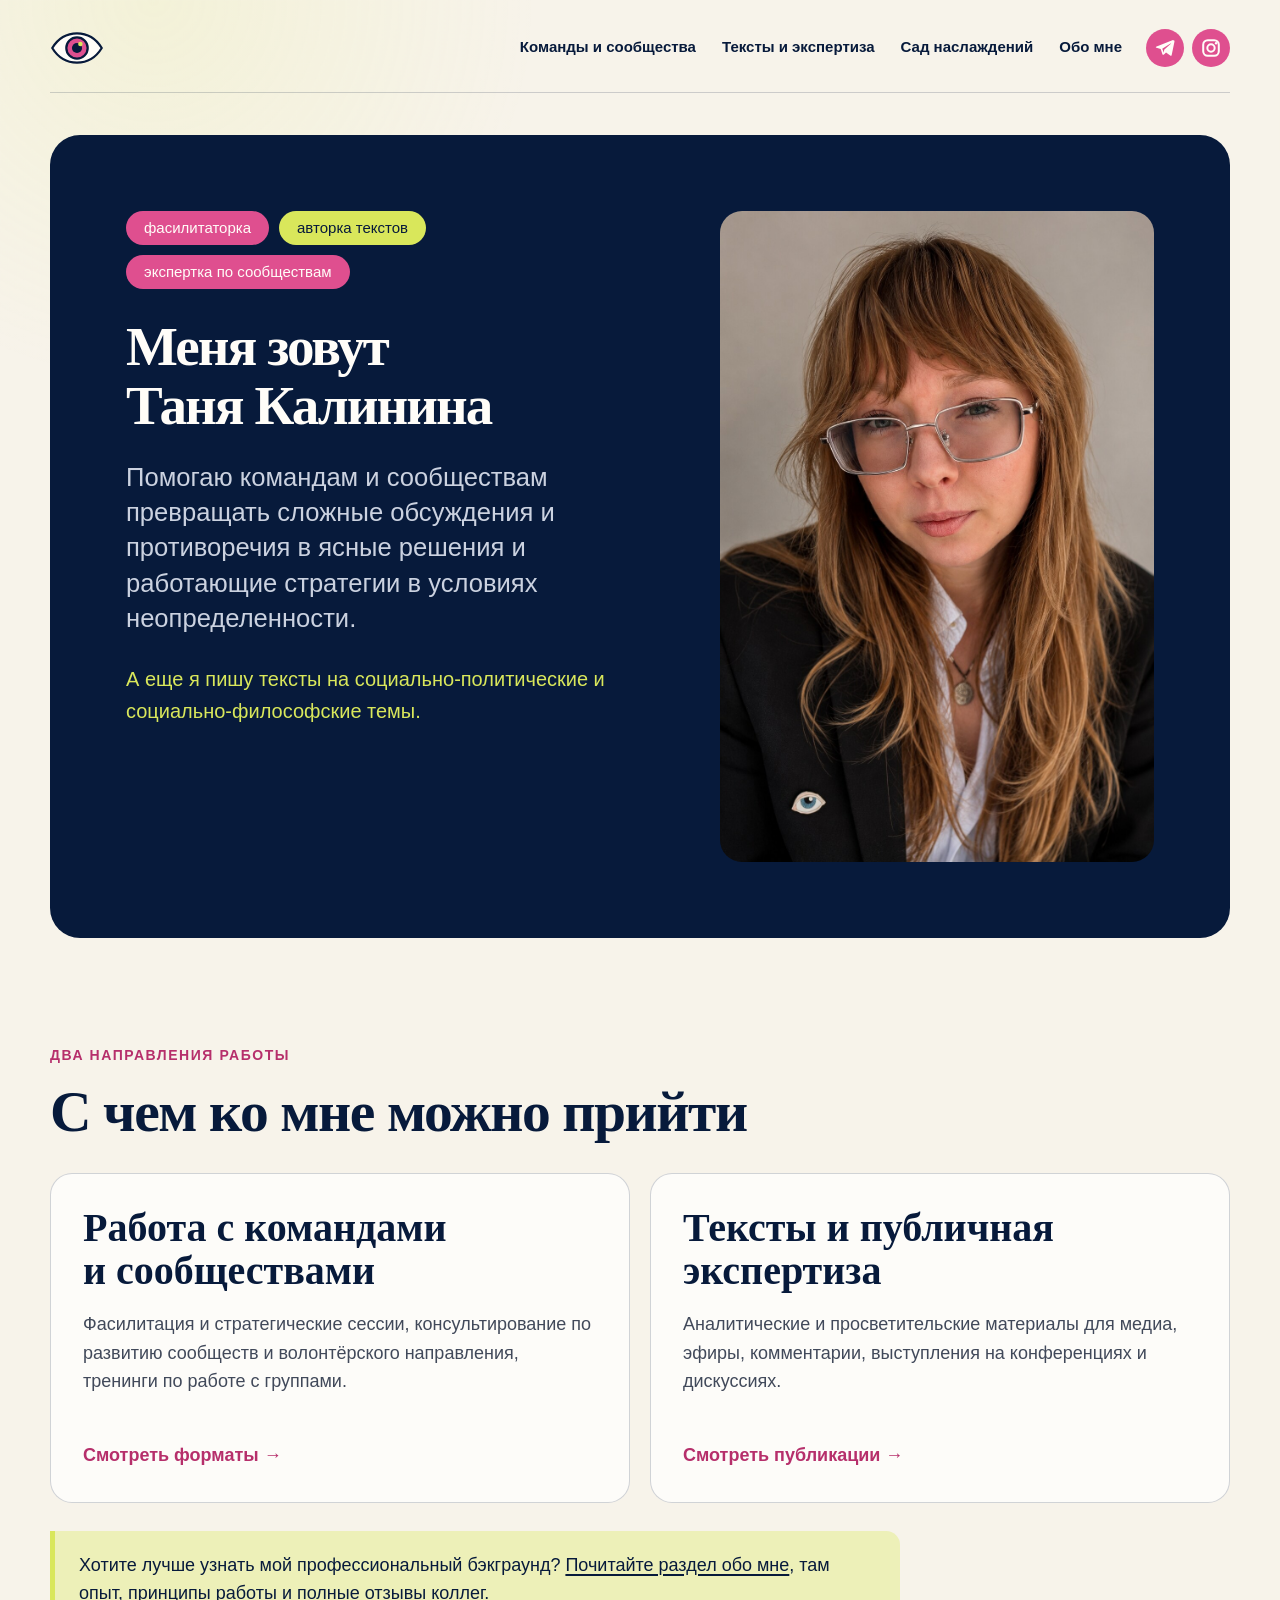
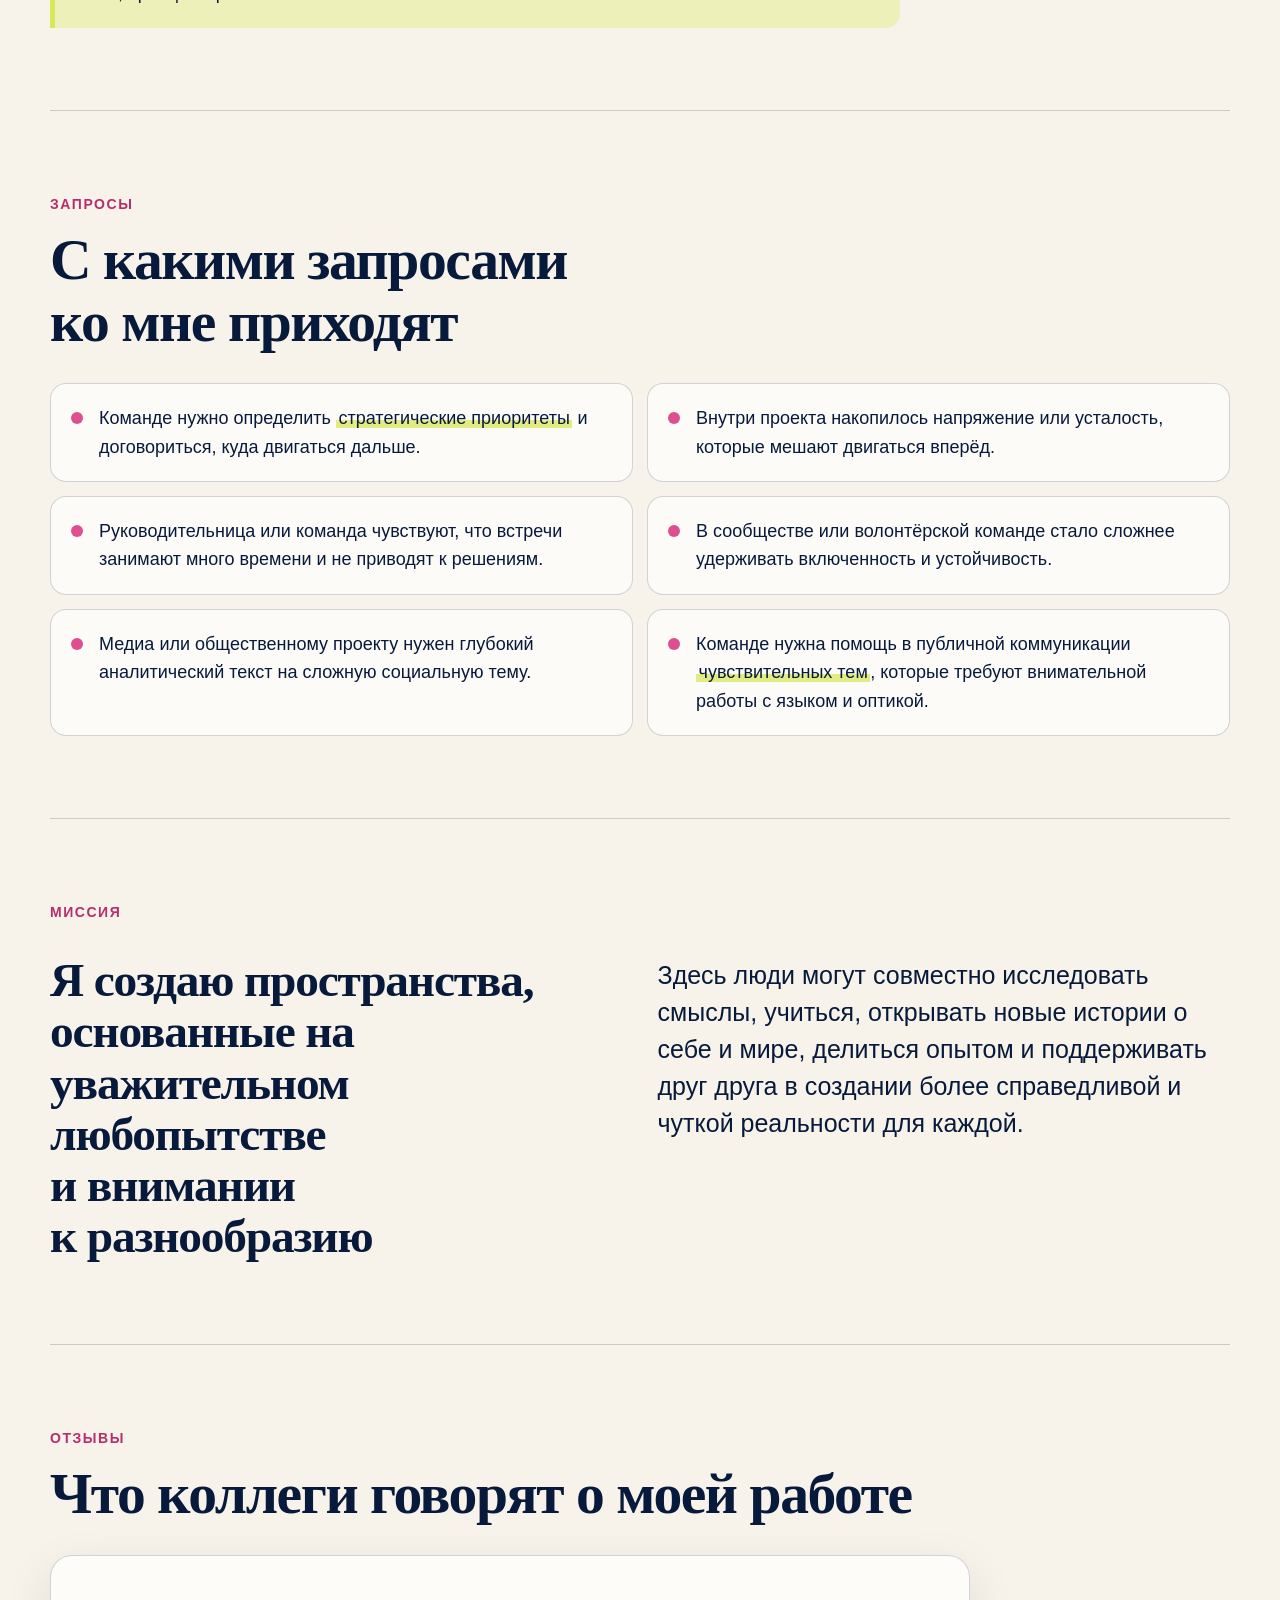
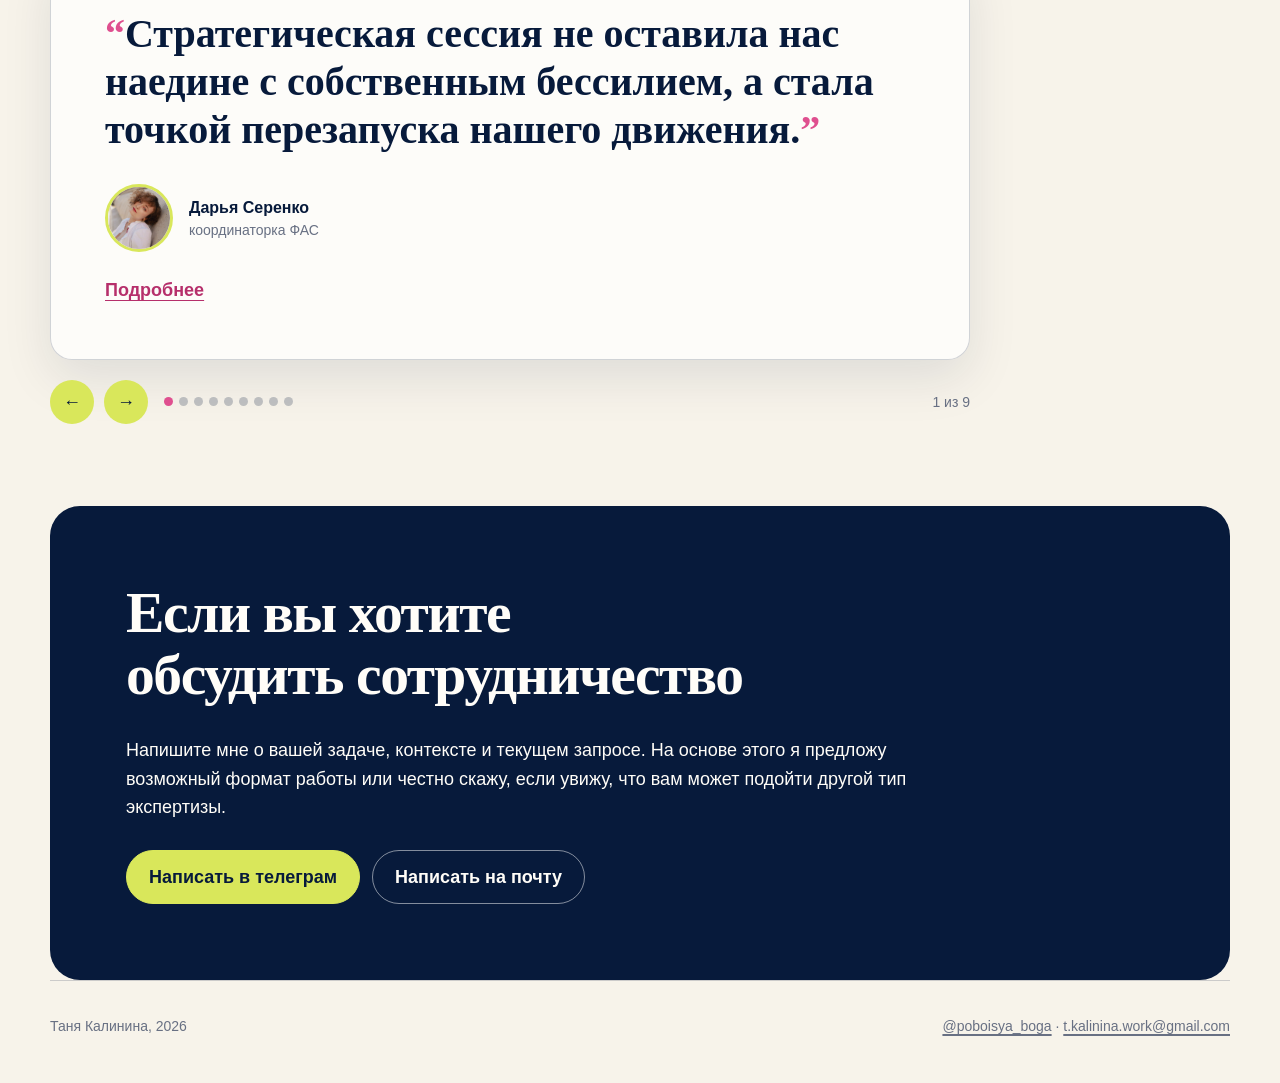
<file: index.html>
<!DOCTYPE html>
<html lang="ru">
<head>
<meta charset="utf-8">
<!-- Google Tag Manager -->
<script>(function(w,d,s,l,i){w[l]=w[l]||[];w[l].push({'gtm.start':
new Date().getTime(),event:'gtm.js'});var f=d.getElementsByTagName(s)[0],
j=d.createElement(s),dl=l!='dataLayer'?'&l='+l:'';j.async=true;j.src=
'https://www.googletagmanager.com/gtm.js?id='+i+dl;f.parentNode.insertBefore(j,f);
})(window,document,'script','dataLayer','GTM-56VS6ZNW');</script>
<!-- End Google Tag Manager -->

<meta name="viewport" content="width=device-width, initial-scale=1, viewport-fit=cover">
<title>Таня Калинина — фасилитаторка, авторка текстов</title>
<meta name="description" content="Помогаю командам и сообществам превращать сложные обсуждения и противоречия в ясные решения и работающие стратегии.">
<link rel="canonical" href="https://poboisyaboga.com/">
<link rel="icon" href="favicon.svg?v=2" type="image/svg+xml">
<link rel="icon" href="favicon-32.png?v=2" sizes="32x32" type="image/png">
<link rel="apple-touch-icon" href="apple-touch-icon.png?v=2">
<meta property="og:type" content="profile">
<meta property="og:locale" content="ru_RU">
<meta property="og:url" content="https://poboisyaboga.com/">
<meta property="og:title" content="Фасилитация, сообщества и тексты">
<meta property="og:description" content="Помогаю командам и сообществам превращать сложные обсуждения и противоречия в ясные решения и работающие стратегии.">
<meta property="og:image" content="https://poboisyaboga.com/og-cover.jpg">
<meta property="og:image:width" content="1200">
<meta property="og:image:height" content="630">
<meta property="og:image:alt" content="Таня Калинина, фасилитаторка и авторка текстов">
<meta name="twitter:card" content="summary_large_image">
<link rel="stylesheet" href="styles.css?v=10">
<script src="site.js?v=10" defer></script>
<script type="application/ld+json">
{
 "@context": "https://schema.org",
 "@type": "Person",
 "name": "Таня Калинина",
 "alternateName": "Татьяна Калинина",
 "url": "https://poboisyaboga.com/",
 "image": "https://poboisyaboga.com/img/portrait.jpg",
 "jobTitle": "Фасилитаторка, исследовательница социальных процессов, авторка текстов",
 "description": "Фасилитаторка и модераторка, экспертка по работе с сообществами и в сфере защиты прав женщин и квир-людей, авторка аналитических текстов для медиа.",
 "email": "mailto:t.kalinina.work@gmail.com",
 "knowsLanguage": [
  "ru",
  "en"
 ],
 "knowsAbout": [
  "фасилитация",
  "стратегические сессии",
  "развитие сообществ",
  "комьюнити-билдинг",
  "права женщин",
  "права квир-людей",
  "феминизм",
  "некоммерческий сектор",
  "работа с конфликтами"
 ],
 "sameAs": [
  "https://t.me/poboisya_boga"
 ],
 "worksFor": [
  {
   "@type": "Organization",
   "name": "Cheers Queers"
  },
  {
   "@type": "Organization",
   "name": "Лес рук"
  }
 ]
}
</script>
</head>
<body class="home-page">
<!-- Google Tag Manager (noscript) -->
<noscript><iframe src="https://www.googletagmanager.com/ns.html?id=GTM-56VS6ZNW"
height="0" width="0" style="display:none;visibility:hidden"></iframe></noscript>
<!-- End Google Tag Manager (noscript) -->

<a class="skip" href="#main">К основному содержанию</a>
<div class="wrap">

<div class="topbar">
  <a class="site-symbol" href="/" aria-label="На главную"><img src="eye-mark.svg" alt="" width="96" height="64"></a>
  <nav class="topnav" id="site-menu" aria-label="Разделы сайта">
    <a href="/teams/">Команды и сообщества</a>
    <a href="/texts/">Тексты и экспертиза</a>
    <a href="/lesbian_paradise/" data-track="garden_menu_click">Сад наслаждений</a>
    <a href="/about/">Обо мне</a>
  </nav>
  <nav class="header-socials" aria-label="Социальные сети">
    <a class="social-link telegram" href="https://t.me/vot_i_dumai" target="_blank" rel="noopener noreferrer" aria-label="Telegram"><img src="telegram-mark.svg" alt="" width="24" height="24"></a>
    <a class="social-link instagram" href="https://www.instagram.com/poboisya_boga/" target="_blank" rel="noopener noreferrer" aria-label="Instagram"><img src="instagram-mark.svg" alt="" width="24" height="24"></a>
  </nav>
  <button class="menu-toggle" type="button" aria-expanded="false" aria-controls="site-menu"><span class="menu-label">Меню</span><span class="menu-lines" aria-hidden="true"><i></i><i></i></span></button>
</div>

<main id="main">

<div class="night hero">
  <div>
    <div class="pills">
      <span class="pill">фасилитаторка</span>
      <span class="pill alt">авторка текстов</span>
      <span class="pill">экспертка по сообществам</span>
    </div>
    <h1>Меня зовут Таня Калинина</h1>
    <p class="lede">Помогаю командам и сообществам превращать сложные обсуждения и противоречия в ясные решения и работающие стратегии в условиях неопределенности.</p>
    <p class="second">А еще я пишу тексты на социально-политические и социально-философские темы.</p>
  </div>
  <div class="duplex"><img src="img/portrait.jpg" alt="Портрет Тани Калининой" width="900" height="1352"></div>
</div>

<section>
  <p class="eyebrow">Два направления работы</p>
  <h2>С чем ко мне можно прийти</h2>
  <div class="doors">
    <a class="door" href="/teams/">
      <div>
        <h3>Работа с командами и сообществами</h3>
        <p>Фасилитация и стратегические сессии, консультирование по развитию сообществ и волонтёрского направления, тренинги по работе с группами.</p>
      </div>
      <span class="go">Смотреть форматы</span>
    </a>
    <a class="door" href="/texts/">
      <div>
        <h3>Тексты и публичная экспертиза</h3>
        <p>Аналитические и просветительские материалы для медиа, эфиры, комментарии, выступления на конференциях и дискуссиях.</p>
      </div>
      <span class="go">Смотреть публикации</span>
    </a>
  </div>
  <p class="inline-cta">Хотите лучше узнать мой профессиональный бэкграунд? <a href="/about/">Почитайте раздел обо мне</a>, там опыт, принципы работы и полные отзывы коллег.</p>
</section>

<section class="grid">
  <p class="eyebrow">Запросы</p>
  <h2>С какими запросами ко мне приходят</h2>
  <ul class="talk">
    <li>Команде нужно определить <span class="mk">стратегические приоритеты</span> и договориться, куда двигаться дальше.</li>
    <li>Внутри проекта накопилось напряжение или усталость, которые мешают двигаться вперёд.</li>
    <li>Руководительница или команда чувствуют, что встречи занимают много времени и не приводят к решениям.</li>
    <li>В сообществе или волонтёрской команде стало сложнее удерживать включенность и устойчивость.</li>
    <li>Медиа или общественному проекту нужен глубокий аналитический текст на сложную социальную тему.</li>
    <li>Команде нужна помощь в публичной коммуникации <span class="mk">чувствительных тем</span>, которые требуют внимательной работы с языком и оптикой.</li>
  </ul>
</section>

<section class="statement">
  <p class="eyebrow">Миссия</p>
  <h2 class="prose">Я создаю пространства, основанные на уважительном любопытстве и внимании к разнообразию</h2>
  <p class="lead">Здесь люди могут совместно исследовать смыслы, учиться, открывать новые истории о себе и мире, делиться опытом и поддерживать друг друга в создании более справедливой и чуткой реальности для каждой.</p>
</section>

<section>
  <p class="eyebrow">Отзывы</p>
  <h2>Что коллеги говорят о моей работе</h2>

  <div class="slider" id="rev">
    <div class="slides">

      <div class="slide on" role="group" aria-label="Отзыв 1 из 9">
        <div class="card">
          <blockquote>Стратегическая сессия не оставила нас наедине с собственным бессилием, а стала точкой перезапуска нашего движения.</blockquote>
          <div class="said"><img src="img/people/serenko.jpg" alt="Дарья Серенко" width="220" height="220" loading="lazy"><p class="who"><b>Дарья Серенко</b>координаторка ФАС</p></div>
          <button class="toggle" type="button">Подробнее</button>
          <div class="more">
            <p>Фасилитационная работа Тани пришлась на очень сложное время в нашей организации, мы были в глубоком кризисе. Перед нами стояла задача не просто пройти через стратсессию, а сделать это реалистично, соотносясь с нашими небольшими силами и мощным выгоранием. Татьяна с вниманием и чуткостью подошла к нашему состоянию.</p>
            <p>Таня для меня образец профессионалки в секторе. На время стратсессии она была для нас фигурой эмоционально-доступного надежного взрослого человека, на которого можно было опереться. Стратсессия оказала не только организационный эффект, но и терапевтический, стало легче взаимодействовать в коллективе и легче планировать будущее.</p>
          </div>
        </div>
      </div>

      <div class="slide" role="group" aria-label="Отзыв 2 из 9">
        <div class="card">
          <blockquote>Нам удалось совершить качественный переход от растерянности к структуре. Теперь у нас есть четкий план работы на год.</blockquote>
          <div class="said"><img src="img/people/library.jpg" alt="Библиотека им. Дж. Оруэлла" width="220" height="220" loading="lazy"><p class="who"><b>Библиотека им. Дж. Оруэлла</b>Иваново, Россия</p></div>
          <button class="toggle" type="button">Подробнее</button>
          <div class="more">
            <p>В начале нашего взаимодействия библиотека находилась в состоянии глубокого кризиса. Оставшись без формального лидера и финансовой поддержки, мы столкнулись с реальной угрозой закрытия.</p>
            <p>В работе Татьяны для нас наиболее ценным стало сочетание мягкой настойчивости и четкой системности. Татьяна как наставница направляла нас так бережно, что мы сами, как будто незаметно для себя, обнаружили свои сильные стороны. Мы перестали быть просто группой людей и стали сплоченным коллективом с понятным распределением ролей.</p>
          </div>
        </div>
      </div>

      <div class="slide" role="group" aria-label="Отзыв 3 из 9">
        <div class="card">
          <blockquote>Таня соединяет качества, которые очень редко встречаются вместе. Понимание правозащитной повестки, системность мышления и умение превращать идеи в работающие решения.</blockquote>
          <div class="said"><img src="img/people/rivina.jpg" alt="Анна Ривина" width="220" height="220" loading="lazy"><p class="who"><b>Анна Ривина</b>кандидатка юридических наук, основательница Насилию.нет</p></div>
          <button class="toggle" type="button">Подробнее</button>
          <div class="more">
            <p>Для меня её сильная сторона в том, что она умеет глубоко анализировать проблему, увидеть её в широком контексте и при этом очень внимательно относиться ко всем участникам процесса, и к команде, и к людям, для которых создается проект или программа.</p>
            <p>Я бы особенно рекомендовала Таню для задач, где нужно соединить стратегическое видение, бережный подход и практическую реализацию, от концепции и анализа до выбора конкретных инструментов и запуска решений. Работать с Таней большая удача.</p>
          </div>
        </div>
      </div>

      <div class="slide" role="group" aria-label="Отзыв 4 из 9">
        <div class="card">
          <blockquote>Таня задаёт очень точные вопросы, которые помогают человеку рассказать свою историю через чувства, а не через последовательность событий.</blockquote>
          <div class="said"><img src="img/people/yurova.jpg" alt="Надежда Юрова" width="220" height="220" loading="lazy"><p class="who"><b>Надежда Юрова</b>ведущая ютуб-канала Новой газеты Европа</p></div>
          <button class="toggle" type="button">Подробнее</button>
          <div class="more">
            <p>Профессиональная сила Тани, на мой взгляд, в глубокой теоретической экспертизе. Меня всегда восхищает её исследовательская база и умение интегрировать её в реальную жизнь, делая не сухой, а по-настоящему прикладной и видимой.</p>
            <p>Таня бережна с точки зрения этики. Я знаю, что могу целиком доверить ей тему, где нужен особый подход к человеку со сложной жизненной историей, и это будет сделано очень аккуратно.</p>
          </div>
        </div>
      </div>

      <div class="slide" role="group" aria-label="Отзыв 5 из 9">
        <div class="card">
          <blockquote>Особенно ценным в нашей работе считаю сочетание мощной аналитики с добрым, человеческим подходом.</blockquote>
          <div class="said"><img src="img/people/polozkova.jpg" alt="Анастасия Полозкова" width="220" height="220" loading="lazy"><p class="who"><b>Анастасия Полозкова</b>журналистка, редакторка и фем-активистка</p></div>
          <button class="toggle" type="button">Подробнее</button>
          <div class="more">
            <p>Мы работали вместе в помогающей организации, а потом над материалом для «После.Медиа» о положении лесбиянок в России. Таня подготовила очень качественный и вдумчивый материал.</p>
            <p>Её подход выделяет человечность, живость и энтузиазм. Помимо профессиональных навыков, её очень выделяют человеческие качества, работать вместе комфортно, любая задача превращается в приятный процесс.</p>
          </div>
        </div>
      </div>

      <div class="slide" role="group" aria-label="Отзыв 6 из 9">
        <div class="card">
          <blockquote>Это была самая эффективная фасилитационная работа, которую я видела за последние 8 лет.</blockquote>
          <div class="said"><img src="img/people/vyahoreva.jpg" alt="Виктория Вяхорева" width="220" height="220" loading="lazy"><p class="who"><b>Виктория Вяхорева</b>коммуникации и фандрайзинг в НКО</p></div>
          <button class="toggle" type="button">Подробнее</button>
          <div class="more">
            <p>Организация была по-настоящему тяжелым случаем. Распределенная команда людей из 7 разных стран, больше половины сотрудников никогда не виделись лично, не было опыта оформленной стратегии, хаос царил примерно во всех направлениях.</p>
            <p>Тане удалось не поддаваться общему пессимистичному направлению, выстроить коммуникацию буквально со всеми стейкхолдерами, даже теми, кто был очень скептически настроен, вовлечь в процесс всю команду и закрепить ответственность за каждой.</p>
          </div>
        </div>
      </div>

      <div class="slide" role="group" aria-label="Отзыв 7 из 9">
        <div class="card">
          <blockquote>Таня видит и людей, и процессы, и цели проекта и умеет связывать всё это между собой, сохраняя внимательность к участницам и контексту.</blockquote>
          <div class="said"><img src="img/people/zakirova.jpg" alt="Лена Закирова" width="220" height="220" loading="lazy"><p class="who"><b>Лена Закирова</b>координатор программ в digital и social impact</p></div>
          <button class="toggle" type="button">Подробнее</button>
          <div class="more">
            <p>Мне очень нравится сочетание гибкости и структурности, Таня хорошо держит рамку проектов и одновременно умеет адаптироваться к ограничениям и быстро реагировать на изменения.</p>
            <p>Я бы рекомендовала обратиться к Тане за фасилитацией процессов или консультацией по коммуникации, особенно если нужно запустить сложное сообщество, навести порядок в процессах или выстроить работу в команде.</p>
          </div>
        </div>
      </div>

      <div class="slide" role="group" aria-label="Отзыв 8 из 9">
        <div class="card">
          <blockquote>По итогам сессии у нас получился конкретный документ. Он отражал абсолютно всё, что мы обсуждали. Как в игре в испорченный телефон, только наоборот.</blockquote>
          <div class="said"><img src="img/people/dzhordzhevich.jpg" alt="Александра Джорджевич" width="220" height="220" loading="lazy"><p class="who"><b>Александра Джорджевич</b>PR-специалистка для impact-бизнеса и НКО</p></div>
          <button class="toggle" type="button">Подробнее</button>
          <div class="more">
            <p>У меня были предубеждения насчёт фасилитации, так как до этого я участвовала в стратегической сессии только один раз, и мне не очень понравилось, потому что никакого конкретного результата на выходе не было.</p>
            <p>В результате появилось понимание, сложилась структура в голове, были прописаны роли и возник фундамент для дальнейшей работы. Происходящее больше напоминало настоящую работу, чем игру.</p>
          </div>
        </div>
      </div>

      <div class="slide" role="group" aria-label="Отзыв 9 из 9">
        <div class="card">
          <blockquote>Самым ценным оказалось сочетание профессиональной точности и человеческого уважения. Это редкое сочетание.</blockquote>
          <div class="said"><img src="img/people/filippova.jpg" alt="Елена Филиппова" width="220" height="220" loading="lazy"><p class="who"><b>Елена Филиппова</b>издатель Perito, основательница книжного клуба «После Слов»</p></div>
          <button class="toggle" type="button">Подробнее</button>
          <div class="more">
            <p>Мы запускали книжный клуб при Perito и с самого начала понимали, что это не просто развлекательный формат. Нам была нужна помощь в выстраивании системы коммуникации внутри клуба: как вести обсуждения, как модерировать разговор, как создавать безопасную атмосферу — и при этом сохранять пространство для живого, честного высказывания.</p>
            <p>Таня помогла нам иначе посмотреть на задачу: вместо строгих правил — коммуникационная рамка, достаточно понятная, чтобы на неё опереться, и достаточно уважительная, чтобы не разрушать доверие к аудитории. При этом работа не оставалась на уровне общих рассуждений — Таня давала конкретные инструменты: как начинать обсуждение, как задавать тон, как учитывать групповую динамику.</p>
          </div>
        </div>
      </div>

    </div>

    <div class="rail">
      <button class="arrow" type="button" data-step="-1" aria-label="Предыдущий отзыв">←</button>
      <button class="arrow" type="button" data-step="1" aria-label="Следующий отзыв">→</button>
      <div class="dots" role="tablist" aria-label="Отзывы"></div>
      <span class="count"></span>
    </div>
  </div>
</section>

<section class="night">
  <h2>Если вы хотите обсудить сотрудничество</h2>
  <p class="prose">Напишите мне о вашей задаче, контексте и текущем запросе. На основе этого я предложу возможный формат работы или честно скажу, если увижу, что вам может подойти другой тип экспертизы.</p>
  <div class="cta-row">
    <a class="btn" href="https://t.me/poboisya_boga">Написать в телеграм</a>
    <a class="btn ghost" href="mailto:t.kalinina.work@gmail.com">Написать на почту</a>
  </div>
</section>

</main>

<footer>
  <span>Таня Калинина, 2026</span>
  <span><a href="https://t.me/poboisya_boga">@poboisya_boga</a> · <a href="mailto:t.kalinina.work@gmail.com">t.kalinina.work@gmail.com</a></span>
</footer>

</div>
<script>
(function(){
  var root=document.getElementById('rev');
  if(!root) return;
  var slides=[].slice.call(root.querySelectorAll('.slide'));
  var dots=root.querySelector('.dots');
  var count=root.querySelector('.count');
  var i=0;
  slides.forEach(function(s,n){
    var d=document.createElement('button');
    d.className='dot'; d.type='button'; d.setAttribute('role','tab');
    d.setAttribute('aria-label','Отзыв '+(n+1));
    d.addEventListener('click',function(){go(n)});
    dots.appendChild(d);
  });
  root.querySelectorAll('.arrow').forEach(function(b){
    b.addEventListener('click',function(){go(i+Number(b.dataset.step))});
  });
  root.querySelectorAll('.toggle').forEach(function(b){
    b.addEventListener('click',function(){
      var card=b.closest('.card');
      var open=card.classList.toggle('open');
      b.textContent=open?'Свернуть':'Подробнее';
    });
  });
  function go(n){
    i=(n+slides.length)%slides.length;
    slides.forEach(function(s,k){
      s.classList.toggle('on',k===i);
      var card=s.querySelector('.card');
      card.classList.remove('open');
      card.querySelector('.toggle').textContent='Подробнее';
    });
    [].slice.call(dots.children).forEach(function(d,k){
      d.setAttribute('aria-selected',k===i?'true':'false');
    });
    count.textContent=(i+1)+' из '+slides.length;
  }
  go(0);
})();
</script>
</body>
</html>
</file>
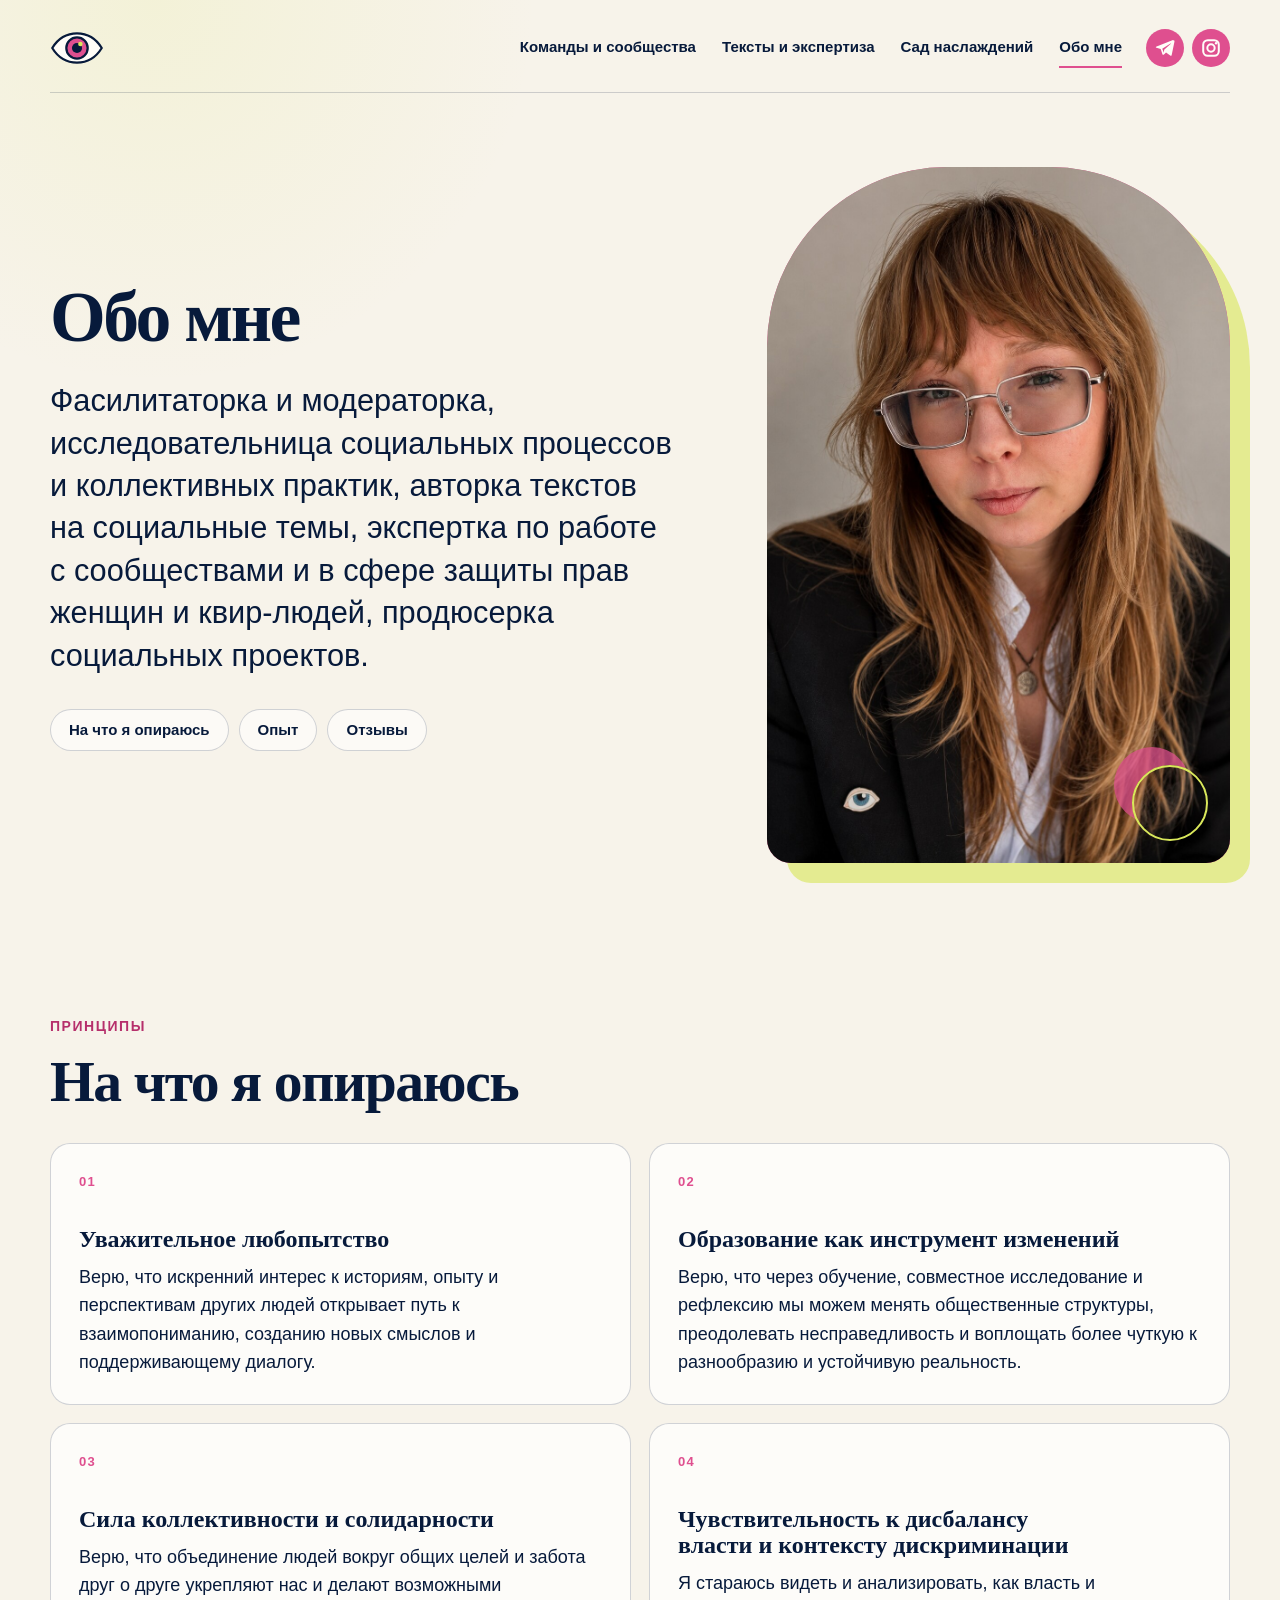
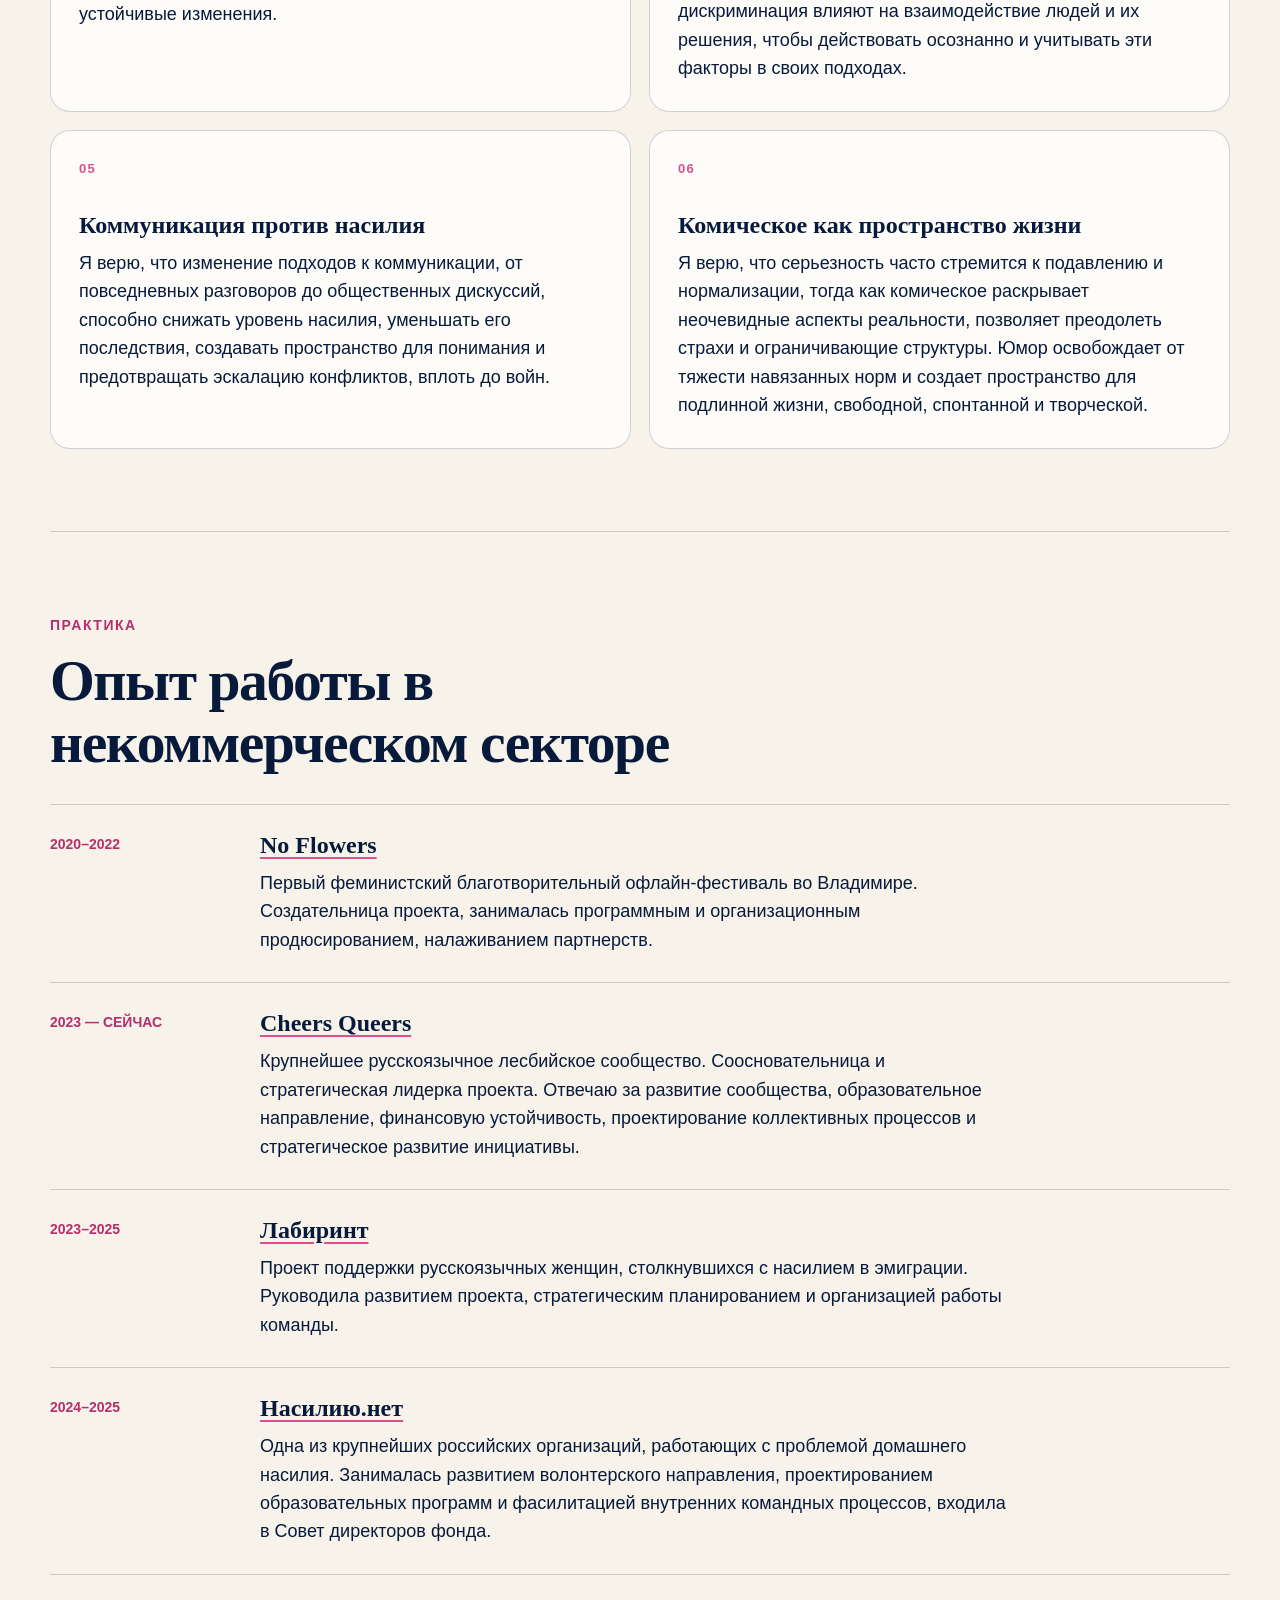
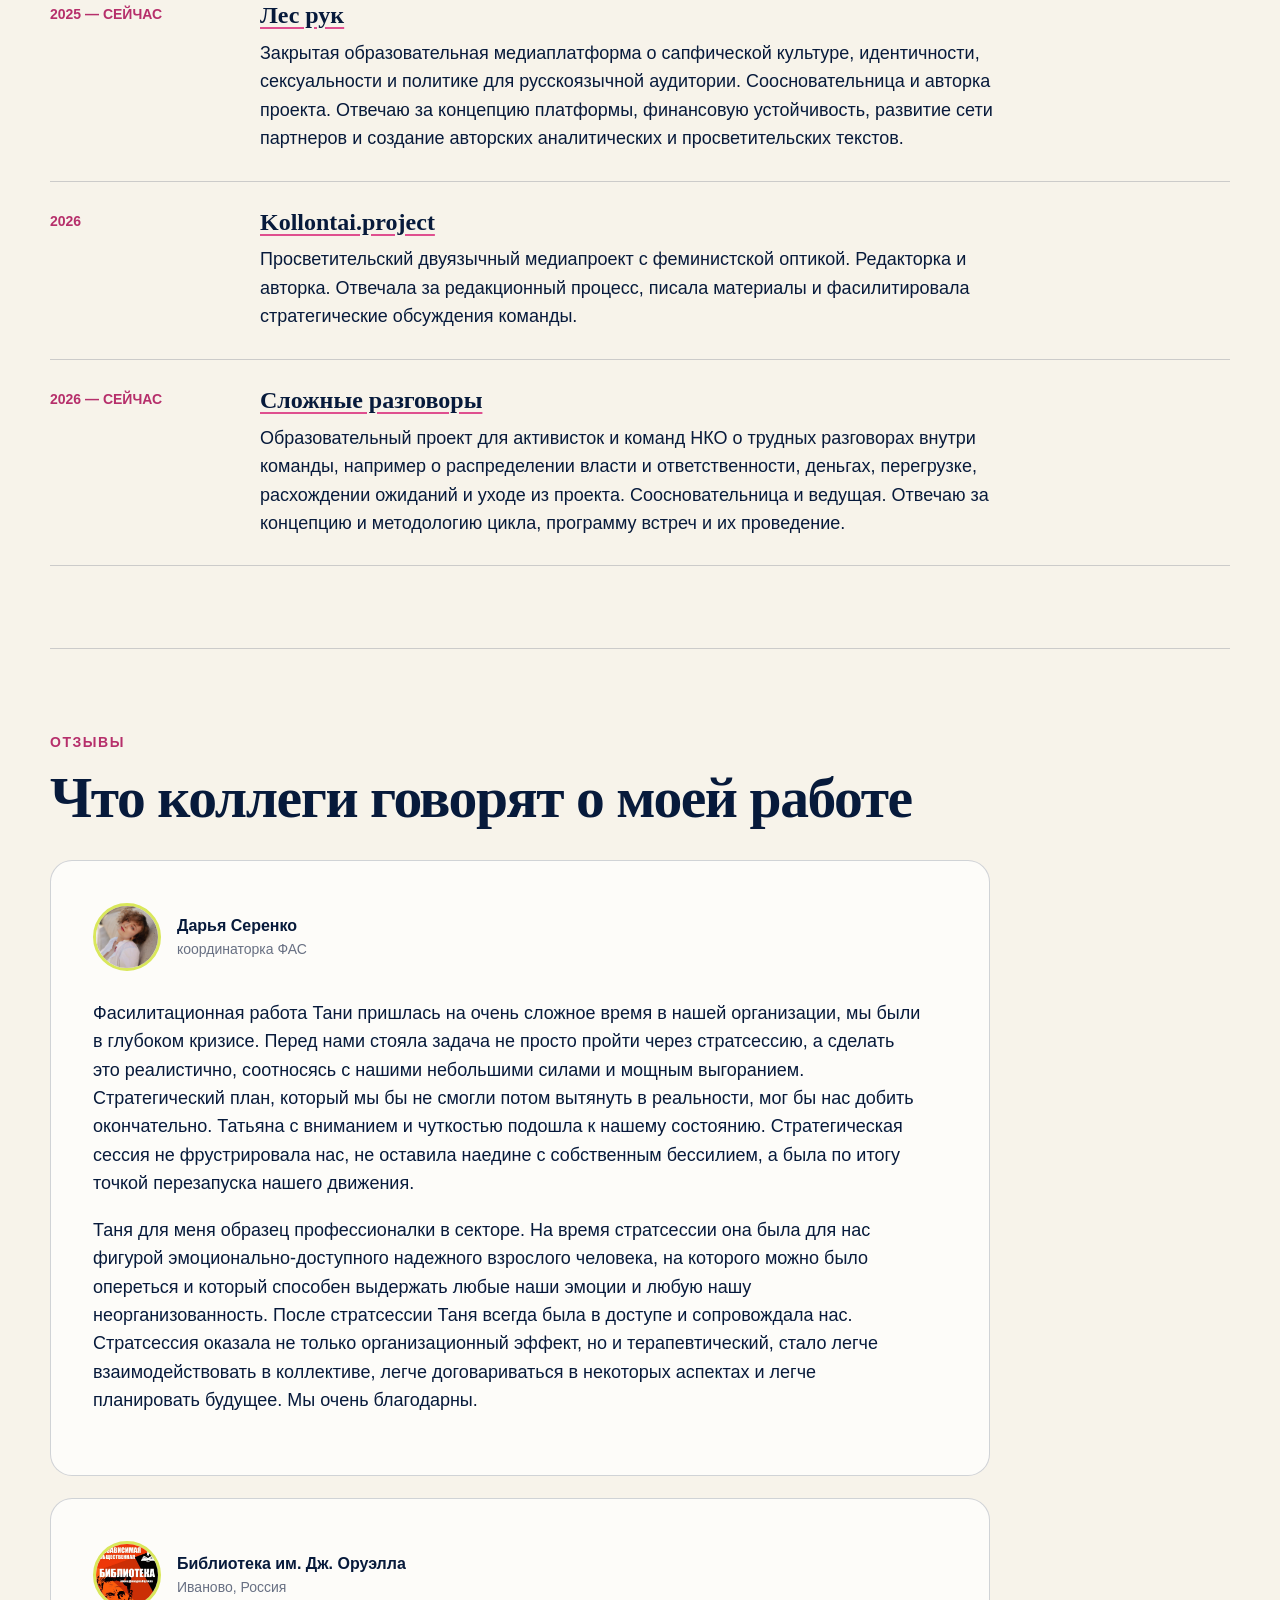
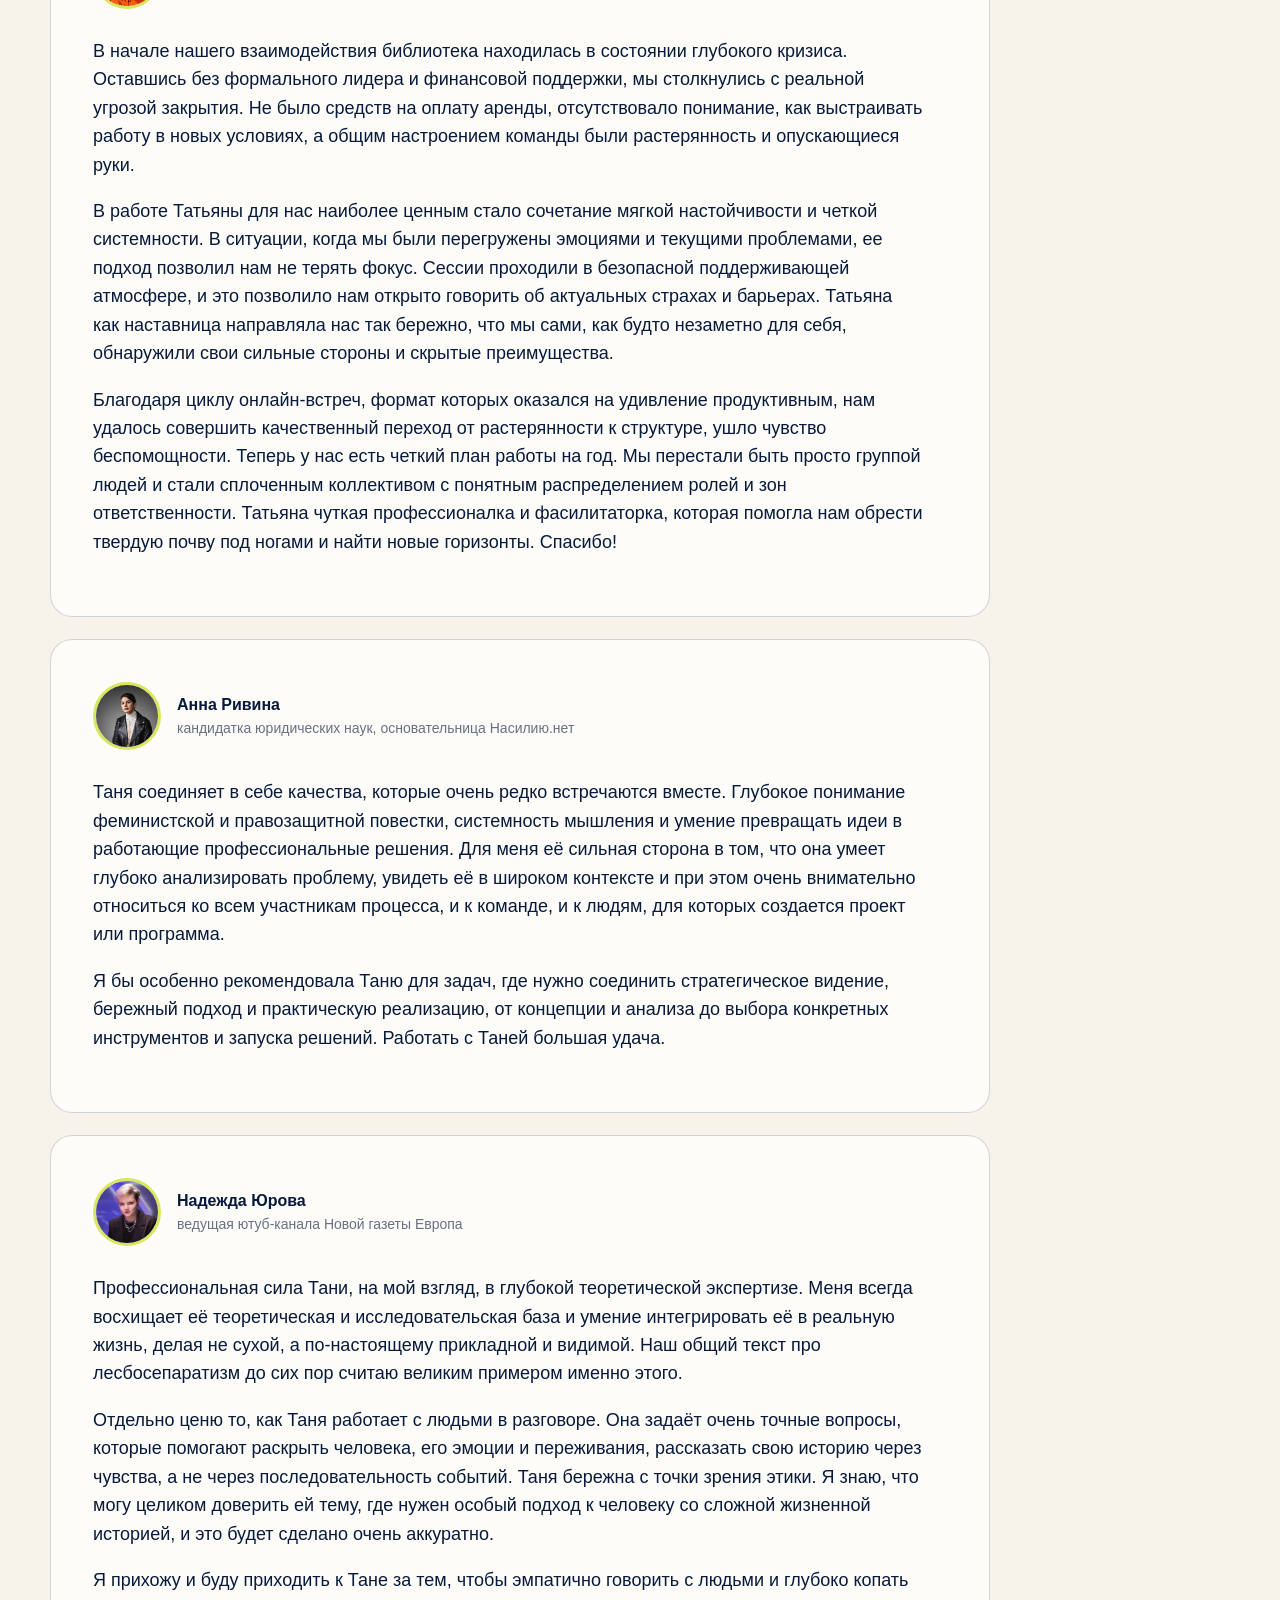
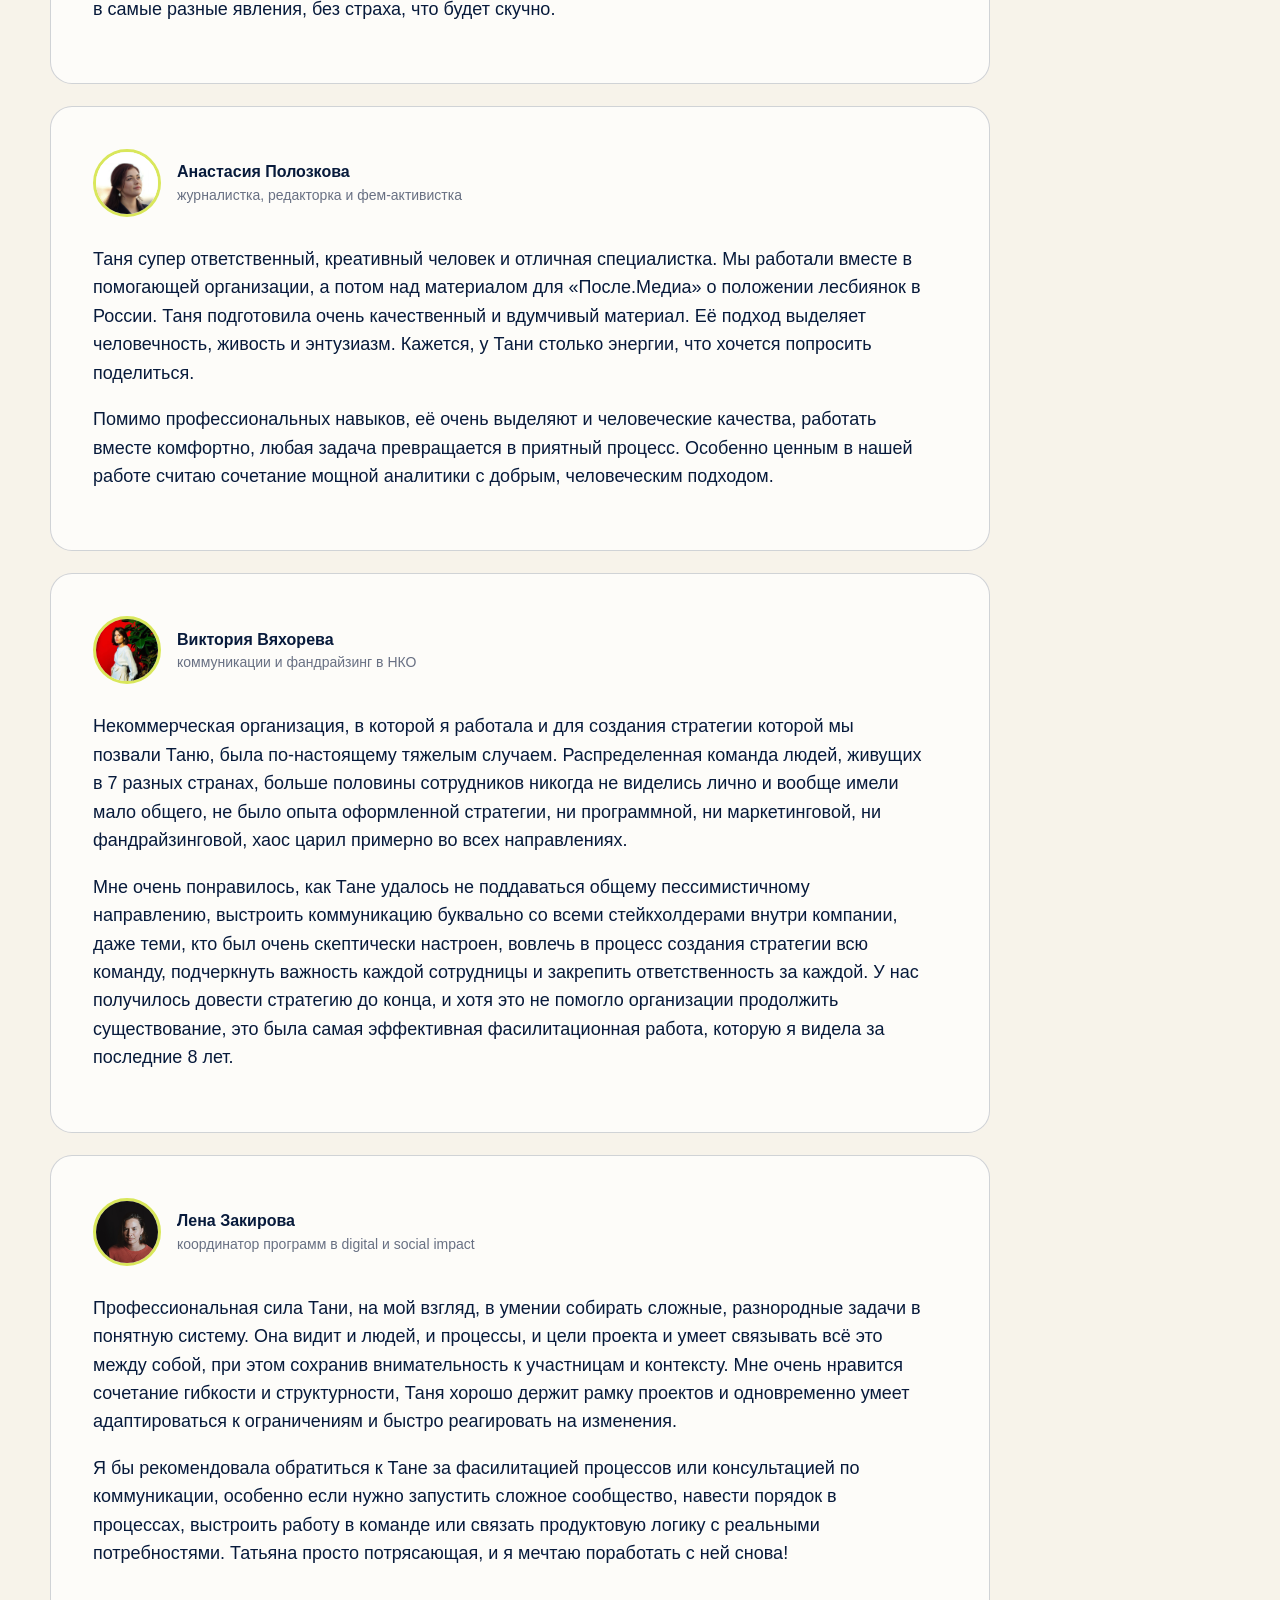
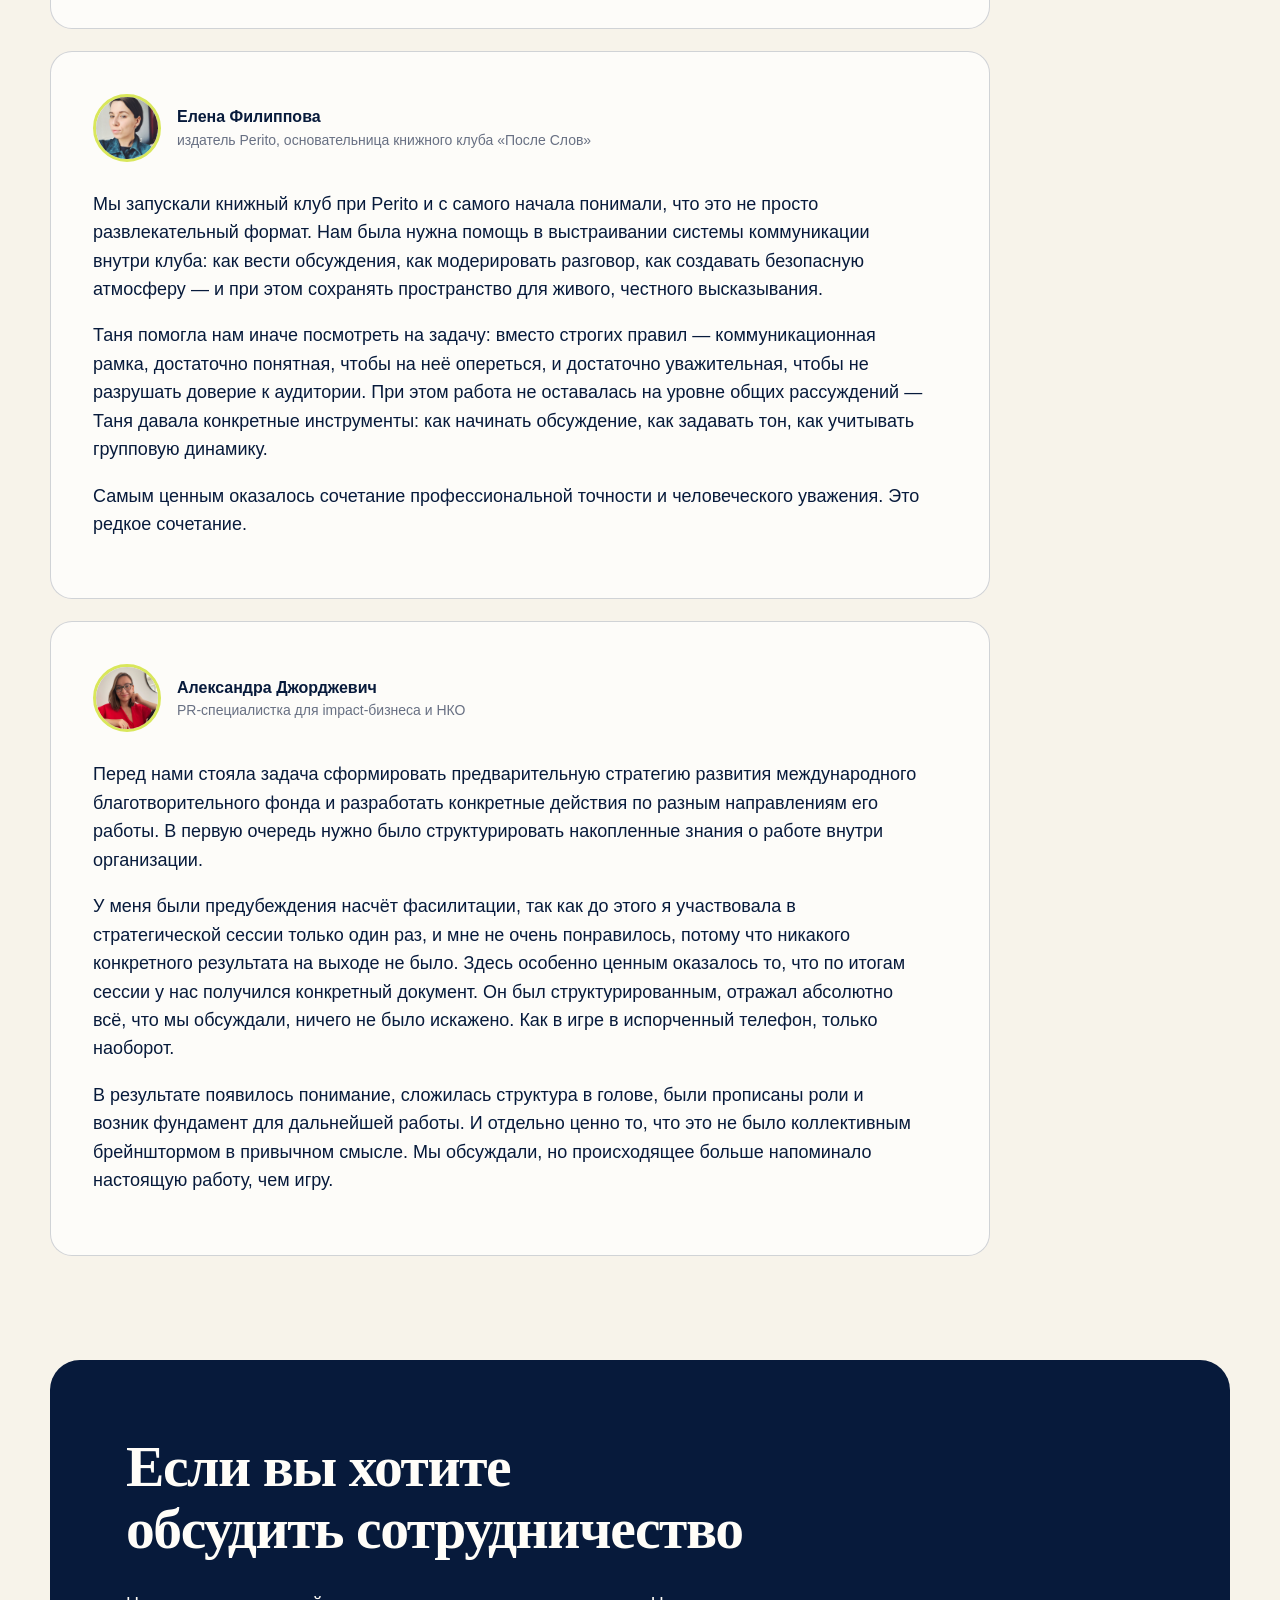
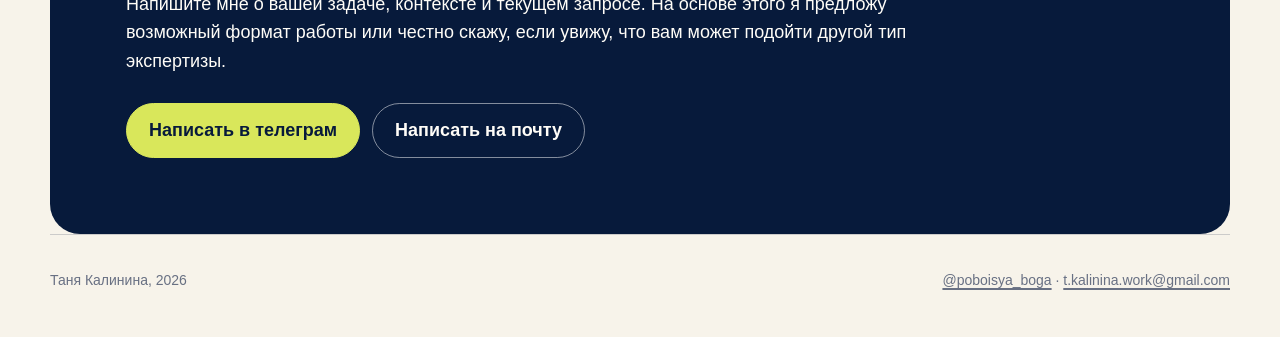
<file: about/index.html>
<!DOCTYPE html>
<html lang="ru">
<head>
<meta charset="utf-8">
<!-- Google Tag Manager -->
<script>(function(w,d,s,l,i){w[l]=w[l]||[];w[l].push({'gtm.start':
new Date().getTime(),event:'gtm.js'});var f=d.getElementsByTagName(s)[0],
j=d.createElement(s),dl=l!='dataLayer'?'&l='+l:'';j.async=true;j.src=
'https://www.googletagmanager.com/gtm.js?id='+i+dl;f.parentNode.insertBefore(j,f);
})(window,document,'script','dataLayer','GTM-56VS6ZNW');</script>
<!-- End Google Tag Manager -->

<meta name="viewport" content="width=device-width, initial-scale=1, viewport-fit=cover">
<title>Обо мне — Таня Калинина</title>
<meta name="description" content="Принципы работы, опыт в некоммерческом секторе и полные отзывы коллег.">
<link rel="canonical" href="https://poboisyaboga.com/about/">
<link rel="icon" href="/favicon.svg?v=2" type="image/svg+xml">
<link rel="icon" href="/favicon-32.png?v=2" sizes="32x32" type="image/png">
<link rel="apple-touch-icon" href="/apple-touch-icon.png?v=2">
<meta property="og:type" content="website">
<meta property="og:locale" content="ru_RU">
<meta property="og:url" content="https://poboisyaboga.com/about/">
<meta property="og:title" content="Обо мне и моём опыте">
<meta property="og:description" content="Принципы работы, опыт в некоммерческом секторе и полные отзывы коллег.">
<meta property="og:image" content="https://poboisyaboga.com/og-cover.jpg">
<meta property="og:image:width" content="1200">
<meta property="og:image:height" content="630">
<meta property="og:image:alt" content="Таня Калинина, фасилитаторка и авторка текстов">
<meta name="twitter:card" content="summary_large_image">
<link rel="stylesheet" href="/styles.css?v=10">
<script src="/site.js?v=10" defer></script>
<script type="application/ld+json">
{
 "@context": "https://schema.org",
 "@type": "Person",
 "name": "Таня Калинина",
 "alternateName": "Татьяна Калинина",
 "url": "https://poboisyaboga.com/",
 "image": "https://poboisyaboga.com/img/portrait.jpg",
 "jobTitle": "Фасилитаторка, исследовательница социальных процессов, авторка текстов",
 "description": "Фасилитаторка и модераторка, экспертка по работе с сообществами и в сфере защиты прав женщин и квир-людей, авторка аналитических текстов для медиа.",
 "email": "mailto:t.kalinina.work@gmail.com",
 "knowsLanguage": [
  "ru",
  "en"
 ],
 "knowsAbout": [
  "фасилитация",
  "стратегические сессии",
  "развитие сообществ",
  "комьюнити-билдинг",
  "права женщин",
  "права квир-людей",
  "феминизм",
  "некоммерческий сектор",
  "работа с конфликтами"
 ],
 "sameAs": [
  "https://t.me/poboisya_boga"
 ],
 "worksFor": [
  {
   "@type": "Organization",
   "name": "Cheers Queers"
  },
  {
   "@type": "Organization",
   "name": "Лес рук"
  }
 ]
}
</script>
</head>
<body class="about-page">
<!-- Google Tag Manager (noscript) -->
<noscript><iframe src="https://www.googletagmanager.com/ns.html?id=GTM-56VS6ZNW"
height="0" width="0" style="display:none;visibility:hidden"></iframe></noscript>
<!-- End Google Tag Manager (noscript) -->

<a class="skip" href="#main">К основному содержанию</a>
<div class="wrap">

<div class="topbar">
  <a class="site-symbol" href="/" aria-label="На главную"><img src="/eye-mark.svg" alt="" width="96" height="64"></a>
  <nav class="topnav" id="site-menu" aria-label="Разделы сайта">
    <a href="/teams/">Команды и сообщества</a>
    <a href="/texts/">Тексты и экспертиза</a>
    <a href="/lesbian_paradise/" data-track="garden_menu_click">Сад наслаждений</a>
    <a href="/about/" aria-current="page">Обо мне</a>
  </nav>
  <nav class="header-socials" aria-label="Социальные сети">
    <a class="social-link telegram" href="https://t.me/vot_i_dumai" target="_blank" rel="noopener noreferrer" aria-label="Telegram"><img src="/telegram-mark.svg" alt="" width="24" height="24"></a>
    <a class="social-link instagram" href="https://www.instagram.com/poboisya_boga/" target="_blank" rel="noopener noreferrer" aria-label="Instagram"><img src="/instagram-mark.svg" alt="" width="24" height="24"></a>
  </nav>
  <button class="menu-toggle" type="button" aria-expanded="false" aria-controls="site-menu"><span class="menu-label">Меню</span><span class="menu-lines" aria-hidden="true"><i></i><i></i></span></button>
</div>

<main id="main">
<header class="page-intro about-intro">
  <div class="page-intro-copy">
    <h1 class="page">Обо мне</h1>
    <p class="lead">Фасилитаторка и модераторка, исследовательница социальных процессов и коллективных практик, авторка текстов на социальные темы, экспертка по работе с сообществами и в сфере защиты прав женщин и квир-людей, продюсерка социальных проектов.</p>
    <nav class="anchors" aria-label="Разделы страницы">
      <a href="#creed">На что я опираюсь</a>
      <a href="#experience">Опыт</a>
      <a href="#reviews">Отзывы</a>
    </nav>
  </div>
  <figure class="about-portrait"><img src="/img/portrait.jpg" alt="Портрет Тани Калининой" width="900" height="1352"></figure>
</header>

<section id="creed">
  <p class="eyebrow">Принципы</p>
  <h2>На что я опираюсь</h2>
  <ol class="creed">
    <li><h4>Уважительное любопытство</h4><p>Верю, что искренний интерес к историям, опыту и перспективам других людей открывает путь к взаимопониманию, созданию новых смыслов и поддерживающему диалогу.</p></li>
    <li><h4>Образование как инструмент изменений</h4><p>Верю, что через обучение, совместное исследование и рефлексию мы можем менять общественные структуры, преодолевать несправедливость и воплощать более чуткую к разнообразию и устойчивую реальность.</p></li>
    <li><h4>Сила коллективности и солидарности</h4><p>Верю, что объединение людей вокруг общих целей и забота друг о друге укрепляют нас и делают возможными устойчивые изменения.</p></li>
    <li><h4>Чувствительность к дисбалансу власти и контексту дискриминации</h4><p>Я стараюсь видеть и анализировать, как власть и дискриминация влияют на взаимодействие людей и их решения, чтобы действовать осознанно и учитывать эти факторы в своих подходах.</p></li>
    <li><h4>Коммуникация против насилия</h4><p>Я верю, что изменение подходов к коммуникации, от повседневных разговоров до общественных дискуссий, способно снижать уровень насилия, уменьшать его последствия, создавать пространство для понимания и предотвращать эскалацию конфликтов, вплоть до войн.</p></li>
    <li><h4>Комическое как пространство жизни</h4><p>Я верю, что серьезность часто стремится к подавлению и нормализации, тогда как комическое раскрывает неочевидные аспекты реальности, позволяет преодолеть страхи и ограничивающие структуры. Юмор освобождает от тяжести навязанных норм и создает пространство для подлинной жизни, свободной, спонтанной и творческой.</p></li>
  </ol>
</section>

<section id="experience">
  <p class="eyebrow">Практика</p>
  <h2>Опыт работы в некоммерческом секторе</h2>
  <ul class="years">
    <li><span class="when">2020–2022</span><div><h4><a href="https://kluch.media/materials/bez-prazdnika-milykh-dam-seksizma-i-stereotipov-feministskiy-festival-no-flowers-fest/" target="_blank" rel="noopener noreferrer">No Flowers</a></h4><p>Первый феминистский благотворительный офлайн-фестиваль во Владимире. Создательница проекта, занималась программным и организационным продюсированием, налаживанием партнерств.</p></div></li>
    <li><span class="when">2023 — сейчас</span><div><h4><a href="https://cheersdykes.com/" target="_blank" rel="noopener noreferrer">Cheers Queers</a></h4><p>Крупнейшее русскоязычное лесбийское сообщество. Соосновательница и стратегическая лидерка проекта. Отвечаю за развитие сообщества, образовательное направление, финансовую устойчивость, проектирование коллективных процессов и стратегическое развитие инициативы.</p></div></li>
    <li><span class="when">2023–2025</span><div><h4><a href="https://labirint.online/ru/" target="_blank" rel="noopener noreferrer">Лабиринт</a></h4><p>Проект поддержки русскоязычных женщин, столкнувшихся с насилием в эмиграции. Руководила развитием проекта, стратегическим планированием и организацией работы команды.</p></div></li>
    <li><span class="when">2024–2025</span><div><h4><a href="https://nasiliu.net/" target="_blank" rel="noopener noreferrer">Насилию.нет</a></h4><p>Одна из крупнейших российских организаций, работающих с проблемой домашнего насилия. Занималась развитием волонтерского направления, проектированием образовательных программ и фасилитацией внутренних командных процессов, входила в Совет директоров фонда.</p></div></li>
    <li><span class="when">2025 — сейчас</span><div><h4><a href="https://www.patreon.com/Cheers_Queers" target="_blank" rel="noopener noreferrer">Лес рук</a></h4><p>Закрытая образовательная медиаплатформа о сапфической культуре, идентичности, сексуальности и политике для русскоязычной аудитории. Соосновательница и авторка проекта. Отвечаю за концепцию платформы, финансовую устойчивость, развитие сети партнеров и создание авторских аналитических и просветительских текстов.</p></div></li>
    <li><span class="when">2026</span><div><h4><a href="https://www.instagram.com/kollontai.project?stkn=MXByOG9uOTU5Njc3Mw==" target="_blank" rel="noopener noreferrer">Kollontai.project</a></h4><p>Просветительский двуязычный медиапроект с феминистской оптикой. Редакторка и авторка. Отвечала за редакционный процесс, писала материалы и фасилитировала стратегические обсуждения команды.</p></div></li>
    <li><span class="when">2026 — сейчас</span><div><h4><a href="https://braveconvos.space/" target="_blank" rel="noopener noreferrer">Сложные разговоры</a></h4><p>Образовательный проект для активисток и команд НКО о трудных разговорах внутри команды, например о распределении власти и ответственности, деньгах, перегрузке, расхождении ожиданий и уходе из проекта. Соосновательница и ведущая. Отвечаю за концепцию и методологию цикла, программу встреч и их проведение.</p></div></li>
  </ul>
</section>

<section id="reviews">
  <p class="eyebrow">Отзывы</p>
  <h2>Что коллеги говорят о моей работе</h2>

  <div class="review">
    <div class="said"><img src="/img/people/serenko.jpg" alt="Дарья Серенко" width="220" height="220" loading="lazy"><p class="who"><b>Дарья Серенко</b>координаторка ФАС</p></div>
    <p>Фасилитационная работа Тани пришлась на очень сложное время в нашей организации, мы были в глубоком кризисе. Перед нами стояла задача не просто пройти через стратсессию, а сделать это реалистично, соотносясь с нашими небольшими силами и мощным выгоранием. Стратегический план, который мы бы не смогли потом вытянуть в реальности, мог бы нас добить окончательно. Татьяна с вниманием и чуткостью подошла к нашему состоянию. Стратегическая сессия не фрустрировала нас, не оставила наедине с собственным бессилием, а была по итогу точкой перезапуска нашего движения.</p>
    <p>Таня для меня образец профессионалки в секторе. На время стратсессии она была для нас фигурой эмоционально-доступного надежного взрослого человека, на которого можно было опереться и который способен выдержать любые наши эмоции и любую нашу неорганизованность. После стратсессии Таня всегда была в доступе и сопровождала нас. Стратсессия оказала не только организационный эффект, но и терапевтический, стало легче взаимодействовать в коллективе, легче договариваться в некоторых аспектах и легче планировать будущее. Мы очень благодарны.</p>
  </div>

  <div class="review">
    <div class="said"><img src="/img/people/library.jpg" alt="Библиотека им. Дж. Оруэлла" width="220" height="220" loading="lazy"><p class="who"><b>Библиотека им. Дж. Оруэлла</b>Иваново, Россия</p></div>
    <p>В начале нашего взаимодействия библиотека находилась в состоянии глубокого кризиса. Оставшись без формального лидера и финансовой поддержки, мы столкнулись с реальной угрозой закрытия. Не было средств на оплату аренды, отсутствовало понимание, как выстраивать работу в новых условиях, а общим настроением команды были растерянность и опускающиеся руки.</p>
    <p>В работе Татьяны для нас наиболее ценным стало сочетание мягкой настойчивости и четкой системности. В ситуации, когда мы были перегружены эмоциями и текущими проблемами, ее подход позволил нам не терять фокус. Сессии проходили в безопасной поддерживающей атмосфере, и это позволило нам открыто говорить об актуальных страхах и барьерах. Татьяна как наставница направляла нас так бережно, что мы сами, как будто незаметно для себя, обнаружили свои сильные стороны и скрытые преимущества.</p>
    <p>Благодаря циклу онлайн-встреч, формат которых оказался на удивление продуктивным, нам удалось совершить качественный переход от растерянности к структуре, ушло чувство беспомощности. Теперь у нас есть четкий план работы на год. Мы перестали быть просто группой людей и стали сплоченным коллективом с понятным распределением ролей и зон ответственности. Татьяна чуткая профессионалка и фасилитаторка, которая помогла нам обрести твердую почву под ногами и найти новые горизонты. Спасибо!</p>
  </div>

  <div class="review">
    <div class="said"><img src="/img/people/rivina.jpg" alt="Анна Ривина" width="220" height="220" loading="lazy"><p class="who"><b>Анна Ривина</b>кандидатка юридических наук, основательница Насилию.нет</p></div>
    <p>Таня соединяет в себе качества, которые очень редко встречаются вместе. Глубокое понимание феминистской и правозащитной повестки, системность мышления и умение превращать идеи в работающие профессиональные решения. Для меня её сильная сторона в том, что она умеет глубоко анализировать проблему, увидеть её в широком контексте и при этом очень внимательно относиться ко всем участникам процесса, и к команде, и к людям, для которых создается проект или программа.</p>
    <p>Я бы особенно рекомендовала Таню для задач, где нужно соединить стратегическое видение, бережный подход и практическую реализацию, от концепции и анализа до выбора конкретных инструментов и запуска решений. Работать с Таней большая удача.</p>
  </div>

  <div class="review">
    <div class="said"><img src="/img/people/yurova.jpg" alt="Надежда Юрова" width="220" height="220" loading="lazy"><p class="who"><b>Надежда Юрова</b>ведущая ютуб-канала Новой газеты Европа</p></div>
    <p>Профессиональная сила Тани, на мой взгляд, в глубокой теоретической экспертизе. Меня всегда восхищает её теоретическая и исследовательская база и умение интегрировать её в реальную жизнь, делая не сухой, а по-настоящему прикладной и видимой. Наш общий текст про лесбосепаратизм до сих пор считаю великим примером именно этого.</p>
    <p>Отдельно ценю то, как Таня работает с людьми в разговоре. Она задаёт очень точные вопросы, которые помогают раскрыть человека, его эмоции и переживания, рассказать свою историю через чувства, а не через последовательность событий. Таня бережна с точки зрения этики. Я знаю, что могу целиком доверить ей тему, где нужен особый подход к человеку со сложной жизненной историей, и это будет сделано очень аккуратно.</p>
    <p>Я прихожу и буду приходить к Тане за тем, чтобы эмпатично говорить с людьми и глубоко копать в самые разные явления, без страха, что будет скучно.</p>
  </div>

  <div class="review">
    <div class="said"><img src="/img/people/polozkova.jpg" alt="Анастасия Полозкова" width="220" height="220" loading="lazy"><p class="who"><b>Анастасия Полозкова</b>журналистка, редакторка и фем-активистка</p></div>
    <p>Таня супер ответственный, креативный человек и отличная специалистка. Мы работали вместе в помогающей организации, а потом над материалом для «После.Медиа» о положении лесбиянок в России. Таня подготовила очень качественный и вдумчивый материал. Её подход выделяет человечность, живость и энтузиазм. Кажется, у Тани столько энергии, что хочется попросить поделиться.</p>
    <p>Помимо профессиональных навыков, её очень выделяют и человеческие качества, работать вместе комфортно, любая задача превращается в приятный процесс. Особенно ценным в нашей работе считаю сочетание мощной аналитики с добрым, человеческим подходом.</p>
  </div>

  <div class="review">
    <div class="said"><img src="/img/people/vyahoreva.jpg" alt="Виктория Вяхорева" width="220" height="220" loading="lazy"><p class="who"><b>Виктория Вяхорева</b>коммуникации и фандрайзинг в НКО</p></div>
    <p>Некоммерческая организация, в которой я работала и для создания стратегии которой мы позвали Таню, была по-настоящему тяжелым случаем. Распределенная команда людей, живущих в 7 разных странах, больше половины сотрудников никогда не виделись лично и вообще имели мало общего, не было опыта оформленной стратегии, ни программной, ни маркетинговой, ни фандрайзинговой, хаос царил примерно во всех направлениях.</p>
    <p>Мне очень понравилось, как Тане удалось не поддаваться общему пессимистичному направлению, выстроить коммуникацию буквально со всеми стейкхолдерами внутри компании, даже теми, кто был очень скептически настроен, вовлечь в процесс создания стратегии всю команду, подчеркнуть важность каждой сотрудницы и закрепить ответственность за каждой. У нас получилось довести стратегию до конца, и хотя это не помогло организации продолжить существование, это была самая эффективная фасилитационная работа, которую я видела за последние 8 лет.</p>
  </div>

  <div class="review">
    <div class="said"><img src="/img/people/zakirova.jpg" alt="Лена Закирова" width="220" height="220" loading="lazy"><p class="who"><b>Лена Закирова</b>координатор программ в digital и social impact</p></div>
    <p>Профессиональная сила Тани, на мой взгляд, в умении собирать сложные, разнородные задачи в понятную систему. Она видит и людей, и процессы, и цели проекта и умеет связывать всё это между собой, при этом сохранив внимательность к участницам и контексту. Мне очень нравится сочетание гибкости и структурности, Таня хорошо держит рамку проектов и одновременно умеет адаптироваться к ограничениям и быстро реагировать на изменения.</p>
    <p>Я бы рекомендовала обратиться к Тане за фасилитацией процессов или консультацией по коммуникации, особенно если нужно запустить сложное сообщество, навести порядок в процессах, выстроить работу в команде или связать продуктовую логику с реальными потребностями. Татьяна просто потрясающая, и я мечтаю поработать с ней снова!</p>
  </div>

  <div class="review">
    <div class="said"><img src="/img/people/filippova.jpg" alt="Елена Филиппова" width="220" height="220" loading="lazy"><p class="who"><b>Елена Филиппова</b>издатель Perito, основательница книжного клуба «После Слов»</p></div>
    <p>Мы запускали книжный клуб при Perito и с самого начала понимали, что это не просто развлекательный формат. Нам была нужна помощь в выстраивании системы коммуникации внутри клуба: как вести обсуждения, как модерировать разговор, как создавать безопасную атмосферу — и при этом сохранять пространство для живого, честного высказывания.</p>
    <p>Таня помогла нам иначе посмотреть на задачу: вместо строгих правил — коммуникационная рамка, достаточно понятная, чтобы на неё опереться, и достаточно уважительная, чтобы не разрушать доверие к аудитории. При этом работа не оставалась на уровне общих рассуждений — Таня давала конкретные инструменты: как начинать обсуждение, как задавать тон, как учитывать групповую динамику.</p>
    <p>Самым ценным оказалось сочетание профессиональной точности и человеческого уважения. Это редкое сочетание.</p>
  </div>

  <div class="review">
    <div class="said"><img src="/img/people/dzhordzhevich.jpg" alt="Александра Джорджевич" width="220" height="220" loading="lazy"><p class="who"><b>Александра Джорджевич</b>PR-специалистка для impact-бизнеса и НКО</p></div>
    <p>Перед нами стояла задача сформировать предварительную стратегию развития международного благотворительного фонда и разработать конкретные действия по разным направлениям его работы. В первую очередь нужно было структурировать накопленные знания о работе внутри организации.</p>
    <p>У меня были предубеждения насчёт фасилитации, так как до этого я участвовала в стратегической сессии только один раз, и мне не очень понравилось, потому что никакого конкретного результата на выходе не было. Здесь особенно ценным оказалось то, что по итогам сессии у нас получился конкретный документ. Он был структурированным, отражал абсолютно всё, что мы обсуждали, ничего не было искажено. Как в игре в испорченный телефон, только наоборот.</p>
    <p>В результате появилось понимание, сложилась структура в голове, были прописаны роли и возник фундамент для дальнейшей работы. И отдельно ценно то, что это не было коллективным брейнштормом в привычном смысле. Мы обсуждали, но происходящее больше напоминало настоящую работу, чем игру.</p>
  </div>
</section>

<section class="night">
  <h2>Если вы хотите обсудить сотрудничество</h2>
  <p class="prose">Напишите мне о вашей задаче, контексте и текущем запросе. На основе этого я предложу возможный формат работы или честно скажу, если увижу, что вам может подойти другой тип экспертизы.</p>
  <div class="cta-row">
    <a class="btn" href="https://t.me/poboisya_boga">Написать в телеграм</a>
    <a class="btn ghost" href="mailto:t.kalinina.work@gmail.com">Написать на почту</a>
  </div>
</section>
</main>

<footer>
  <span>Таня Калинина, 2026</span>
  <span><a href="https://t.me/poboisya_boga">@poboisya_boga</a> · <a href="mailto:t.kalinina.work@gmail.com">t.kalinina.work@gmail.com</a></span>
</footer>

</div>
</body>
</html>
</file>
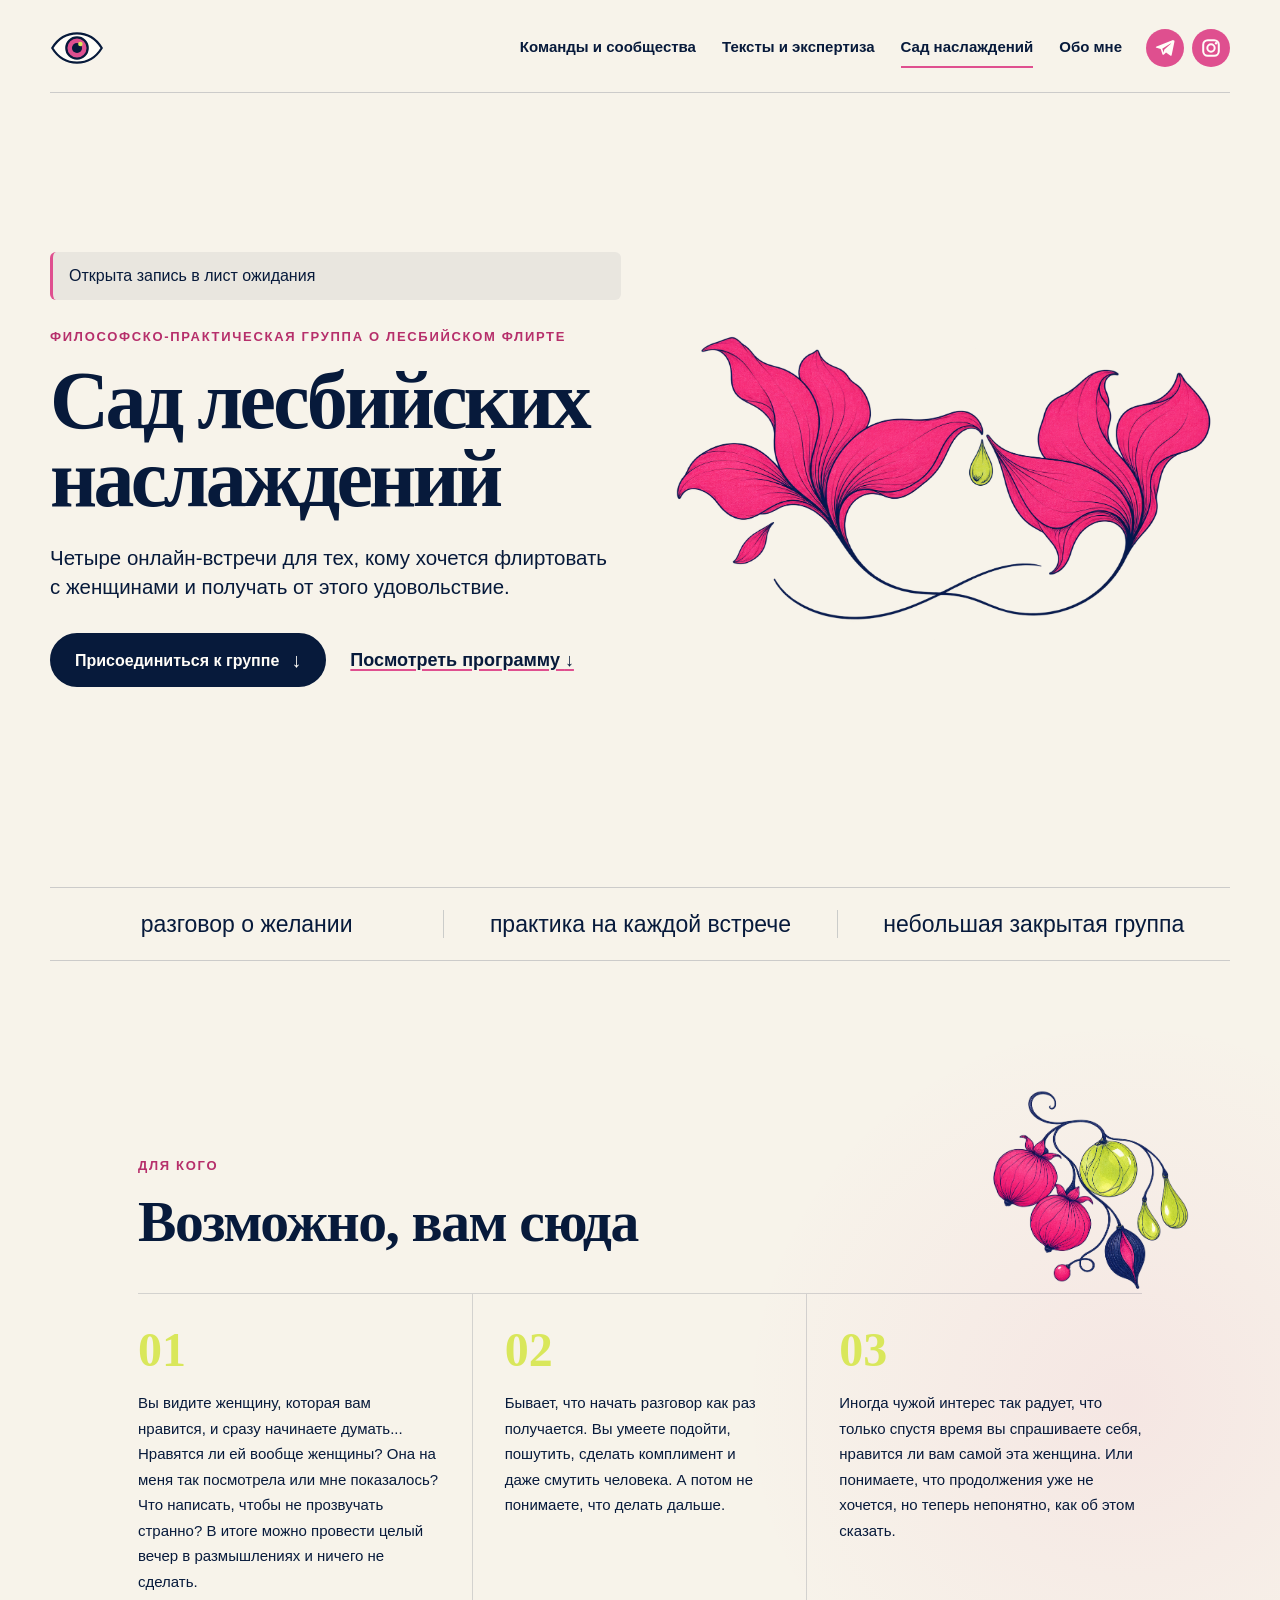
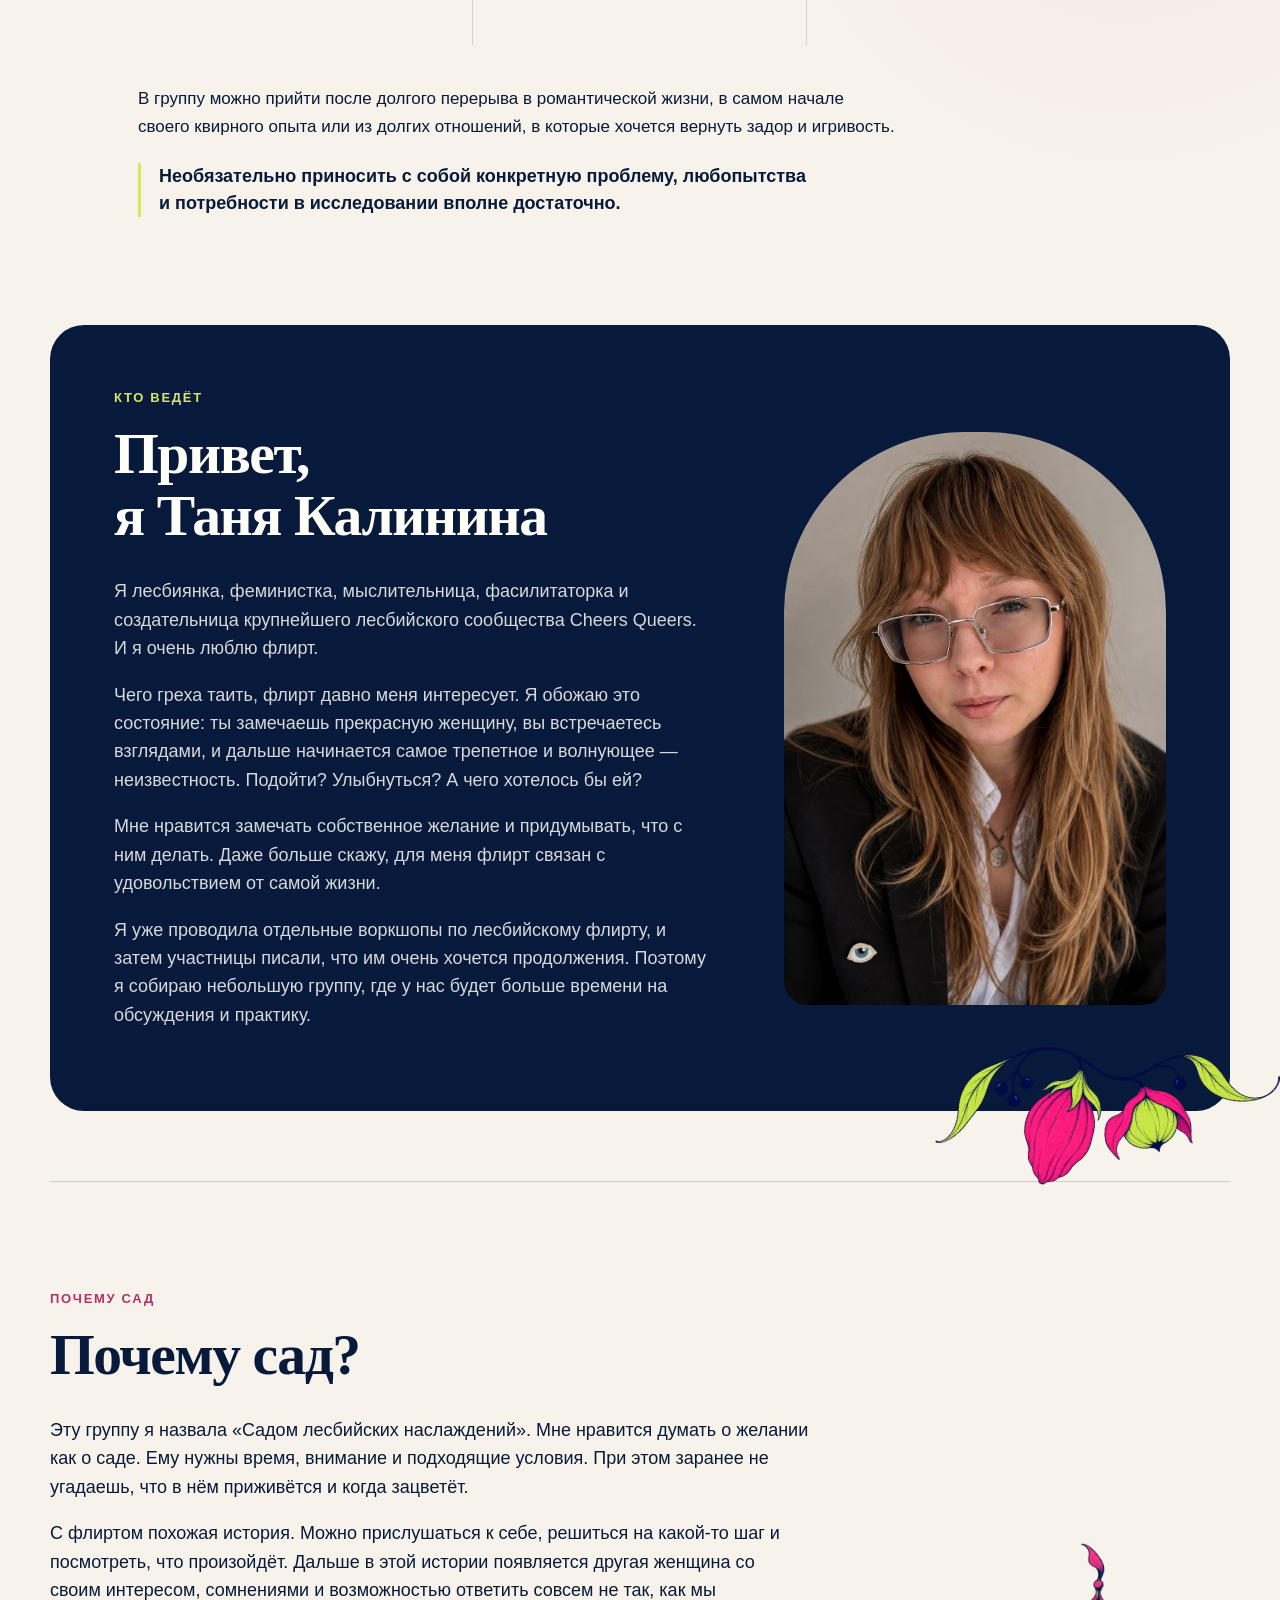
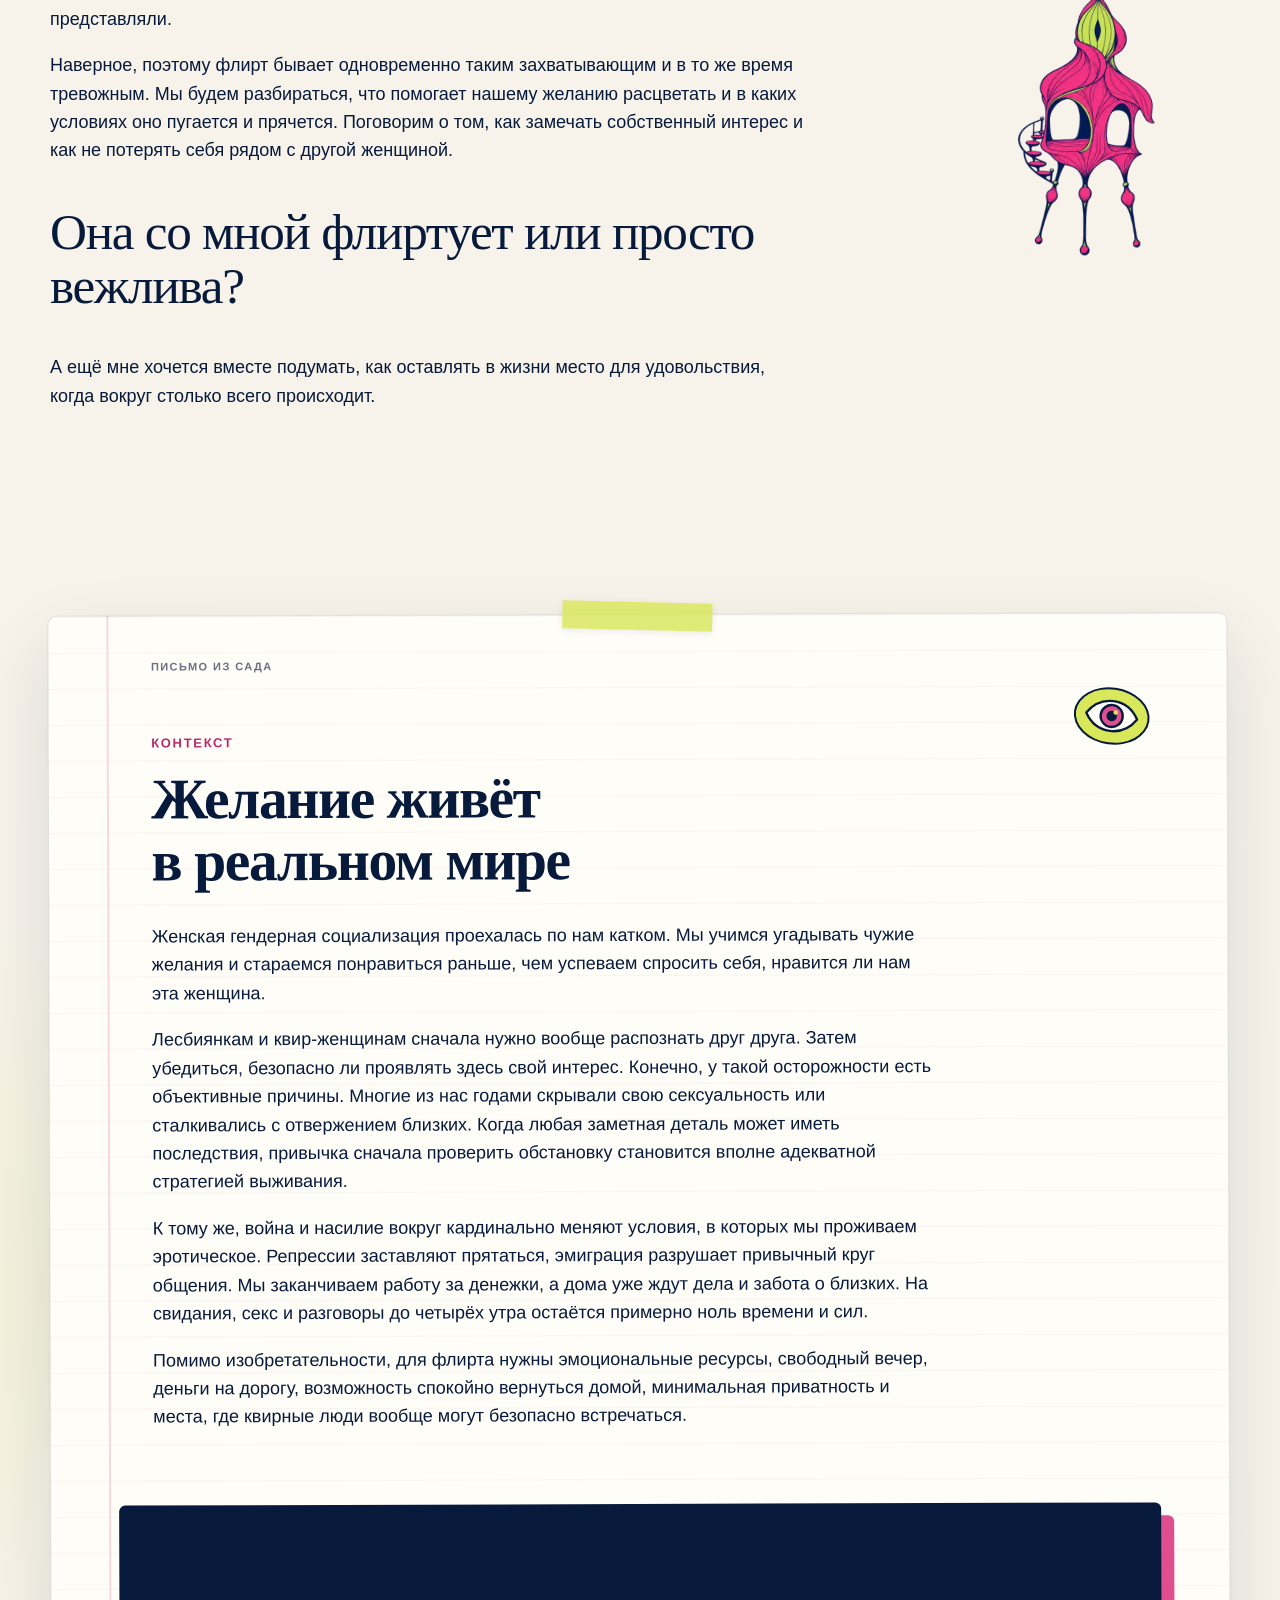
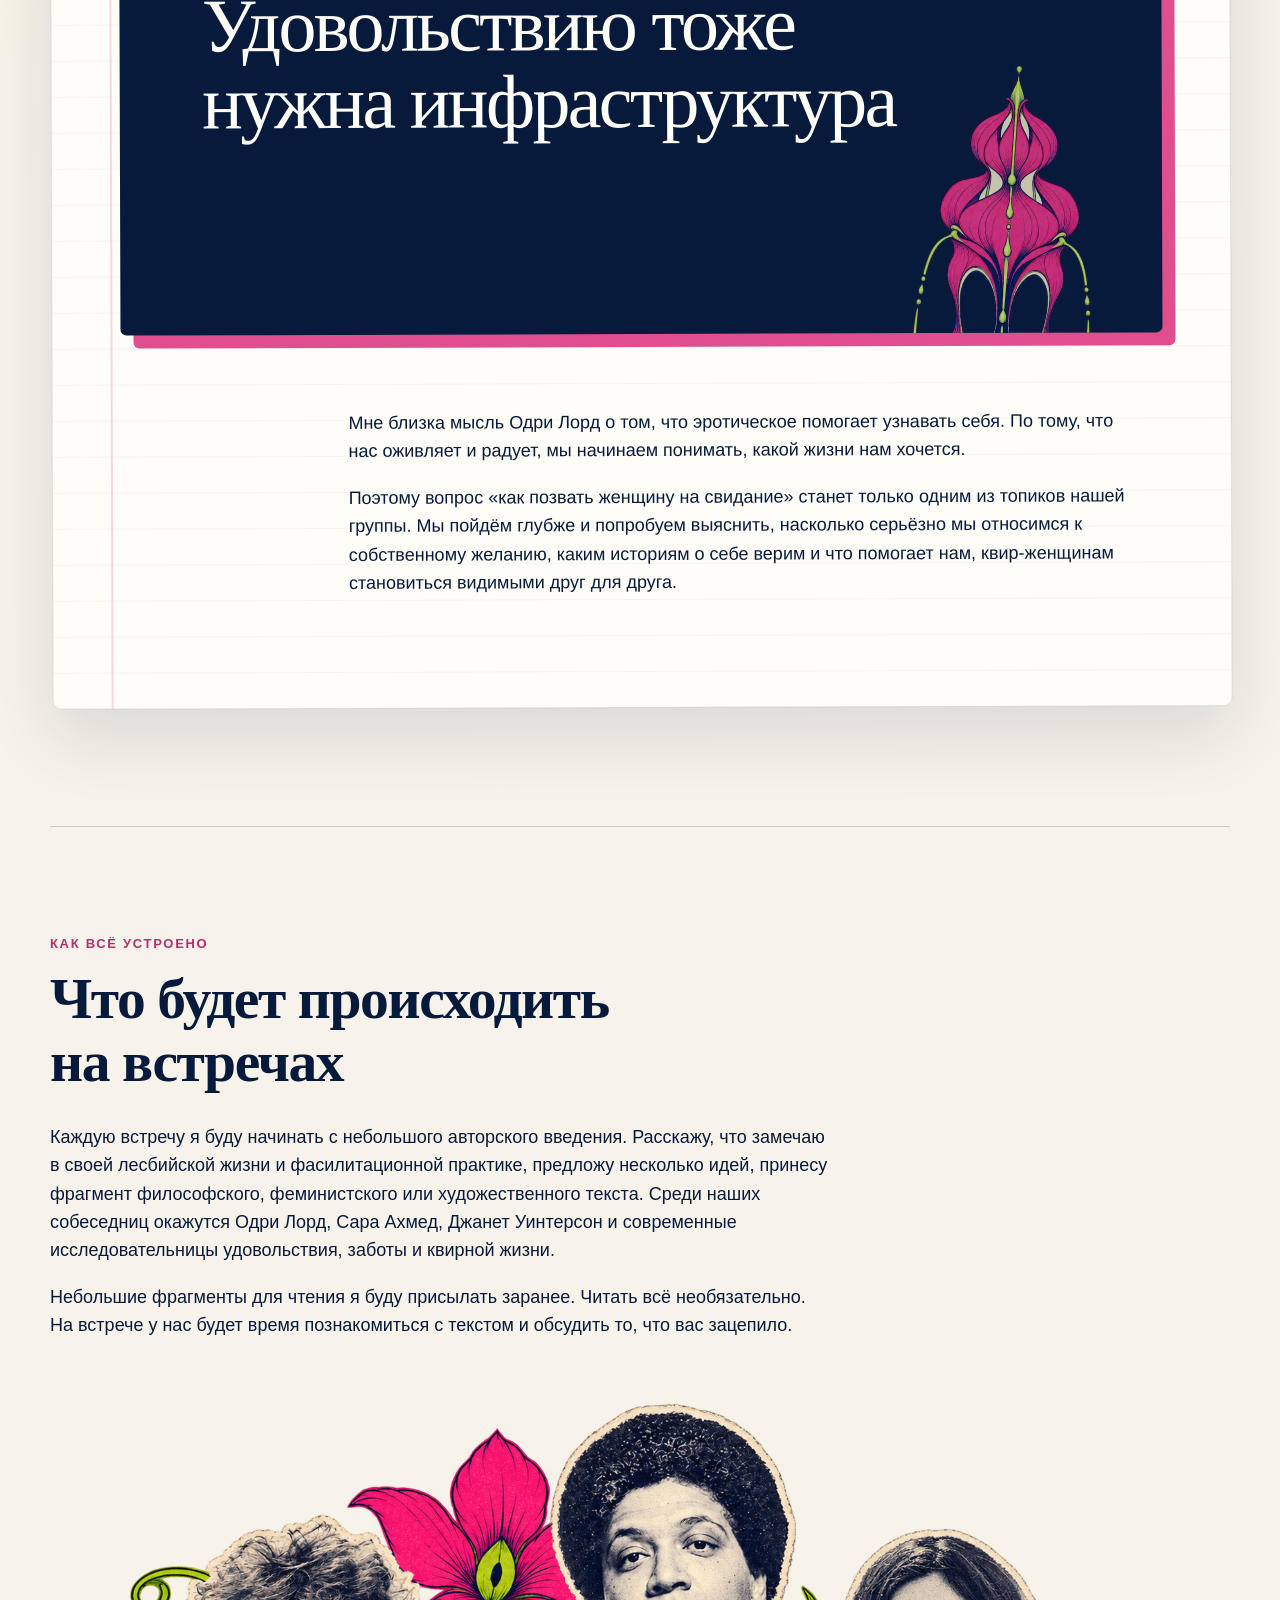
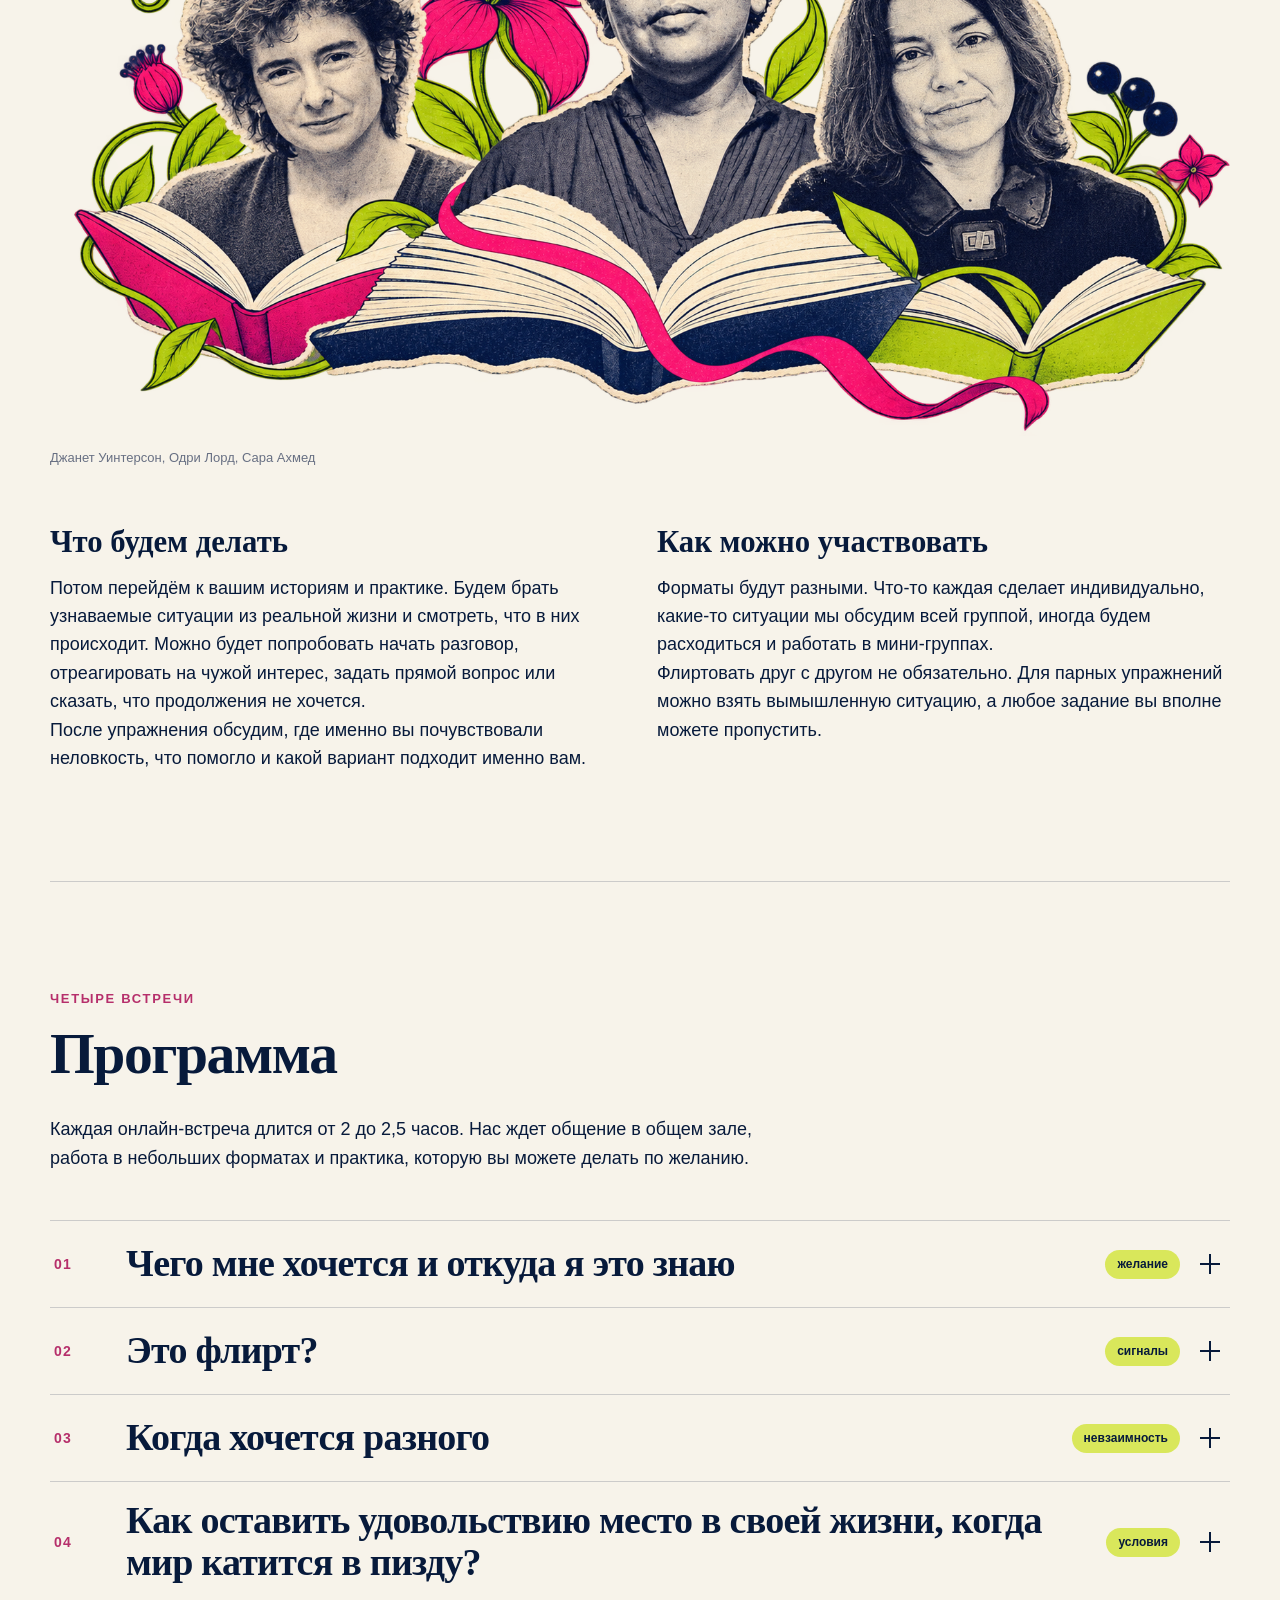
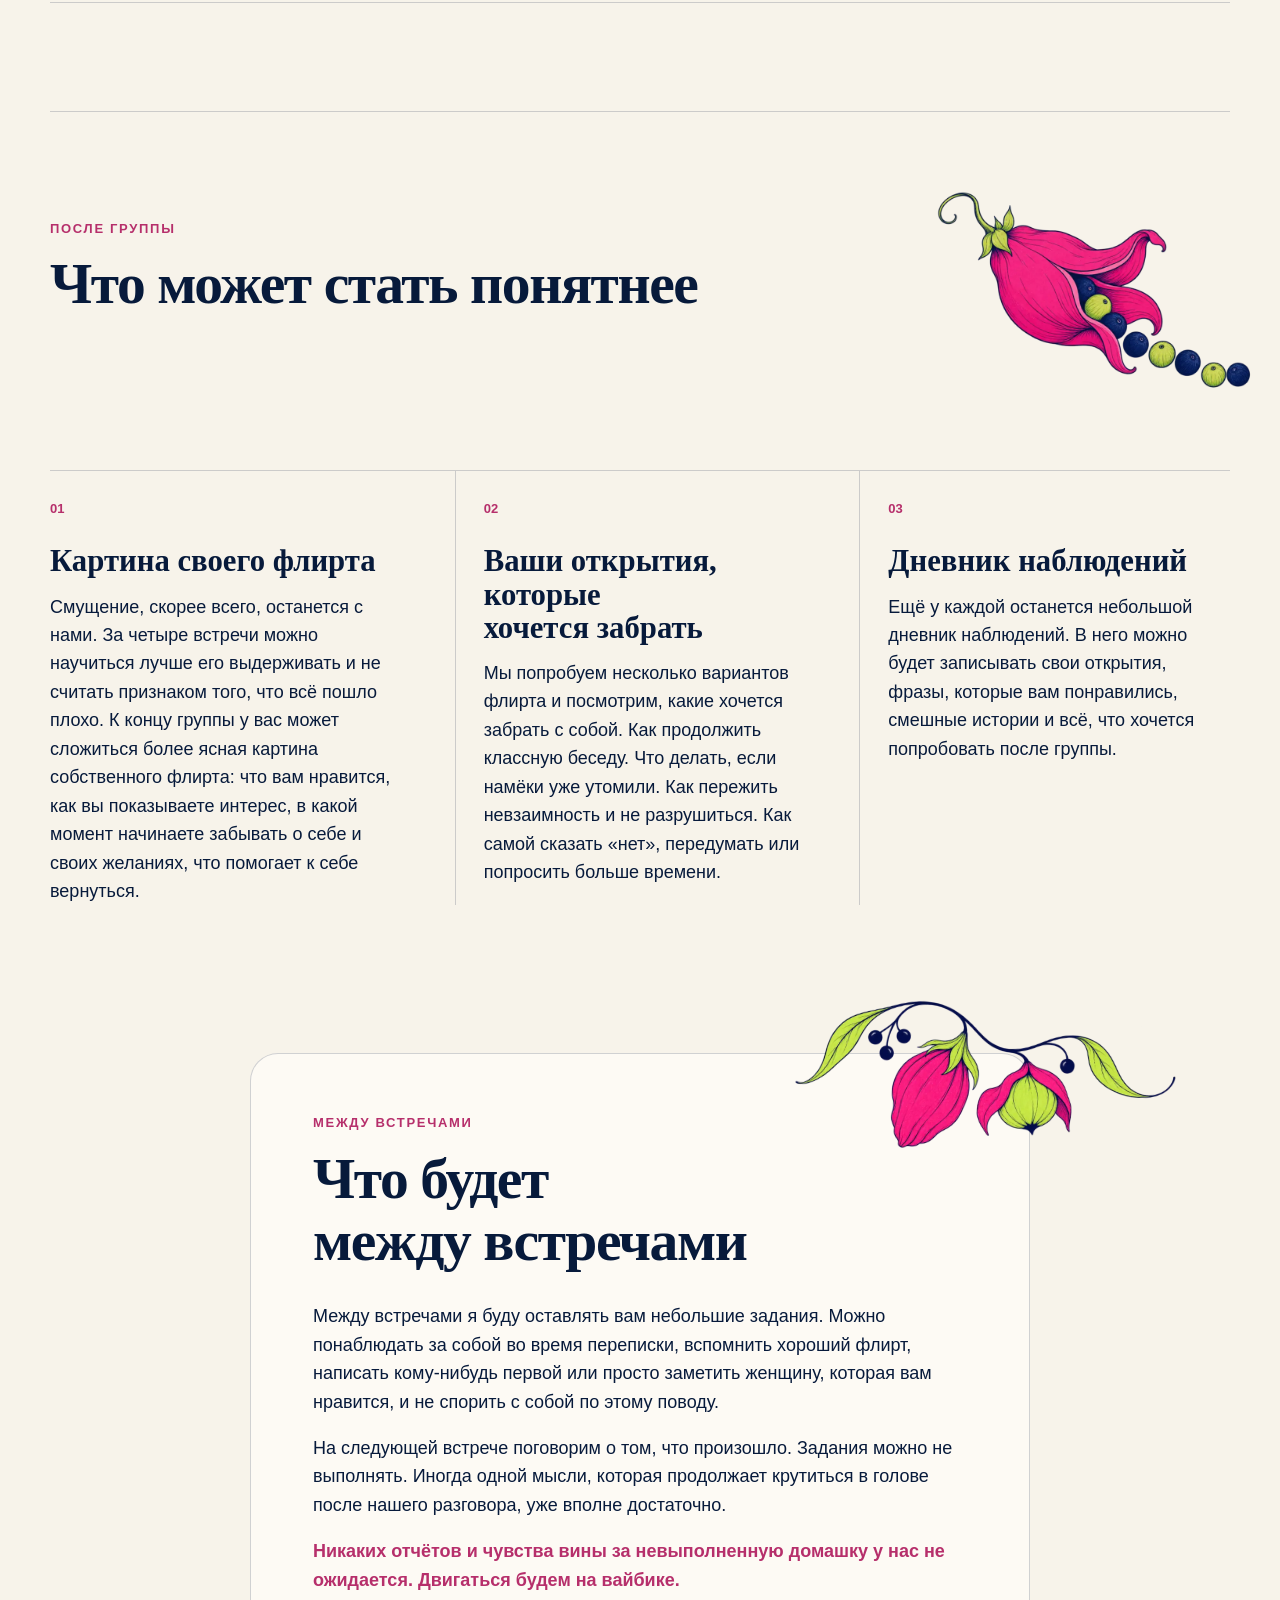
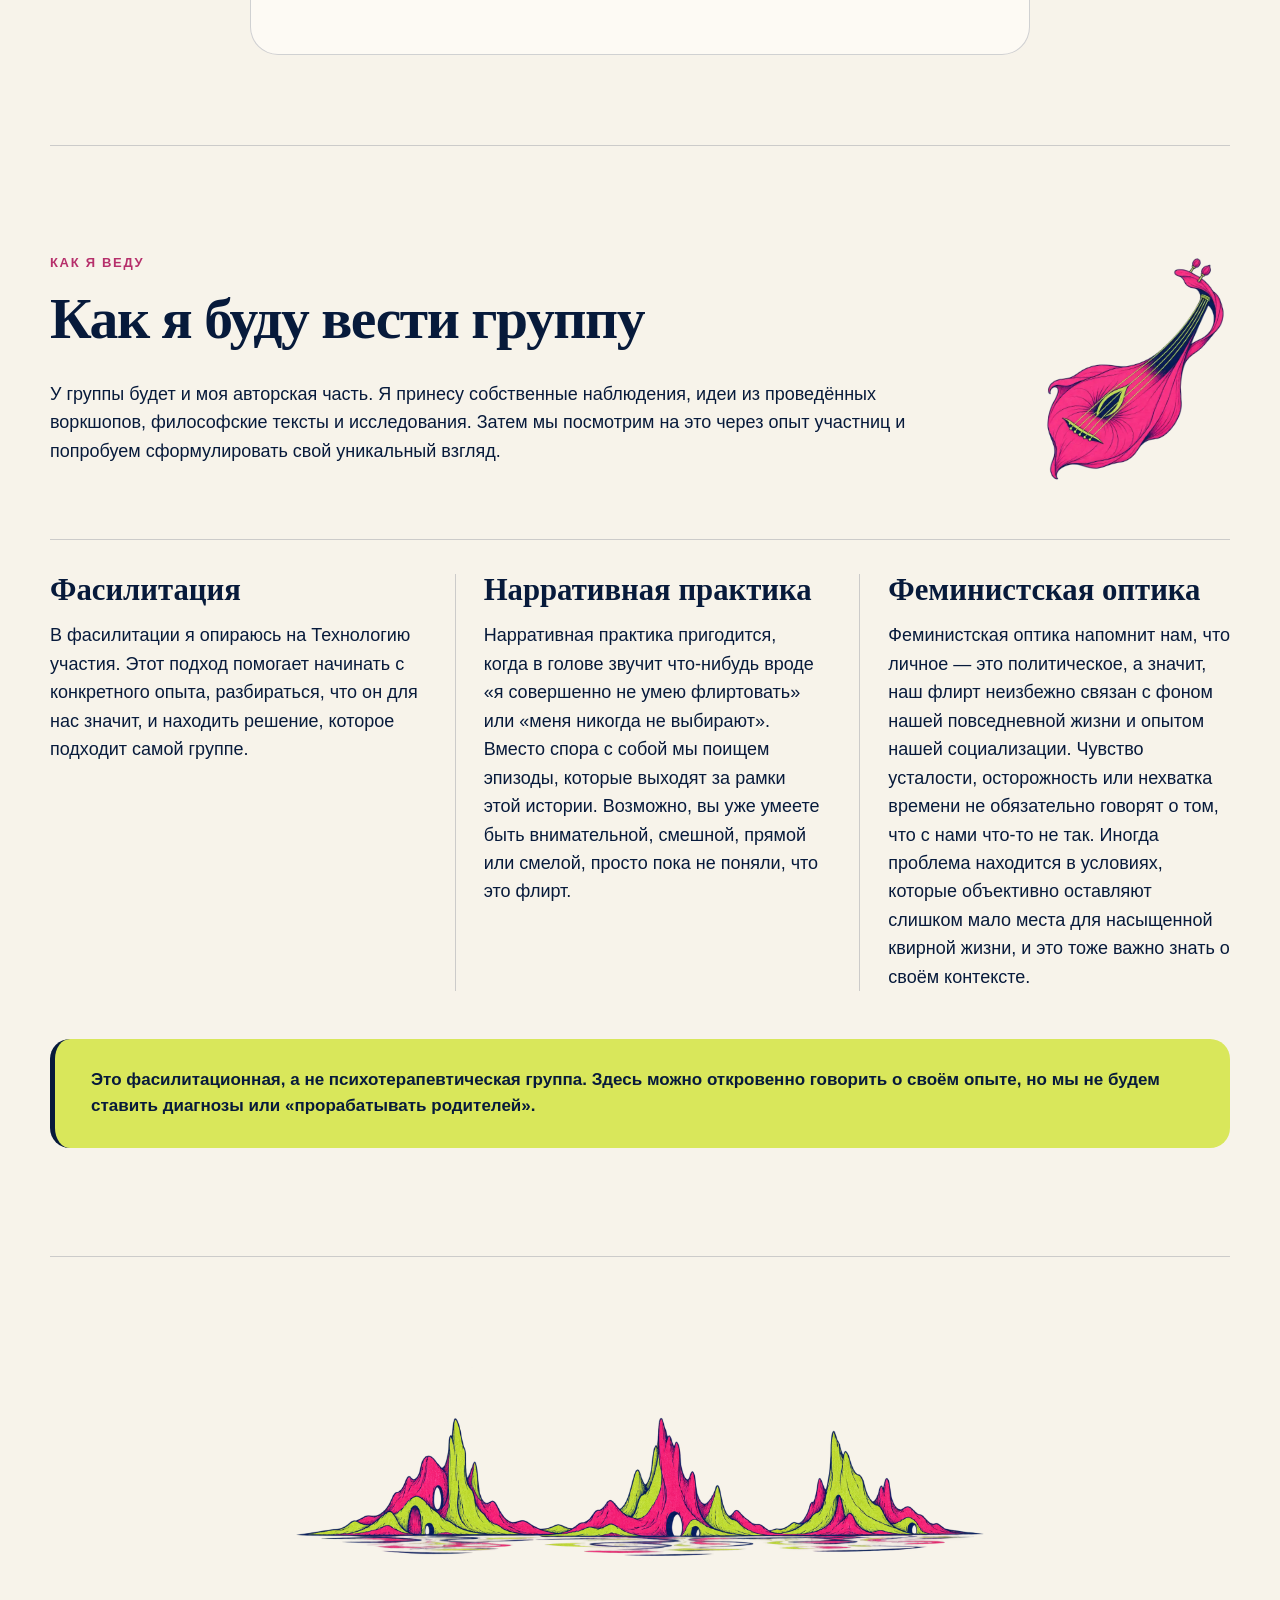
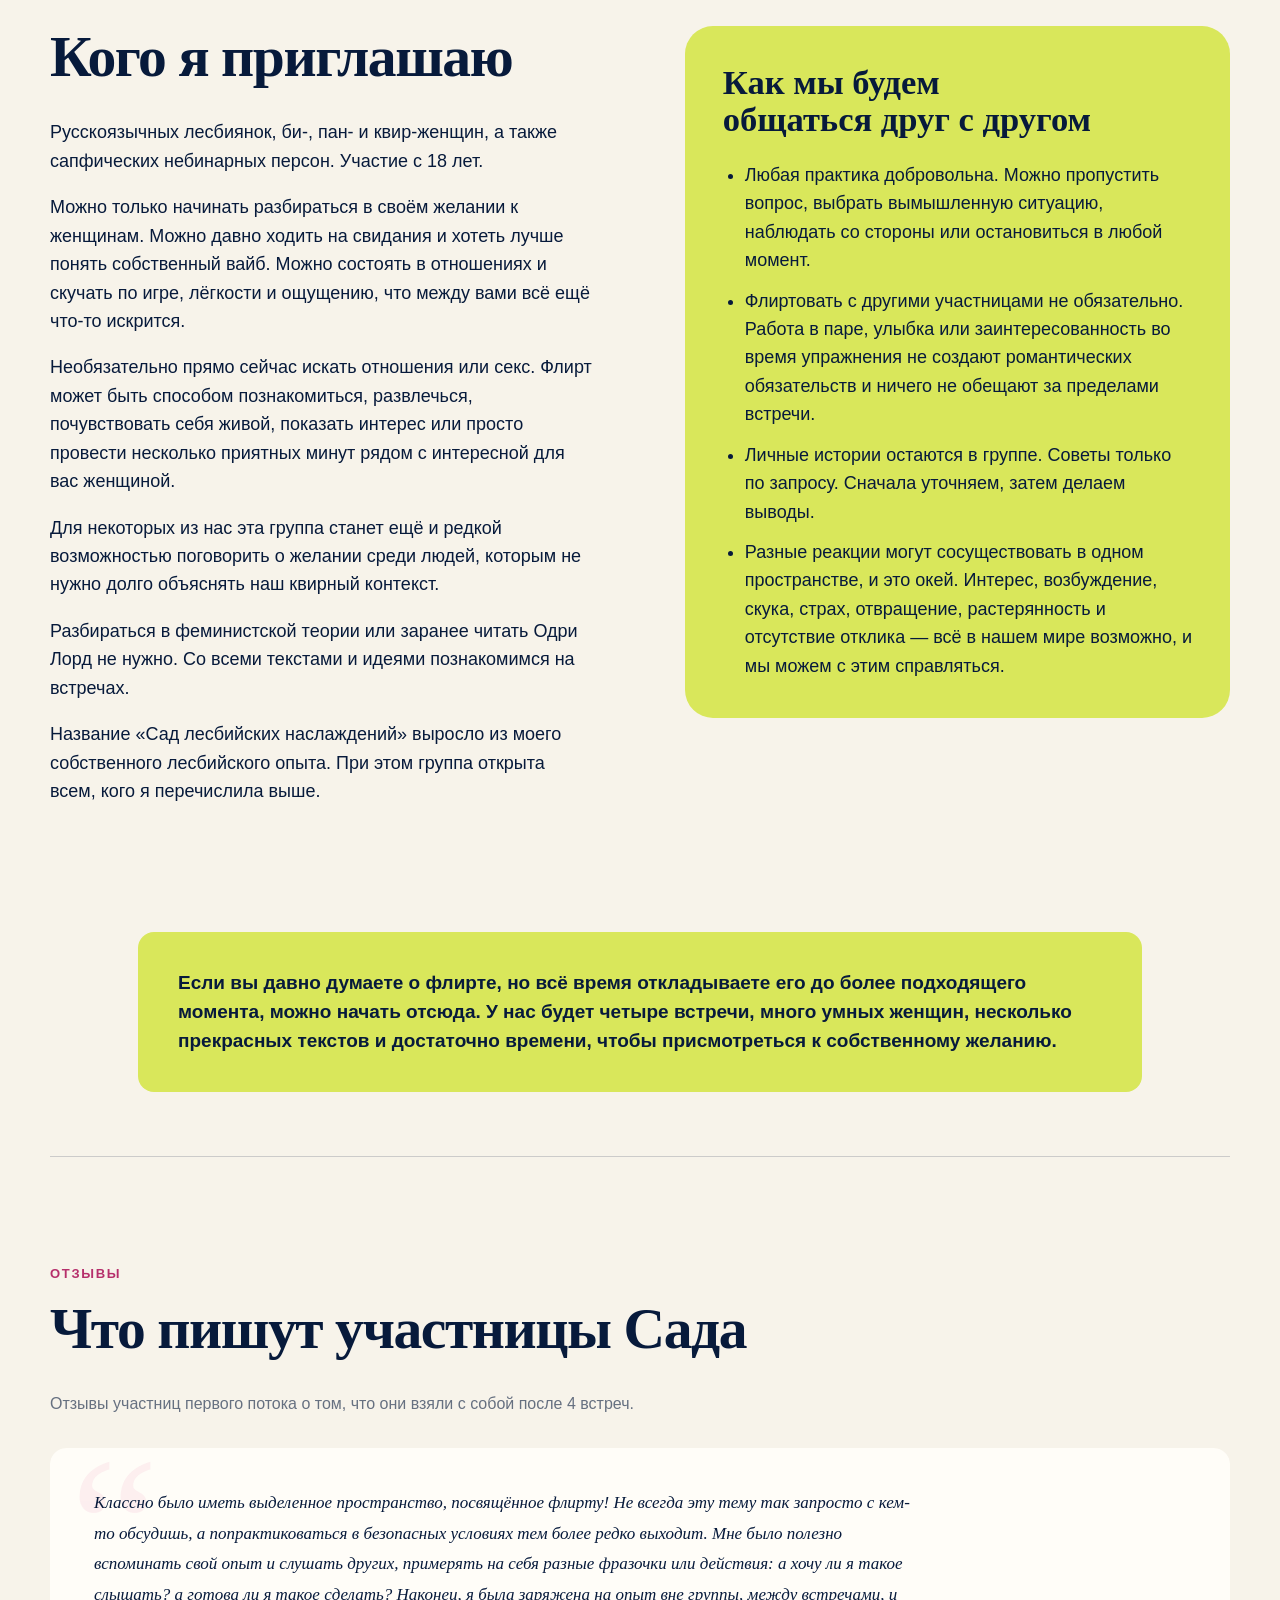
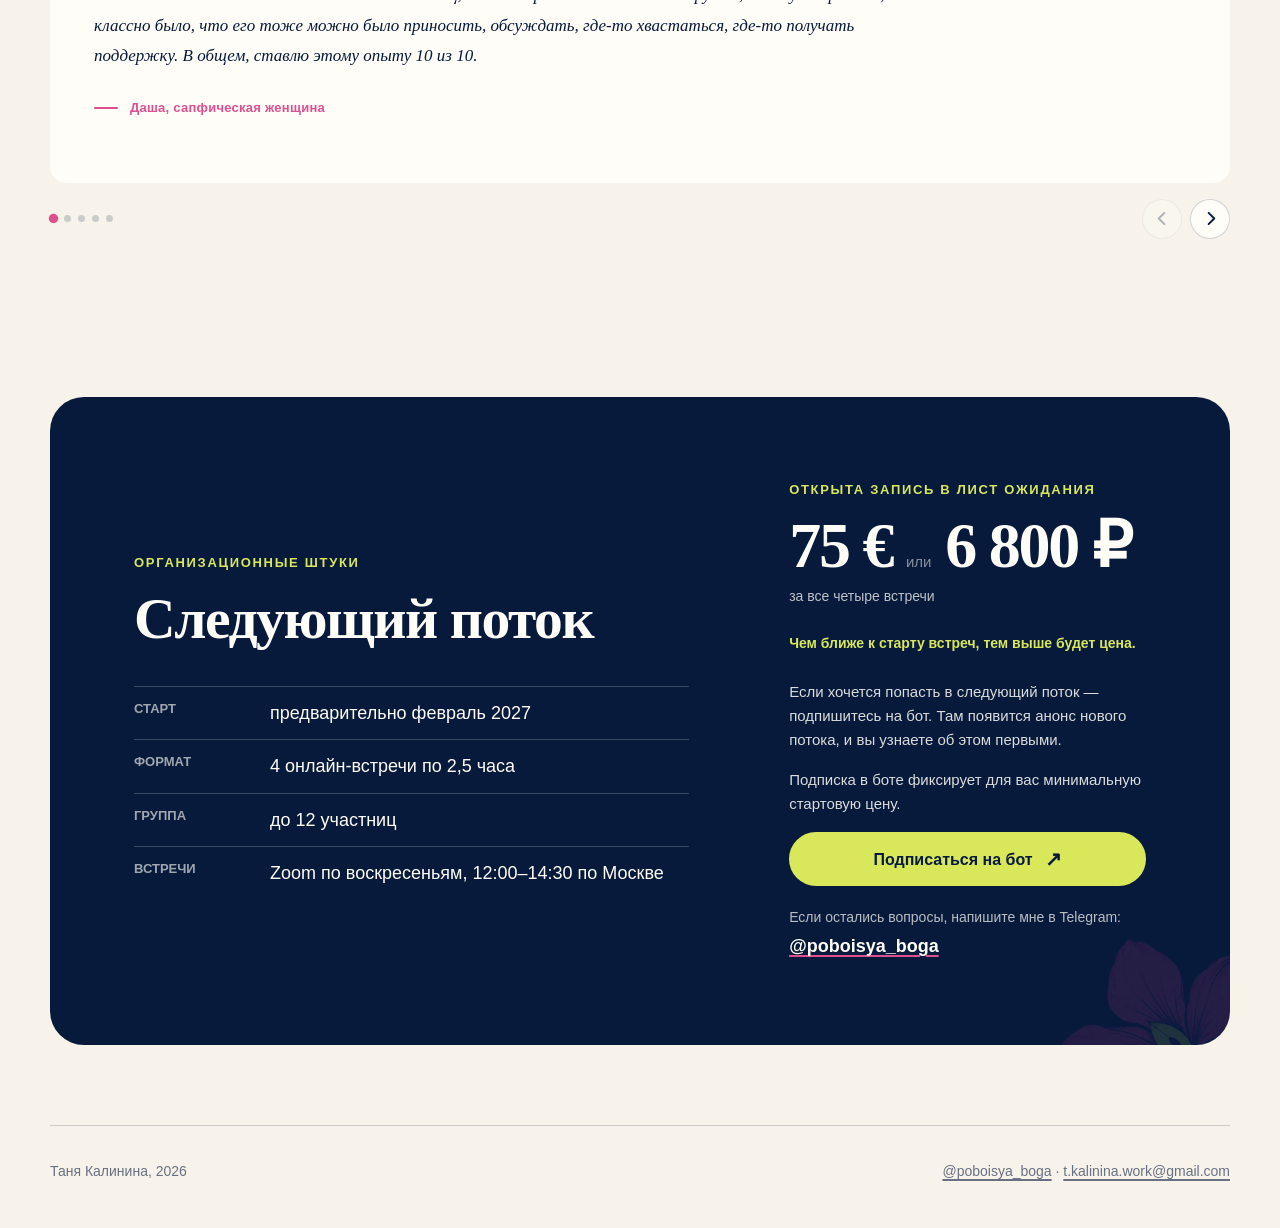
<file: lesbian_paradise/index.html>
<!DOCTYPE html>
<html lang="ru">
<head>
<meta charset="utf-8">
<!-- Google Tag Manager -->
<script>(function(w,d,s,l,i){w[l]=w[l]||[];w[l].push({'gtm.start':
new Date().getTime(),event:'gtm.js'});var f=d.getElementsByTagName(s)[0],
j=d.createElement(s),dl=l!='dataLayer'?'&l='+l:'';j.async=true;j.src=
'https://www.googletagmanager.com/gtm.js?id='+i+dl;f.parentNode.insertBefore(j,f);
})(window,document,'script','dataLayer','GTM-56VS6ZNW');</script>
<!-- End Google Tag Manager -->

<meta name="viewport" content="width=device-width, initial-scale=1, viewport-fit=cover">
<title>Сад лесбийских наслаждений — группа о лесбийском флирте</title>
<meta name="description" content="Четыре онлайн-встречи для русскоязычных лесбиянок, би-, пан- и квир-женщин о желании, флирте, удовольствии и взаимности.">
<link rel="canonical" href="https://poboisyaboga.com/lesbian_paradise">
<link rel="icon" href="/favicon.svg?v=2" type="image/svg+xml">
<link rel="icon" href="/favicon-32.png?v=2" sizes="32x32" type="image/png">
<link rel="apple-touch-icon" href="/apple-touch-icon.png?v=2">
<meta property="og:type" content="website">
<meta property="og:locale" content="ru_RU">
<meta property="og:url" content="https://poboisyaboga.com/lesbian_paradise">
<meta property="og:title" content="Сад лесбийских наслаждений">
<meta property="og:description" content="Четыре онлайн-встречи о желании, флирте, удовольствии и взаимности.">
<meta property="og:image" content="https://poboisyaboga.com/img/lesbian-paradise/og-cover.jpg">
<meta property="og:image:width" content="1200">
<meta property="og:image:height" content="630">
<meta property="og:image:alt" content="Сад лесбийских наслаждений — группа о лесбийском флирте">
<meta name="twitter:card" content="summary_large_image">
<link rel="stylesheet" href="/styles.css?v=10">
<link rel="stylesheet" href="/lesbian-paradise.css?v=2">
<script src="/site.js?v=10" defer></script>
<script src="/lesbian-paradise.js?v=1" defer></script>
<style>
/* Блок «Возможно, вам сюда» — Вариант C */
.lp-for-you {
  padding: 64px 0 80px;
  position: relative;
}
.lp-for-you-inner {
  max-width: 1100px;
  margin: 0 auto;
  padding: 0 48px;
  position: relative;
}
/* Иллюстрация: абсолютная, угол справа, ветка выходит вверх */
.lp-for-you-deco {
  position: absolute;
  right: -24px;
  top: -70px;
  width: 260px;
  pointer-events: none;
  z-index: 0;
}
.lp-for-you-deco img {
  width: 100%;
  height: auto;
  display: block;
}
/* Заголовок: ограничен по ширине, чтобы не уходить под картинку */
.lp-for-you-title {
  max-width: 640px;
  margin-bottom: 40px;
  position: relative;
  z-index: 1;
}
/* Карточки с разделительными линиями */
.lp-for-you-cards {
  display: grid;
  grid-template-columns: repeat(3, 1fr);
  gap: 0;
  margin-bottom: 40px;
  border-top: 1.5px solid rgba(7,26,59,0.15);
  position: relative;
  z-index: 1;
}
.lp-for-you-card {
  padding: 32px 32px 36px 0;
  border-right: 1.5px solid rgba(7,26,59,0.15);
  font-size: 15px;
  line-height: 1.7;
  color: var(--lp-ink, #071a3b);
}
.lp-for-you-card:first-child {
  padding-left: 0;
}
.lp-for-you-card:last-child {
  border-right: none;
  padding-right: 0;
  padding-left: 32px;
}
.lp-for-you-card:nth-child(2) {
  padding-left: 32px;
}
.lp-for-you-card-num {
  display: block;
  font-family: 'Lora', serif;
  font-size: 48px;
  font-weight: 600;
  line-height: 1;
  color: var(--lp-lime, #d9e75b);
  margin-bottom: 16px;
}
.lp-for-you-context {
  font-size: 17px;
  line-height: 1.65;
  color: var(--lp-ink, #071a3b);
  margin-bottom: 22px;
  max-width: 760px;
  position: relative;
  z-index: 1;
}
.lp-for-you-highlight {
  font-size: 18px;
  font-weight: 600;
  line-height: 1.5;
  color: var(--lp-ink, #071a3b);
  border-left: 3px solid var(--lp-lime, #d9e75b);
  padding-left: 18px;
  margin: 0;
  max-width: 680px;
  position: relative;
  z-index: 1;
}
@media (max-width: 768px) {
  .lp-for-you-cards { grid-template-columns: 1fr; border-top: none; }
  .lp-for-you-card { border-right: none; border-top: 1.5px solid rgba(7,26,59,0.15); padding: 24px 0; }
  .lp-for-you-card:last-child { padding-left: 0; }
  .lp-for-you-card:nth-child(2) { padding-left: 0; }
  .lp-for-you { padding: 48px 0; }
  .lp-for-you-inner { padding: 0 24px; }
  .lp-for-you-deco { display: none; }
}
/* Отступы вокруг крупной цитаты-вопроса */
.lp-question {
  margin-top: 40px !important;
  margin-bottom: 40px !important;
}
/* Акцентная плашка перед финальным блоком */
.lp-pre-final-banner {
  padding: 0 48px 64px;
  max-width: 1100px;
  margin: 0 auto;
}
.lp-pre-final-banner-inner {
  background: var(--lp-lime, #d9e75b);
  border-radius: 16px;
  padding: 36px 40px;
  font-size: 19px;
  font-weight: 600;
  line-height: 1.55;
  color: var(--lp-ink, #071a3b);
}
@media (max-width: 768px) {
  .lp-pre-final-banner { padding: 0 24px 48px; }
  .lp-pre-final-banner-inner { padding: 24px 22px; font-size: 17px; }
}
/* Финальный абзац после правил (убран — теперь отдельная секция) */
.lp-invite-closing {
  display: none;
}

/* ── Раздел с отзывами ────────────────────────────────────────────────── */
/* Ширина и отступы — прямо на секции, как у всех других секций сайта.
   Никакого inner-wrapper с max-width, чтобы не создавать лишнего сужения. */
.lp-reviews {
  padding: 72px 48px 88px;
}
.lp-reviews-head {
  margin-bottom: 32px;
}
/* НЕ переопределяем h2 — пусть наследует глобальные стили сайта */
.lp-reviews-sub {
  font-size: 16px;
  line-height: 1.6;
  color: var(--lp-ink, #071A3B);
  opacity: 0.6;
  margin: 0;
}
.lp-reviews-track {
  display: flex;
  width: 100%;
  overflow-x: scroll;
  scroll-snap-type: x mandatory;
  scroll-behavior: smooth;
  -webkit-overflow-scrolling: touch;
  scrollbar-width: none;
  border-radius: 16px;
  min-width: 0;
}
.lp-reviews-track::-webkit-scrollbar { display: none; }
.lp-review-card {
  flex: 0 0 100%;
  scroll-snap-align: start;
  background: var(--lp-white, #FFFDF8);
  border-radius: 16px;
  padding: 40px 44px 34px;
  position: relative;
  overflow: hidden;
}
.lp-review-card::before {
  content: '\201C';
  font-family: 'Lora', serif;
  font-size: 200px;
  line-height: 1;
  color: var(--lp-pink, #DF4F8F);
  opacity: 0.08;
  position: absolute;
  top: -20px;
  left: 20px;
  pointer-events: none;
  user-select: none;
}
.lp-review-quote {
  font-family: 'Lora', serif;
  font-size: 17px;
  font-style: italic;
  line-height: 1.80;
  color: var(--lp-ink, #071A3B);
  margin: 0 0 26px;
  position: relative;
  max-width: 820px;
}
.lp-review-attr {
  display: flex;
  align-items: center;
  gap: 12px;
}
.lp-review-attr::before {
  content: '';
  display: block;
  width: 24px;
  height: 2px;
  background: var(--lp-pink, #DF4F8F);
  flex-shrink: 0;
  border-radius: 1px;
}
.lp-review-name {
  font-size: 13px;
  font-weight: 600;
  color: var(--lp-pink, #DF4F8F);
  letter-spacing: 0.02em;
}
.lp-review-anon {
  font-size: 13px;
  color: var(--lp-ink, #071A3B);
  opacity: 0.55;
  font-style: italic;
}
.lp-reviews-controls {
  display: flex;
  align-items: center;
  justify-content: space-between;
  margin-top: 16px;
}
.lp-reviews-dots {
  display: flex;
  gap: 7px;
  align-items: center;
}
.lp-reviews-dot {
  width: 7px; height: 7px;
  border-radius: 50%;
  background: rgba(7,26,59,0.18);
  border: none; padding: 0; cursor: pointer;
  transition: background .2s, transform .2s;
  flex-shrink: 0;
}
.lp-reviews-dot.active {
  background: var(--lp-pink, #DF4F8F);
  transform: scale(1.35);
}
.lp-reviews-arrows { display: flex; gap: 8px; }
.lp-reviews-arrow {
  width: 40px; height: 40px;
  border-radius: 50%;
  border: 1.5px solid rgba(7,26,59,0.18);
  background: var(--lp-white, #FFFDF8);
  color: var(--lp-ink, #071A3B);
  cursor: pointer;
  display: flex; align-items: center; justify-content: center;
  transition: border-color .15s;
  flex-shrink: 0;
}
.lp-reviews-arrow:hover { border-color: var(--lp-pink, #DF4F8F); }
.lp-reviews-arrow:disabled { opacity: .3; cursor: default; }
.lp-reviews-arrow svg { width: 15px; height: 15px; }
@media (max-width: 768px) {
  .lp-reviews { padding: 48px 24px 64px; }
  .lp-review-card { padding: 28px 24px 24px; }
  .lp-review-card::before { font-size: 140px; }
  .lp-review-quote { font-size: 15.5px; }
}

/* ── Лист ожидания ──────────────────────────────────────────────────────── */
.lp-waitlist-text {
  font-size: 15px;
  line-height: 1.6;
  color: var(--lp-white, #FFFDF8);
  opacity: 0.85;
  margin: 0 0 16px;
  font-family: 'Inter', sans-serif;
}
@media (max-width: 768px) {
  .lp-waitlist-text {
    font-size: 14px;
  }
}

/* ── Плашка «осталось места» ──────────────────────────────────────────── */
.lp-spots-notice {
  display: flex;
  align-items: flex-start;
  gap: 12px;
  background: var(--lp-lime, #D9E75B);
  color: var(--lp-ink, #071A3B);
  border-radius: 14px;
  padding: 18px 20px;
  margin-bottom: 24px;
  font-size: 15px;
  line-height: 1.55;
  font-family: 'Inter', sans-serif;
}
.lp-spots-notice-icon {
  font-size: 18px;
  flex-shrink: 0;
  line-height: 1.4;
  margin-top: 1px;
}
.lp-spots-notice a {
  color: inherit;
  font-weight: 700;
  text-decoration: underline;
  text-underline-offset: 2px;
}
@media (max-width: 768px) {
  .lp-spots-notice {
    font-size: 14px;
    padding: 14px 16px;
    border-radius: 12px;
    margin-bottom: 20px;
    gap: 10px;
  }
}
</style>
<script type="application/ld+json">
{
  "@context": "https://schema.org",
  "@type": "Course",
  "name": "Сад лесбийских наслаждений",
  "description": "Четыре онлайн-встречи для русскоязычных лесбиянок, би-, пан- и квир-женщин о желании, флирте, удовольствии и взаимности.",
  "url": "https://poboisyaboga.com/lesbian_paradise",
  "provider": {
    "@type": "Person",
    "name": "Таня Калинина",
    "url": "https://poboisyaboga.com/"
  },
  "offers": [
    {"@type": "Offer", "price": "70", "priceCurrency": "EUR", "url": "https://t.me/tribute/app?startapp=s19Ic"},
    {"@type": "Offer", "price": "6500", "priceCurrency": "RUB", "url": "https://t.me/tribute/app?startapp=s19Ic"}
  ]
}
</script>
</head>
<body class="lp-page">
<!-- Google Tag Manager (noscript) -->
<noscript><iframe src="https://www.googletagmanager.com/ns.html?id=GTM-56VS6ZNW"
height="0" width="0" style="display:none;visibility:hidden"></iframe></noscript>
<!-- End Google Tag Manager (noscript) -->

<a class="skip" href="#main">К основному содержанию</a>
<div class="wrap">

<div class="topbar">
  <a class="site-symbol" href="/" aria-label="На главную"><img src="/eye-mark.svg" alt="" width="96" height="64"></a>
  <nav class="topnav" id="site-menu" aria-label="Разделы сайта">
    <a href="/teams/">Команды и сообщества</a>
    <a href="/texts/">Тексты и экспертиза</a>
    <a href="/lesbian_paradise/" aria-current="page" data-track="garden_menu_click">Сад наслаждений</a>
    <a href="/about/">Обо мне</a>
  </nav>
  <nav class="header-socials" aria-label="Социальные сети">
    <a class="social-link telegram" href="https://t.me/vot_i_dumai" target="_blank" rel="noopener noreferrer" aria-label="Telegram"><img src="/telegram-mark.svg" alt="" width="24" height="24"></a>
    <a class="social-link instagram" href="https://www.instagram.com/poboisya_boga/" target="_blank" rel="noopener noreferrer" aria-label="Instagram"><img src="/instagram-mark.svg" alt="" width="24" height="24"></a>
  </nav>
  <button class="menu-toggle" type="button" aria-expanded="false" aria-controls="site-menu"><span class="menu-label">Меню</span><span class="menu-lines" aria-hidden="true"><i></i><i></i></span></button>
</div>

<main id="main">
  <header class="lp-hero" id="top">
    <div class="lp-hero-copy">
      <p class="lp-hero-status" aria-label="Статус набора">Открыта запись в лист ожидания</p>
      <p class="lp-kicker">Философско-практическая группа о лесбийском флирте</p>
      <h1>Сад лесбийских наслаждений</h1>
      <p class="lp-hero-lead">Четыре онлайн-встречи для тех, кому хочется флиртовать с женщинами и получать от этого удовольствие.</p>
      <div class="lp-hero-actions">
        <a class="lp-button" href="#join" data-track="hero_cta_click">Присоединиться к группе <span aria-hidden="true">↓</span></a>
        <a class="lp-text-link" href="#program" data-track="program_anchor_click">Посмотреть программу <span aria-hidden="true">↓</span></a>
      </div>
    </div>
    <div class="lp-hero-art" aria-hidden="true">
      <img class="lp-hero-wings" src="/img/lesbian-paradise/hero-flower-wings.png" alt="" width="1672" height="941" fetchpriority="high">
    </div>
  </header>

  <div class="lp-format-strip" aria-label="Коротко о формате">
    <span>разговор о желании</span>
    <span>практика на каждой встрече</span>
    <span>небольшая закрытая группа</span>
  </div>

  <section class="lp-for-you lp-reveal" aria-labelledby="for-you">
    <div class="lp-for-you-inner">
      <div class="lp-for-you-deco" aria-hidden="true">
        <img src="/img/lesbian-paradise/berries-drops.png" alt="" width="1374" height="1145" loading="lazy">
      </div>
      <div class="lp-for-you-title">
        <p class="lp-section-label">Для кого</p>
        <h2 id="for-you">Возможно, вам сюда</h2>
      </div>
      <div class="lp-for-you-cards">
        <div class="lp-for-you-card">
          <span class="lp-for-you-card-num">01</span>
          <p>Вы видите женщину, которая вам нравится, и сразу начинаете думать... Нравятся ли ей вообще женщины? Она на меня так посмотрела или мне показалось? Что написать, чтобы не прозвучать странно? В итоге можно провести целый вечер в размышлениях и ничего не сделать.</p>
        </div>
        <div class="lp-for-you-card">
          <span class="lp-for-you-card-num">02</span>
          <p>Бывает, что начать разговор как раз получается. Вы умеете подойти, пошутить, сделать комплимент и даже смутить человека. А потом не понимаете, что делать дальше.</p>
        </div>
        <div class="lp-for-you-card">
          <span class="lp-for-you-card-num">03</span>
          <p>Иногда чужой интерес так радует, что только спустя время вы спрашиваете себя, нравится ли вам самой эта женщина. Или понимаете, что продолжения уже не хочется, но теперь непонятно, как об этом сказать.</p>
        </div>
      </div>
      <p class="lp-for-you-context">В группу можно прийти после долгого перерыва в романтической жизни, в самом начале своего квирного опыта или из долгих отношений, в которые хочется вернуть задор и игривость.</p>
      <p class="lp-for-you-highlight">Необязательно приносить с собой конкретную проблему, любопытства и потребности в исследовании вполне достаточно.</p>
    </div>
  </section>

  <section class="lp-intro-card lp-reveal" aria-labelledby="meet-tanya">
    <div class="lp-intro-copy">
      <p class="lp-section-label">Кто ведёт</p>
      <h2 id="meet-tanya">Привет,<br>я Таня Калинина</h2>
      <p>Я лесбиянка, феминистка, мыслительница, фасилитаторка и создательница крупнейшего лесбийского сообщества Cheers Queers. И я очень люблю флирт.</p>
      <p>Чего греха таить, флирт давно меня интересует. Я обожаю это состояние: ты замечаешь прекрасную женщину, вы встречаетесь взглядами, и дальше начинается самое трепетное и волнующее — неизвестность. Подойти? Улыбнуться? А чего хотелось бы ей?</p>
      <p>Мне нравится замечать собственное желание и придумывать, что с ним делать. Даже больше скажу, для меня флирт связан с удовольствием от самой жизни.</p>
      <p>Я уже проводила отдельные воркшопы по лесбийскому флирту, и затем участницы писали, что им очень хочется продолжения. Поэтому я собираю небольшую группу, где у нас будет больше времени на обсуждения и практику.</p>
    </div>
    <figure class="lp-intro-photo">
      <img src="/img/portrait.jpg" alt="Таня Калинина" width="900" height="1352" loading="lazy">
    </figure>
    <img class="lp-intro-branch" src="/img/lesbian-paradise/between-branch.webp" alt="" width="1000" height="536" loading="lazy" aria-hidden="true">
  </section>

  <section class="lp-split lp-reveal" aria-labelledby="why-garden">
    <div class="lp-copy-wide">
      <p class="lp-section-label">Почему сад</p>
      <h2 id="why-garden">Почему сад?</h2>
      <p>Эту группу я назвала «Садом лесбийских наслаждений». Мне нравится думать о желании как о саде. Ему нужны время, внимание и подходящие условия. При этом заранее не угадаешь, что в нём приживётся и когда зацветёт.</p>
      <p>С флиртом похожая история. Можно прислушаться к себе, решиться на какой-то шаг и посмотреть, что произойдёт. Дальше в этой истории появляется другая женщина со своим интересом, сомнениями и возможностью ответить совсем не так, как мы представляли.</p>
      <p>Наверное, поэтому флирт бывает одновременно таким захватывающим и в то же время тревожным. Мы будем разбираться, что помогает нашему желанию расцветать и в каких условиях оно пугается и прячется. Поговорим о том, как замечать собственный интерес и как не потерять себя рядом с другой женщиной.</p>
      <p class="lp-question">Она со мной флиртует или просто вежлива?</p>
      <p>А ещё мне хочется вместе подумать, как оставлять в жизни место для удовольствия, когда вокруг столько всего происходит.</p>
    </div>
    <figure class="lp-side-art">
      <img src="/img/lesbian-paradise/garden-pavilion.webp" alt="" width="720" height="760" loading="lazy" aria-hidden="true">
    </figure>
  </section>

  <section class="lp-reality" aria-labelledby="real-world">
    <div class="lp-letter-meta" aria-hidden="true">
      <span>Письмо из сада</span>
    </div>
    <img class="lp-letter-stamp" src="/eye-mark.svg" alt="" width="96" height="64" loading="lazy" aria-hidden="true">
    <div class="lp-prose lp-reveal">
      <p class="lp-section-label">Контекст</p>
      <h2 id="real-world">Желание живёт в реальном мире</h2>
      <p>Женская гендерная социализация проехалась по нам катком. Мы учимся угадывать чужие желания и стараемся понравиться раньше, чем успеваем спросить себя, нравится ли нам эта женщина.</p>
      <p>Лесбиянкам и квир-женщинам сначала нужно вообще распознать друг друга. Затем убедиться, безопасно ли проявлять здесь свой интерес. Конечно, у такой осторожности есть объективные причины. Многие из нас годами скрывали свою сексуальность или сталкивались с отвержением близких. Когда любая заметная деталь может иметь последствия, привычка сначала проверить обстановку становится вполне адекватной стратегией выживания.</p>
      <p>К тому же, война и насилие вокруг кардинально меняют условия, в которых мы проживаем эротическое. Репрессии заставляют прятаться, эмиграция разрушает привычный круг общения. Мы заканчиваем работу за денежки, а дома уже ждут дела и забота о близких. На свидания, секс и разговоры до четырёх утра остаётся примерно ноль времени и сил.</p>
      <p>Помимо изобретательности, для флирта нужны эмоциональные ресурсы, свободный вечер, деньги на дорогу, возможность спокойно вернуться домой, минимальная приватность и места, где квирные люди вообще могут безопасно встречаться.</p>
    </div>
    <div class="lp-infrastructure lp-reveal">
      <p>Удовольствию тоже нужна инфраструктура</p>
      <img src="/img/lesbian-paradise/fountain-pavilion.webp" alt="" width="730" height="760" loading="lazy" aria-hidden="true">
    </div>
    <div class="lp-prose lp-reveal">
      <p>Мне близка мысль Одри Лорд о том, что эротическое помогает узнавать себя. По тому, что нас оживляет и радует, мы начинаем понимать, какой жизни нам хочется.</p>
      <p>Поэтому вопрос «как позвать женщину на свидание» станет только одним из топиков нашей группы. Мы пойдём глубже и попробуем выяснить, насколько серьёзно мы относимся к собственному желанию, каким историям о себе верим и что помогает нам, квир-женщинам становиться видимыми друг для друга.</p>
    </div>
  </section>

  <section class="lp-reading lp-reveal" aria-labelledby="what-happens">
    <div class="lp-prose">
      <p class="lp-section-label">Как всё устроено</p>
      <h2 id="what-happens">Что будет происходить на встречах</h2>
      <p>Каждую встречу я буду начинать с небольшого авторского введения. Расскажу, что замечаю в своей лесбийской жизни и фасилитационной практике, предложу несколько идей, принесу фрагмент философского, феминистского или художественного текста. Среди наших собеседниц окажутся Одри Лорд, Сара Ахмед, Джанет Уинтерсон и современные исследовательницы удовольствия, заботы и квирной жизни.</p>
      <p>Небольшие фрагменты для чтения я буду присылать заранее. Читать всё необязательно. На встрече у нас будет время познакомиться с текстом и обсудить то, что вас зацепило.</p>
    </div>
    <figure class="lp-collage">
      <img src="/img/lesbian-paradise/writers-collage.png" alt="Джанет Уинтерсон, Одри Лорд и Сара Ахмед среди раскрытых книг и растений" width="1705" height="922" loading="lazy">
      <figcaption>Джанет Уинтерсон, Одри Лорд, Сара Ахмед</figcaption>
    </figure>
    <div class="lp-two-copy">
      <div>
        <h3>Что будем делать</h3>
        <p>Потом перейдём к вашим историям и практике. Будем брать узнаваемые ситуации из реальной жизни и смотреть, что в них происходит. Можно будет попробовать начать разговор, отреагировать на чужой интерес, задать прямой вопрос или сказать, что продолжения не хочется.</p>
        <p>После упражнения обсудим, где именно вы почувствовали неловкость, что помогло и какой вариант подходит именно вам.</p>
      </div>
      <div>
        <h3>Как можно участвовать</h3>
        <p>Форматы будут разными. Что-то каждая сделает индивидуально, какие-то ситуации мы обсудим всей группой, иногда будем расходиться и работать в мини-группах.</p>
        <p>Флиртовать друг с другом не обязательно. Для парных упражнений можно взять вымышленную ситуацию, а любое задание вы вполне можете пропустить.</p>
      </div>
    </div>
  </section>

  <section class="lp-program" id="program" aria-labelledby="program-title">
    <p class="lp-section-label">Четыре встречи</p>
    <h2 id="program-title">Программа</h2>
    <p class="lp-program-intro">Каждая онлайн-встреча длится от 2 до 2,5 часов. Нас ждет общение в общем зале, работа в небольших форматах и практика, которую вы можете делать по желанию.</p>

    <div class="lp-accordion">
      <details class="lp-accordion-item" data-accordion="01">
        <summary>
          <span class="lp-number">01</span>
          <span class="lp-summary-title">Чего мне хочется и откуда я это знаю</span>
          <span class="lp-tag">желание</span>
          <span class="lp-plus" aria-hidden="true"></span>
        </summary>
        <div class="lp-accordion-content">
          <div>
            <p>Начнём с базы: а чего я вообще хочу?</p>
            <p>Вместе с Одри Лорд посмотрим на эротическое как на способность замечать удовольствие, наполненность и собственный отклик. Вспомним флирт, от которого нам было хорошо, и попробуем понять, что именно в нём было приятного. Возможно, нас заводил взгляд или внимание к нашим словам. Гибкий ум нашей собеседницы, странная шутка, неожиданная точка несогласия или ощущение игры.</p>
            <p>У желания нет одной шкалы. Нас может одновременно притягивать к человеку и пугать всё происходящее. Что-то кажется красивым, но совершенно не возбуждает. Любопытство соседствует со смущением, а иногда кажется, что вообще ничего не происходит. Всё это важно замечать и класть в чемоданчик знания о себе.</p>
            <p>Поговорим и о том, какой вы нравитесь себе во флирте. Смешной? Дерзкой? Внимательной? Странной? Той, которая первая начинает разговор и открыто демонстрирует заинтересованность?</p>
          </div>
          <img src="/img/lesbian-paradise/meeting-01.webp" alt="" width="409" height="480" loading="lazy" aria-hidden="true">
        </div>
      </details>

      <details class="lp-accordion-item" data-accordion="02">
        <summary>
          <span class="lp-number">02</span>
          <span class="lp-summary-title">Это флирт?</span>
          <span class="lp-tag">сигналы</span>
          <span class="lp-plus" aria-hidden="true"></span>
        </summary>
        <div class="lp-accordion-content">
          <div>
            <p>Здесь обсудим непростую историю для многих из нас: как понять, она со мной флиртует или просто ведёт себя вежливо?</p>
            <p>Мы разберём, как распознаём флирт, что считаем сигналами. Она долго смотрит в глаза, пишет первой, помнит странную деталь из нашего разговора, садится ближе или предлагает снова увидеться. Для одной женщины этого достаточно, чтобы ответить. Другая ничего и не поймёт, пока не услышит прямых заявлений.</p>
            <p>Универсального языка флирта не существует и слава богу! Он отличается в переписке и при встрече, зависит от культуры, нашего бэкграунда, нейроотличий и чувства безопасности. Аутистический флирт тоже флирт. Фраза «Я не понимаю намёков, можешь сказать прямо?» вполне может оказаться эротичной. Интенсивный интерес человека с СДВГ тоже не должен выглядеть умеренно и загадочно.</p>
            <p>Мы устроим лесбийскую лабораторию сигналов для флирта и посмотрим, насколько по-разному читаем одни и те же действия. Затем каждая сможет выбрать ситуацию и попробовать показать свой интерес так, как ей подходит. Мы будем замечать, что происходит между людьми после одного небольшого движения навстречу.</p>
          </div>
          <img src="/img/lesbian-paradise/meeting-02.webp" alt="" width="477" height="480" loading="lazy" aria-hidden="true">
        </div>
      </details>

      <details class="lp-accordion-item" data-accordion="03">
        <summary>
          <span class="lp-number">03</span>
          <span class="lp-summary-title">Когда хочется разного</span>
          <span class="lp-tag">невзаимность</span>
          <span class="lp-plus" aria-hidden="true"></span>
        </summary>
        <div class="lp-accordion-content">
          <div>
            <p>Что происходит, если вы наконец позвали персону на свидание, а она отказала? Или ответила так, что стало ещё непонятнее? А если продолжения больше не хочется уже вам?</p>
            <p>Поговорим о невзаимности, стыде и желании провалиться под землю после неудачной попытки. Посмотрим, почему одно чужое «нет» иногда переживается нами как провал всей нашей привлекательности.</p>
            <p>Отдельное внимание уделим неопределённости и подвижности желания. Вчера я хотела, сегодня сомневаюсь, а через неделю могу захотеть снова. И что, всё, что я чувствую — просто шутка?</p>
            <p>Ещё мы обязательно затронем вопрос власти и зависимости. Свобода сказать «нет» устроена совсем по-разному, если перед нами подружка с лесбийской вечеринки, начальница, арендодательница или единственная знакомая лесбиянка в новом для нас городе. Поразмышляем, как с этим всем обходиться и обезопасить себя.</p>
          </div>
          <img src="/img/lesbian-paradise/meeting-03.webp" alt="" width="473" height="480" loading="lazy" aria-hidden="true">
        </div>
      </details>

      <details class="lp-accordion-item" data-accordion="04">
        <summary>
          <span class="lp-number">04</span>
          <span class="lp-summary-title">Как оставить удовольствию место в своей жизни, когда мир катится в пизду?</span>
          <span class="lp-tag">условия</span>
          <span class="lp-plus" aria-hidden="true"></span>
        </summary>
        <div class="lp-accordion-content">
          <div>
            <p>На последней встрече посмотрим, как нашему желанию живётся в реальности.</p>
            <p>Сколько времени остаётся после работы? Можно ли пригласить женщину домой? Есть ли в городе место для безопасной встречи? Что происходит с сексуальностью, когда всё вокруг летит в пизду и мы на пороге Третьей мировой?</p>
            <p>Попробуем понять, какие условия, даже самые небольшие, действительно помогают вам чувствовать себя живой. Каждая сможет принести ситуацию из своей жизни и разобрать несколько вариантов. Написать женщине, которую давно вспоминаете. Предложить новую встречу. Вернуться к разговору после неловкого странного флирта. Спросить, что происходит между вами. Или признать, что продолжения больше не хочется.</p>
            <p>В конце соберём «Полевые заметки лесбийского сада». Туда попадут идеи, наблюдения и способы поддержки, которыми участницы захотят поделиться. Личные истории останутся внутри группы. Общая карта сохранится у вас после завершения встреч.</p>
          </div>
          <img src="/img/lesbian-paradise/meeting-04.webp" alt="" width="460" height="480" loading="lazy" aria-hidden="true">
        </div>
      </details>
    </div>
  </section>

  <section class="lp-takeaways lp-reveal" aria-labelledby="takeaways">
    <div class="lp-takeaways-head">
      <div>
        <p class="lp-section-label">После группы</p>
        <h2 id="takeaways">Что может стать понятнее</h2>
      </div>
      <img src="/img/lesbian-paradise/results-berries.webp" alt="" width="920" height="536" loading="lazy" aria-hidden="true">
    </div>
    <div class="lp-three-copy">
      <div><span>01</span><h3>Картина своего флирта</h3><p>Смущение, скорее всего, останется с нами. За четыре встречи можно научиться лучше его выдерживать и не считать признаком того, что всё пошло плохо. К концу группы у вас может сложиться более ясная картина собственного флирта: что вам нравится, как вы показываете интерес, в какой момент начинаете забывать о себе и своих желаниях, что помогает к себе вернуться.</p></div>
      <div><span>02</span><h3>Ваши открытия, которые хочется забрать</h3><p>Мы попробуем несколько вариантов флирта и посмотрим, какие хочется забрать с собой. Как продолжить классную беседу. Что делать, если намёки уже утомили. Как пережить невзаимность и не разрушиться. Как самой сказать «нет», передумать или попросить больше времени.</p></div>
      <div><span>03</span><h3>Дневник наблюдений</h3><p>Ещё у каждой останется небольшой дневник наблюдений. В него можно будет записывать свои открытия, фразы, которые вам понравились, смешные истории и всё, что хочется попробовать после группы.</p></div>
    </div>
  </section>

  <section class="lp-between lp-reveal" aria-labelledby="between">
    <img src="/img/lesbian-paradise/between-branch.webp" alt="" width="1000" height="536" loading="lazy" aria-hidden="true">
    <div>
      <p class="lp-section-label">Между встречами</p>
      <h2 id="between">Что будет между встречами</h2>
      <p>Между встречами я буду оставлять вам небольшие задания. Можно понаблюдать за собой во время переписки, вспомнить хороший флирт, написать кому-нибудь первой или просто заметить женщину, которая вам нравится, и не спорить с собой по этому поводу.</p>
      <p>На следующей встрече поговорим о том, что произошло. Задания можно не выполнять. Иногда одной мысли, которая продолжает крутиться в голове после нашего разговора, уже вполне достаточно.</p>
      <p>Никаких отчётов и чувства вины за невыполненную домашку у нас не ожидается. Двигаться будем на вайбике.</p>
    </div>
  </section>

  <section class="lp-method lp-reveal" aria-labelledby="method">
    <div class="lp-method-head">
      <div>
        <p class="lp-section-label">Как я веду</p>
        <h2 id="method">Как я буду вести группу</h2>
        <p>У группы будет и моя авторская часть. Я принесу собственные наблюдения, идеи из проведённых воркшопов, философские тексты и исследования. Затем мы посмотрим на это через опыт участниц и попробуем сформулировать свой уникальный взгляд.</p>
      </div>
      <img src="/img/lesbian-paradise/pleasure-instrument.webp" alt="" width="596" height="620" loading="lazy" aria-hidden="true">
    </div>
    <div class="lp-three-copy lp-method-columns">
      <div><h3>Фасилитация</h3><p>В фасилитации я опираюсь на Технологию участия. Этот подход помогает начинать с конкретного опыта, разбираться, что он для нас значит, и находить решение, которое подходит самой группе.</p></div>
      <div><h3>Нарративная практика</h3><p>Нарративная практика пригодится, когда в голове звучит что-нибудь вроде «я совершенно не умею флиртовать» или «меня никогда не выбирают». Вместо спора с собой мы поищем эпизоды, которые выходят за рамки этой истории. Возможно, вы уже умеете быть внимательной, смешной, прямой или смелой, просто пока не поняли, что это флирт.</p></div>
      <div><h3>Феминистская оптика</h3><p>Феминистская оптика напомнит нам, что личное — это политическое, а значит, наш флирт неизбежно связан с фоном нашей повседневной жизни и опытом нашей социализации. Чувство усталости, осторожность или нехватка времени не обязательно говорят о том, что с нами что-то не так. Иногда проблема находится в условиях, которые объективно оставляют слишком мало места для насыщенной квирной жизни, и это тоже важно знать о своём контексте.</p></div>
    </div>
    <div class="lp-not-therapy-card">
      <p>Это фасилитационная, а не психотерапевтическая группа. Здесь можно откровенно говорить о своём опыте, но мы не будем ставить диагнозы или «прорабатывать родителей».</p>
    </div>
  </section>

  <section class="lp-invitation lp-reveal" aria-labelledby="invitation">
    <img src="/img/lesbian-paradise/mountains-landscape.png" alt="" width="2172" height="724" loading="lazy" aria-hidden="true">
    <div class="lp-invitation-grid">
      <div>
        <h2 id="invitation">Кого я приглашаю</h2>
        <p>Русскоязычных лесбиянок, би-, пан- и квир-женщин, а также сапфических небинарных персон. Участие с 18 лет.</p>
        <p>Можно только начинать разбираться в своём желании к женщинам. Можно давно ходить на свидания и хотеть лучше понять собственный вайб. Можно состоять в отношениях и скучать по игре, лёгкости и ощущению, что между вами всё ещё что-то искрится.</p>
        <p>Необязательно прямо сейчас искать отношения или секс. Флирт может быть способом познакомиться, развлечься, почувствовать себя живой, показать интерес или просто провести несколько приятных минут рядом с интересной для вас женщиной.</p>
        <p>Для некоторых из нас эта группа станет ещё и редкой возможностью поговорить о желании среди людей, которым не нужно долго объяснять наш квирный контекст.</p>
        <p>Разбираться в феминистской теории или заранее читать Одри Лорд не нужно. Со всеми текстами и идеями познакомимся на встречах.</p>
        <p>Название «Сад лесбийских наслаждений» выросло из моего собственного лесбийского опыта. При этом группа открыта всем, кого я перечислила выше.</p>
      </div>
      <div class="lp-rules">
        <h3>Как мы будем общаться друг с другом</h3>
        <ul>
          <li>Любая практика добровольна. Можно пропустить вопрос, выбрать вымышленную ситуацию, наблюдать со стороны или остановиться в любой момент.</li>
          <li>Флиртовать с другими участницами не обязательно. Работа в паре, улыбка или заинтересованность во время упражнения не создают романтических обязательств и ничего не обещают за пределами встречи.</li>
          <li>Личные истории остаются в группе. Советы только по запросу. Сначала уточняем, затем делаем выводы.</li>
          <li>Разные реакции могут сосуществовать в одном пространстве, и это окей. Интерес, возбуждение, скука, страх, отвращение, растерянность и отсутствие отклика — всё в нашем мире возможно, и мы можем с этим справляться.</li>
        </ul>
      </div>
    </div>
  </section>

  <div class="lp-pre-final-banner lp-reveal">
    <div class="lp-pre-final-banner-inner">
      Если вы давно думаете о флирте, но всё время откладываете его до более подходящего момента, можно начать отсюда. У нас будет четыре встречи, много умных женщин, несколько прекрасных текстов и достаточно времени, чтобы присмотреться к собственному желанию.
    </div>
  </div>

  <!-- ════════════════════════ ОТЗЫВЫ ════════════════════════════════════ -->
  <section class="lp-reviews lp-reveal" aria-labelledby="reviews-title">
      <div class="lp-reviews-head">
        <p class="lp-section-label">Отзывы</p>
        <h2 id="reviews-title">Что пишут участницы Сада</h2>
        <p class="lp-reviews-sub">Отзывы участниц первого потока о том, что они взяли с собой после 4 встреч.</p>
      </div>

      <div class="lp-reviews-track" id="lp-reviews-track">

        <div class="lp-review-card">
          <p class="lp-review-quote">Классно было иметь выделенное пространство, посвящённое флирту! Не всегда эту тему так запросто с кем-то обсудишь, а попрактиковаться в безопасных условиях тем более редко выходит. Мне было полезно вспоминать свой опыт и слушать других, примерять на себя разные фразочки или действия: а хочу ли я такое слышать? а готова ли я такое сделать? Наконец, я была заряжена на опыт вне группы, между встречами, и классно было, что его тоже можно было приносить, обсуждать, где-то хвастаться, где-то получать поддержку. В общем, ставлю этому опыту 10 из 10.</p>
          <div class="lp-review-attr"><span class="lp-review-name">Даша, сапфическая женщина</span></div>
        </div>

        <div class="lp-review-card">
          <p class="lp-review-quote">В Саду я сделала предложение своей девушке — предложила быть моей девушкой. Я узнала о себе пару любопытных вещей: я оказывается умею флиртовать и получаю от этого удовольствие. И я не умею флиртовать нарочно, без какой-либо симпатии к объекту. Я получила бесценный опыт. Узнала новых, прекрасных, красивых, умных женщин! Татьяна Калинина действительно компетентна в том, о чём говорит. Я ей доверяю и с нетерпением жду новых дропов. И ещё по поводу текстов — забираю их на подумать. Для меня все эти авторки — открытие.</p>
          <div class="lp-review-attr"><span class="lp-review-anon">участница Сада, анонимно</span></div>
        </div>

        <div class="lp-review-card">
          <p class="lp-review-quote">Это было потрясающее путешествие, устланное филигранно подобранными и захватывающими фрагментами текстов, оживлёнными дискуссиями, активным слушанием друг друга и обменом редкими нюансами опыта и внутреннего самоощущения. Очень рада, что послушала свою интуицию и сразу зашла в группу, как увидела объявление, ещё ничего не зная о Татьяне и её проектах. Уверена, мы все приобрели гораздо больше, чем рассчитывали и даже предполагали. Ещё раз благодарю за чудесный проект и буду рада возвращаться снова.</p>
          <div class="lp-review-attr"><span class="lp-review-name">Адриана</span></div>
        </div>

        <div class="lp-review-card">
          <p class="lp-review-quote">Всё было хорошо. Вроде бы 4 встречи — мало, но для раскрытия темы участницами мне хватило. 3 часа пролетали незаметно. Понравились задания, тексты. Очень интересные участницы. Я была поражена, насколько по-разному можно жить. Мои взгляды на то, как можно, стали менее жёсткими. Хочется одного — продолжения ещё в других группах. Число участниц идеальное, 10–12 человек.</p>
          <div class="lp-review-attr"><span class="lp-review-anon">участница Сада, анонимно</span></div>
        </div>

        <div class="lp-review-card">
          <p class="lp-review-quote">«Сад наслаждений» — это незабываемое приключение, в котором ты в самой комфортной и приятной атмосфере можешь исследовать себя и свои желания, а главное, существенно расширить свои представления о том, что такое флирт. Группа не зря называется философско-практической, совмещая чтение серьёзных текстов с обсуждением актуальных ситуаций из вашего настоящего. Для себя уношу много новых оптик в мышлении о флирте и о себе во флирте. Отдельный огромный респект Тане — за системный подход, структуру, ясность, честность и безупречную фасилитацию. На такие встречи хочется ходить не 4 раза, а каждую неделю.</p>
          <div class="lp-review-attr"><span class="lp-review-name">Дарья</span></div>
        </div>

      </div>

      <div class="lp-reviews-controls">
        <div class="lp-reviews-dots" id="lp-reviews-dots"></div>
        <div class="lp-reviews-arrows">
          <button class="lp-reviews-arrow" id="lp-reviews-prev" aria-label="Назад">
            <svg viewBox="0 0 16 16" fill="none" stroke="currentColor" stroke-width="2" stroke-linecap="round" stroke-linejoin="round"><polyline points="10,2 4,8 10,14"/></svg>
          </button>
          <button class="lp-reviews-arrow" id="lp-reviews-next" aria-label="Вперёд">
            <svg viewBox="0 0 16 16" fill="none" stroke="currentColor" stroke-width="2" stroke-linecap="round" stroke-linejoin="round"><polyline points="6,2 12,8 6,14"/></svg>
          </button>
        </div>
      </div>
  </section>

  <section class="lp-final" id="join" aria-labelledby="join-title">
    <div class="lp-final-main">
      <p class="lp-section-label">Организационные штуки</p>
      <h2 id="join-title">Следующий поток</h2>
      <dl class="lp-details-list">
        <div><dt>Старт</dt><dd>предварительно февраль 2027</dd></div>
        <div><dt>Формат</dt><dd>4 онлайн-встречи по 2,5 часа</dd></div>
        <div><dt>Группа</dt><dd>до 12 участниц</dd></div>
        <div><dt>Встречи</dt><dd>Zoom по воскресеньям, 12:00–14:30 по Москве</dd></div>
      </dl>
    </div>
    <div class="lp-final-action">
      <p class="lp-section-label">Открыта запись в лист ожидания</p>
      <p class="lp-price">75&nbsp;€ <span>или</span> 6&nbsp;800&nbsp;₽</p>
      <p class="lp-payment-note">за все четыре встречи</p>
      <p class="lp-first-price"><strong>Чем ближе к старту встреч, тем выше будет цена.</strong></p>
      <p class="lp-waitlist-text">Если хочется попасть в следующий поток — подпишитесь на бот. Там появится анонс нового потока, и вы узнаете об этом первыми.</p>
      <p class="lp-waitlist-text">Подписка в боте фиксирует для вас минимальную стартовую цену.</p>
      <a class="lp-button lp-button-wide" href="https://t.me/les_paradise_bot" target="_blank" rel="noopener noreferrer" data-track="waitlist_cta_click">Подписаться на бот <span aria-hidden="true">↗</span></a>
      <p class="lp-question-note">Если остались вопросы, напишите мне в Telegram:</p>
      <a class="lp-final-link" href="https://t.me/poboisya_boga" target="_blank" rel="noopener noreferrer" data-track="telegram_question_click">@poboisya_boga</a>
    </div>
    <img class="lp-final-flower" src="/img/lesbian-paradise/hero-flower.webp" alt="" width="1044" height="908" loading="lazy" aria-hidden="true">
  </section>
</main>

<footer>
  <span>Таня Калинина, 2026</span>
  <span><a href="https://t.me/poboisya_boga">@poboisya_boga</a> · <a href="mailto:t.kalinina.work@gmail.com">t.kalinina.work@gmail.com</a></span>
</footer>
</div>

<script>
(function(){
  var track = document.getElementById('lp-reviews-track');
  if (!track) return;
  var dotsEl = document.getElementById('lp-reviews-dots');
  var prev   = document.getElementById('lp-reviews-prev');
  var next   = document.getElementById('lp-reviews-next');
  var cards  = Array.from(track.children);
  var N = cards.length, cur = 0;
  cards.forEach(function(_, i){
    var d = document.createElement('button');
    d.className = 'lp-reviews-dot' + (i === 0 ? ' active' : '');
    d.setAttribute('aria-label', 'Отзыв ' + (i + 1));
    d.addEventListener('click', function(){ goTo(i); });
    dotsEl.appendChild(d);
  });
  function goTo(idx){
    cur = Math.max(0, Math.min(N - 1, idx));
    track.scrollTo({ left: cur * track.clientWidth, behavior: 'smooth' });
    update();
  }
  function update(){
    dotsEl.querySelectorAll('.lp-reviews-dot').forEach(function(d, i){
      d.classList.toggle('active', i === cur);
    });
    prev.disabled = cur === 0;
    next.disabled = cur === N - 1;
  }
  prev.addEventListener('click', function(){ goTo(cur - 1); });
  next.addEventListener('click', function(){ goTo(cur + 1); });
  var t;
  track.addEventListener('scroll', function(){
    clearTimeout(t);
    t = setTimeout(function(){
      var idx = Math.round(track.scrollLeft / track.clientWidth);
      if (idx !== cur){ cur = idx; update(); }
    }, 80);
  });
  update();
})();
</script>
</body>
</html>
</file>
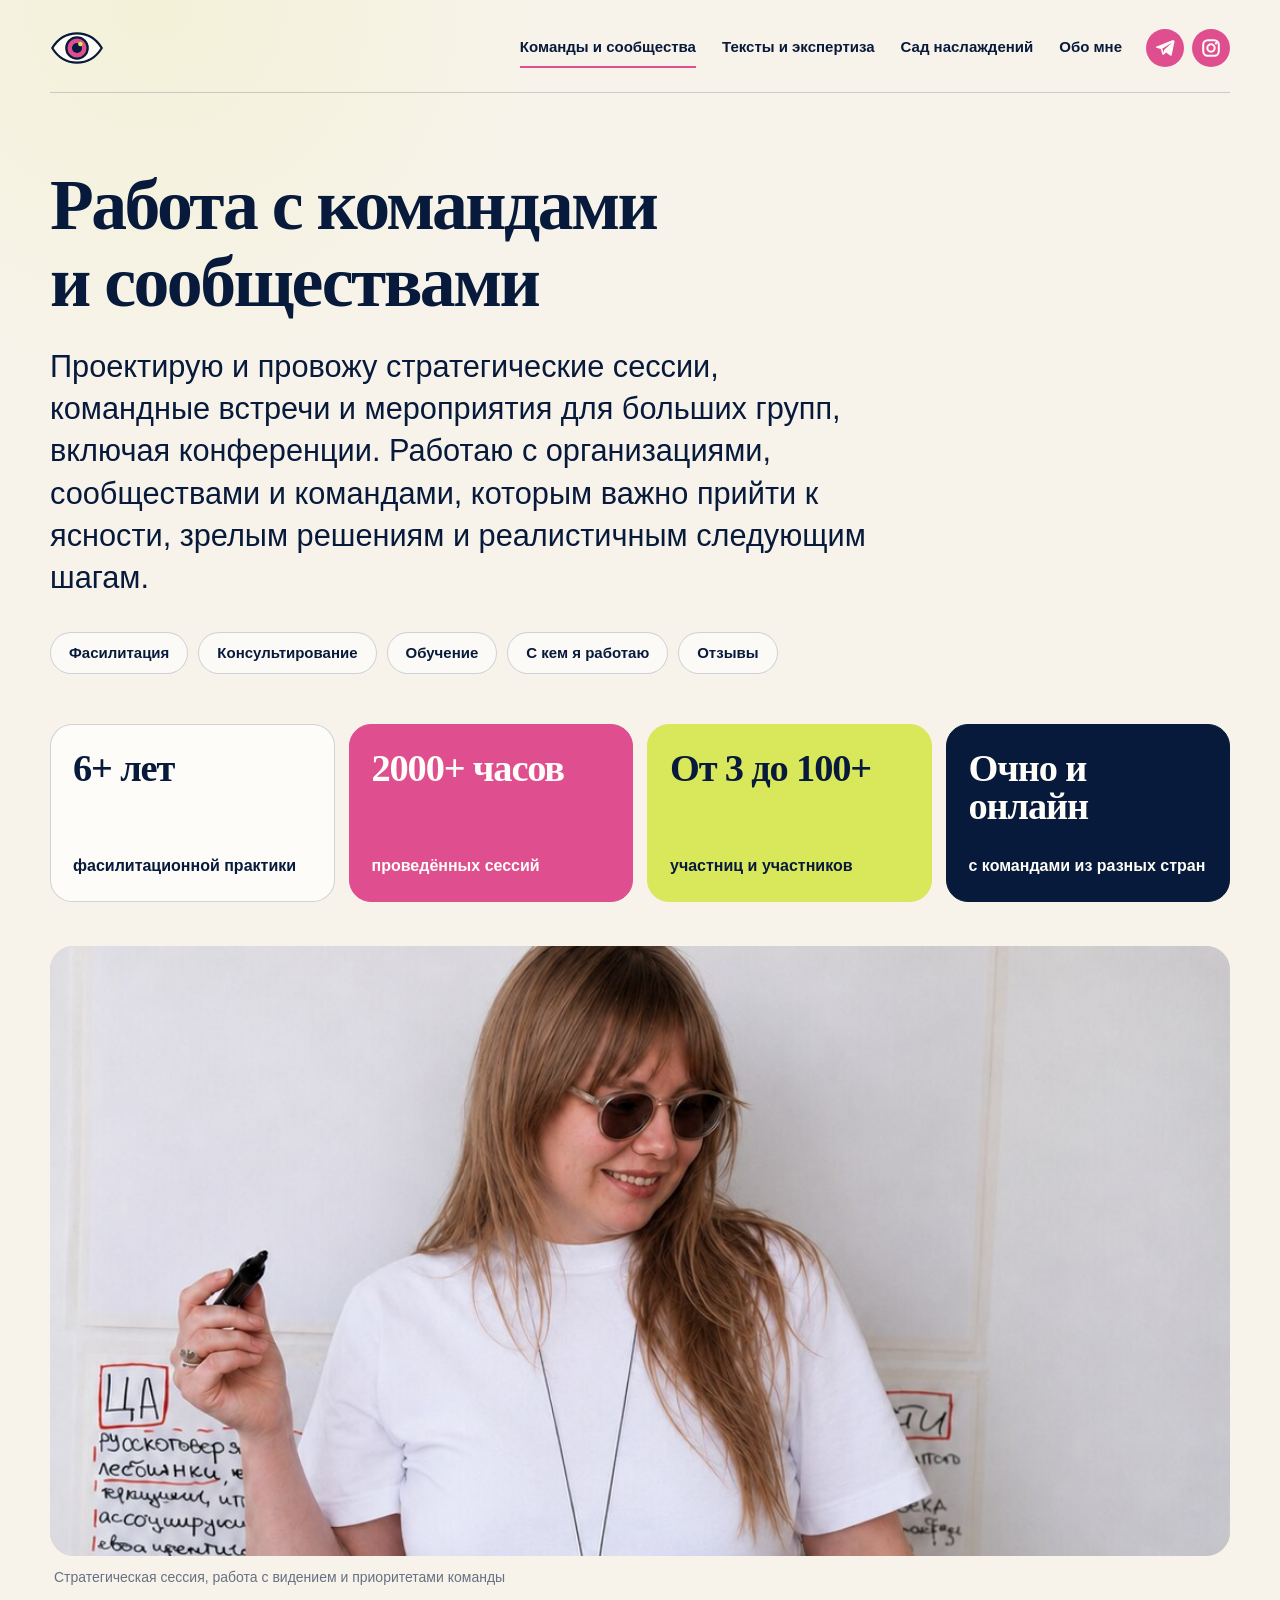
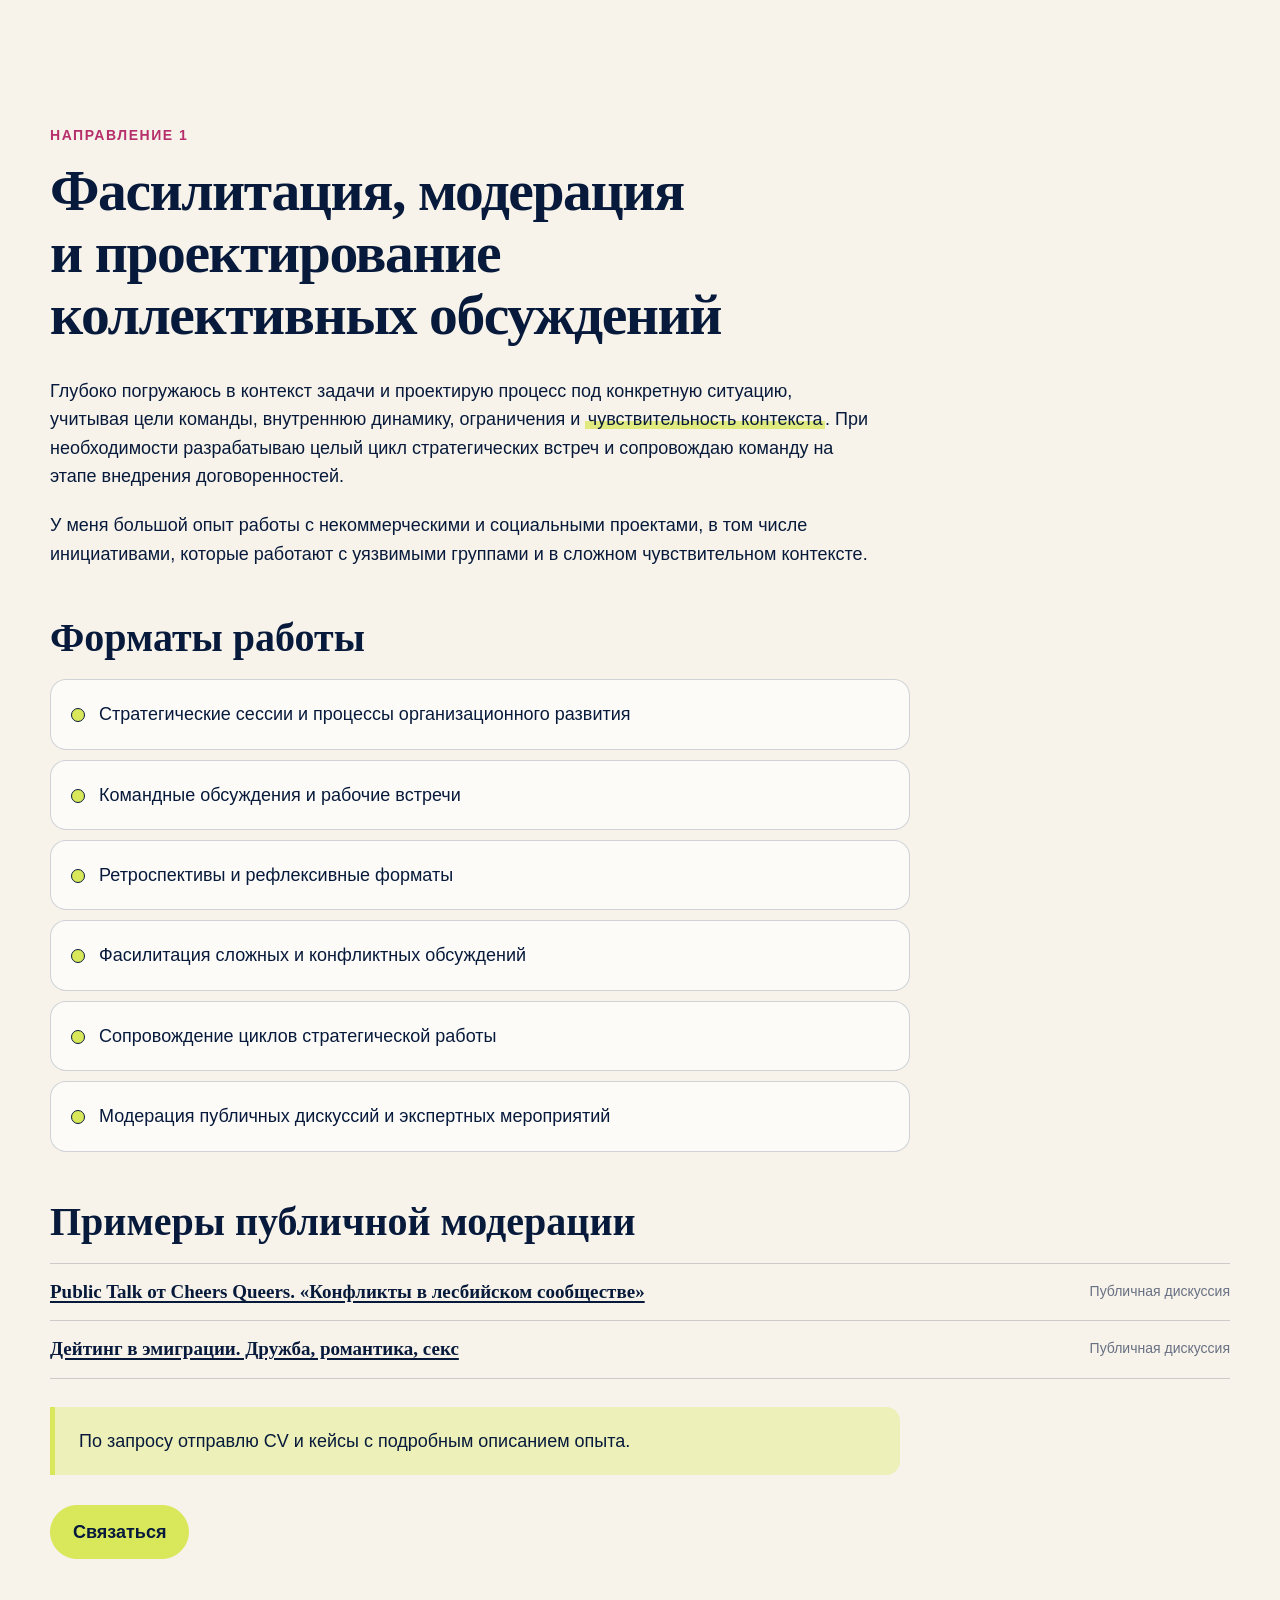
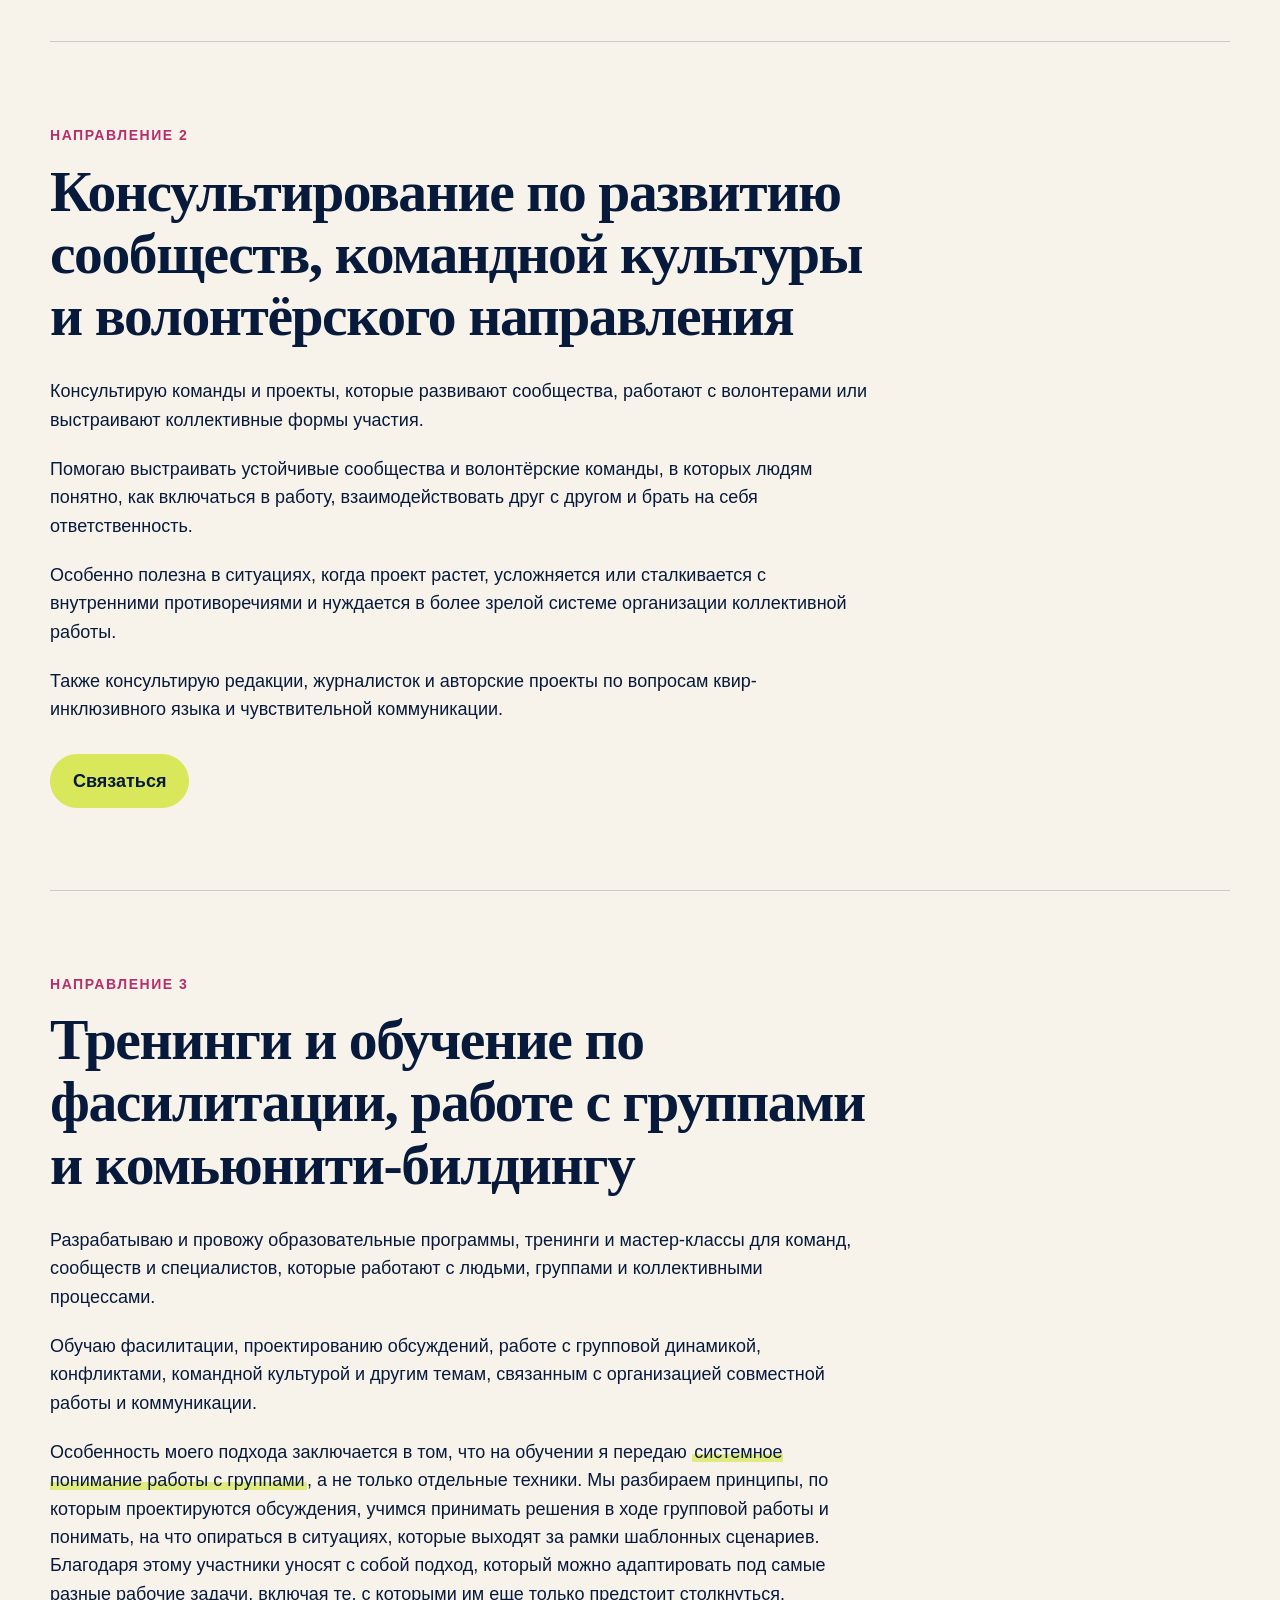
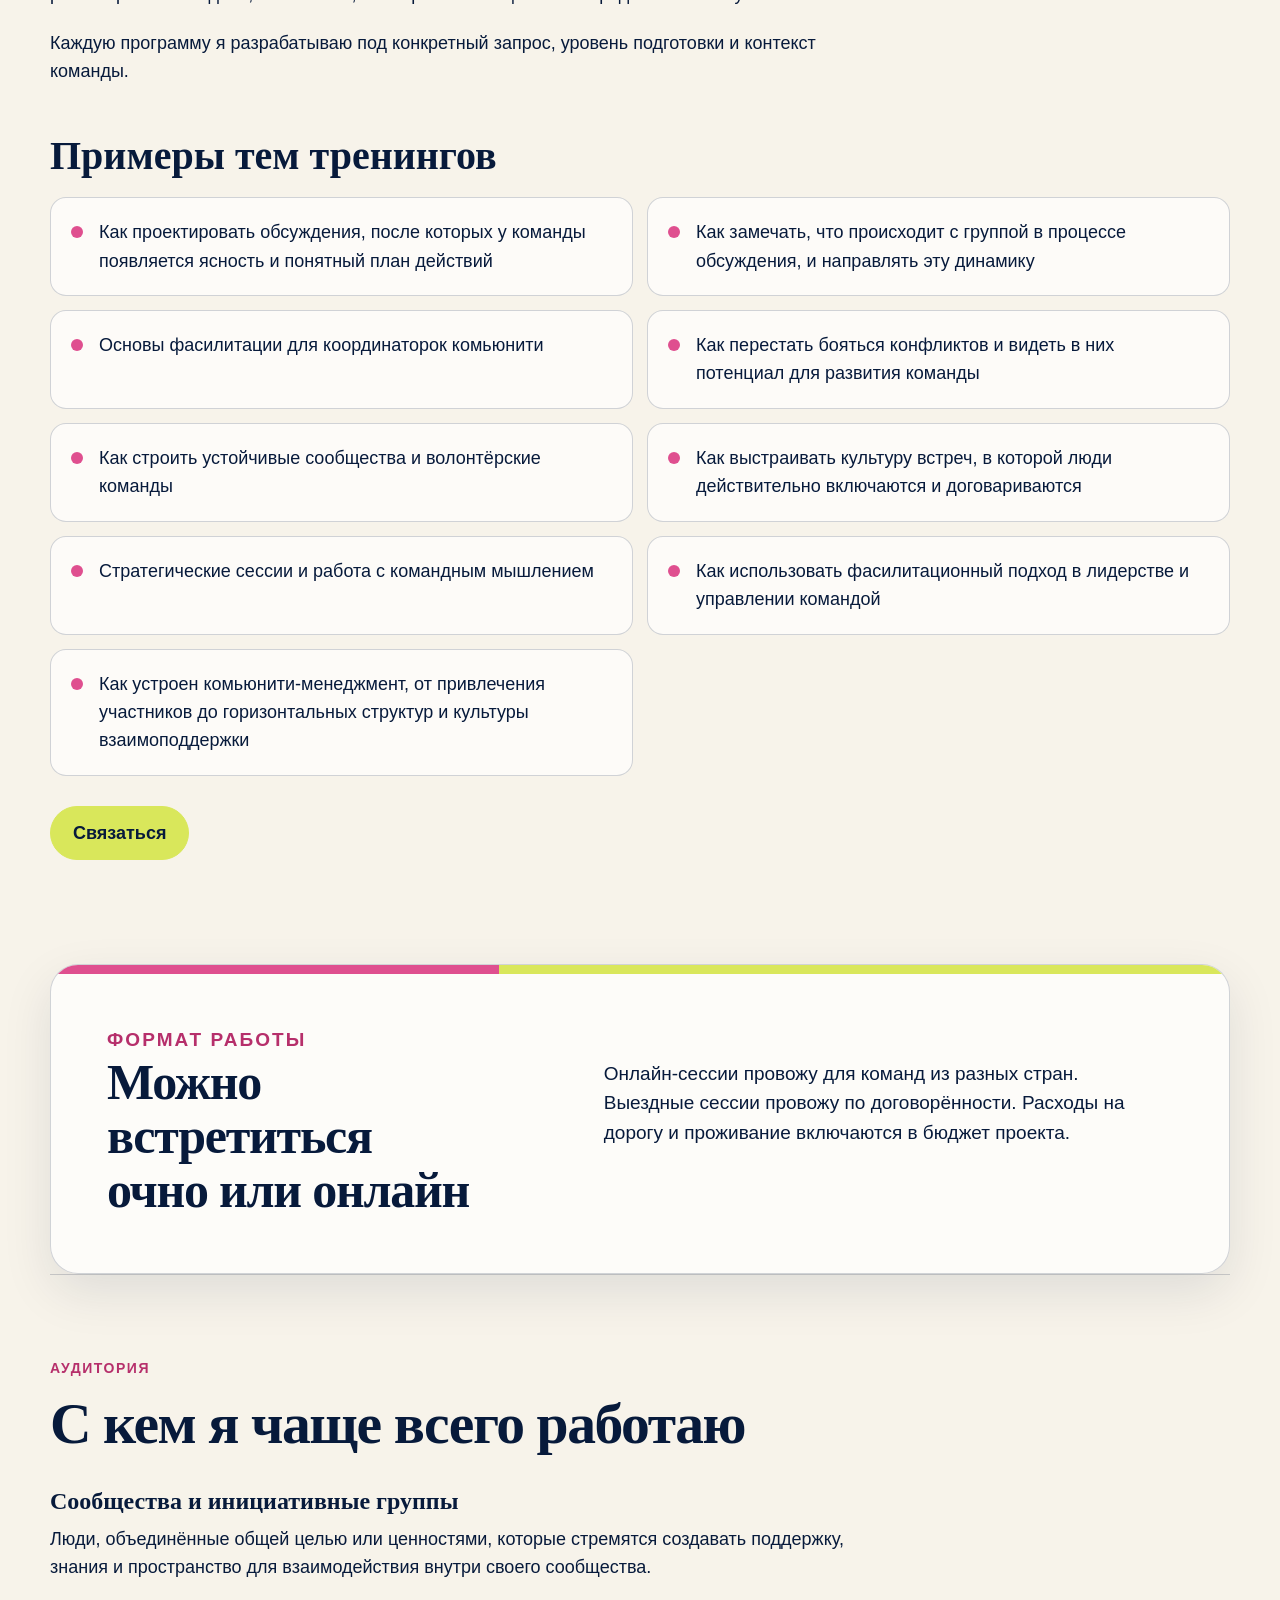
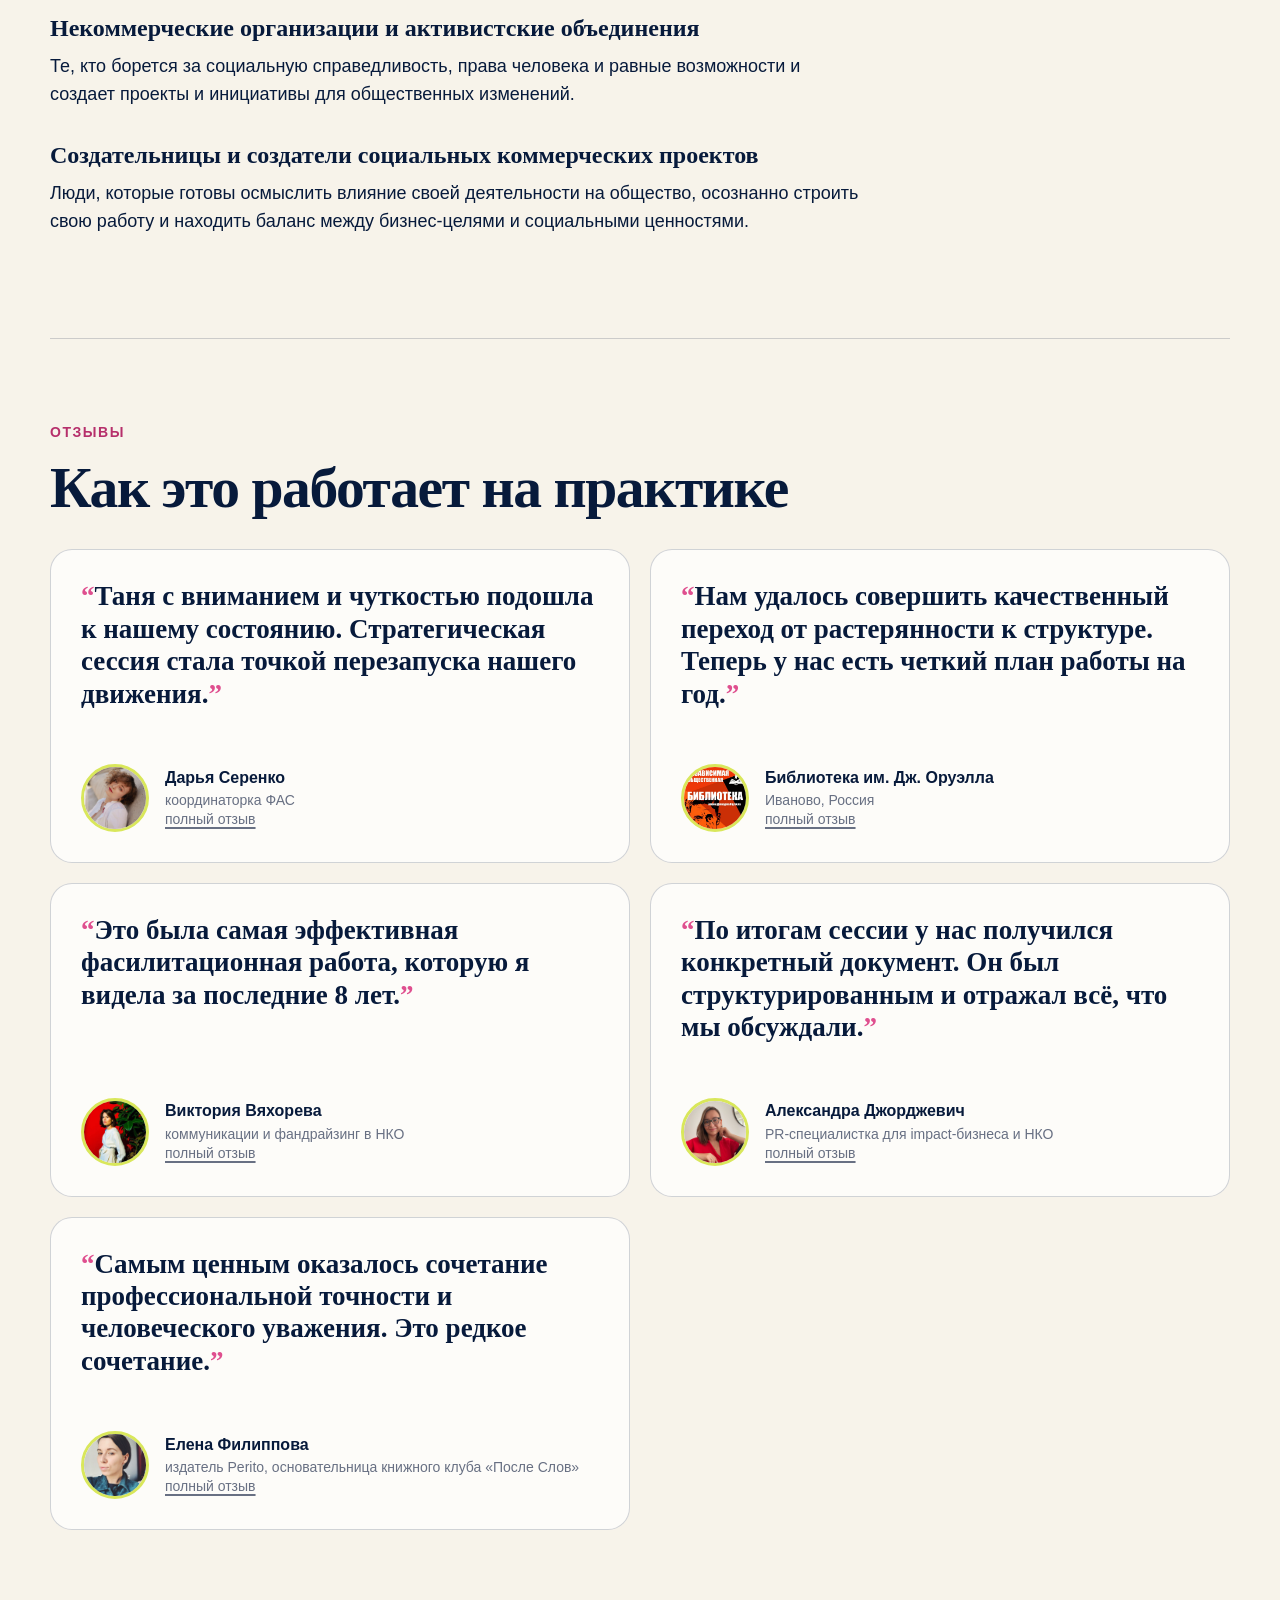
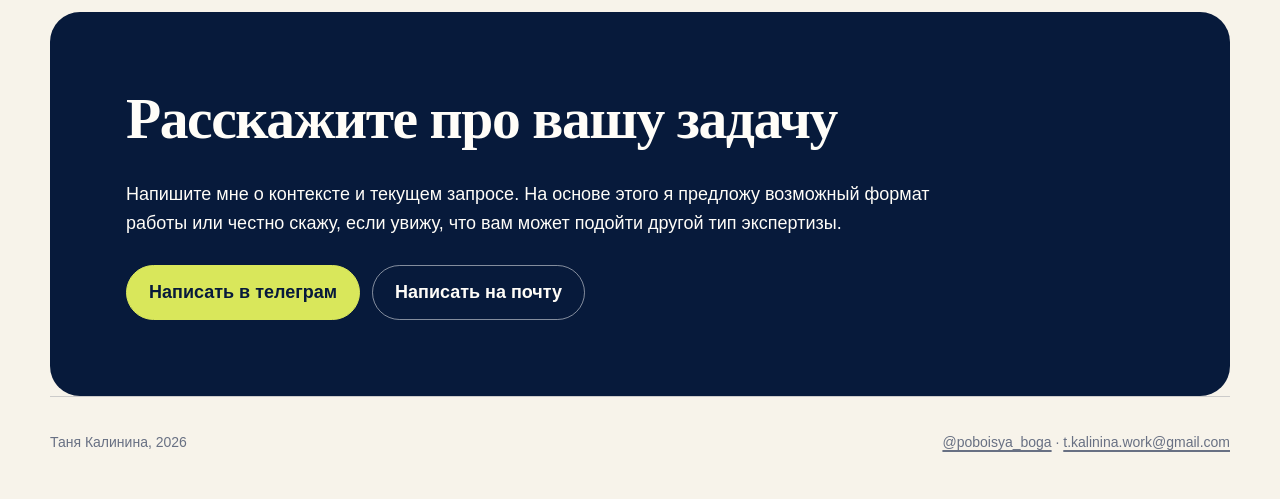
<file: teams/index.html>
<!DOCTYPE html>
<html lang="ru">
<head>
<meta charset="utf-8">
<!-- Google Tag Manager -->
<script>(function(w,d,s,l,i){w[l]=w[l]||[];w[l].push({'gtm.start':
new Date().getTime(),event:'gtm.js'});var f=d.getElementsByTagName(s)[0],
j=d.createElement(s),dl=l!='dataLayer'?'&l='+l:'';j.async=true;j.src=
'https://www.googletagmanager.com/gtm.js?id='+i+dl;f.parentNode.insertBefore(j,f);
})(window,document,'script','dataLayer','GTM-56VS6ZNW');</script>
<!-- End Google Tag Manager -->

<meta name="viewport" content="width=device-width, initial-scale=1, viewport-fit=cover">
<title>Работа с командами и сообществами — Таня Калинина</title>
<meta name="description" content="Фасилитация, стратегические сессии, консультирование по развитию сообществ, тренинги по работе с группами и комьюнити-билдингу.">
<link rel="canonical" href="https://poboisyaboga.com/teams/">
<link rel="icon" href="/favicon.svg?v=2" type="image/svg+xml">
<link rel="icon" href="/favicon-32.png?v=2" sizes="32x32" type="image/png">
<link rel="apple-touch-icon" href="/apple-touch-icon.png?v=2">
<meta property="og:type" content="website">
<meta property="og:locale" content="ru_RU">
<meta property="og:url" content="https://poboisyaboga.com/teams/">
<meta property="og:title" content="Работа с командами и сообществами">
<meta property="og:description" content="Фасилитация, стратегические сессии, консультирование по развитию сообществ, тренинги по работе с группами и комьюнити-билдингу.">
<meta property="og:image" content="https://poboisyaboga.com/og-cover.jpg">
<meta property="og:image:width" content="1200">
<meta property="og:image:height" content="630">
<meta property="og:image:alt" content="Таня Калинина, фасилитаторка и авторка текстов">
<meta name="twitter:card" content="summary_large_image">
<link rel="stylesheet" href="/styles.css?v=10">
<script src="/site.js?v=10" defer></script>
<script type="application/ld+json">
{
 "@context": "https://schema.org",
 "@type": "ProfessionalService",
 "name": "Фасилитация и обучение — Таня Калинина",
 "url": "https://poboisyaboga.com/teams/",
 "provider": {
  "@type": "Person",
  "name": "Таня Калинина",
  "url": "https://poboisyaboga.com/"
 },
 "areaServed": "Worldwide",
 "availableLanguage": [
  "ru",
  "en"
 ],
 "hasOfferCatalog": {
  "@type": "OfferCatalog",
  "name": "Форматы работы",
  "itemListElement": [
   {
    "@type": "Offer",
    "itemOffered": {
     "@type": "Service",
     "name": "Стратегические сессии и организационное развитие"
    }
   },
   {
    "@type": "Offer",
    "itemOffered": {
     "@type": "Service",
     "name": "Фасилитация сложных и конфликтных обсуждений"
    }
   },
   {
    "@type": "Offer",
    "itemOffered": {
     "@type": "Service",
     "name": "Консультирование по развитию сообществ и волонтёрского направления"
    }
   },
   {
    "@type": "Offer",
    "itemOffered": {
     "@type": "Service",
     "name": "Тренинги по фасилитации, групповой динамике и комьюнити-билдингу"
    }
   },
   {
    "@type": "Offer",
    "itemOffered": {
     "@type": "Service",
     "name": "Модерация публичных дискуссий и экспертных мероприятий"
    }
   }
  ]
 }
}
</script>
</head>
<body class="teams-page">
<!-- Google Tag Manager (noscript) -->
<noscript><iframe src="https://www.googletagmanager.com/ns.html?id=GTM-56VS6ZNW"
height="0" width="0" style="display:none;visibility:hidden"></iframe></noscript>
<!-- End Google Tag Manager (noscript) -->

<a class="skip" href="#main">К основному содержанию</a>
<div class="wrap">

<div class="topbar">
  <a class="site-symbol" href="/" aria-label="На главную"><img src="/eye-mark.svg" alt="" width="96" height="64"></a>
  <nav class="topnav" id="site-menu" aria-label="Разделы сайта">
    <a href="/teams/" aria-current="page">Команды и сообщества</a>
    <a href="/texts/">Тексты и экспертиза</a>
    <a href="/lesbian_paradise/" data-track="garden_menu_click">Сад наслаждений</a>
    <a href="/about/">Обо мне</a>
  </nav>
  <nav class="header-socials" aria-label="Социальные сети">
    <a class="social-link telegram" href="https://t.me/vot_i_dumai" target="_blank" rel="noopener noreferrer" aria-label="Telegram"><img src="/telegram-mark.svg" alt="" width="24" height="24"></a>
    <a class="social-link instagram" href="https://www.instagram.com/poboisya_boga/" target="_blank" rel="noopener noreferrer" aria-label="Instagram"><img src="/instagram-mark.svg" alt="" width="24" height="24"></a>
  </nav>
  <button class="menu-toggle" type="button" aria-expanded="false" aria-controls="site-menu"><span class="menu-label">Меню</span><span class="menu-lines" aria-hidden="true"><i></i><i></i></span></button>
</div>

<main id="main">
<header class="page-intro teams-intro">
  <div class="page-intro-copy">
    <h1 class="page">Работа с командами и сообществами</h1>
    <p class="lead">Проектирую и провожу стратегические сессии, командные встречи и мероприятия для больших групп, включая конференции. Работаю с организациями, сообществами и командами, которым важно прийти к ясности, зрелым решениям и реалистичным следующим шагам.</p>
    <nav class="anchors" aria-label="Разделы страницы">
      <a href="#facilitation">Фасилитация</a>
      <a href="#consulting">Консультирование</a>
      <a href="#training">Обучение</a>
      <a href="#who">С кем я работаю</a>
      <a href="#voices">Отзывы</a>
    </nav>
  </div>
</header>

<div class="practice-stats" aria-label="Опыт и формат работы">
  <div class="practice-stat">
    <strong>6+ лет</strong>
    <span>фасилитационной практики</span>
  </div>
  <div class="practice-stat">
    <strong>2000+ часов</strong>
    <span>проведённых сессий</span>
  </div>
  <div class="practice-stat">
    <strong>От 3 до 100+</strong>
    <span>участниц и участников</span>
  </div>
  <div class="practice-stat">
    <strong>Очно и онлайн</strong>
    <span>с командами из разных стран</span>
  </div>
</div>

<div class="band">
  <img src="/img/facilitation.jpg" alt="Таня Калинина у флипчартов во время стратегической сессии" width="1200" height="1600">
</div>
<p class="caption">Стратегическая сессия, работа с видением и приоритетами команды</p>

<section id="facilitation">
  <p class="eyebrow">Направление 1</p>
  <h2>Фасилитация, модерация и проектирование коллективных обсуждений</h2>
  <div class="prose">
    <p>Глубоко погружаюсь в контекст задачи и проектирую процесс под конкретную ситуацию, учитывая цели команды, внутреннюю динамику, ограничения и <span class="mk">чувствительность контекста</span>. При необходимости разрабатываю целый цикл стратегических встреч и сопровождаю команду на этапе внедрения договоренностей.</p>
    <p>У меня большой опыт работы с некоммерческими и социальными проектами, в том числе инициативами, которые работают с уязвимыми группами и в сложном чувствительном контексте.</p>
  </div>

  <h3>Форматы работы</h3>
  <ul class="plain">
    <li>Стратегические сессии и процессы организационного развития</li>
    <li>Командные обсуждения и рабочие встречи</li>
    <li>Ретроспективы и рефлексивные форматы</li>
    <li>Фасилитация сложных и конфликтных обсуждений</li>
    <li>Сопровождение циклов стратегической работы</li>
    <li>Модерация публичных дискуссий и экспертных мероприятий</li>
  </ul>

  <h3>Примеры публичной модерации</h3>
  <ul class="pubs compact">
    <li><a href="https://www.youtube.com/watch?v=rTFElPPYy-4">Public Talk от Cheers Queers. «Конфликты в лесбийском сообществе»</a><span class="meta">Публичная дискуссия</span></li>
    <li><a href="https://www.youtube.com/watch?v=8mU4y4GuKJM">Дейтинг в эмиграции. Дружба, романтика, секс</a><span class="meta">Публичная дискуссия</span></li>
  </ul>
  <p class="inline-cta">По запросу отправлю CV и кейсы с подробным описанием опыта.</p>
  <div class="section-actions"><a class="btn" href="#contact">Связаться</a></div>
</section>

<section id="consulting">
  <p class="eyebrow">Направление 2</p>
  <h2>Консультирование по развитию сообществ, командной культуры и волонтёрского направления</h2>
  <div class="prose">
    <p>Консультирую команды и проекты, которые развивают сообщества, работают с волонтерами или выстраивают коллективные формы участия.</p>
    <p>Помогаю выстраивать устойчивые сообщества и волонтёрские команды, в которых людям понятно, как включаться в работу, взаимодействовать друг с другом и брать на себя ответственность.</p>
    <p>Особенно полезна в ситуациях, когда проект растет, усложняется или сталкивается с внутренними противоречиями и нуждается в более зрелой системе организации коллективной работы.</p>
    <p>Также консультирую редакции, журналисток и авторские проекты по вопросам квир-инклюзивного языка и чувствительной коммуникации.</p>
  </div>
  <div class="section-actions"><a class="btn" href="#contact">Связаться</a></div>
</section>

<section id="training" class="grid">
  <p class="eyebrow">Направление 3</p>
  <h2>Тренинги и обучение по фасилитации, работе с группами и комьюнити-билдингу</h2>
  <div class="prose">
    <p>Разрабатываю и провожу образовательные программы, тренинги и мастер-классы для команд, сообществ и специалистов, которые работают с людьми, группами и коллективными процессами.</p>
    <p>Обучаю фасилитации, проектированию обсуждений, работе с групповой динамикой, конфликтами, командной культурой и другим темам, связанным с организацией совместной работы и коммуникации.</p>
    <p>Особенность моего подхода заключается в том, что на обучении я передаю <span class="mk">системное понимание работы с группами</span>, а не только отдельные техники. Мы разбираем принципы, по которым проектируются обсуждения, учимся принимать решения в ходе групповой работы и понимать, на что опираться в ситуациях, которые выходят за рамки шаблонных сценариев. Благодаря этому участники уносят с собой подход, который можно адаптировать под самые разные рабочие задачи, включая те, с которыми им еще только предстоит столкнуться.</p>
    <p>Каждую программу я разрабатываю под конкретный запрос, уровень подготовки и контекст команды.</p>
  </div>

  <h3>Примеры тем тренингов</h3>
  <ul class="talk">
    <li>Как проектировать обсуждения, после которых у команды появляется ясность и понятный план действий</li>
    <li>Как замечать, что происходит с группой в процессе обсуждения, и направлять эту динамику</li>
    <li>Основы фасилитации для координаторок комьюнити</li>
    <li>Как перестать бояться конфликтов и видеть в них потенциал для развития команды</li>
    <li>Как строить устойчивые сообщества и волонтёрские команды</li>
    <li>Как выстраивать культуру встреч, в которой люди действительно включаются и договариваются</li>
    <li>Стратегические сессии и работа с командным мышлением</li>
    <li>Как использовать фасилитационный подход в лидерстве и управлении командой</li>
    <li>Как устроен комьюнити-менеджмент, от привлечения участников до горизонтальных структур и культуры взаимоподдержки</li>
  </ul>
  <div class="section-actions"><a class="btn" href="#contact">Связаться</a></div>
</section>

<aside class="work-format">
  <p class="eyebrow">Формат работы</p>
  <div class="work-format-copy">
    <h2>Можно встретиться очно или онлайн</h2>
    <p>Онлайн-сессии провожу для команд из разных стран. Выездные сессии провожу по договорённости. Расходы на дорогу и проживание включаются в бюджет проекта.</p>
  </div>
</aside>

<section id="who">
  <p class="eyebrow">Аудитория</p>
  <h2>С кем я чаще всего работаю</h2>
  <div class="prose">
    <h4>Сообщества и инициативные группы</h4>
    <p>Люди, объединённые общей целью или ценностями, которые стремятся создавать поддержку, знания и пространство для взаимодействия внутри своего сообщества.</p>
    <h4>Некоммерческие организации и активистские объединения</h4>
    <p>Те, кто борется за социальную справедливость, права человека и равные возможности и создает проекты и инициативы для общественных изменений.</p>
    <h4>Создательницы и создатели социальных коммерческих проектов</h4>
    <p>Люди, которые готовы осмыслить влияние своей деятельности на общество, осознанно строить свою работу и находить баланс между бизнес-целями и социальными ценностями.</p>
  </div>
</section>

<section id="voices">
  <p class="eyebrow">Отзывы</p>
  <h2>Как это работает на практике</h2>
  <div class="voices">
    <div class="voice">
      <blockquote>Таня с вниманием и чуткостью подошла к нашему состоянию. Стратегическая сессия стала точкой перезапуска нашего движения.</blockquote>
      <div class="said"><img src="/img/people/serenko.jpg" alt="Дарья Серенко" width="220" height="220" loading="lazy"><p class="who"><b>Дарья Серенко</b>координаторка ФАС<br><a href="/about/#reviews">полный отзыв</a></p></div>
    </div>
    <div class="voice">
      <blockquote>Нам удалось совершить качественный переход от растерянности к структуре. Теперь у нас есть четкий план работы на год.</blockquote>
      <div class="said"><img src="/img/people/library.jpg" alt="Библиотека им. Дж. Оруэлла" width="220" height="220" loading="lazy"><p class="who"><b>Библиотека им. Дж. Оруэлла</b>Иваново, Россия<br><a href="/about/#reviews">полный отзыв</a></p></div>
    </div>
    <div class="voice">
      <blockquote>Это была самая эффективная фасилитационная работа, которую я видела за последние 8 лет.</blockquote>
      <div class="said"><img src="/img/people/vyahoreva.jpg" alt="Виктория Вяхорева" width="220" height="220" loading="lazy"><p class="who"><b>Виктория Вяхорева</b>коммуникации и фандрайзинг в НКО<br><a href="/about/#reviews">полный отзыв</a></p></div>
    </div>
    <div class="voice">
      <blockquote>По итогам сессии у нас получился конкретный документ. Он был структурированным и отражал всё, что мы обсуждали.</blockquote>
      <div class="said"><img src="/img/people/dzhordzhevich.jpg" alt="Александра Джорджевич" width="220" height="220" loading="lazy"><p class="who"><b>Александра Джорджевич</b>PR-специалистка для impact-бизнеса и НКО<br><a href="/about/#reviews">полный отзыв</a></p></div>
    </div>
    <div class="voice">
      <blockquote>Самым ценным оказалось сочетание профессиональной точности и человеческого уважения. Это редкое сочетание.</blockquote>
      <div class="said"><img src="/img/people/filippova.jpg" alt="Елена Филиппова" width="220" height="220" loading="lazy"><p class="who"><b>Елена Филиппова</b>издатель Perito, основательница книжного клуба «После Слов»<br><a href="/about/#reviews">полный отзыв</a></p></div>
    </div>
  </div>
</section>

<section class="night" id="contact">
  <h2>Расскажите про вашу задачу</h2>
  <p class="prose">Напишите мне о контексте и текущем запросе. На основе этого я предложу возможный формат работы или честно скажу, если увижу, что вам может подойти другой тип экспертизы.</p>
  <div class="cta-row">
    <a class="btn" href="https://t.me/poboisya_boga">Написать в телеграм</a>
    <a class="btn ghost" href="mailto:t.kalinina.work@gmail.com">Написать на почту</a>
  </div>
</section>
</main>

<footer>
  <span>Таня Калинина, 2026</span>
  <span><a href="https://t.me/poboisya_boga">@poboisya_boga</a> · <a href="mailto:t.kalinina.work@gmail.com">t.kalinina.work@gmail.com</a></span>
</footer>

</div>
</body>
</html>
</file>
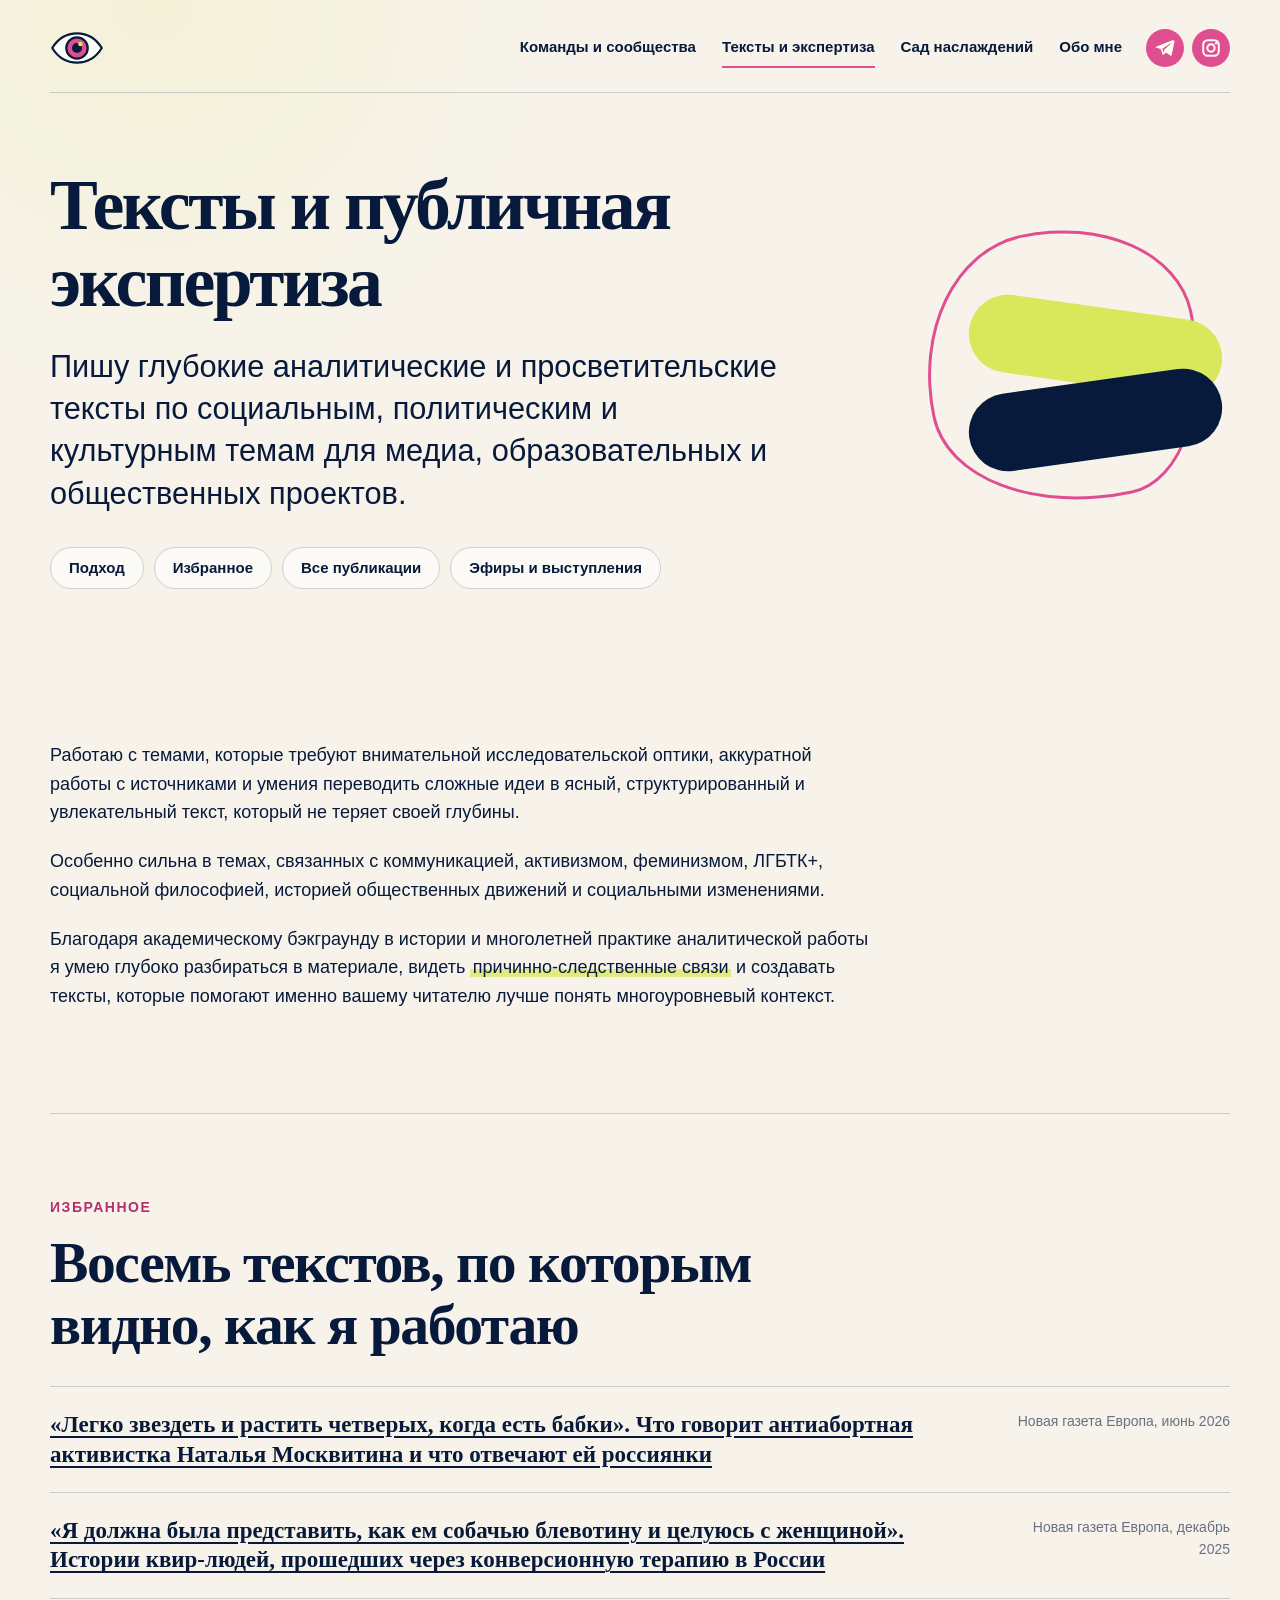
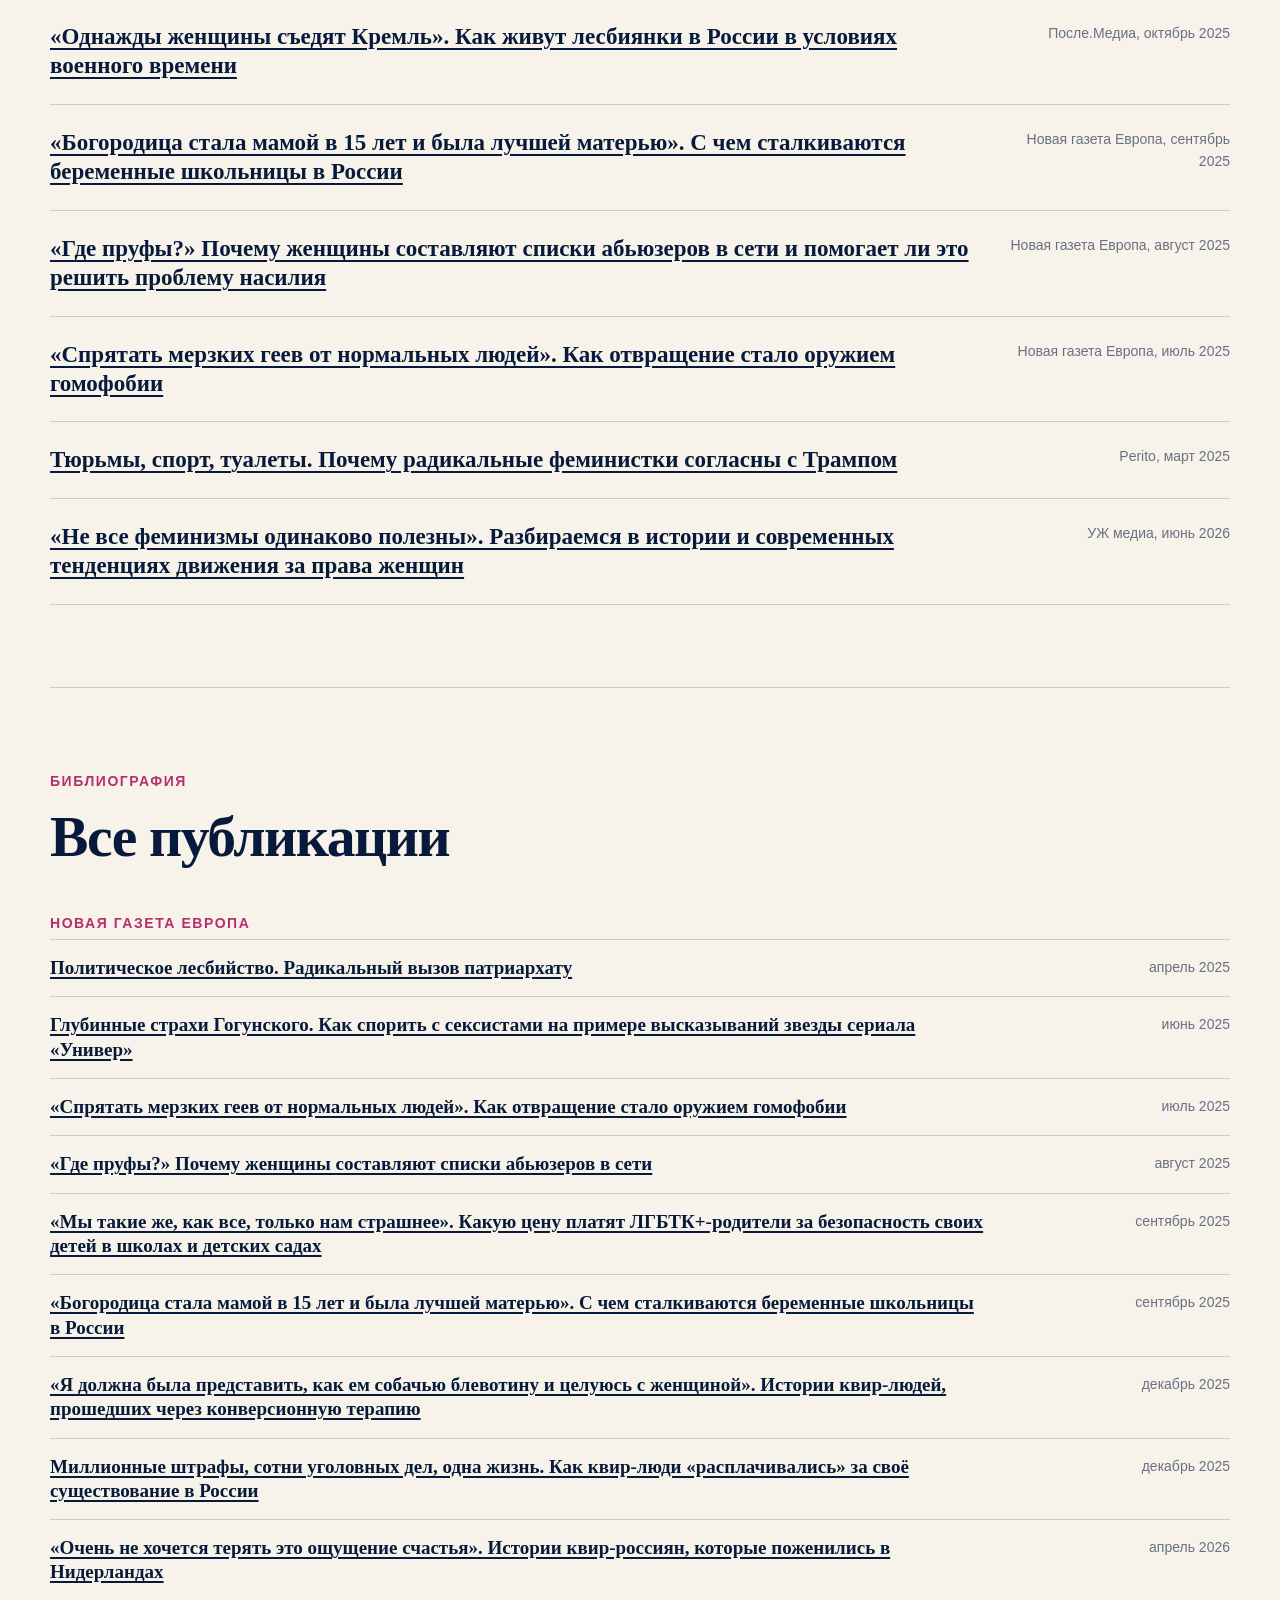
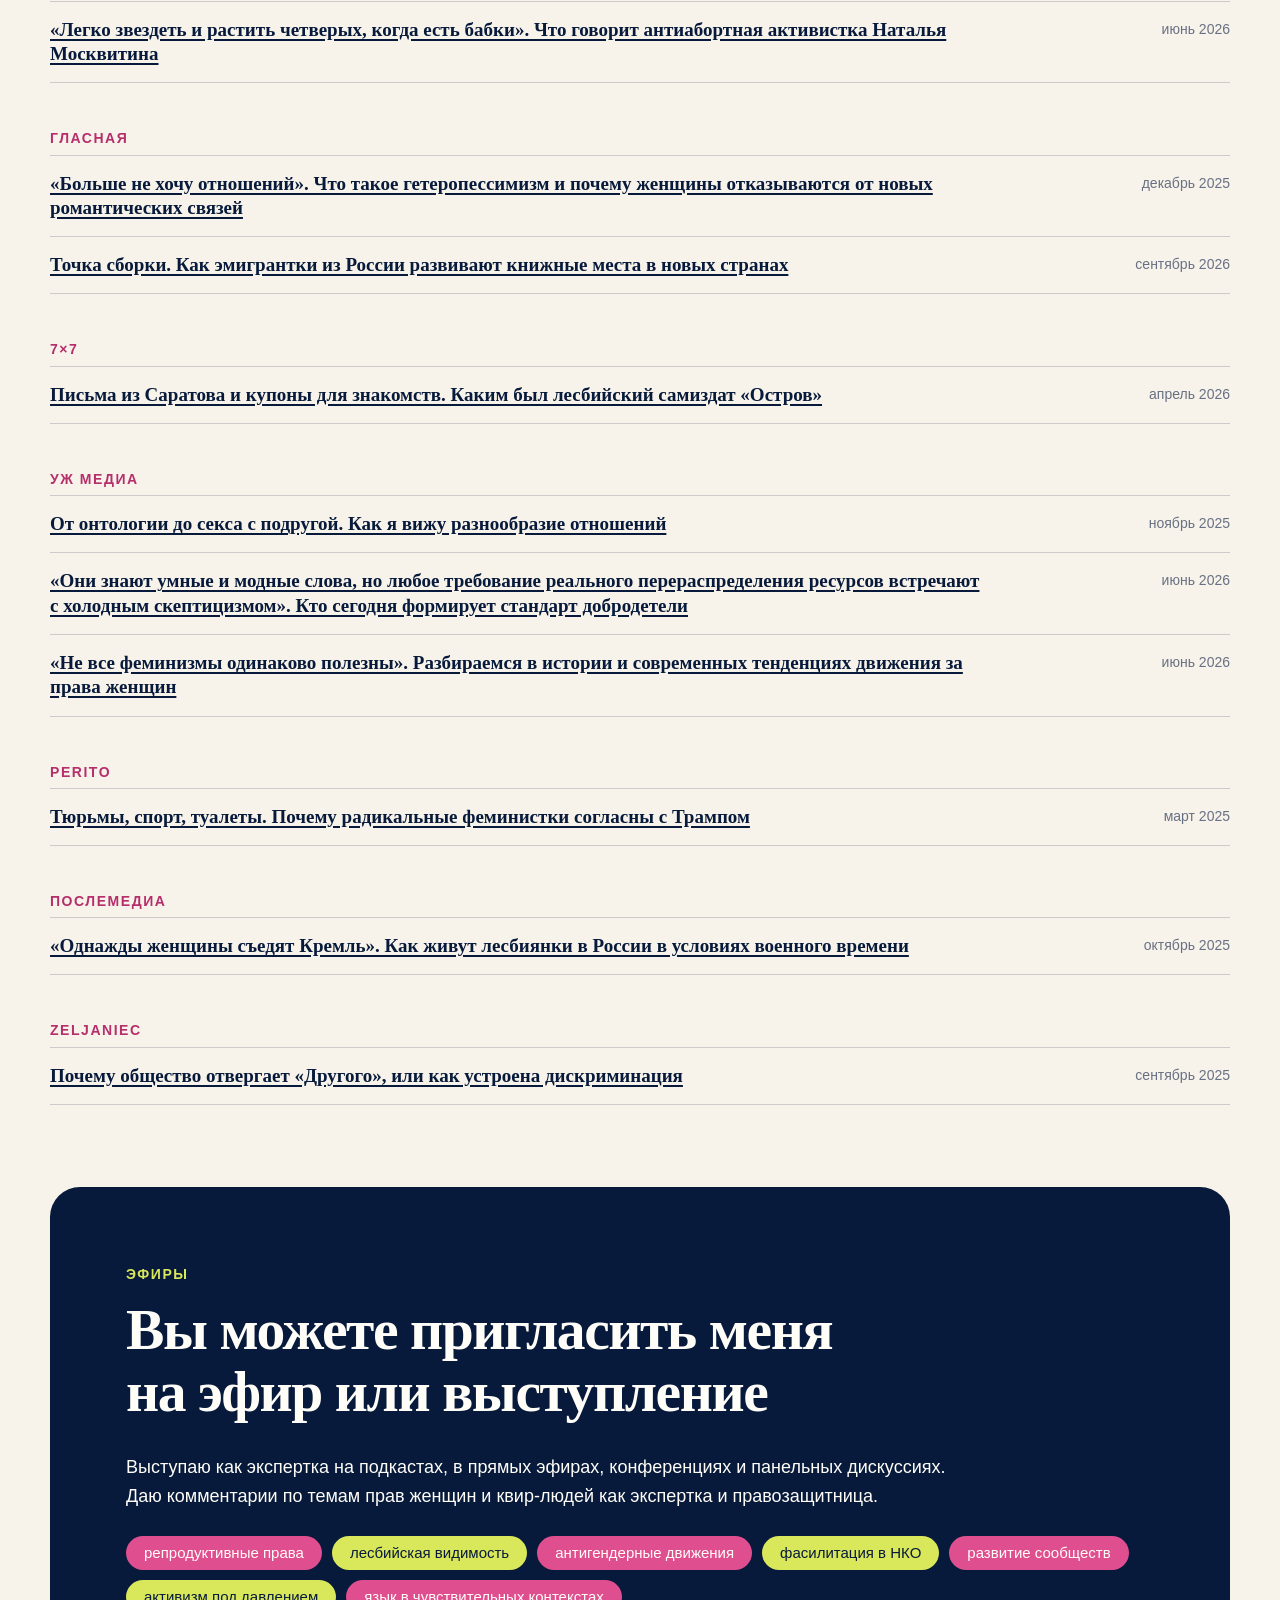
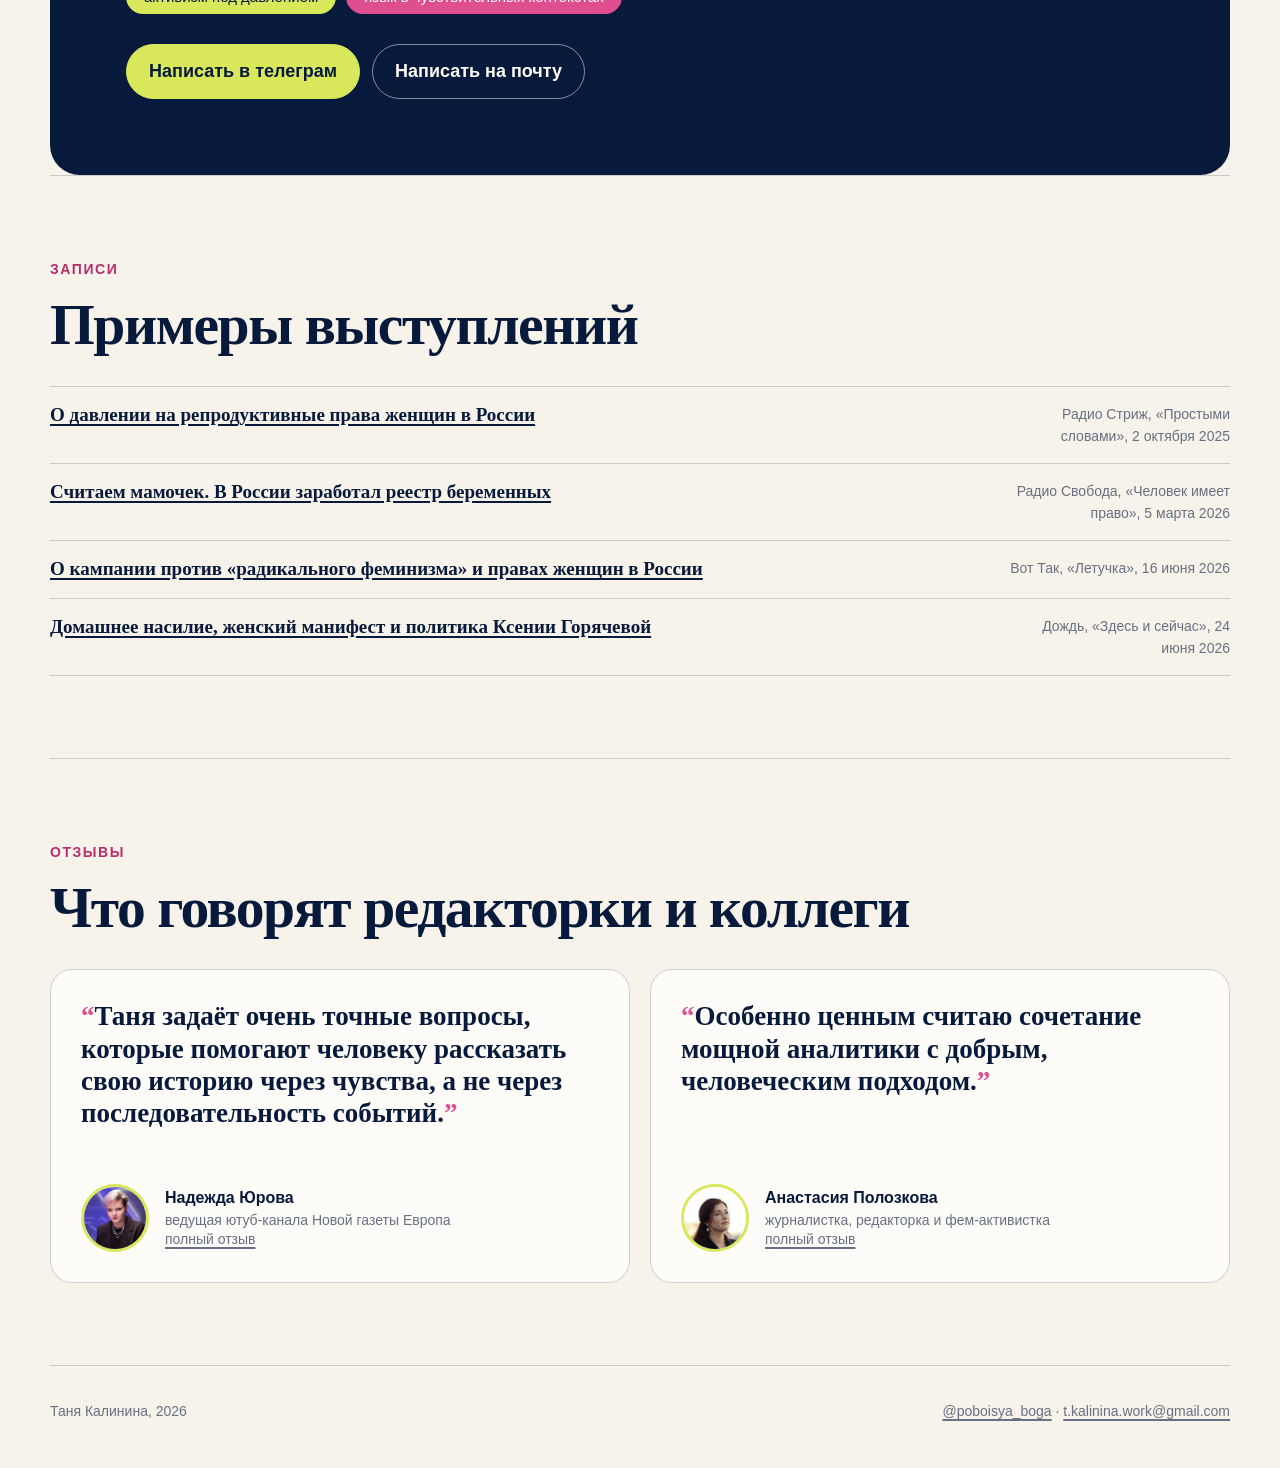
<file: texts/index.html>
<!DOCTYPE html>
<html lang="ru">
<head>
<meta charset="utf-8">
<!-- Google Tag Manager -->
<script>(function(w,d,s,l,i){w[l]=w[l]||[];w[l].push({'gtm.start':
new Date().getTime(),event:'gtm.js'});var f=d.getElementsByTagName(s)[0],
j=d.createElement(s),dl=l!='dataLayer'?'&l='+l:'';j.async=true;j.src=
'https://www.googletagmanager.com/gtm.js?id='+i+dl;f.parentNode.insertBefore(j,f);
})(window,document,'script','dataLayer','GTM-56VS6ZNW');</script>
<!-- End Google Tag Manager -->

<meta name="viewport" content="width=device-width, initial-scale=1, viewport-fit=cover">
<title>Тексты и публичная экспертиза — Таня Калинина</title>
<meta name="description" content="Аналитические и просветительские тексты для медиа, эфиры и комментарии по темам прав женщин и квир-людей.">
<link rel="canonical" href="https://poboisyaboga.com/texts/">
<link rel="icon" href="/favicon.svg?v=2" type="image/svg+xml">
<link rel="icon" href="/favicon-32.png?v=2" sizes="32x32" type="image/png">
<link rel="apple-touch-icon" href="/apple-touch-icon.png?v=2">
<meta property="og:type" content="website">
<meta property="og:locale" content="ru_RU">
<meta property="og:url" content="https://poboisyaboga.com/texts/">
<meta property="og:title" content="Тексты и публичная экспертиза">
<meta property="og:description" content="Аналитические и просветительские тексты для медиа, эфиры и комментарии по темам прав женщин и квир-людей.">
<meta property="og:image" content="https://poboisyaboga.com/og-cover.jpg">
<meta property="og:image:width" content="1200">
<meta property="og:image:height" content="630">
<meta property="og:image:alt" content="Таня Калинина, фасилитаторка и авторка текстов">
<meta name="twitter:card" content="summary_large_image">
<link rel="stylesheet" href="/styles.css?v=10">
<script src="/site.js?v=10" defer></script>
<script type="application/ld+json">
{
 "@context": "https://schema.org",
 "@type": "Person",
 "name": "Таня Калинина",
 "alternateName": "Татьяна Калинина",
 "url": "https://poboisyaboga.com/",
 "image": "https://poboisyaboga.com/img/portrait.jpg",
 "jobTitle": "Фасилитаторка, исследовательница социальных процессов, авторка текстов",
 "description": "Фасилитаторка и модераторка, экспертка по работе с сообществами и в сфере защиты прав женщин и квир-людей, авторка аналитических текстов для медиа.",
 "email": "mailto:t.kalinina.work@gmail.com",
 "knowsLanguage": [
  "ru",
  "en"
 ],
 "knowsAbout": [
  "фасилитация",
  "стратегические сессии",
  "развитие сообществ",
  "комьюнити-билдинг",
  "права женщин",
  "права квир-людей",
  "феминизм",
  "некоммерческий сектор",
  "работа с конфликтами"
 ],
 "sameAs": [
  "https://t.me/poboisya_boga"
 ],
 "worksFor": [
  {
   "@type": "Organization",
   "name": "Cheers Queers"
  },
  {
   "@type": "Organization",
   "name": "Лес рук"
  }
 ]
}
</script>
</head>
<body class="texts-page">
<!-- Google Tag Manager (noscript) -->
<noscript><iframe src="https://www.googletagmanager.com/ns.html?id=GTM-56VS6ZNW"
height="0" width="0" style="display:none;visibility:hidden"></iframe></noscript>
<!-- End Google Tag Manager (noscript) -->

<a class="skip" href="#main">К основному содержанию</a>
<div class="wrap">

<div class="topbar">
  <a class="site-symbol" href="/" aria-label="На главную"><img src="/eye-mark.svg" alt="" width="96" height="64"></a>
  <nav class="topnav" id="site-menu" aria-label="Разделы сайта">
    <a href="/teams/">Команды и сообщества</a>
    <a href="/texts/" aria-current="page">Тексты и экспертиза</a>
    <a href="/lesbian_paradise/" data-track="garden_menu_click">Сад наслаждений</a>
    <a href="/about/">Обо мне</a>
  </nav>
  <nav class="header-socials" aria-label="Социальные сети">
    <a class="social-link telegram" href="https://t.me/vot_i_dumai" target="_blank" rel="noopener noreferrer" aria-label="Telegram"><img src="/telegram-mark.svg" alt="" width="24" height="24"></a>
    <a class="social-link instagram" href="https://www.instagram.com/poboisya_boga/" target="_blank" rel="noopener noreferrer" aria-label="Instagram"><img src="/instagram-mark.svg" alt="" width="24" height="24"></a>
  </nav>
  <button class="menu-toggle" type="button" aria-expanded="false" aria-controls="site-menu"><span class="menu-label">Меню</span><span class="menu-lines" aria-hidden="true"><i></i><i></i></span></button>
</div>

<main id="main">
<header class="page-intro">
  <div class="page-intro-copy">
    <h1 class="page">Тексты и публичная экспертиза</h1>
    <p class="lead">Пишу глубокие аналитические и просветительские тексты по социальным, политическим и культурным темам для медиа, образовательных и общественных проектов.</p>
    <nav class="anchors" aria-label="Разделы страницы">
      <a href="#approach">Подход</a>
      <a href="#selected">Избранное</a>
      <a href="#all">Все публикации</a>
      <a href="#talks">Эфиры и выступления</a>
    </nav>
  </div>
  <div class="motif-art motif-words" aria-hidden="true"><span></span><span></span><span></span></div>
</header>

<section id="approach">
  <div class="prose">
    <p>Работаю с темами, которые требуют внимательной исследовательской оптики, аккуратной работы с источниками и умения переводить сложные идеи в ясный, структурированный и увлекательный текст, который не теряет своей глубины.</p>
    <p>Особенно сильна в темах, связанных с коммуникацией, активизмом, феминизмом, ЛГБТК+, социальной философией, историей общественных движений и социальными изменениями.</p>
    <p>Благодаря академическому бэкграунду в истории и многолетней практике аналитической работы я умею глубоко разбираться в материале, видеть <span class="mk">причинно-следственные связи</span> и создавать тексты, которые помогают именно вашему читателю лучше понять многоуровневый контекст.</p>
  </div>
</section>

<section id="selected">
  <p class="eyebrow">Избранное</p>
  <h2>Восемь текстов, по которым видно, как я работаю</h2>
  <ul class="pubs">
    <li><a href="https://novayagazeta.eu/articles/2026/06/21/legko-zvezdet-i-rastit-chetverykh-kogda-est-babki">«Легко звездеть и растить четверых, когда есть бабки». Что говорит антиабортная активистка Наталья Москвитина и что отвечают ей россиянки</a><span class="meta">Новая газета Европа, июнь 2026</span></li>
    <li><a href="https://novayagazeta.eu/articles/2025/12/01/ia-dolzhna-byla-predstavit-kak-em-sobachiu-blevotinu-i-tseluius-s-zhenshchinoi">«Я должна была представить, как ем собачью блевотину и целуюсь с женщиной». Истории квир-людей, прошедших через конверсионную терапию в России</a><span class="meta">Новая газета Европа, декабрь 2025</span></li>
    <li><a href="https://www.posle.media/article/odnazhdy-zhenshchiny-sedyat-kreml">«Однажды женщины съедят Кремль». Как живут лесбиянки в России в условиях военного времени</a><span class="meta">После.Медиа, октябрь 2025</span></li>
    <li><a href="https://novayagazeta.eu/articles/2025/09/30/bogoroditsa-stala-mamoi-v-15-let-i-byla-luchshei-materiu">«Богородица стала мамой в 15 лет и была лучшей матерью». С чем сталкиваются беременные школьницы в России</a><span class="meta">Новая газета Европа, сентябрь 2025</span></li>
    <li><a href="https://novayagazeta.eu/articles/2025/08/10/gde-prufy">«Где пруфы?» Почему женщины составляют списки абьюзеров в сети и помогает ли это решить проблему насилия</a><span class="meta">Новая газета Европа, август 2025</span></li>
    <li><a href="https://novayagazeta.eu/articles/2025/07/13/spriatat-merzkikh-geev-ot-normalnykh-liudei-kak-otvrashchenie-stalo-oruzhiem-gomofobii">«Спрятать мерзких геев от нормальных людей». Как отвращение стало оружием гомофобии</a><span class="meta">Новая газета Европа, июль 2025</span></li>
    <li><a href="https://perito.media/posts/tyurmy-sport-tualety-pochemu-radikalnye-feministki-soglasny-s-trampom">Тюрьмы, спорт, туалеты. Почему радикальные феминистки согласны с Трампом</a><span class="meta">Perito, март 2025</span></li>
    <li><a href="https://uzhmedia.com/svoimislovami-ne-vse-polezny/">«Не все феминизмы одинаково полезны». Разбираемся в истории и современных тенденциях движения за права женщин</a><span class="meta">УЖ медиа, июнь 2026</span></li>
  </ul>
</section>

<section id="all">
  <p class="eyebrow">Библиография</p>
  <h2>Все публикации</h2>

  <p class="srcname">Новая газета Европа</p>
  <ul class="pubs compact">
    <li><a href="https://novayagazeta.eu/articles/2025/04/26/politicheskoe-lesbiistvo-radikalnyi-vyzov-patriarkhatu">Политическое лесбийство. Радикальный вызов патриархату</a><span class="meta">апрель 2025</span></li>
    <li><a href="https://novayagazeta.eu/articles/2025/06/15/glubinnye-strakhi-gogunskogo">Глубинные страхи Гогунского. Как спорить с сексистами на примере высказываний звезды сериала «Универ»</a><span class="meta">июнь 2025</span></li>
    <li><a href="https://novayagazeta.eu/articles/2025/07/13/spriatat-merzkikh-geev-ot-normalnykh-liudei-kak-otvrashchenie-stalo-oruzhiem-gomofobii">«Спрятать мерзких геев от нормальных людей». Как отвращение стало оружием гомофобии</a><span class="meta">июль 2025</span></li>
    <li><a href="https://novayagazeta.eu/articles/2025/08/10/gde-prufy">«Где пруфы?» Почему женщины составляют списки абьюзеров в сети</a><span class="meta">август 2025</span></li>
    <li><a href="https://novayagazeta.eu/articles/2025/09/02/my-takie-zhe-kak-vse-tolko-nam-strashnee">«Мы такие же, как все, только нам страшнее». Какую цену платят ЛГБТК+-родители за безопасность своих детей в школах и детских садах</a><span class="meta">сентябрь 2025</span></li>
    <li><a href="https://novayagazeta.eu/articles/2025/09/30/bogoroditsa-stala-mamoi-v-15-let-i-byla-luchshei-materiu">«Богородица стала мамой в 15 лет и была лучшей матерью». С чем сталкиваются беременные школьницы в России</a><span class="meta">сентябрь 2025</span></li>
    <li><a href="https://novayagazeta.eu/articles/2025/12/01/ia-dolzhna-byla-predstavit-kak-em-sobachiu-blevotinu-i-tseluius-s-zhenshchinoi">«Я должна была представить, как ем собачью блевотину и целуюсь с женщиной». Истории квир-людей, прошедших через конверсионную терапию</a><span class="meta">декабрь 2025</span></li>
    <li><a href="https://novayagazeta.eu/articles/2025/12/28/millionnye-shtrafy-sotni-ugolovnykh-del-odna-zhizn">Миллионные штрафы, сотни уголовных дел, одна жизнь. Как квир-люди «расплачивались» за своё существование в России</a><span class="meta">декабрь 2025</span></li>
    <li><a href="https://novayagazeta.eu/articles/2026/04/10/ochen-ne-khochetsia-teriat-eto-oshchushchenie-schastia">«Очень не хочется терять это ощущение счастья». Истории квир-россиян, которые поженились в Нидерландах</a><span class="meta">апрель 2026</span></li>
    <li><a href="https://novayagazeta.eu/articles/2026/06/21/legko-zvezdet-i-rastit-chetverykh-kogda-est-babki">«Легко звездеть и растить четверых, когда есть бабки». Что говорит антиабортная активистка Наталья Москвитина</a><span class="meta">июнь 2026</span></li>
  </ul>

  <p class="srcname">Гласная</p>
  <ul class="pubs compact">
    <li><a href="https://glasnaya.media/glossary/bolshe-ne-hochu-otnoshenij/">«Больше не хочу отношений». Что такое гетеропессимизм и почему женщины отказываются от новых романтических связей</a><span class="meta">декабрь 2025</span></li>
    <li><a href="https://glasnaya.media/2026/09/03/tochka-sborki/">Точка сборки. Как эмигрантки из России развивают книжные места в новых странах</a><span class="meta">сентябрь 2026</span></li>
  </ul>

  <p class="srcname">7×7</p>
  <ul class="pubs compact">
    <li><a href="https://semnasem.org/articles/2026/04/24/lesbijskij-samizdat-ostrov">Письма из Саратова и купоны для знакомств. Каким был лесбийский самиздат «Остров»</a><span class="meta">апрель 2026</span></li>
  </ul>

  <p class="srcname">УЖ медиа</p>
  <ul class="pubs compact">
    <li><a href="https://uzhmedia.com/howdiverse/">От онтологии до секса с подругой. Как я вижу разнообразие отношений</a><span class="meta">ноябрь 2025</span></li>
    <li><a href="https://uzhmedia.com/svoimislovami-skopidomy/">«Они знают умные и модные слова, но любое требование реального перераспределения ресурсов встречают с холодным скептицизмом». Кто сегодня формирует стандарт добродетели</a><span class="meta">июнь 2026</span></li>
    <li><a href="https://uzhmedia.com/svoimislovami-ne-vse-polezny/">«Не все феминизмы одинаково полезны». Разбираемся в истории и современных тенденциях движения за права женщин</a><span class="meta">июнь 2026</span></li>
  </ul>

  <p class="srcname">Perito</p>
  <ul class="pubs compact">
    <li><a href="https://perito.media/posts/tyurmy-sport-tualety-pochemu-radikalnye-feministki-soglasny-s-trampom">Тюрьмы, спорт, туалеты. Почему радикальные феминистки согласны с Трампом</a><span class="meta">март 2025</span></li>
  </ul>

  <p class="srcname">Послемедиа</p>
  <ul class="pubs compact">
    <li><a href="https://www.posle.media/article/odnazhdy-zhenshchiny-sedyat-kreml">«Однажды женщины съедят Кремль». Как живут лесбиянки в России в условиях военного времени</a><span class="meta">октябрь 2025</span></li>
  </ul>

  <p class="srcname">ZELJANIEC</p>
  <ul class="pubs compact">
    <li><a href="https://zeljaniec.info/another">Почему общество отвергает «Другого», или как устроена дискриминация</a><span class="meta">сентябрь 2025</span></li>
  </ul>
</section>

<section id="talks" class="night">
  <p class="eyebrow" style="color:var(--lime)">Эфиры</p>
  <h2>Вы можете пригласить меня на эфир или выступление</h2>
  <p class="prose">Выступаю как экспертка на подкастах, в прямых эфирах, конференциях и панельных дискуссиях. Даю комментарии по темам прав женщин и квир-людей как экспертка и правозащитница.</p>
  <div class="pills" style="margin:26px 0 0">
    <span class="pill">репродуктивные права</span>
    <span class="pill alt">лесбийская видимость</span>
    <span class="pill">антигендерные движения</span>
    <span class="pill alt">фасилитация в НКО</span>
    <span class="pill">развитие сообществ</span>
    <span class="pill alt">активизм под давлением</span>
    <span class="pill">язык в чувствительных контекстах</span>
  </div>
  <div class="cta-row" style="margin-top:30px"><a class="btn" href="https://t.me/poboisya_boga">Написать в телеграм</a><a class="btn ghost" href="mailto:t.kalinina.work@gmail.com">Написать на почту</a></div>
</section>

<section>
  <p class="eyebrow">Записи</p>
  <h2>Примеры выступлений</h2>
  <ul class="pubs compact">
    <li><a href="https://www.youtube.com/watch?v=P3XKiXoBVtI&t=1738s">О давлении на репродуктивные права женщин в России</a><span class="meta">Радио Стриж, «Простыми словами», 2 октября 2025</span></li>
    <li><a href="https://www.svoboda.org/a/schitaem-mamochek-v-rossii-zarabotal-reestr-beremennyh/33696082.html">Считаем мамочек. В России заработал реестр беременных</a><span class="meta">Радио Свобода, «Человек имеет право», 5 марта 2026</span></li>
    <li><a href="https://www.youtube.com/watch?v=YAK2i2bznx8&t=5157s">О кампании против «радикального феминизма» и правах женщин в России</a><span class="meta">Вот Так, «Летучка», 16 июня 2026</span></li>
    <li><a href="https://www.youtube.com/watch?v=NyD3eqmBrrA&t=3554s">Домашнее насилие, женский манифест и политика Ксении Горячевой</a><span class="meta">Дождь, «Здесь и сейчас», 24 июня 2026</span></li>
  </ul>
</section>

<section>
  <p class="eyebrow">Отзывы</p>
  <h2>Что говорят редакторки и коллеги</h2>
  <div class="voices">
    <div class="voice">
      <blockquote>Таня задаёт очень точные вопросы, которые помогают человеку рассказать свою историю через чувства, а не через последовательность событий.</blockquote>
      <div class="said"><img src="/img/people/yurova.jpg" alt="Надежда Юрова" width="220" height="220" loading="lazy"><p class="who"><b>Надежда Юрова</b>ведущая ютуб-канала Новой газеты Европа<br><a href="/about/#reviews">полный отзыв</a></p></div>
    </div>
    <div class="voice">
      <blockquote>Особенно ценным считаю сочетание мощной аналитики с добрым, человеческим подходом.</blockquote>
      <div class="said"><img src="/img/people/polozkova.jpg" alt="Анастасия Полозкова" width="220" height="220" loading="lazy"><p class="who"><b>Анастасия Полозкова</b>журналистка, редакторка и фем-активистка<br><a href="/about/#reviews">полный отзыв</a></p></div>
    </div>
  </div>
</section>
</main>

<footer>
  <span>Таня Калинина, 2026</span>
  <span><a href="https://t.me/poboisya_boga">@poboisya_boga</a> · <a href="mailto:t.kalinina.work@gmail.com">t.kalinina.work@gmail.com</a></span>
</footer>

</div>
</body>
</html>
</file>
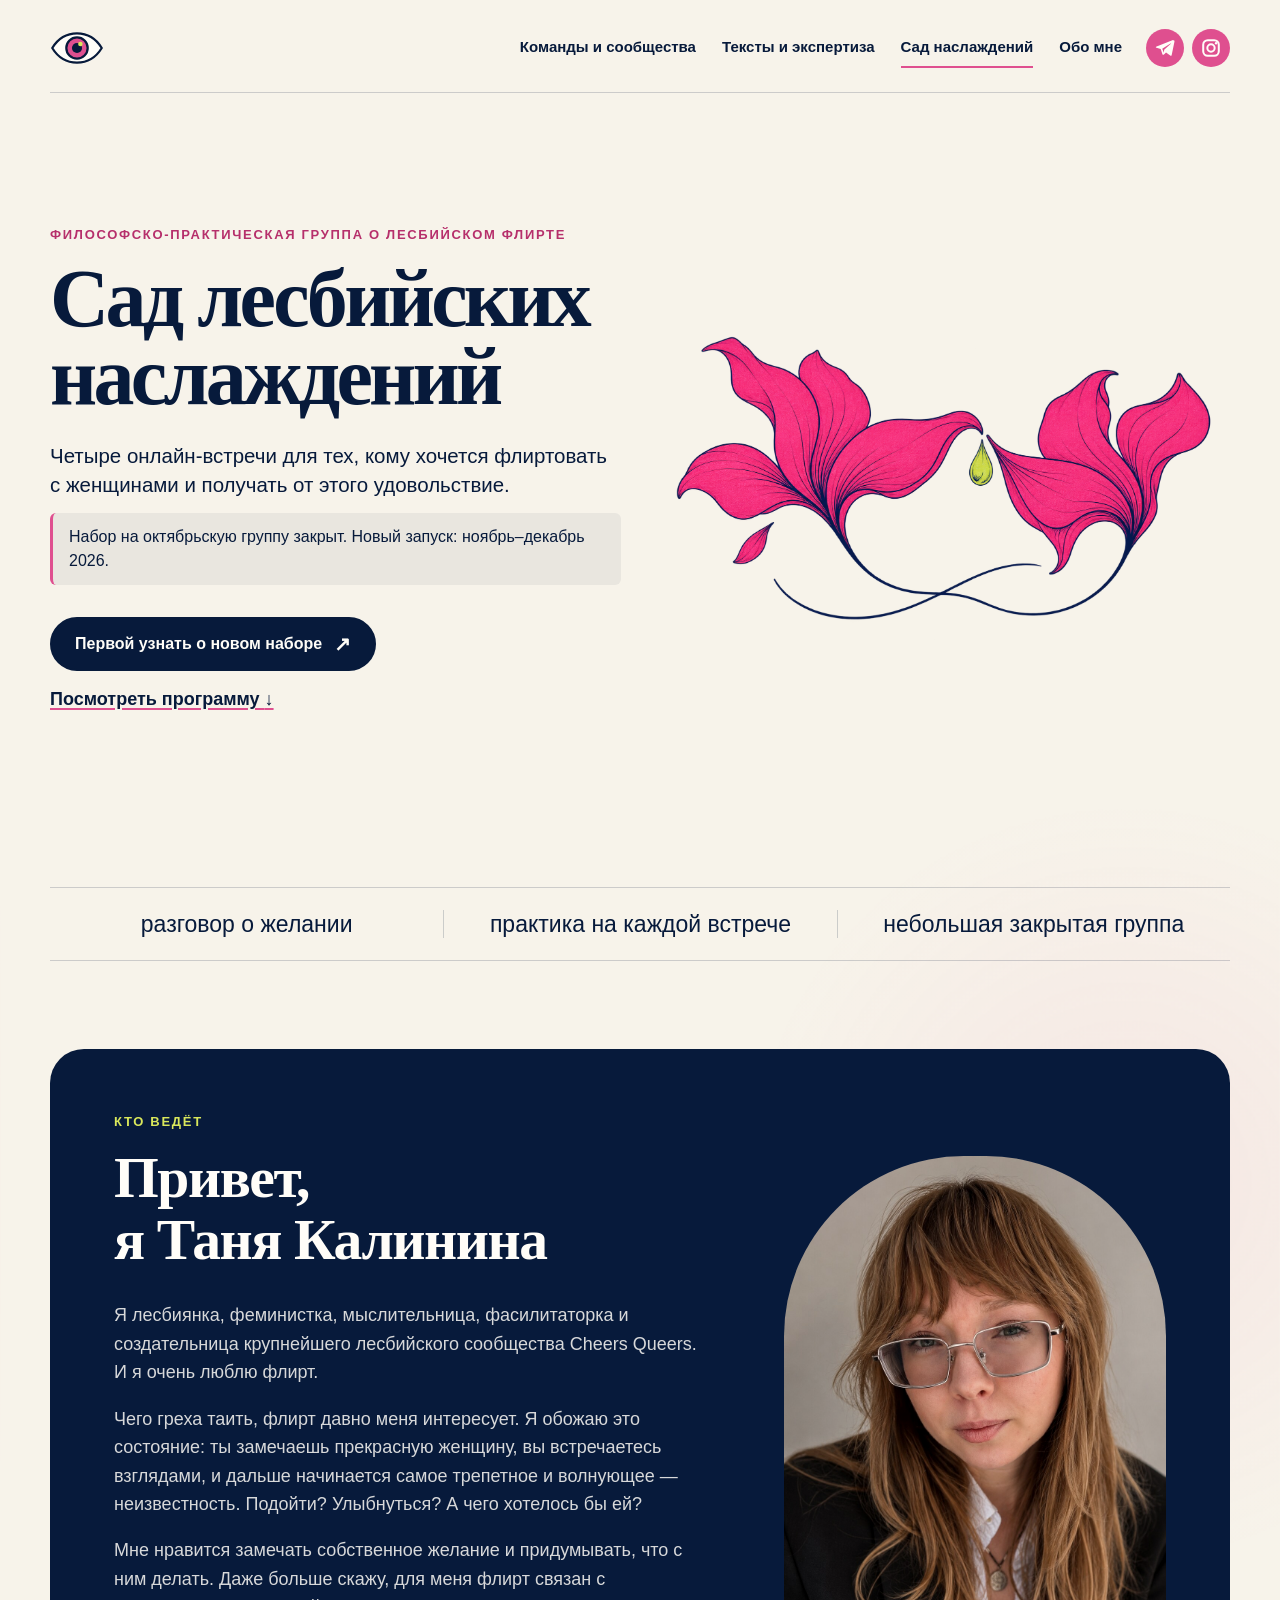
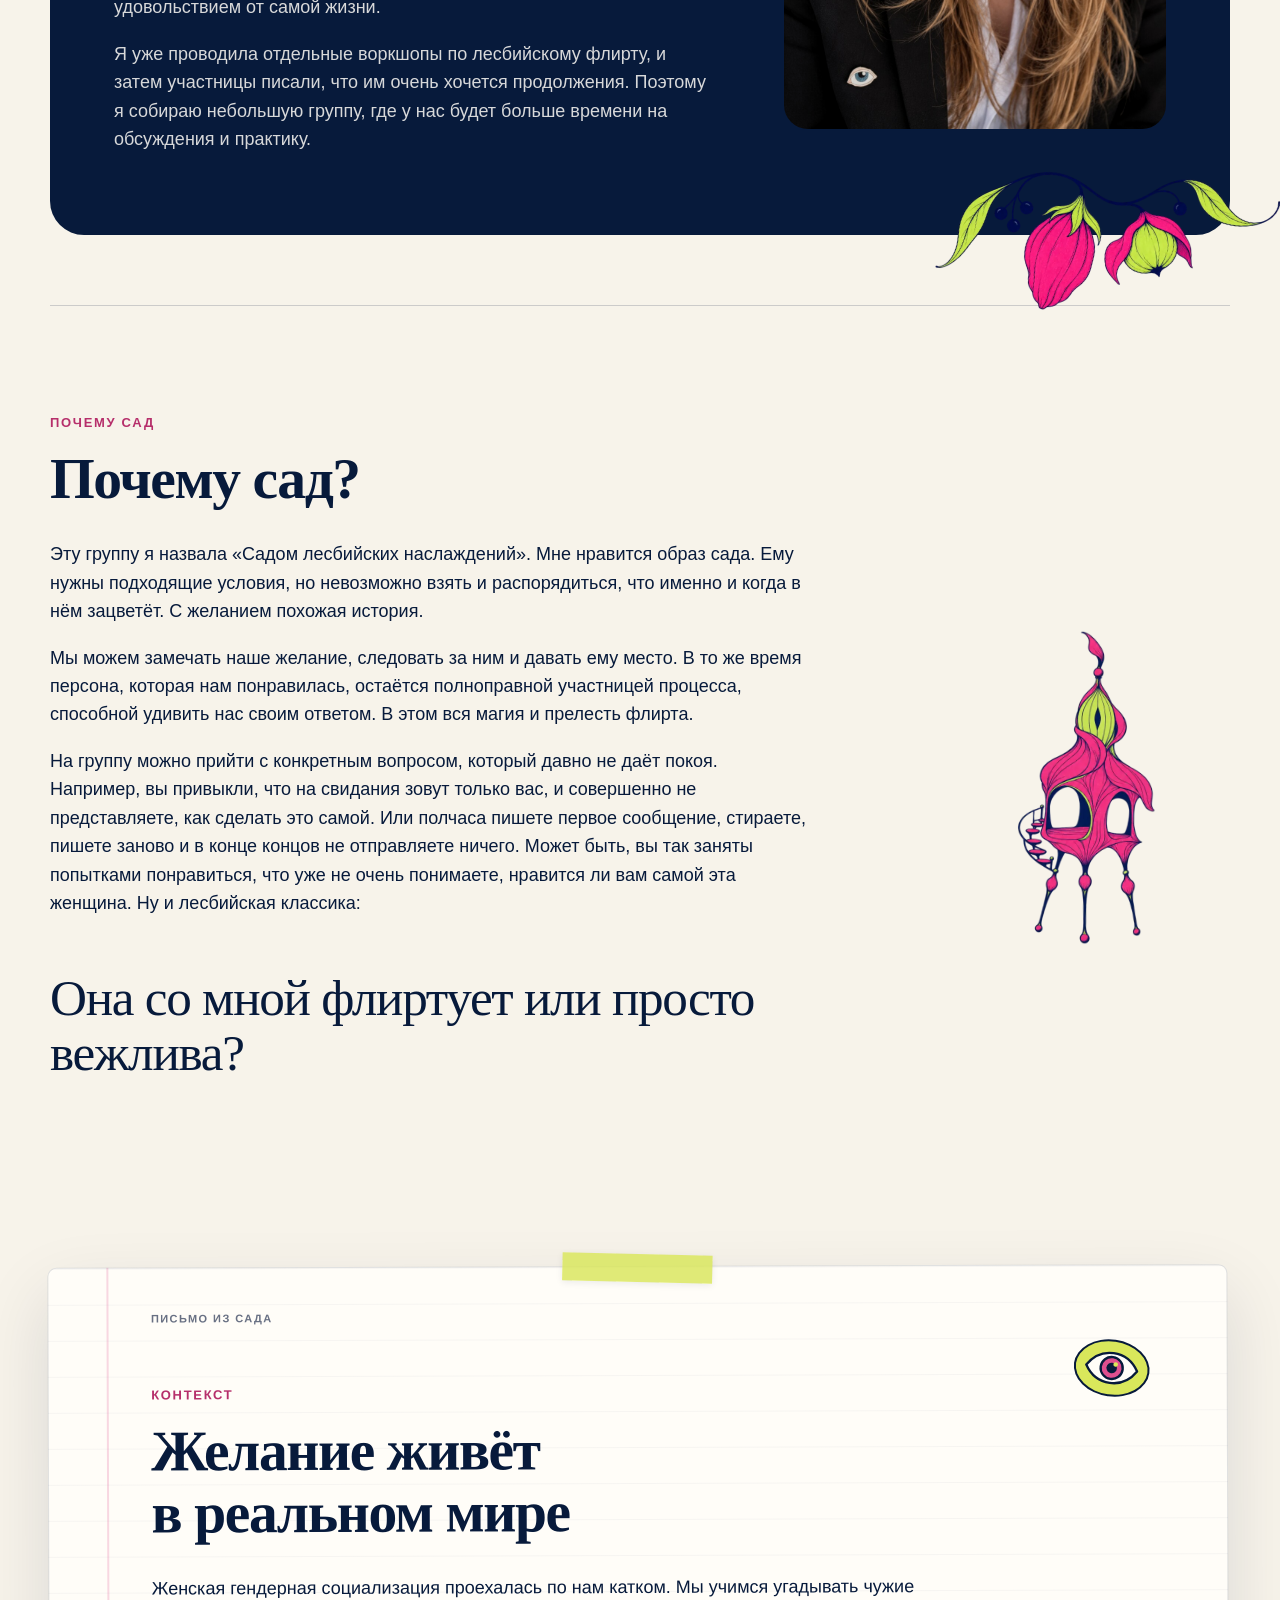
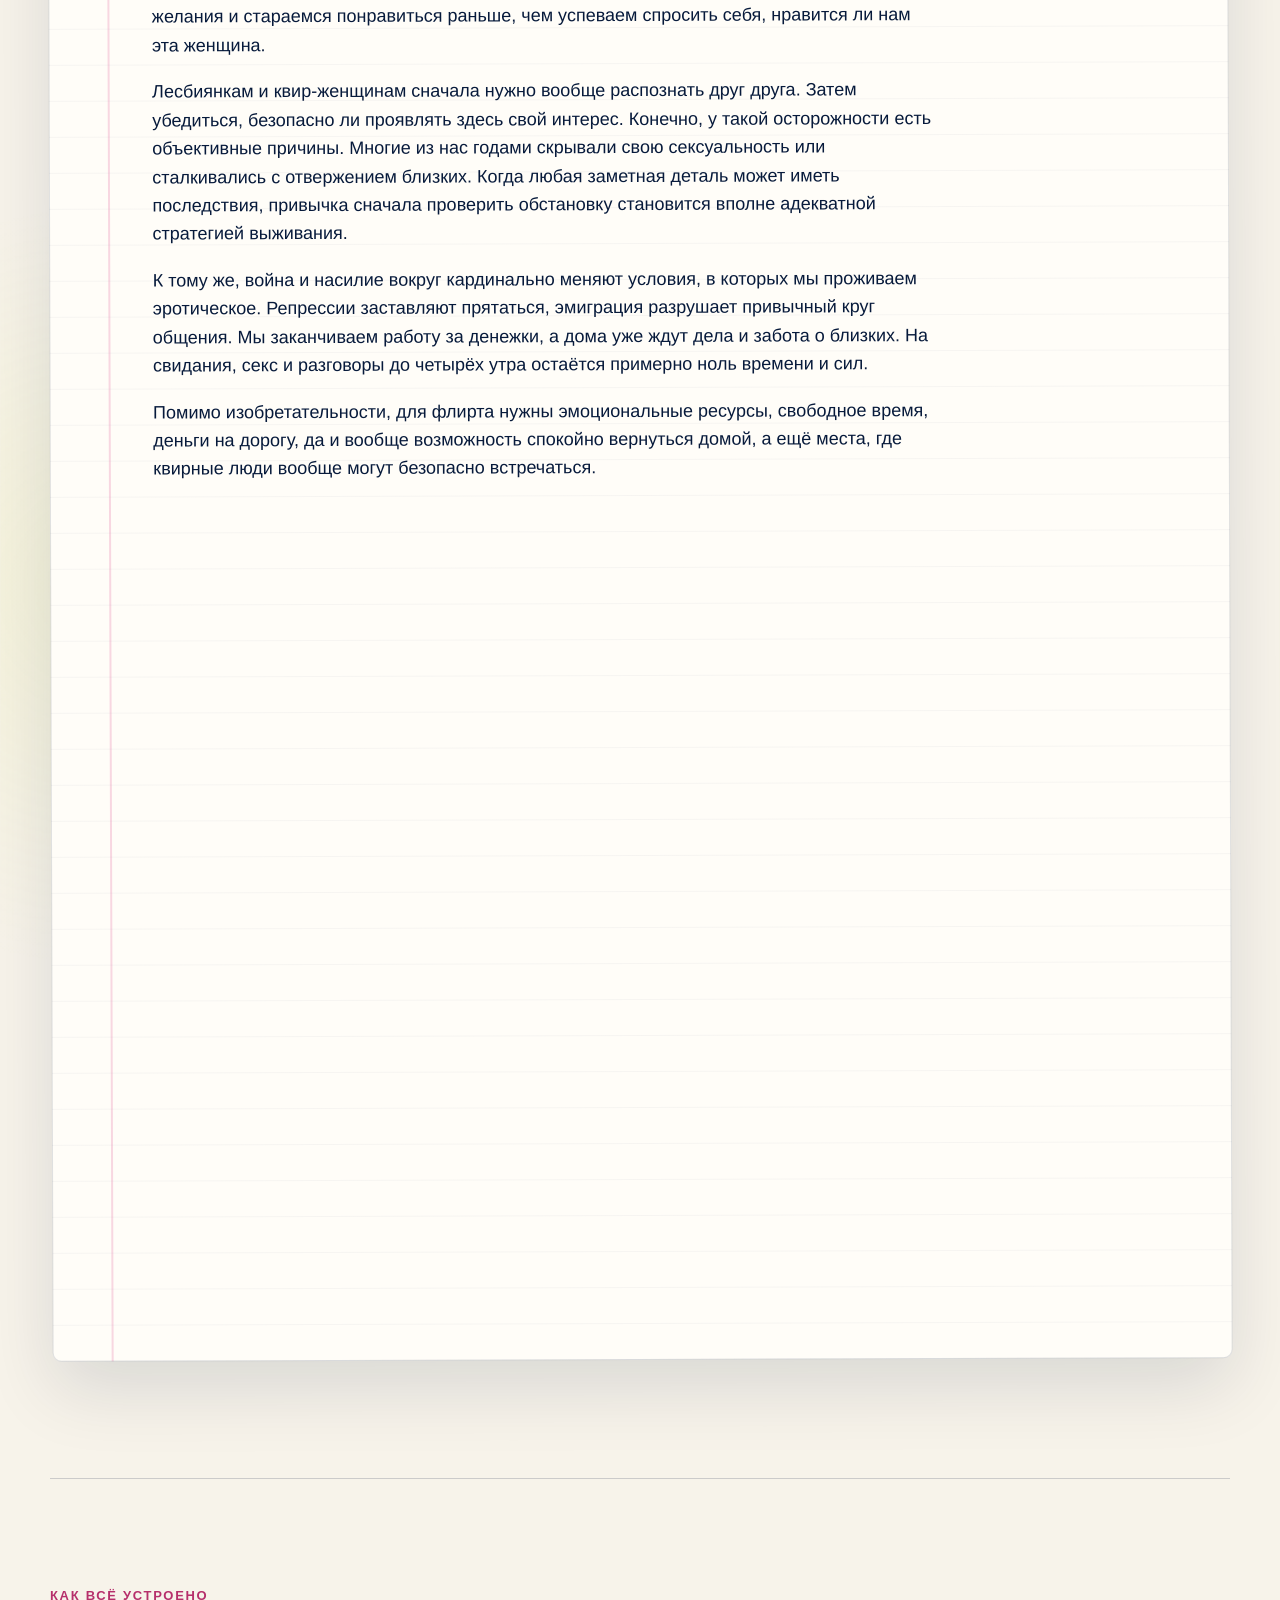
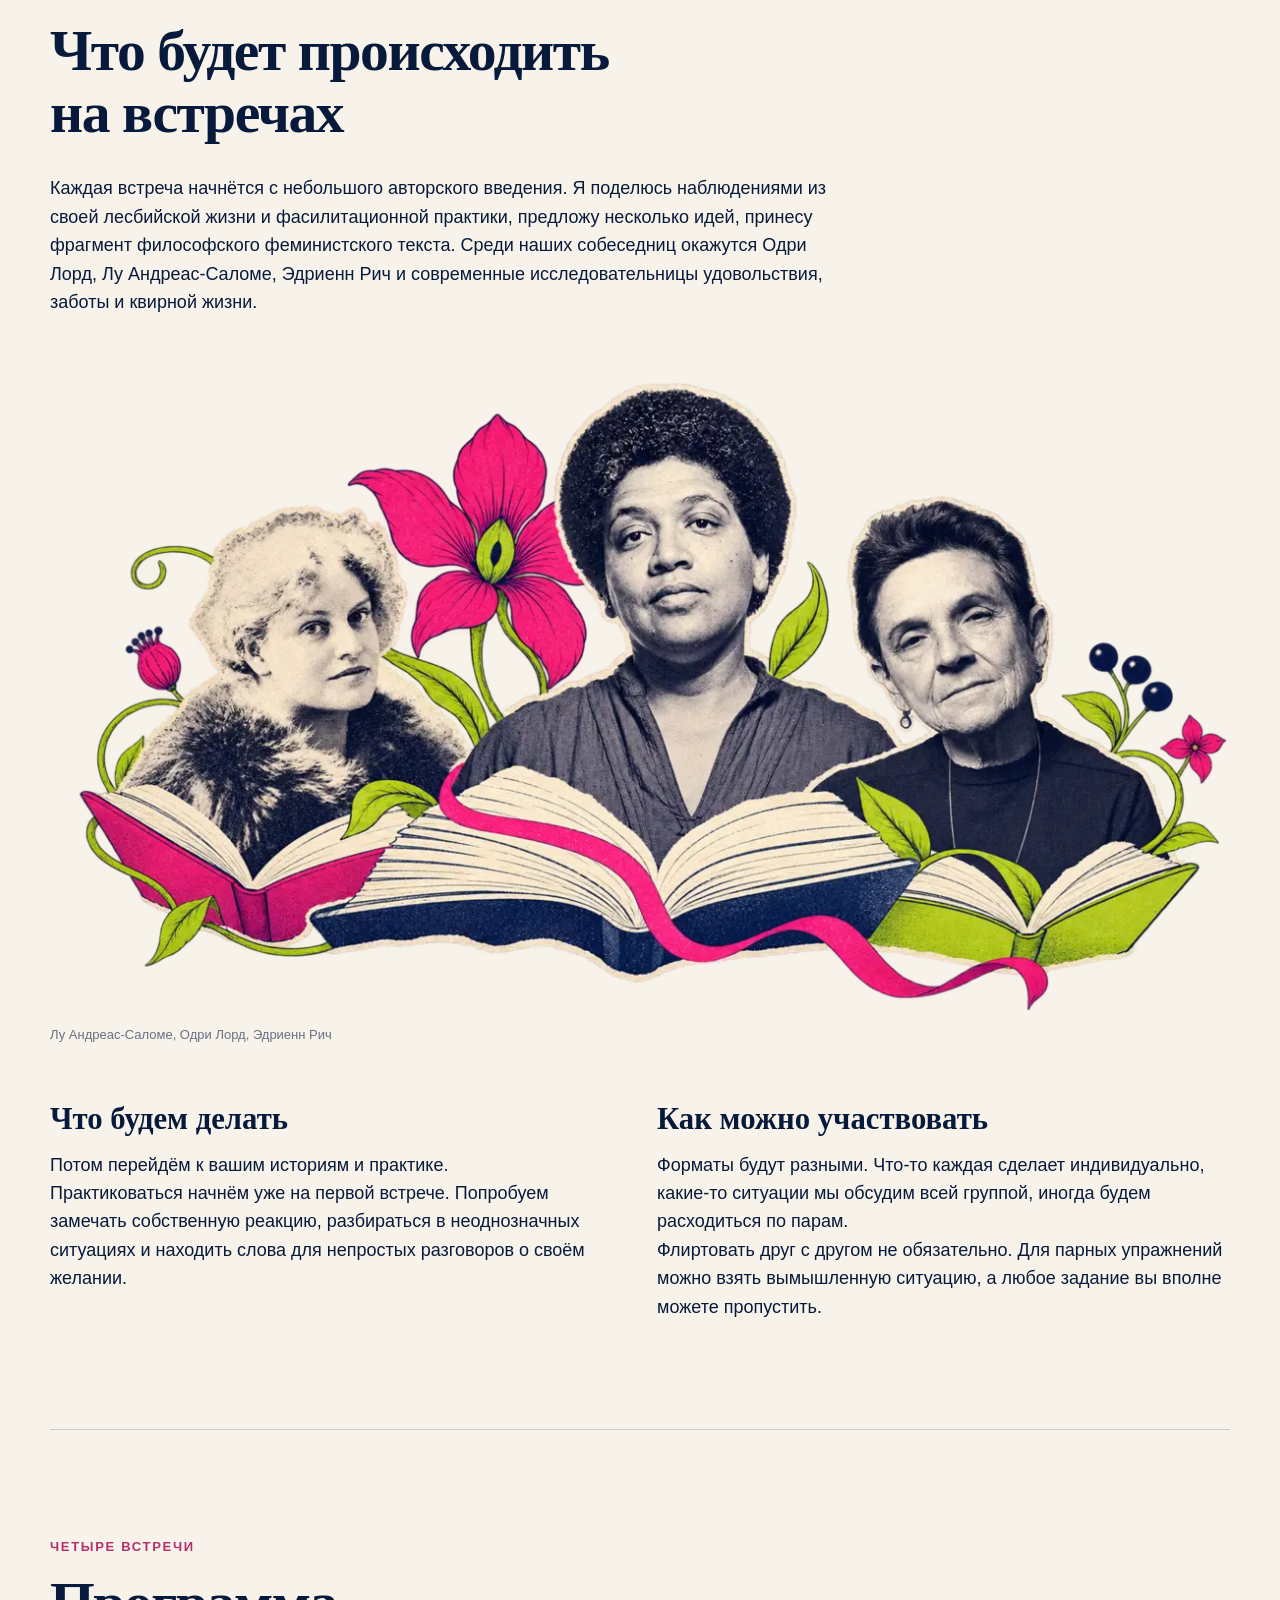
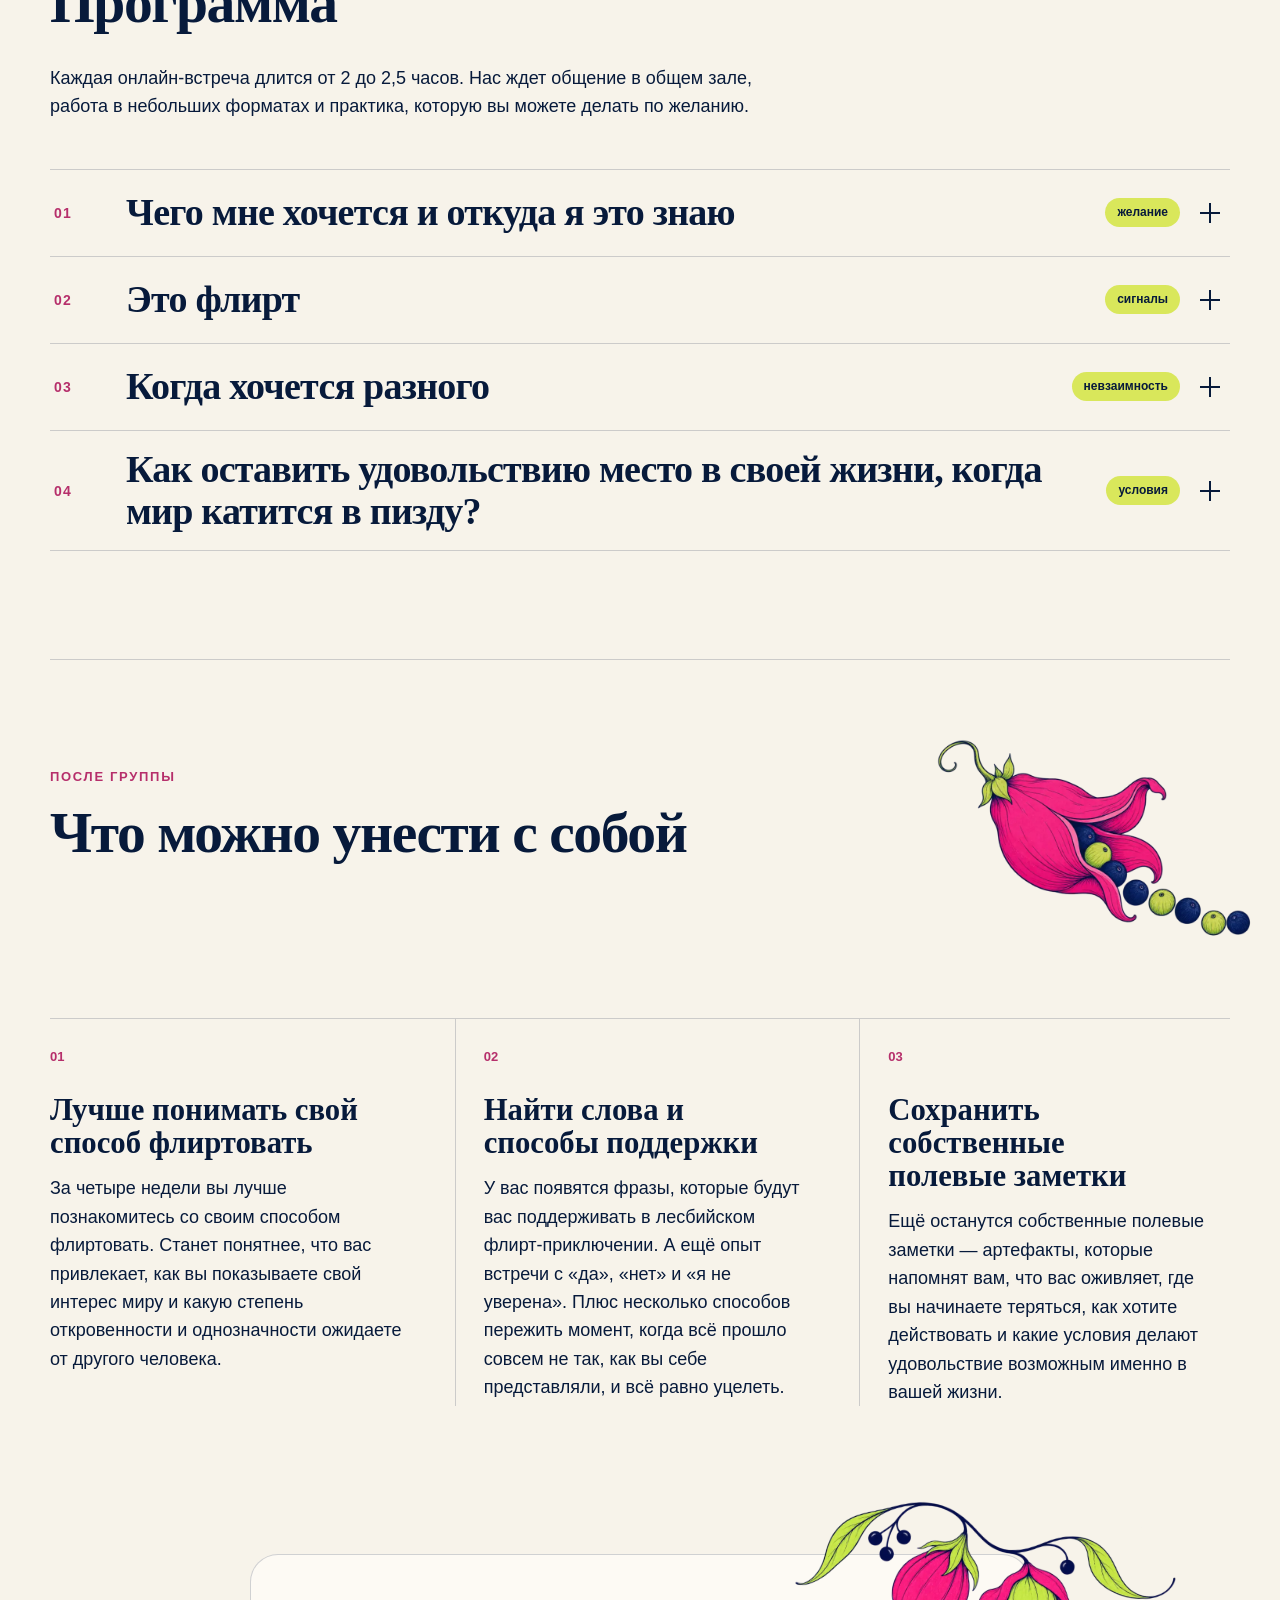
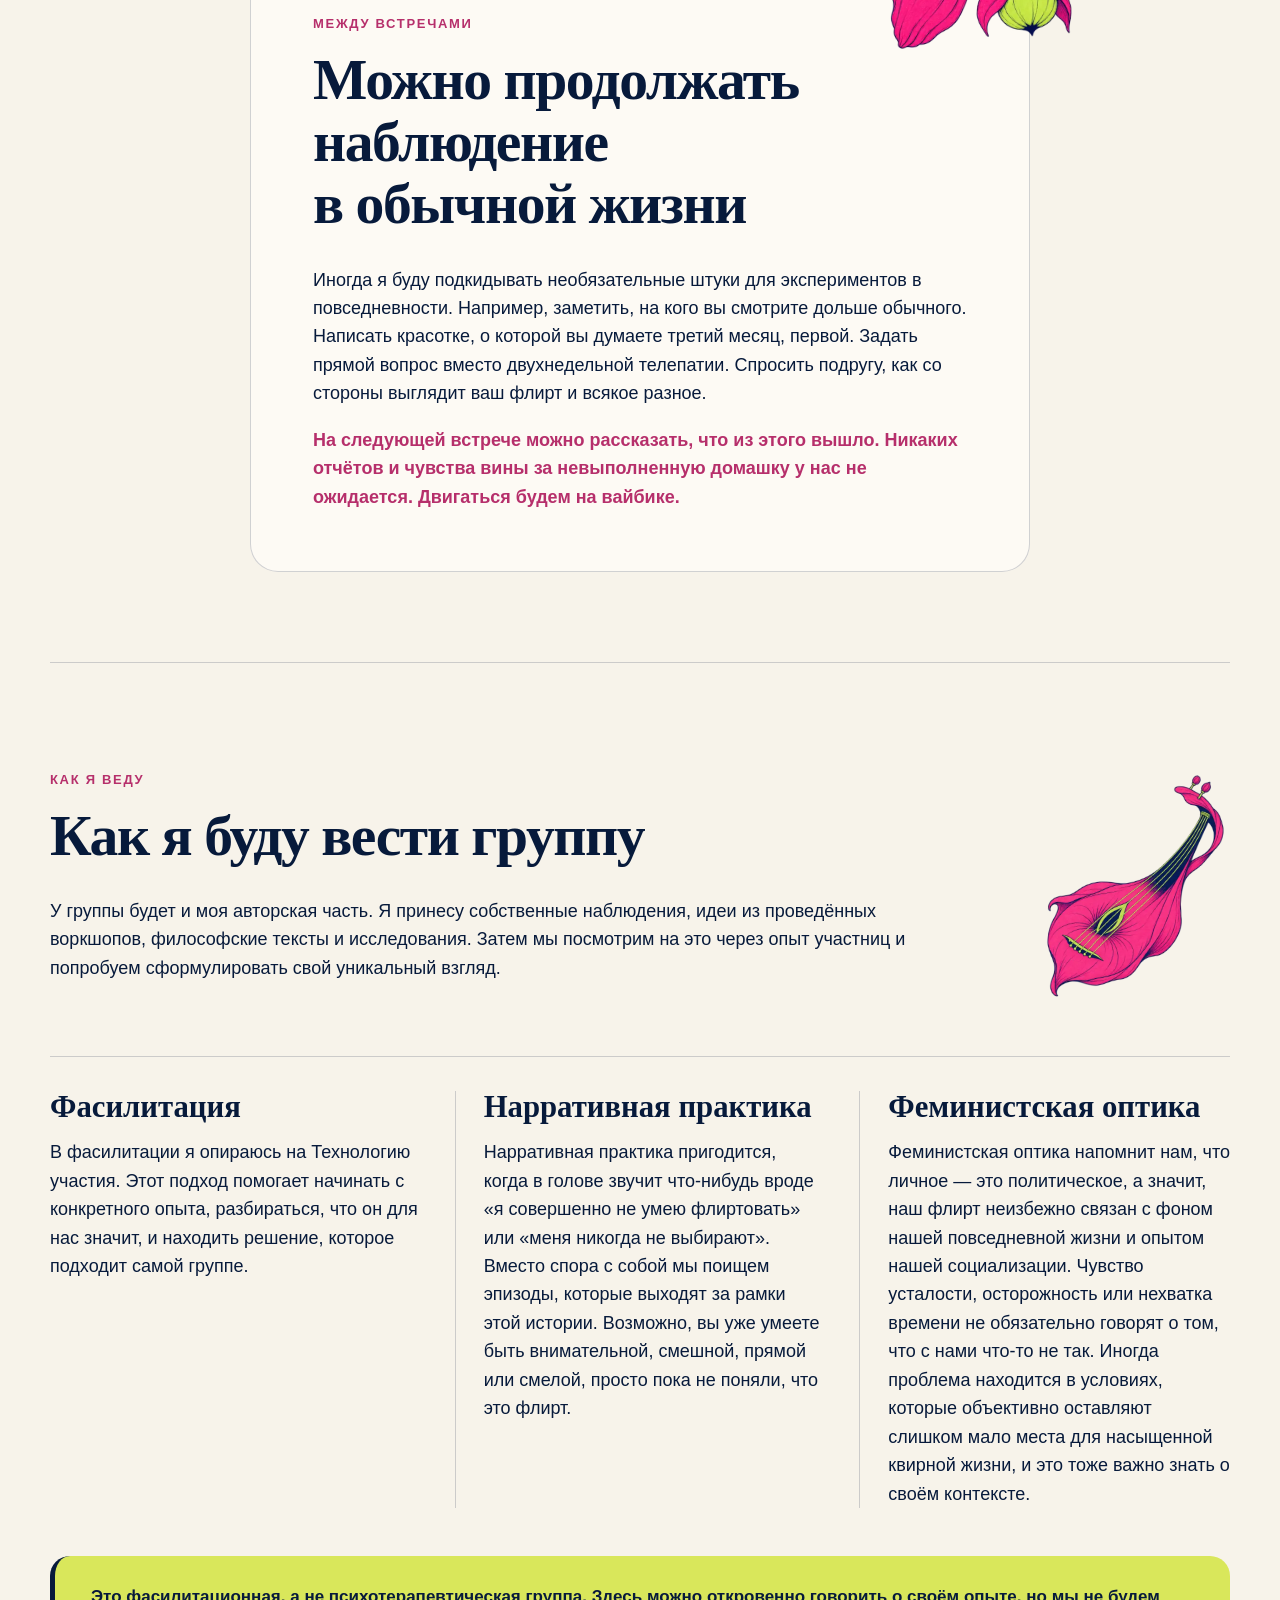
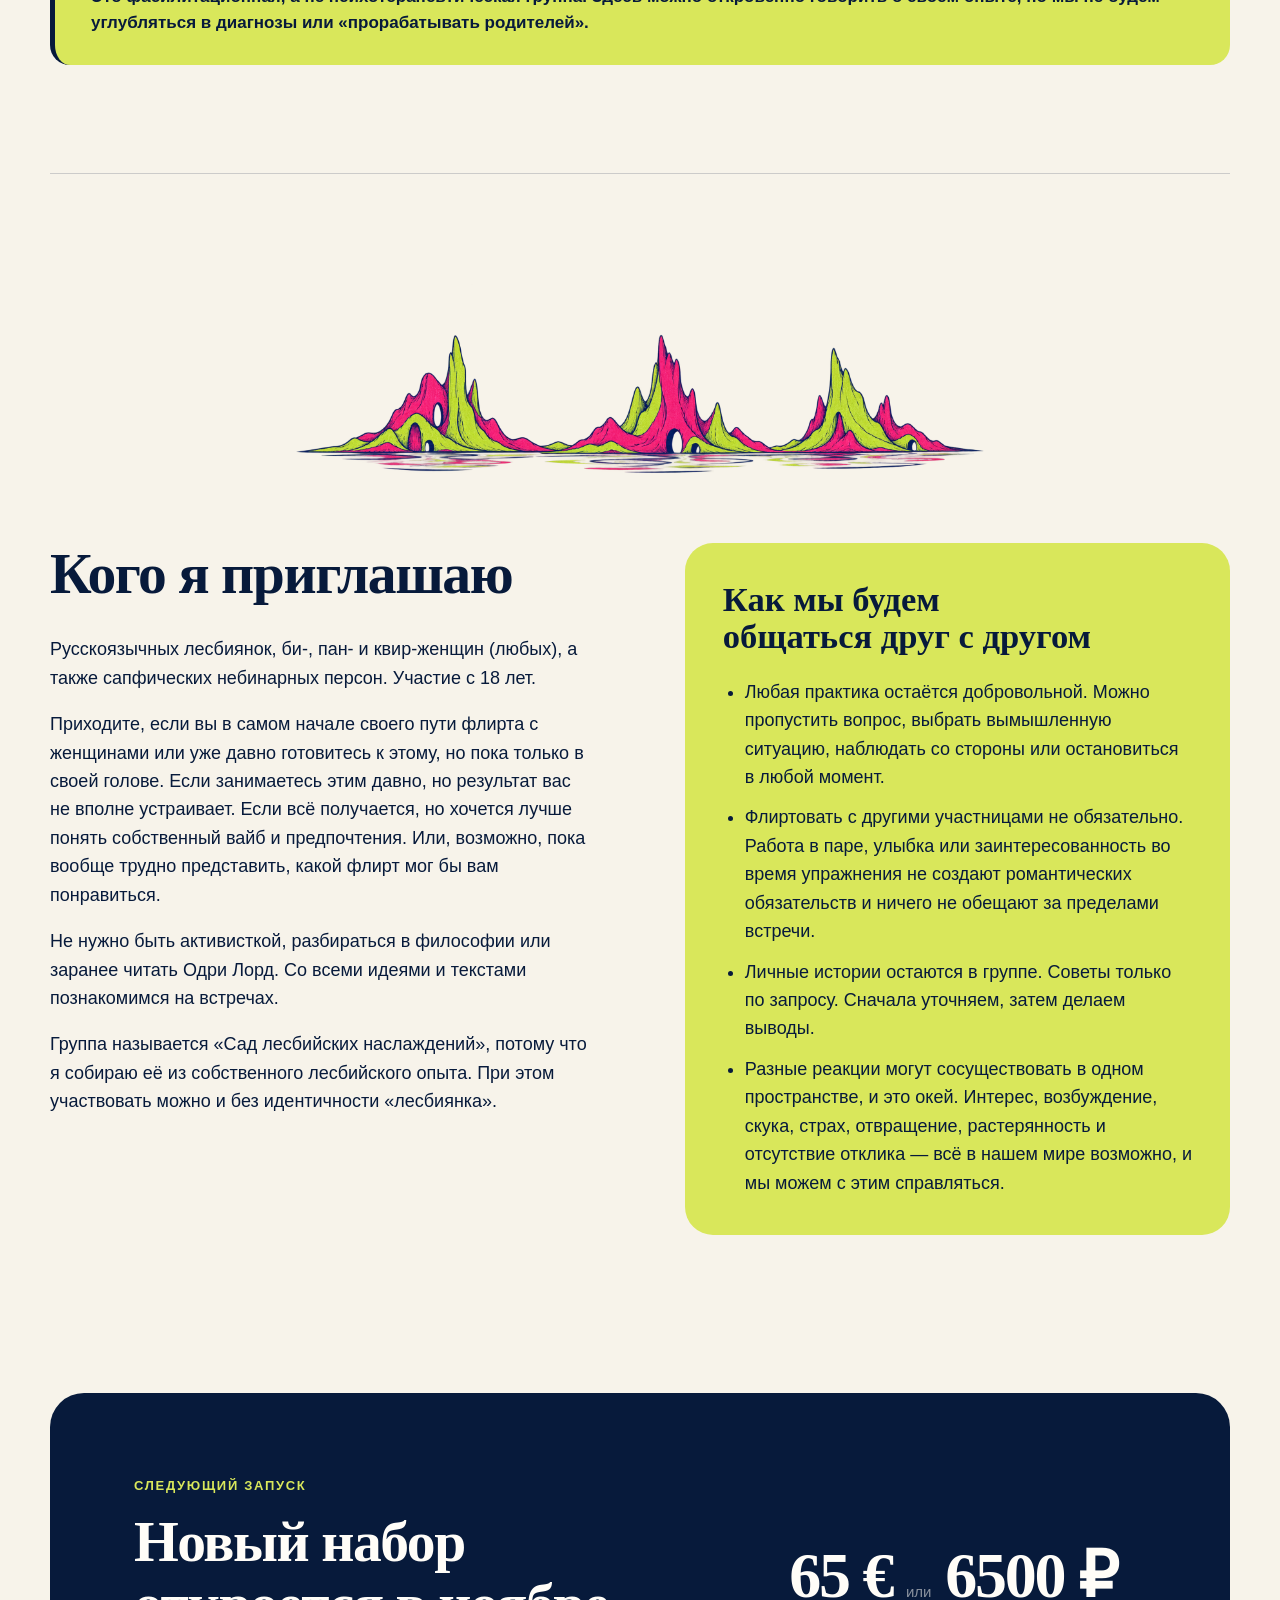
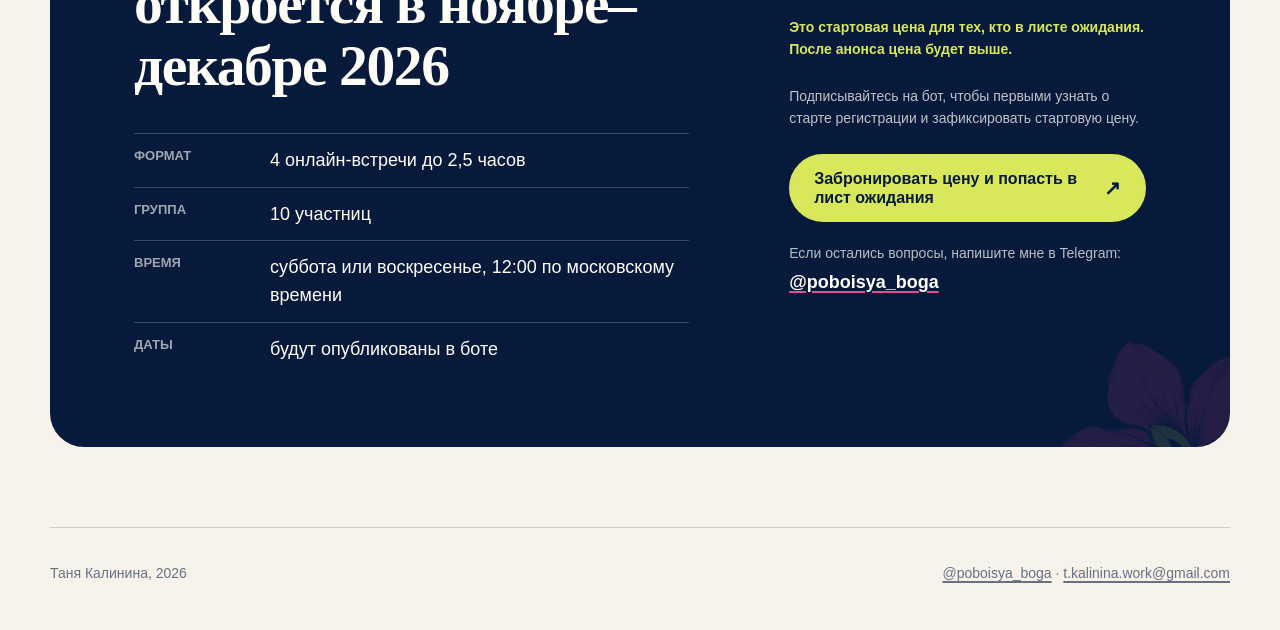
<file: lesbian_paradise/lesbian_paradise/index.html>
<!DOCTYPE html>
<html lang="ru">
<head>
<meta charset="utf-8">
<!-- Google Tag Manager -->
<script>(function(w,d,s,l,i){w[l]=w[l]||[];w[l].push({'gtm.start':
new Date().getTime(),event:'gtm.js'});var f=d.getElementsByTagName(s)[0],
j=d.createElement(s),dl=l!='dataLayer'?'&l='+l:'';j.async=true;j.src=
'https://www.googletagmanager.com/gtm.js?id='+i+dl;f.parentNode.insertBefore(j,f);
})(window,document,'script','dataLayer','GTM-56VS6ZNW');</script>
<!-- End Google Tag Manager -->

<meta name="viewport" content="width=device-width, initial-scale=1, viewport-fit=cover">
<title>Сад лесбийских наслаждений — группа о лесбийском флирте</title>
<meta name="description" content="Четыре онлайн-встречи для русскоязычных лесбиянок, би-, пан- и квир-женщин о желании, флирте, удовольствии и взаимности.">
<link rel="canonical" href="https://poboisyaboga.com/lesbian_paradise/">
<link rel="icon" href="/favicon.svg?v=2" type="image/svg+xml">
<link rel="icon" href="/favicon-32.png?v=2" sizes="32x32" type="image/png">
<link rel="apple-touch-icon" href="/apple-touch-icon.png?v=2">
<meta property="og:type" content="website">
<meta property="og:locale" content="ru_RU">
<meta property="og:url" content="https://poboisyaboga.com/lesbian_paradise/">
<meta property="og:title" content="Сад лесбийских наслаждений">
<meta property="og:description" content="Четыре онлайн-встречи о желании, флирте, удовольствии и взаимности.">
<meta property="og:image" content="https://poboisyaboga.com/img/lesbian-paradise/og-cover.jpg">
<meta property="og:image:width" content="1200">
<meta property="og:image:height" content="630">
<meta property="og:image:alt" content="Сад лесбийских наслаждений — группа о лесбийском флирте">
<meta name="twitter:card" content="summary_large_image">
<link rel="stylesheet" href="/styles.css?v=10">
<link rel="stylesheet" href="/lesbian-paradise.css?v=2">
<script src="/site.js?v=10" defer></script>
<script src="/lesbian-paradise.js?v=1" defer></script>
<script type="application/ld+json">
{
  "@context": "https://schema.org",
  "@type": "Course",
  "name": "Сад лесбийских наслаждений",
  "description": "Четыре онлайн-встречи для русскоязычных лесбиянок, би-, пан- и квир-женщин о желании, флирте, удовольствии и взаимности.",
  "url": "https://poboisyaboga.com/lesbian_paradise",
  "provider": {
    "@type": "Person",
    "name": "Таня Калинина",
    "url": "https://poboisyaboga.com/"
  },
  "offers": [
    {"@type": "Offer", "price": "65", "priceCurrency": "EUR", "url": "https://t.me/les_paradise_bot"},
    {"@type": "Offer", "price": "6500", "priceCurrency": "RUB", "url": "https://t.me/les_paradise_bot"}
  ]
}
</script>
</head>
<body class="lp-page">
<!-- Google Tag Manager (noscript) -->
<noscript><iframe src="https://www.googletagmanager.com/ns.html?id=GTM-56VS6ZNW"
height="0" width="0" style="display:none;visibility:hidden"></iframe></noscript>
<!-- End Google Tag Manager (noscript) -->

<a class="skip" href="#main">К основному содержанию</a>
<div class="wrap">

<div class="topbar">
  <a class="site-symbol" href="/" aria-label="На главную"><img src="/eye-mark.svg" alt="" width="96" height="64"></a>
  <nav class="topnav" id="site-menu" aria-label="Разделы сайта">
    <a href="/teams/">Команды и сообщества</a>
    <a href="/texts/">Тексты и экспертиза</a>
    <a href="/lesbian_paradise/" aria-current="page" data-track="garden_menu_click">Сад наслаждений</a>
    <a href="/about/">Обо мне</a>
  </nav>
  <nav class="header-socials" aria-label="Социальные сети">
    <a class="social-link telegram" href="https://t.me/vot_i_dumai" target="_blank" rel="noopener noreferrer" aria-label="Telegram"><img src="/telegram-mark.svg" alt="" width="24" height="24"></a>
    <a class="social-link instagram" href="https://www.instagram.com/poboisya_boga/" target="_blank" rel="noopener noreferrer" aria-label="Instagram"><img src="/instagram-mark.svg" alt="" width="24" height="24"></a>
  </nav>
  <button class="menu-toggle" type="button" aria-expanded="false" aria-controls="site-menu"><span class="menu-label">Меню</span><span class="menu-lines" aria-hidden="true"><i></i><i></i></span></button>
</div>

<main id="main">
  <header class="lp-hero" id="top">
    <div class="lp-hero-copy">
      <p class="lp-kicker">Философско-практическая группа о лесбийском флирте</p>
      <h1>Сад лесбийских наслаждений</h1>
      <p class="lp-hero-lead">Четыре онлайн-встречи для тех, кому хочется флиртовать с женщинами и получать от этого удовольствие.</p>
      <p class="lp-hero-status">Набор на октябрьскую группу закрыт. Новый запуск: ноябрь–декабрь 2026.</p>
      <div class="lp-hero-actions">
        <a class="lp-button" href="https://t.me/les_paradise_bot" target="_blank" rel="noopener noreferrer" data-track="hero_cta_click">Первой узнать о новом наборе <span aria-hidden="true">↗</span></a>
        <a class="lp-text-link" href="#program" data-track="program_anchor_click">Посмотреть программу <span aria-hidden="true">↓</span></a>
      </div>
    </div>
    <div class="lp-hero-art" aria-hidden="true">
      <img class="lp-hero-wings" src="/img/lesbian-paradise/hero-flower-wings.png" alt="" width="1672" height="941" fetchpriority="high">
    </div>
  </header>

  <div class="lp-format-strip" aria-label="Коротко о формате">
    <span>разговор о желании</span>
    <span>практика на каждой встрече</span>
    <span>небольшая закрытая группа</span>
  </div>

  <section class="lp-intro-card lp-reveal" aria-labelledby="meet-tanya">
    <div class="lp-intro-copy">
      <p class="lp-section-label">Кто ведёт</p>
      <h2 id="meet-tanya">Привет,<br>я Таня Калинина</h2>
      <p>Я лесбиянка, феминистка, мыслительница, фасилитаторка и создательница крупнейшего лесбийского сообщества Cheers Queers. И я очень люблю флирт.</p>
      <p>Чего греха таить, флирт давно меня интересует. Я обожаю это состояние: ты замечаешь прекрасную женщину, вы встречаетесь взглядами, и дальше начинается самое трепетное и волнующее — неизвестность. Подойти? Улыбнуться? А чего хотелось бы ей?</p>
      <p>Мне нравится замечать собственное желание и придумывать, что с ним делать. Даже больше скажу, для меня флирт связан с удовольствием от самой жизни.</p>
      <p>Я уже проводила отдельные воркшопы по лесбийскому флирту, и затем участницы писали, что им очень хочется продолжения. Поэтому я собираю небольшую группу, где у нас будет больше времени на обсуждения и практику.</p>
    </div>
    <figure class="lp-intro-photo">
      <img src="/img/portrait.jpg" alt="Таня Калинина" width="900" height="1352" loading="lazy">
    </figure>
    <img class="lp-intro-branch" src="/img/lesbian-paradise/between-branch.webp" alt="" width="1000" height="536" loading="lazy" aria-hidden="true">
  </section>

  <section class="lp-split lp-reveal" aria-labelledby="why-garden">
    <div class="lp-copy-wide">
      <p class="lp-section-label">Почему сад</p>
      <h2 id="why-garden">Почему сад?</h2>
      <p>Эту группу я назвала «Садом лесбийских наслаждений». Мне нравится образ сада. Ему нужны подходящие условия, но невозможно взять и распорядиться, что именно и когда в нём зацветёт. С желанием похожая история.</p>
      <p>Мы можем замечать наше желание, следовать за ним и давать ему место. В то же время персона, которая нам понравилась, остаётся полноправной участницей процесса, способной удивить нас своим ответом. В этом вся магия и прелесть флирта.</p>
      <p>На группу можно прийти с конкретным вопросом, который давно не даёт покоя. Например, вы привыкли, что на свидания зовут только вас, и совершенно не представляете, как сделать это самой. Или полчаса пишете первое сообщение, стираете, пишете заново и в конце концов не отправляете ничего. Может быть, вы так заняты попытками понравиться, что уже не очень понимаете, нравится ли вам самой эта женщина. Ну и лесбийская классика:</p>
      <p class="lp-question">Она со мной флиртует или просто вежлива?</p>
    </div>
    <figure class="lp-side-art">
      <img src="/img/lesbian-paradise/garden-pavilion.webp" alt="" width="720" height="760" loading="lazy" aria-hidden="true">
    </figure>
  </section>

  <section class="lp-reality" aria-labelledby="real-world">
    <div class="lp-letter-meta" aria-hidden="true">
      <span>Письмо из сада</span>
    </div>
    <img class="lp-letter-stamp" src="/eye-mark.svg" alt="" width="96" height="64" loading="lazy" aria-hidden="true">
    <div class="lp-prose lp-reveal">
      <p class="lp-section-label">Контекст</p>
      <h2 id="real-world">Желание живёт в реальном мире</h2>
      <p>Женская гендерная социализация проехалась по нам катком. Мы учимся угадывать чужие желания и стараемся понравиться раньше, чем успеваем спросить себя, нравится ли нам эта женщина.</p>
      <p>Лесбиянкам и квир-женщинам сначала нужно вообще распознать друг друга. Затем убедиться, безопасно ли проявлять здесь свой интерес. Конечно, у такой осторожности есть объективные причины. Многие из нас годами скрывали свою сексуальность или сталкивались с отвержением близких. Когда любая заметная деталь может иметь последствия, привычка сначала проверить обстановку становится вполне адекватной стратегией выживания.</p>
      <p>К тому же, война и насилие вокруг кардинально меняют условия, в которых мы проживаем эротическое. Репрессии заставляют прятаться, эмиграция разрушает привычный круг общения. Мы заканчиваем работу за денежки, а дома уже ждут дела и забота о близких. На свидания, секс и разговоры до четырёх утра остаётся примерно ноль времени и сил.</p>
      <p>Помимо изобретательности, для флирта нужны эмоциональные ресурсы, свободное время, деньги на дорогу, да и вообще возможность спокойно вернуться домой, а ещё места, где квирные люди вообще могут безопасно встречаться.</p>
    </div>
    <div class="lp-infrastructure lp-reveal">
      <p>Удовольствию тоже нужна инфраструктура</p>
      <img src="/img/lesbian-paradise/fountain-pavilion.webp" alt="" width="730" height="760" loading="lazy" aria-hidden="true">
    </div>
    <div class="lp-prose lp-reveal">
      <p>Мне близка мысль Одри Лорд о том, что эротическое помогает узнавать себя. По тому, что нас оживляет и радует, мы начинаем понимать, какой жизни нам хочется.</p>
      <p>Поэтому вопрос «как позвать женщину на свидание» станет только одним из топиков нашей группы. Мы пойдём глубже и попробуем выяснить, насколько серьёзно мы относимся к собственному желанию, каким историям о себе верим и что помогает квир-женщинам становиться видимыми друг для друга.</p>
    </div>
  </section>

  <section class="lp-reading lp-reveal" aria-labelledby="what-happens">
    <div class="lp-prose">
      <p class="lp-section-label">Как всё устроено</p>
      <h2 id="what-happens">Что будет происходить на встречах</h2>
      <p>Каждая встреча начнётся с небольшого авторского введения. Я поделюсь наблюдениями из своей лесбийской жизни и фасилитационной практики, предложу несколько идей, принесу фрагмент философского феминистского текста. Среди наших собеседниц окажутся Одри Лорд, Лу Андреас-Саломе, Эдриенн Рич и современные исследовательницы удовольствия, заботы и квирной жизни.</p>
    </div>
    <figure class="lp-collage">
      <img src="/img/lesbian-paradise/feminist-reading-collage.webp" alt="Лу Андреас-Саломе, Одри Лорд и Эдриенн Рич среди раскрытых книг и растений" width="1200" height="649" loading="lazy">
      <figcaption>Лу Андреас-Саломе, Одри Лорд, Эдриенн Рич</figcaption>
    </figure>
    <div class="lp-two-copy">
      <div>
        <h3>Что будем делать</h3>
        <p>Потом перейдём к вашим историям и практике.</p>
        <p>Практиковаться начнём уже на первой встрече. Попробуем замечать собственную реакцию, разбираться в неоднозначных ситуациях и находить слова для непростых разговоров о своём желании.</p>
      </div>
      <div>
        <h3>Как можно участвовать</h3>
        <p>Форматы будут разными. Что-то каждая сделает индивидуально, какие-то ситуации мы обсудим всей группой, иногда будем расходиться по парам.</p>
        <p>Флиртовать друг с другом не обязательно. Для парных упражнений можно взять вымышленную ситуацию, а любое задание вы вполне можете пропустить.</p>
      </div>
    </div>
  </section>

  <section class="lp-program" id="program" aria-labelledby="program-title">
    <p class="lp-section-label">Четыре встречи</p>
    <h2 id="program-title">Программа</h2>
    <p class="lp-program-intro">Каждая онлайн-встреча длится от 2 до 2,5 часов. Нас ждет общение в общем зале, работа в небольших форматах и практика, которую вы можете делать по желанию.</p>

    <div class="lp-accordion">
      <details class="lp-accordion-item" data-accordion="01">
        <summary>
          <span class="lp-number">01</span>
          <span class="lp-summary-title">Чего мне хочется и откуда я это знаю</span>
          <span class="lp-tag">желание</span>
          <span class="lp-plus" aria-hidden="true"></span>
        </summary>
        <div class="lp-accordion-content">
          <div>
            <p>Начнём с базы: а чего я вообще хочу?</p>
            <p>Вместе с Одри Лорд посмотрим на эротическое как на способность замечать удовольствие, наполненность и собственный отклик. Вспомним флирт, от которого нам было хорошо, и попробуем понять, что именно в нём было приятного. Возможно, нас заводил взгляд или внимание к нашим словам. Гибкий ум вашей собеседницы, странная шутка, неожиданная точка несогласия или ощущение игры.</p>
            <p>У желания нет одной шкалы. Нас может одновременно притягивать к человеку и пугать всё происходящее. Что-то кажется красивым, но совершенно не возбуждает. Любопытство соседствует со смущением, а иногда кажется, что вообще ничего не происходит. Всё это важно замечать и класть в чемоданчик знания о себе.</p>
            <p>Поговорим и о том, какой вы нравитесь себе во флирте. Смешной? Дерзкой? Внимательной? Странной? Той, которая первая начинает разговор и открыто демонстрирует заинтересованность?</p>
          </div>
          <img src="/img/lesbian-paradise/meeting-01.webp" alt="" width="409" height="480" loading="lazy" aria-hidden="true">
        </div>
      </details>

      <details class="lp-accordion-item" data-accordion="02">
        <summary>
          <span class="lp-number">02</span>
          <span class="lp-summary-title">Это флирт</span>
          <span class="lp-tag">сигналы</span>
          <span class="lp-plus" aria-hidden="true"></span>
        </summary>
        <div class="lp-accordion-content">
          <div>
            <p>Здесь обсудим болевую точку для многих из нас: как понять, она со мной флиртует или просто ведёт себя вежливо?</p>
            <p>Мы разберём, как мы распознаём флирт и что считаем его сигналами. Она долго смотрит в глаза, пишет первой, помнит странную деталь из нашего разговора, садится ближе или предлагает снова увидеться. Для одной женщины этого достаточно, чтобы ответить. Другая ничего не поймёт, пока не услышит прямых заявлений.</p>
            <p>Универсального языка флирта не существует и слава богу! Он отличается в переписке и при встрече, зависит от культуры, нашего бэкграунда, нейроотличий и чувства безопасности. Аутистический флирт тоже флирт. Фраза «Я не понимаю намёков, можешь сказать прямо?» вполне может оказаться эротичной. Интенсивный интерес человека с СДВГ тоже не обязан выглядеть умеренно и загадочно.</p>
            <p>Мы устроим лесбийскую лабораторию сигналов для флирта и посмотрим, насколько по-разному читаем одни и те же действия. Затем каждая сможет выбрать ситуацию и попробовать сделать свой интерес чуть более объёмным. Мы будем замечать, что происходит между людьми после одного небольшого движения навстречу.</p>
          </div>
          <img src="/img/lesbian-paradise/meeting-02.webp" alt="" width="477" height="480" loading="lazy" aria-hidden="true">
        </div>
      </details>

      <details class="lp-accordion-item" data-accordion="03">
        <summary>
          <span class="lp-number">03</span>
          <span class="lp-summary-title">Когда хочется разного</span>
          <span class="lp-tag">невзаимность</span>
          <span class="lp-plus" aria-hidden="true"></span>
        </summary>
        <div class="lp-accordion-content">
          <div>
            <p>Что происходит, если вы наконец позвали персону на свидание, а она отказала? Или ответила так, что стало ещё непонятнее? А если продолжения больше не хочется уже вам?</p>
            <p>Поговорим о невзаимности, стыде и желании провалиться под землю после неудачной попытки. Посмотрим, почему одно чужое «нет» иногда переживается нами как провал всей нашей привлекательности.</p>
            <p>Отдельное внимание уделим неопределённости и подвижности желания. Вчера я хотела, сегодня сомневаюсь, а через неделю могу захотеть снова. И что, всё, что я чувствую — просто шутка?</p>
            <p>Ещё мы обязательно затронем вопрос власти и зависимости. Свобода сказать «нет» устроена совсем по-разному, если перед нами подружка с лесбийской вечеринки, начальница, арендодательница или единственная знакомая лесбиянка в новом для нас городе. Поразмышляем, как с этим всем обходиться и обезопасить себя.</p>
          </div>
          <img src="/img/lesbian-paradise/meeting-03.webp" alt="" width="473" height="480" loading="lazy" aria-hidden="true">
        </div>
      </details>

      <details class="lp-accordion-item" data-accordion="04">
        <summary>
          <span class="lp-number">04</span>
          <span class="lp-summary-title">Как оставить удовольствию место в своей жизни, когда мир катится в пизду?</span>
          <span class="lp-tag">условия</span>
          <span class="lp-plus" aria-hidden="true"></span>
        </summary>
        <div class="lp-accordion-content">
          <div>
            <p>На последней встрече посмотрим, где нашему желанию приходится жить в реальности.</p>
            <p>Сколько времени остаётся после работы? Можно ли пригласить женщину домой? Есть ли в городе место для безопасной встречи? Что происходит с сексуальностью, когда всё вокруг летит в пизду и мы на пороге Третьей мировой?</p>
            <p>Попробуем понять, какие условия, даже самые незаметные, действительно помогают вам чувствовать себя живой. Каждая сможет принести ситуацию из своей жизни и разобрать несколько вариантов. Написать женщине, которую давно вспоминаете. Предложить новую встречу. Вернуться к разговору после неловкого странного флирта. Спросить, что происходит между вами. Или признать, что продолжения больше не хочется.</p>
            <p>В конце соберём «Полевые заметки лесбийского сада». Туда попадут идеи, наблюдения и способы поддержки, которыми участницы захотят поделиться. Личные истории останутся внутри группы. Общая карта сохранится у вас после завершения встреч.</p>
          </div>
          <img src="/img/lesbian-paradise/meeting-04.webp" alt="" width="460" height="480" loading="lazy" aria-hidden="true">
        </div>
      </details>
    </div>
  </section>

  <section class="lp-takeaways lp-reveal" aria-labelledby="takeaways">
    <div class="lp-takeaways-head">
      <div>
        <p class="lp-section-label">После группы</p>
        <h2 id="takeaways">Что можно унести с собой</h2>
      </div>
      <img src="/img/lesbian-paradise/results-berries.webp" alt="" width="920" height="536" loading="lazy" aria-hidden="true">
    </div>
    <div class="lp-three-copy">
      <div><span>01</span><h3>Лучше понимать свой способ флиртовать</h3><p>За четыре недели вы лучше познакомитесь со своим способом флиртовать. Станет понятнее, что вас привлекает, как вы показываете свой интерес миру и какую степень откровенности и однозначности ожидаете от другого человека.</p></div>
      <div><span>02</span><h3>Найти слова и способы поддержки</h3><p>У вас появятся фразы, которые будут вас поддерживать в лесбийском флирт-приключении. А ещё опыт встречи с «да», «нет» и «я не уверена». Плюс несколько способов пережить момент, когда всё прошло совсем не так, как вы себе представляли, и всё равно уцелеть.</p></div>
      <div><span>03</span><h3>Сохранить собственные полевые заметки</h3><p>Ещё останутся собственные полевые заметки — артефакты, которые напомнят вам, что вас оживляет, где вы начинаете теряться, как хотите действовать и какие условия делают удовольствие возможным именно в вашей жизни.</p></div>
    </div>
  </section>

  <section class="lp-between lp-reveal" aria-labelledby="between">
    <img src="/img/lesbian-paradise/between-branch.webp" alt="" width="1000" height="536" loading="lazy" aria-hidden="true">
    <div>
      <p class="lp-section-label">Между встречами</p>
      <h2 id="between">Можно продолжать наблюдение в&nbsp;обычной&nbsp;жизни</h2>
      <p>Иногда я буду подкидывать необязательные штуки для экспериментов в повседневности. Например, заметить, на кого вы смотрите дольше обычного. Написать красотке, о которой вы думаете третий месяц, первой. Задать прямой вопрос вместо двухнедельной телепатии. Спросить подругу, как со стороны выглядит ваш флирт и всякое разное.</p>
      <p>На следующей встрече можно рассказать, что из этого вышло. Никаких отчётов и чувства вины за невыполненную домашку у нас не ожидается. Двигаться будем на вайбике.</p>
    </div>
  </section>

  <section class="lp-method lp-reveal" aria-labelledby="method">
    <div class="lp-method-head">
      <div>
        <p class="lp-section-label">Как я веду</p>
        <h2 id="method">Как я буду вести группу</h2>
        <p>У группы будет и моя авторская часть. Я принесу собственные наблюдения, идеи из проведённых воркшопов, философские тексты и исследования. Затем мы посмотрим на это через опыт участниц и попробуем сформулировать свой уникальный взгляд.</p>
      </div>
      <img src="/img/lesbian-paradise/pleasure-instrument.webp" alt="" width="596" height="620" loading="lazy" aria-hidden="true">
    </div>
    <div class="lp-three-copy lp-method-columns">
      <div><h3>Фасилитация</h3><p>В фасилитации я опираюсь на Технологию участия. Этот подход помогает начинать с конкретного опыта, разбираться, что он для нас значит, и находить решение, которое подходит самой группе.</p></div>
      <div><h3>Нарративная практика</h3><p>Нарративная практика пригодится, когда в голове звучит что-нибудь вроде «я совершенно не умею флиртовать» или «меня никогда не выбирают». Вместо спора с собой мы поищем эпизоды, которые выходят за рамки этой истории. Возможно, вы уже умеете быть внимательной, смешной, прямой или смелой, просто пока не поняли, что это флирт.</p></div>
      <div><h3>Феминистская оптика</h3><p>Феминистская оптика напомнит нам, что личное — это политическое, а значит, наш флирт неизбежно связан с фоном нашей повседневной жизни и опытом нашей социализации. Чувство усталости, осторожность или нехватка времени не обязательно говорят о том, что с нами что-то не так. Иногда проблема находится в условиях, которые объективно оставляют слишком мало места для насыщенной квирной жизни, и это тоже важно знать о своём контексте.</p></div>
    </div>
    <div class="lp-not-therapy-card">
      <p>Это фасилитационная, а не психотерапевтическая группа. Здесь можно откровенно говорить о своём опыте, но мы не будем углубляться в диагнозы или «прорабатывать родителей».</p>
    </div>
  </section>

  <section class="lp-invitation lp-reveal" aria-labelledby="invitation">
    <img src="/img/lesbian-paradise/mountains-landscape.png" alt="" width="2172" height="724" loading="lazy" aria-hidden="true">
    <div class="lp-invitation-grid">
      <div>
        <h2 id="invitation">Кого я приглашаю</h2>
        <p>Русскоязычных лесбиянок, би-, пан- и квир-женщин (любых), а также сапфических небинарных персон. Участие с 18 лет.</p>
        <p>Приходите, если вы в самом начале своего пути флирта с женщинами или уже давно готовитесь к этому, но пока только в своей голове. Если занимаетесь этим давно, но результат вас не вполне устраивает. Если всё получается, но хочется лучше понять собственный вайб и предпочтения. Или, возможно, пока вообще трудно представить, какой флирт мог бы вам понравиться.</p>
        <p>Не нужно быть активисткой, разбираться в философии или заранее читать Одри Лорд. Со всеми идеями и текстами познакомимся на встречах.</p>
        <p>Группа называется «Сад лесбийских наслаждений», потому что я собираю её из собственного лесбийского опыта. При этом участвовать можно и без идентичности «лесбиянка».</p>
      </div>
      <div class="lp-rules">
        <h3>Как мы будем общаться друг с другом</h3>
        <ul>
          <li>Любая практика остаётся добровольной. Можно пропустить вопрос, выбрать вымышленную ситуацию, наблюдать со стороны или остановиться в любой момент.</li>
          <li>Флиртовать с другими участницами не обязательно. Работа в паре, улыбка или заинтересованность во время упражнения не создают романтических обязательств и ничего не обещают за пределами встречи.</li>
          <li>Личные истории остаются в группе. Советы только по запросу. Сначала уточняем, затем делаем выводы.</li>
          <li>Разные реакции могут сосуществовать в одном пространстве, и это окей. Интерес, возбуждение, скука, страх, отвращение, растерянность и отсутствие отклика — всё в нашем мире возможно, и мы можем с этим справляться.</li>
        </ul>
      </div>
    </div>
  </section>

  <section class="lp-final" id="join" aria-labelledby="join-title">
    <div class="lp-final-main">
      <p class="lp-section-label">Следующий запуск</p>
      <h2 id="join-title">Новый набор откроется в ноябре–декабре 2026</h2>
      <dl class="lp-details-list">
        <div><dt>Формат</dt><dd>4 онлайн-встречи до 2,5 часов</dd></div>
        <div><dt>Группа</dt><dd>10 участниц</dd></div>
        <div><dt>Время</dt><dd>суббота или воскресенье, 12:00 по московскому времени</dd></div>
        <div><dt>Даты</dt><dd>будут опубликованы в боте</dd></div>
      </dl>
    </div>
    <div class="lp-final-action">
      <p class="lp-price">65 € <span>или</span> 6500 ₽</p>
      <p class="lp-first-price">Это стартовая цена для тех, кто в листе ожидания. После анонса цена будет выше.</p>
      <p class="lp-payment-note">Подписывайтесь на бот, чтобы первыми узнать о старте регистрации и зафиксировать стартовую цену.</p>
      <a class="lp-button lp-button-wide" href="https://t.me/les_paradise_bot" target="_blank" rel="noopener noreferrer" data-track="final_cta_click">Забронировать цену и попасть в лист ожидания <span aria-hidden="true">↗</span></a>
      <p class="lp-question-note">Если остались вопросы, напишите мне в Telegram:</p>
      <a class="lp-final-link" href="https://t.me/poboisya_boga" target="_blank" rel="noopener noreferrer" data-track="telegram_question_click">@poboisya_boga</a>
    </div>
    <img class="lp-final-flower" src="/img/lesbian-paradise/hero-flower.webp" alt="" width="1044" height="908" loading="lazy" aria-hidden="true">
  </section>
</main>

<footer>
  <span>Таня Калинина, 2026</span>
  <span><a href="https://t.me/poboisya_boga">@poboisya_boga</a> · <a href="mailto:t.kalinina.work@gmail.com">t.kalinina.work@gmail.com</a></span>
</footer>

</div>
</body>
</html>
</file>
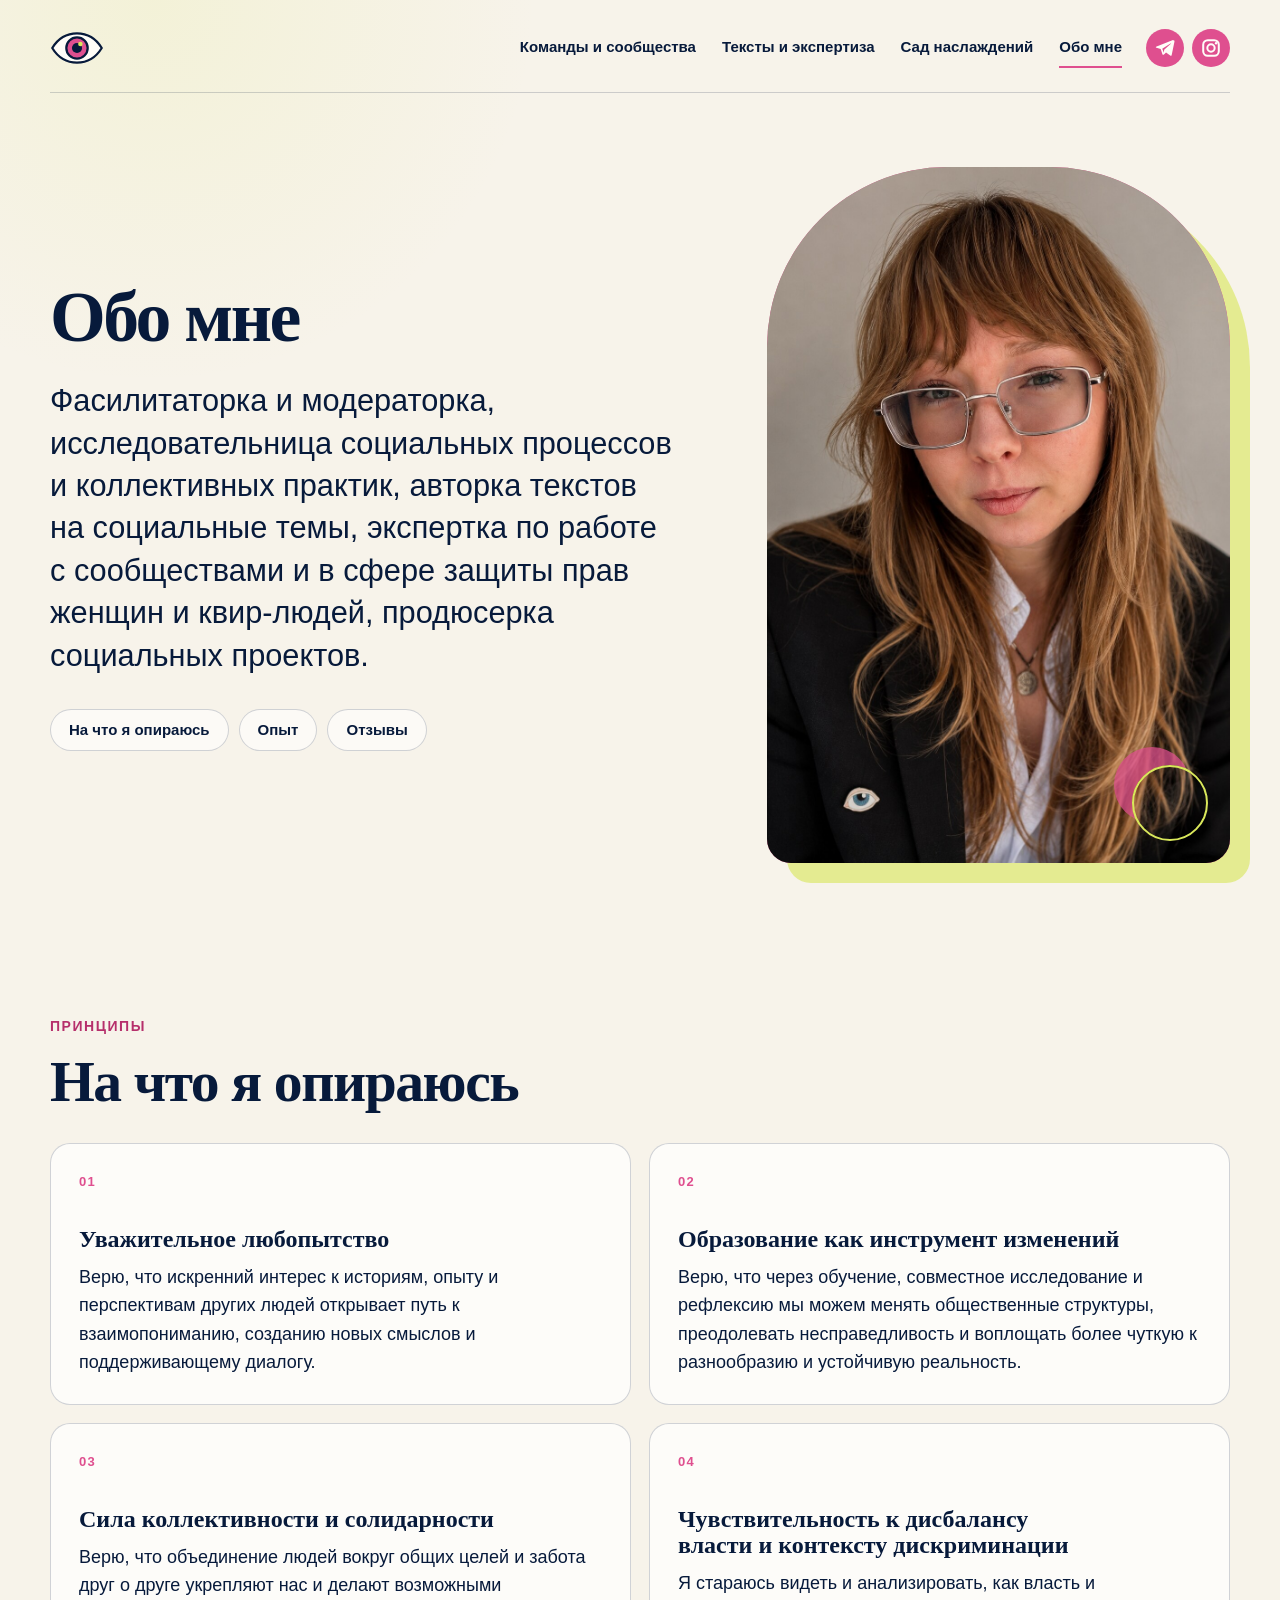
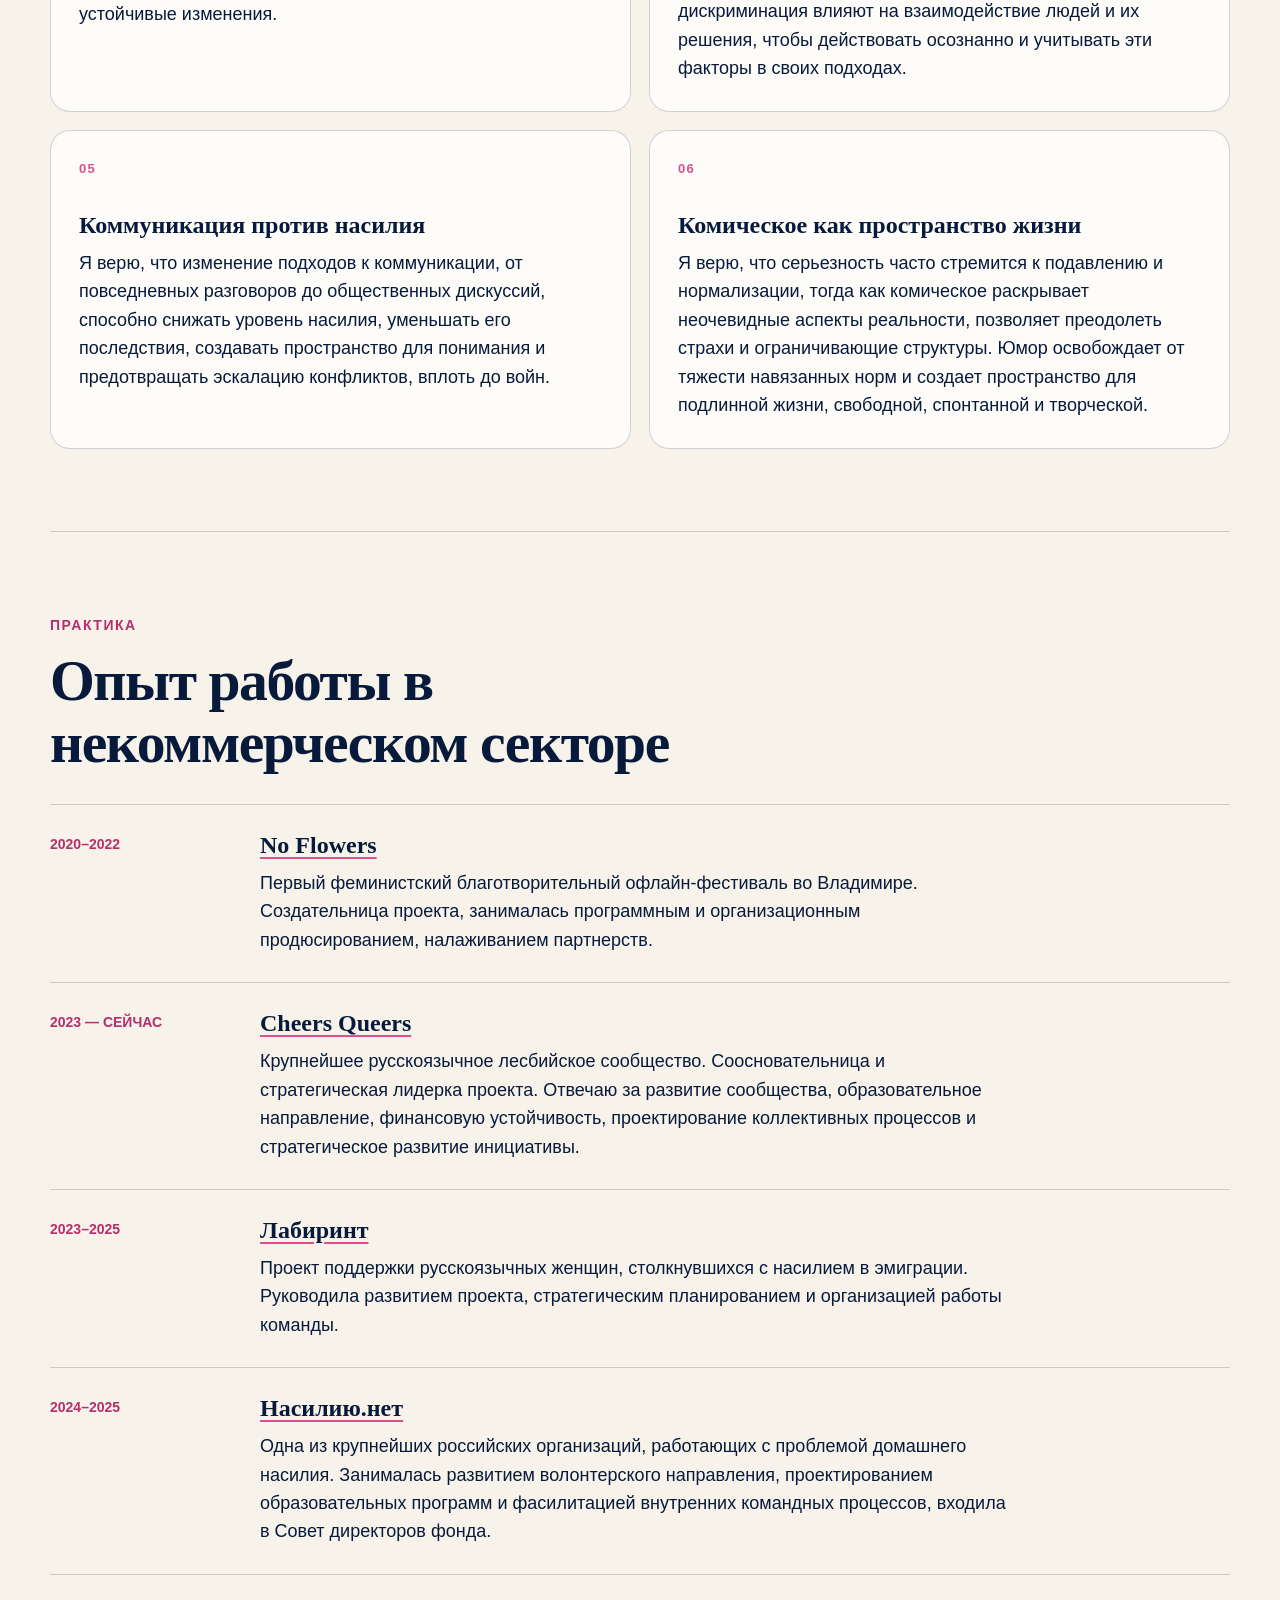
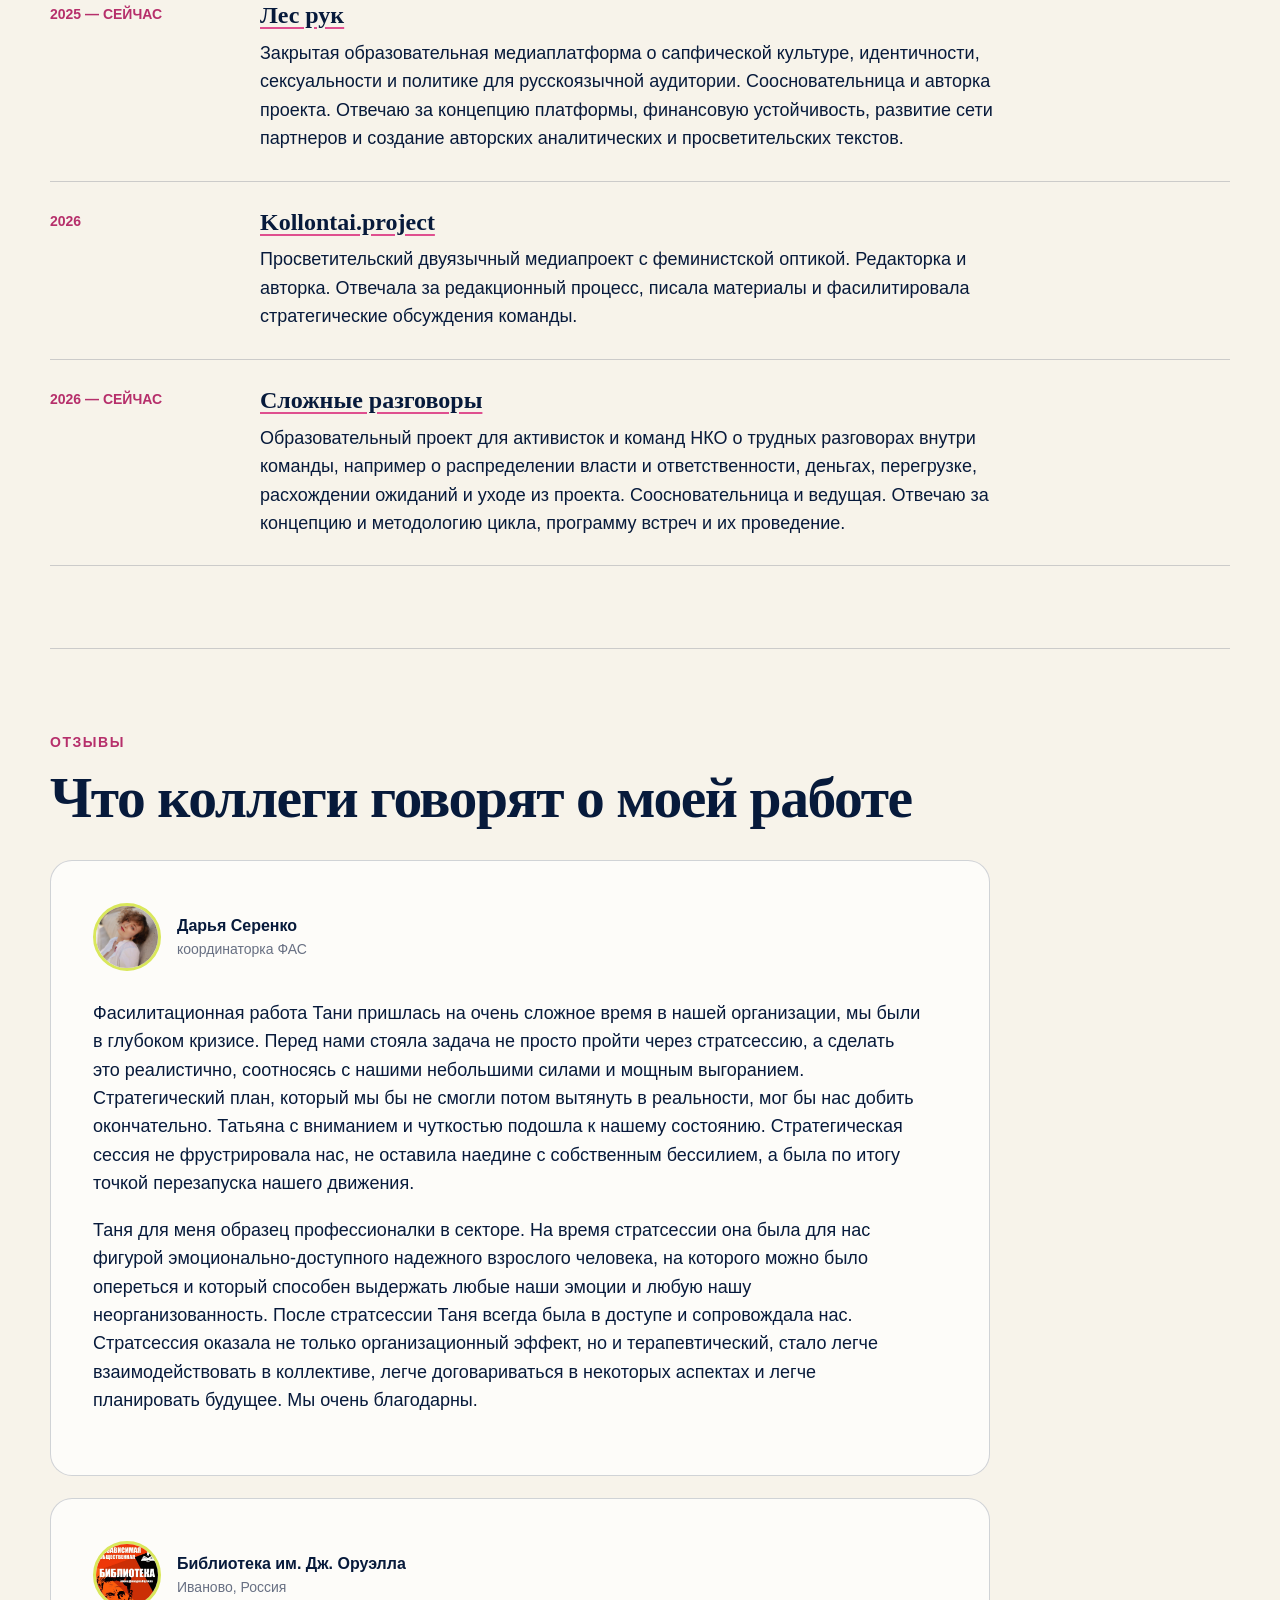
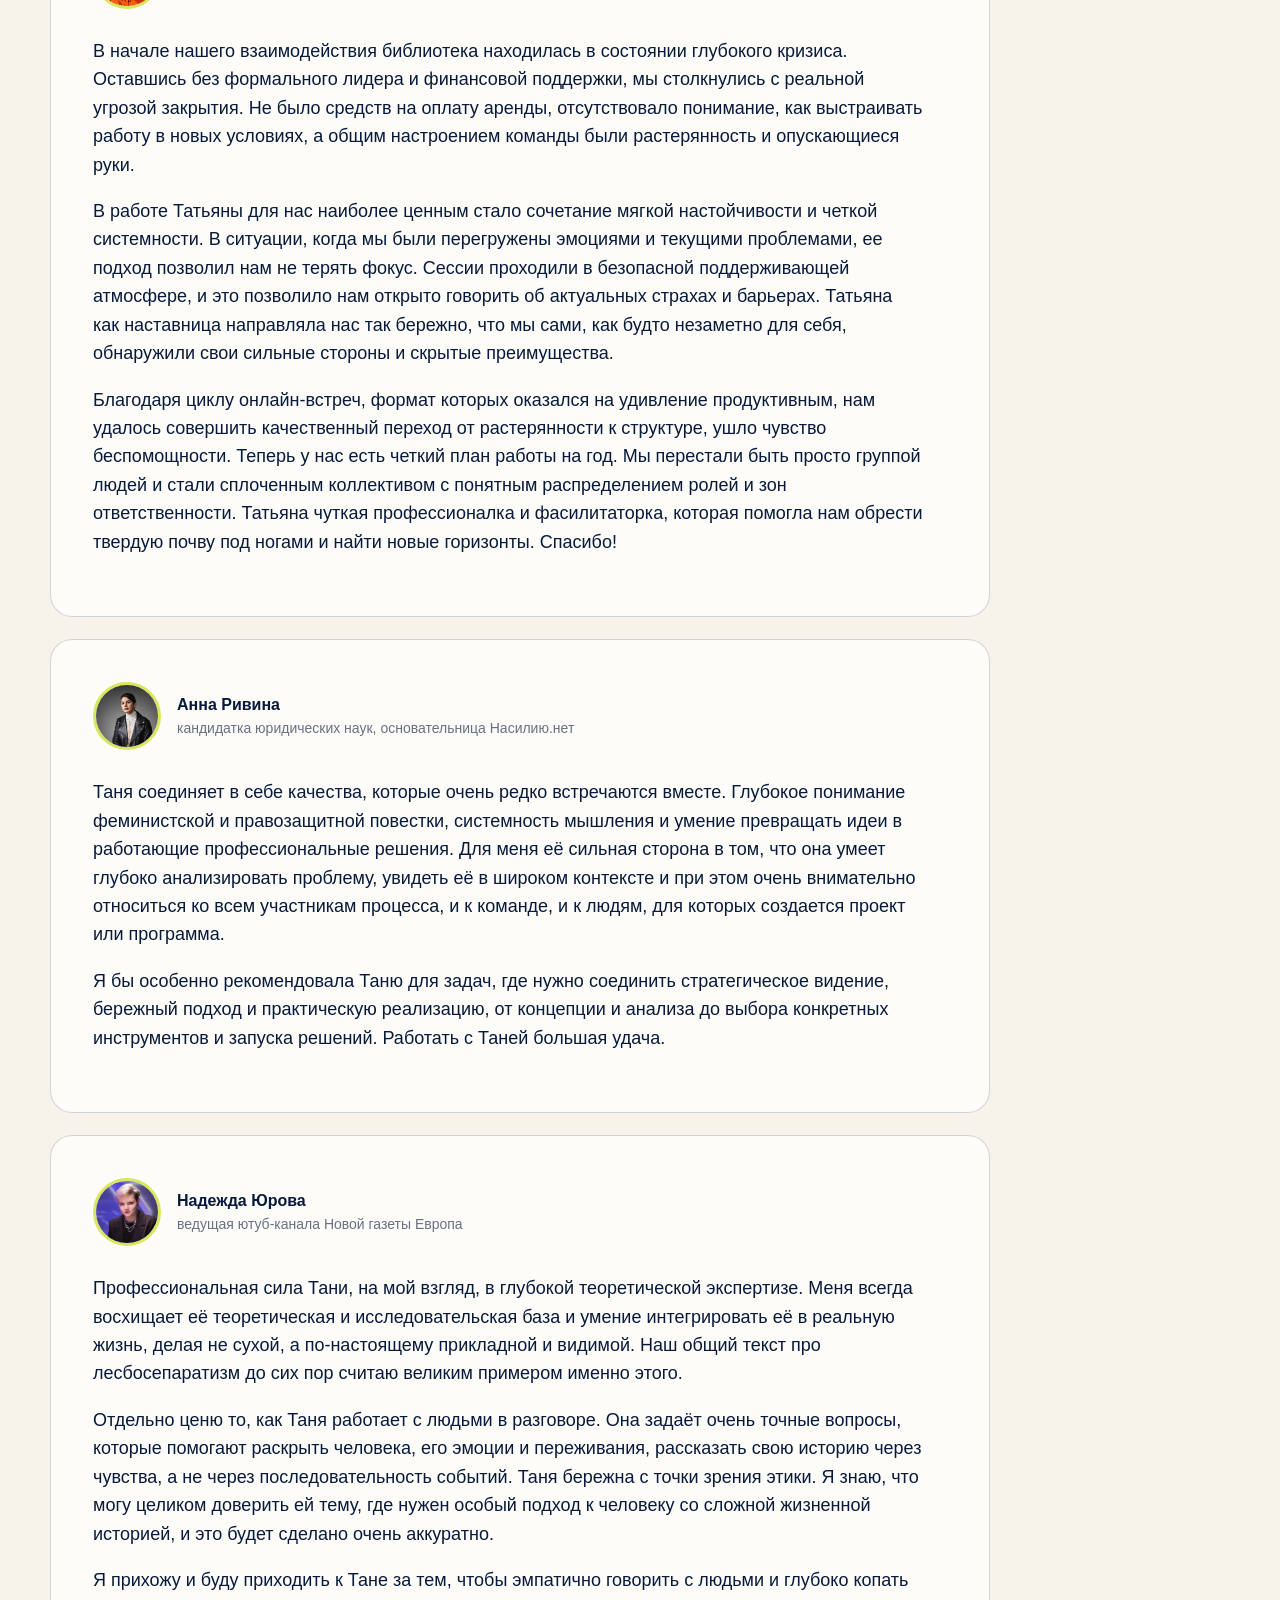
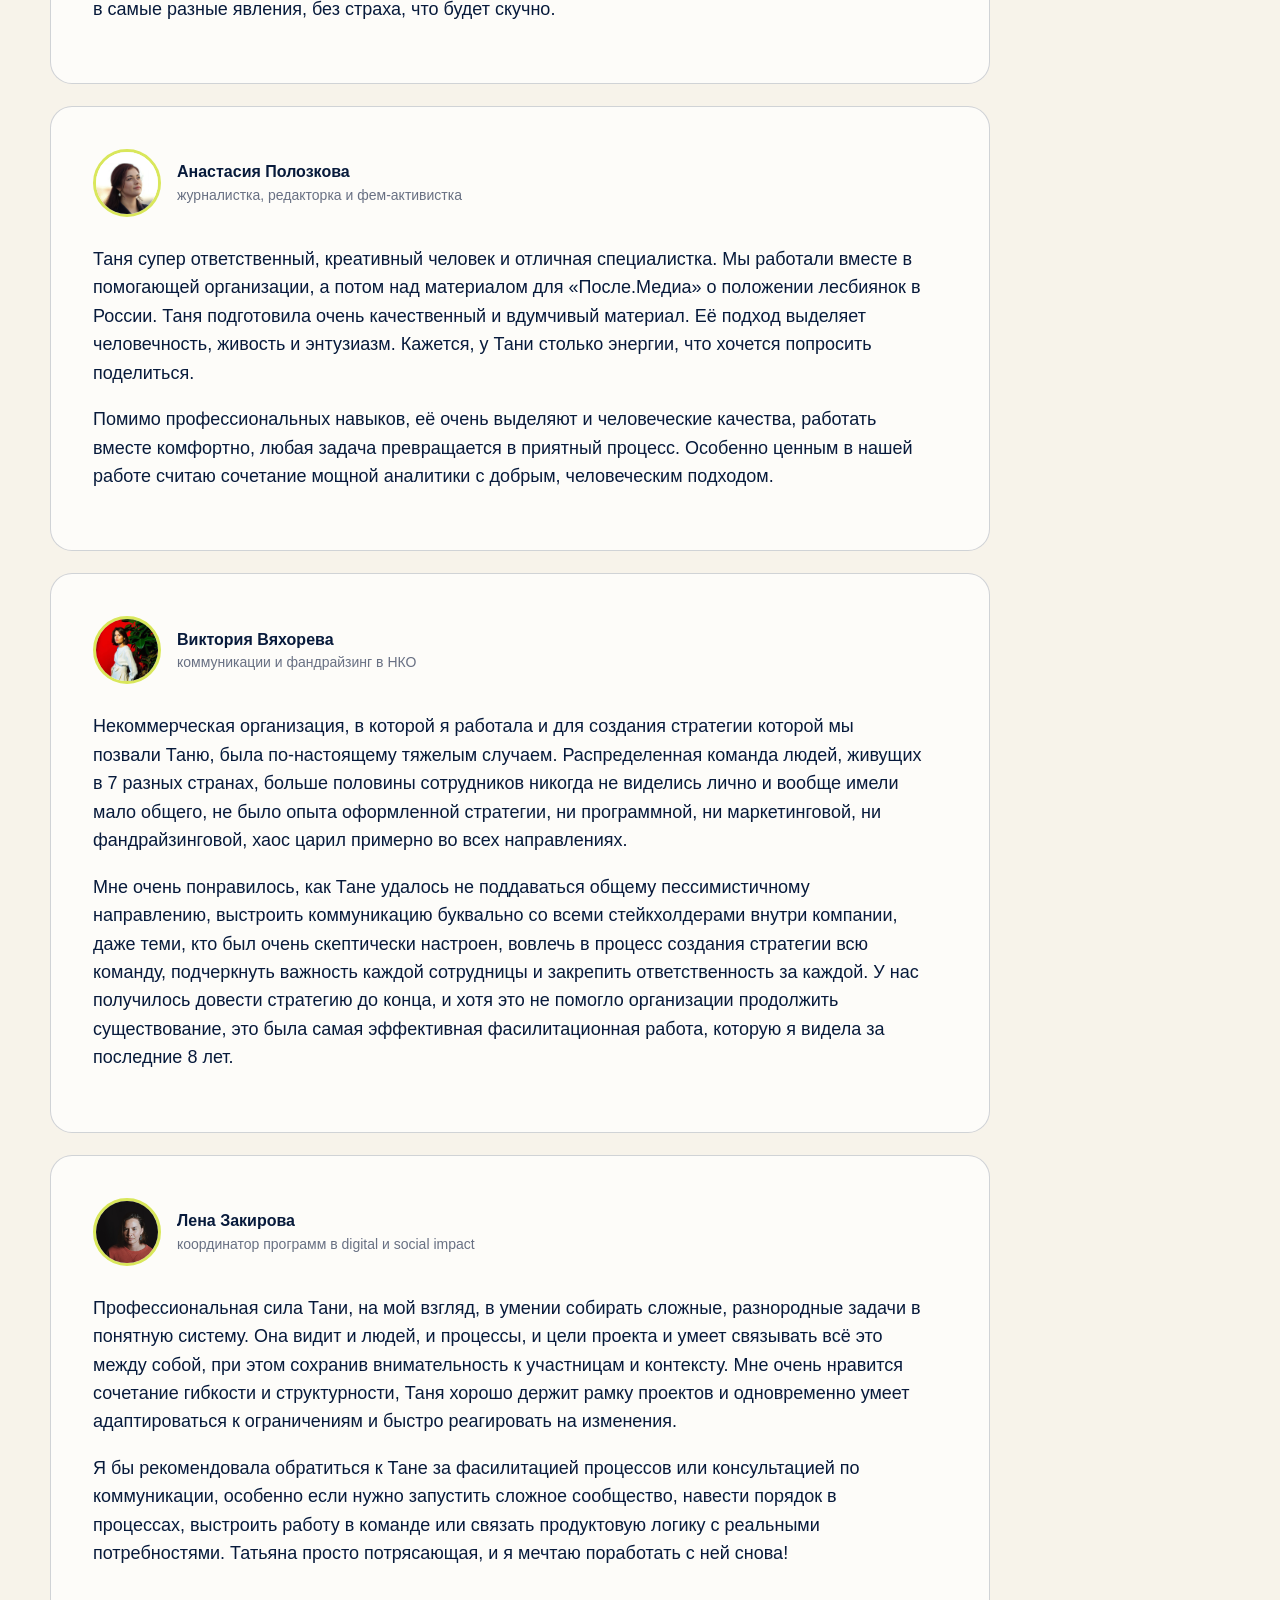
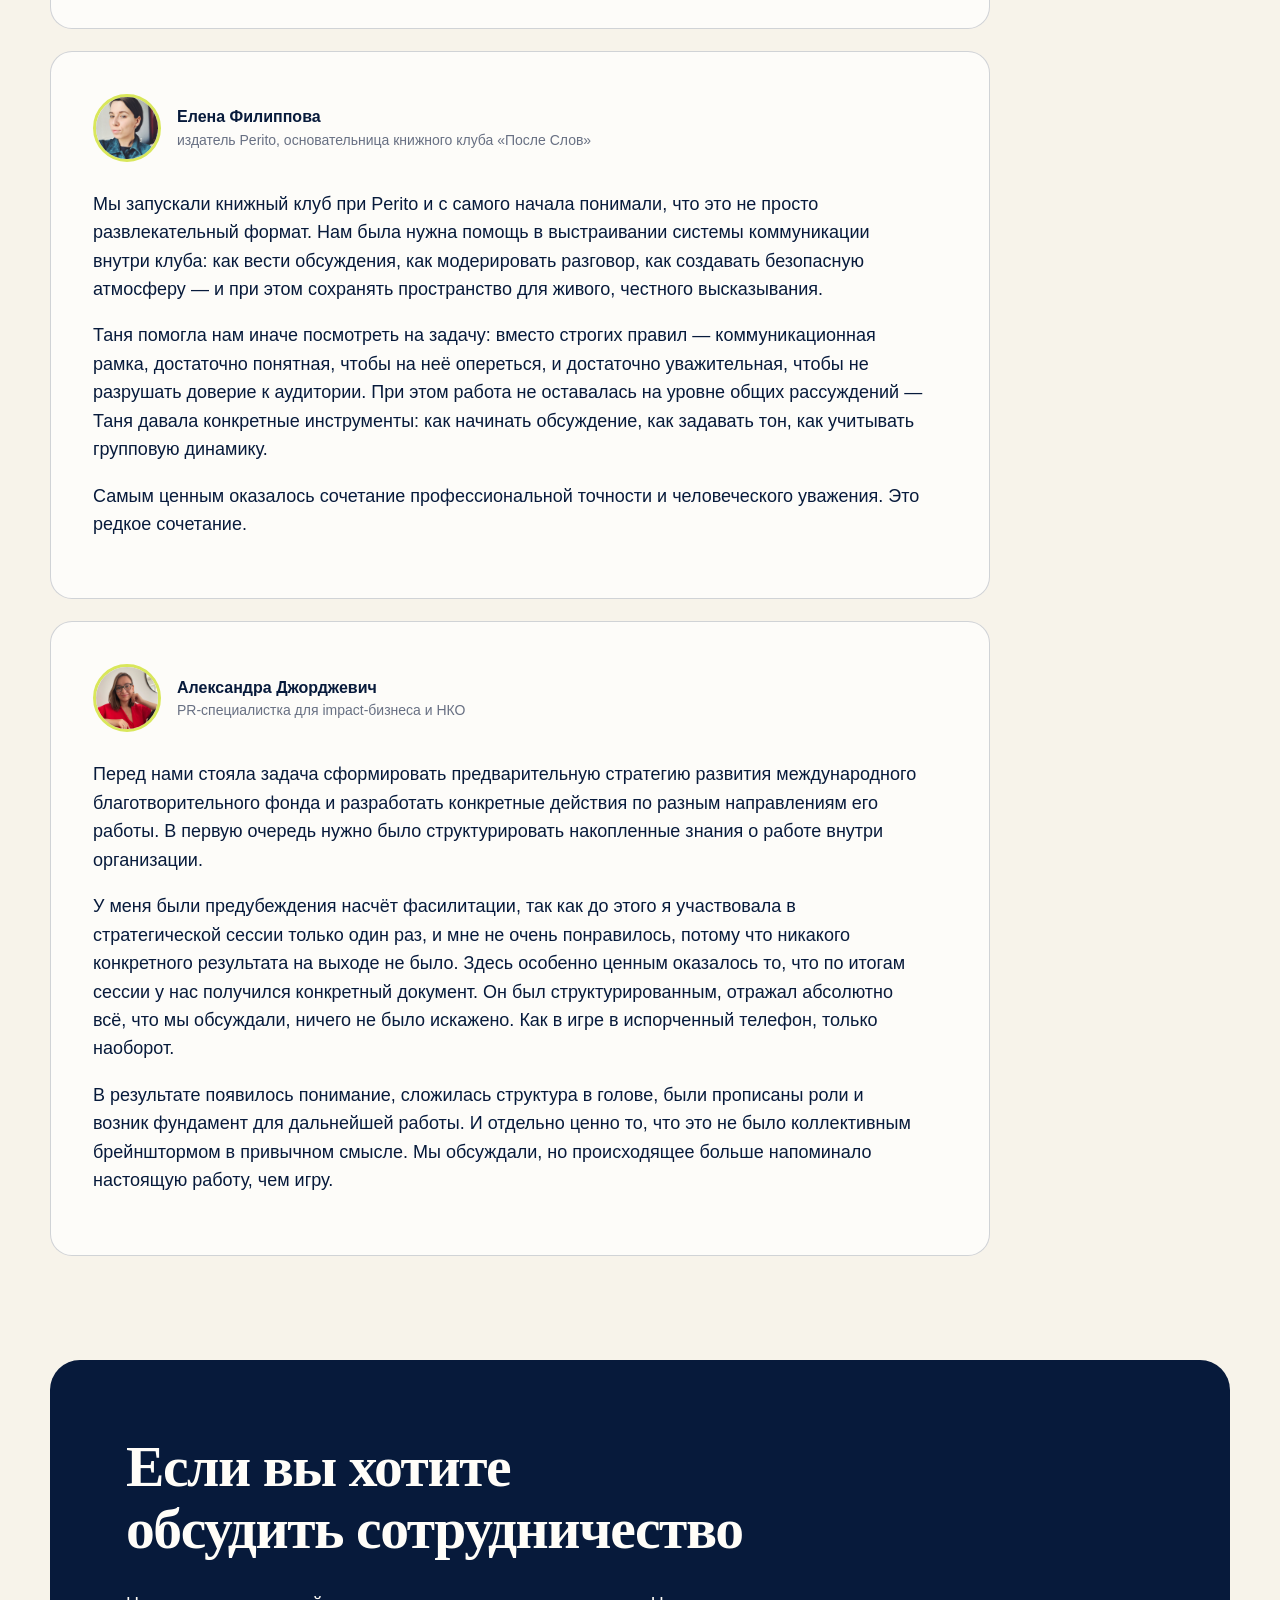
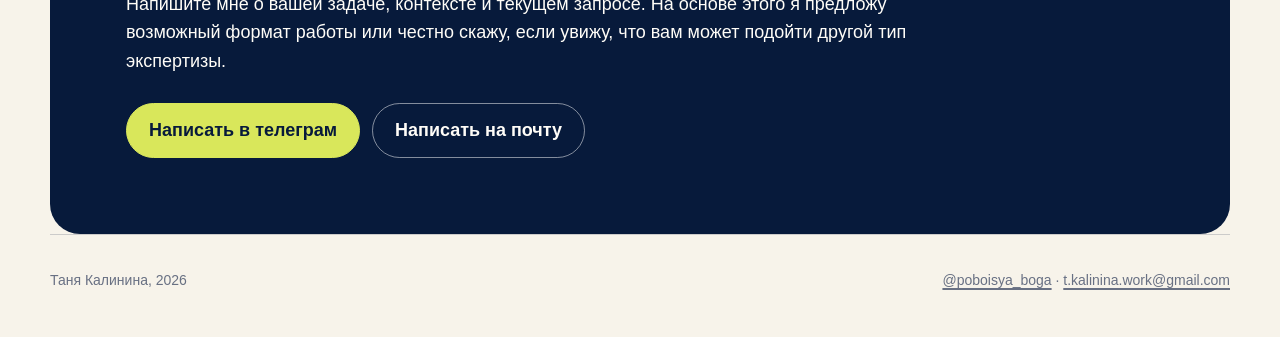
<file: about.html>
<!doctype html>
<html lang="ru">
<head>
  <meta charset="utf-8">
  <meta name="robots" content="noindex">
  <link rel="canonical" href="https://poboisyaboga.com/about/">
  <meta http-equiv="refresh" content="0; url=/about/">
  <script>location.replace('/about/' + location.hash);</script>
  <title>Переход на страницу «Обо мне»</title>
</head>
<body><p><a href="/about/">Перейти на страницу «Обо мне»</a></p></body>
</html>
</file>
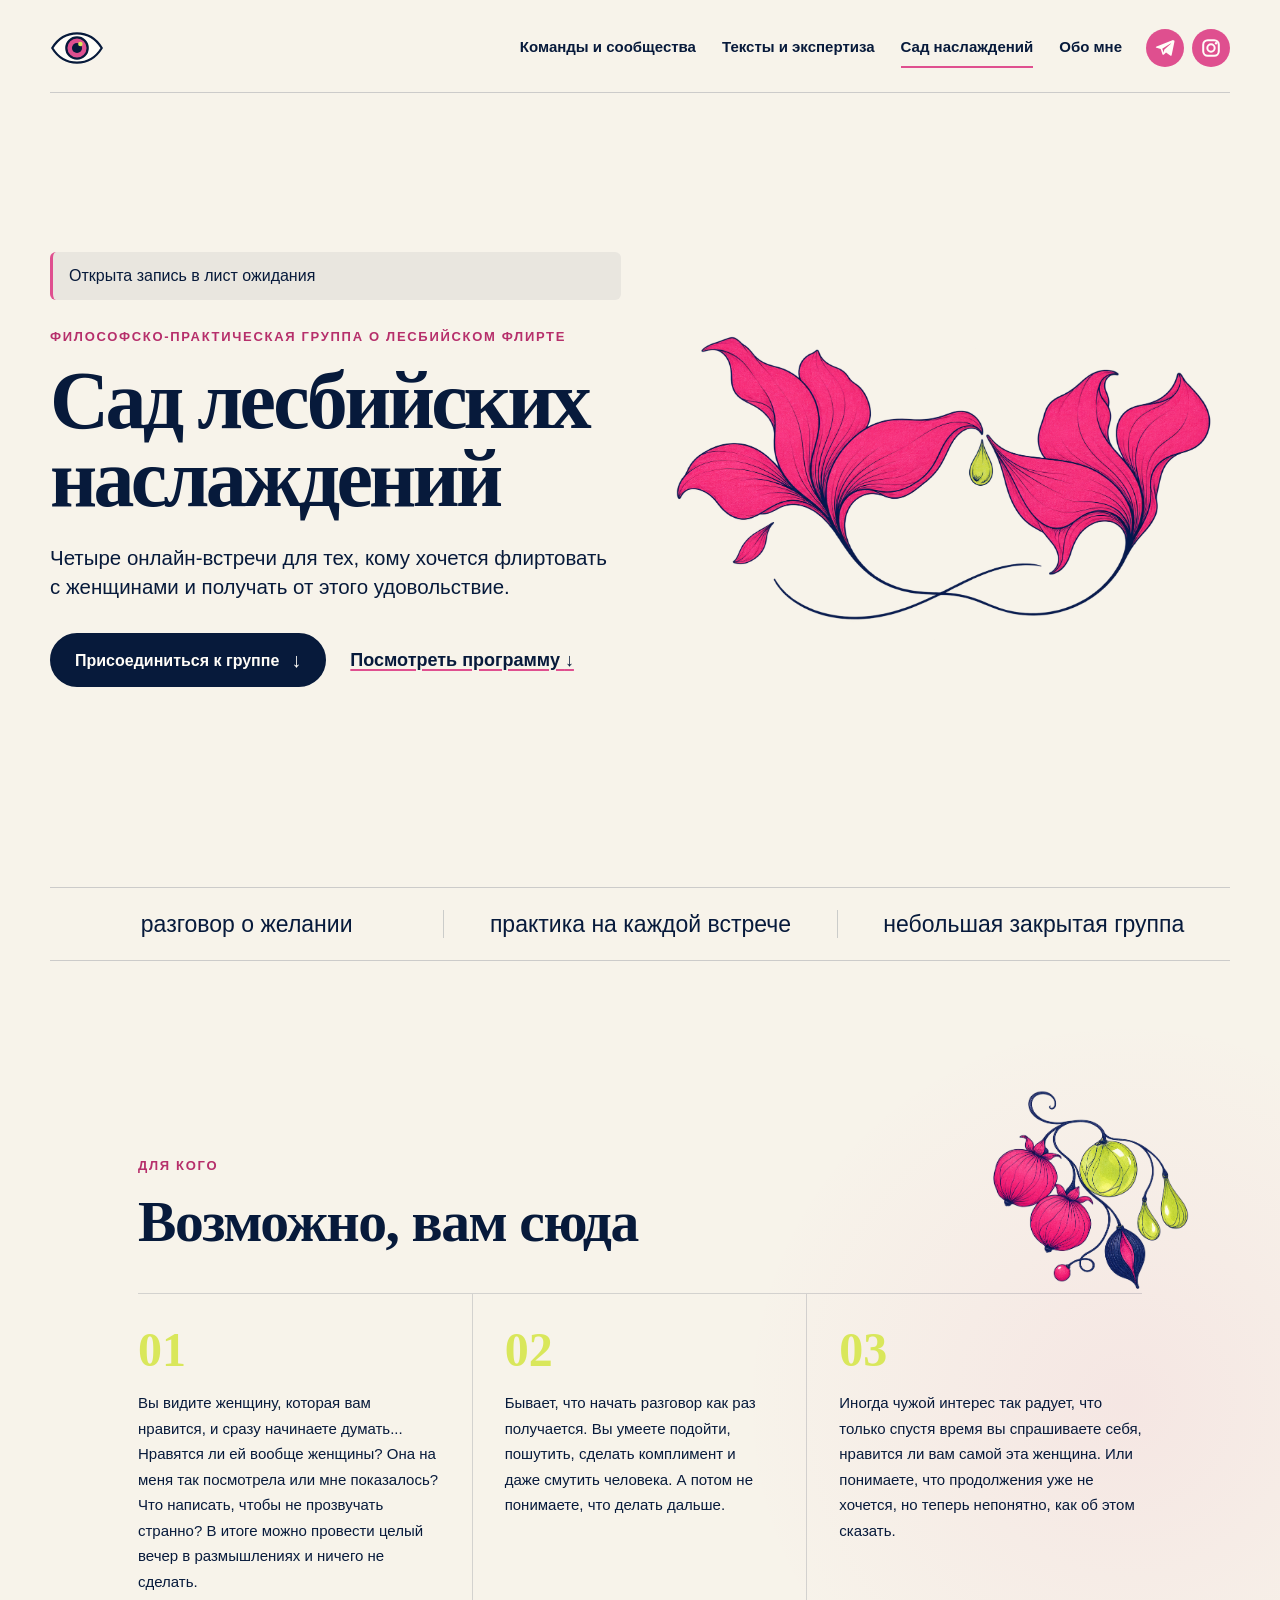
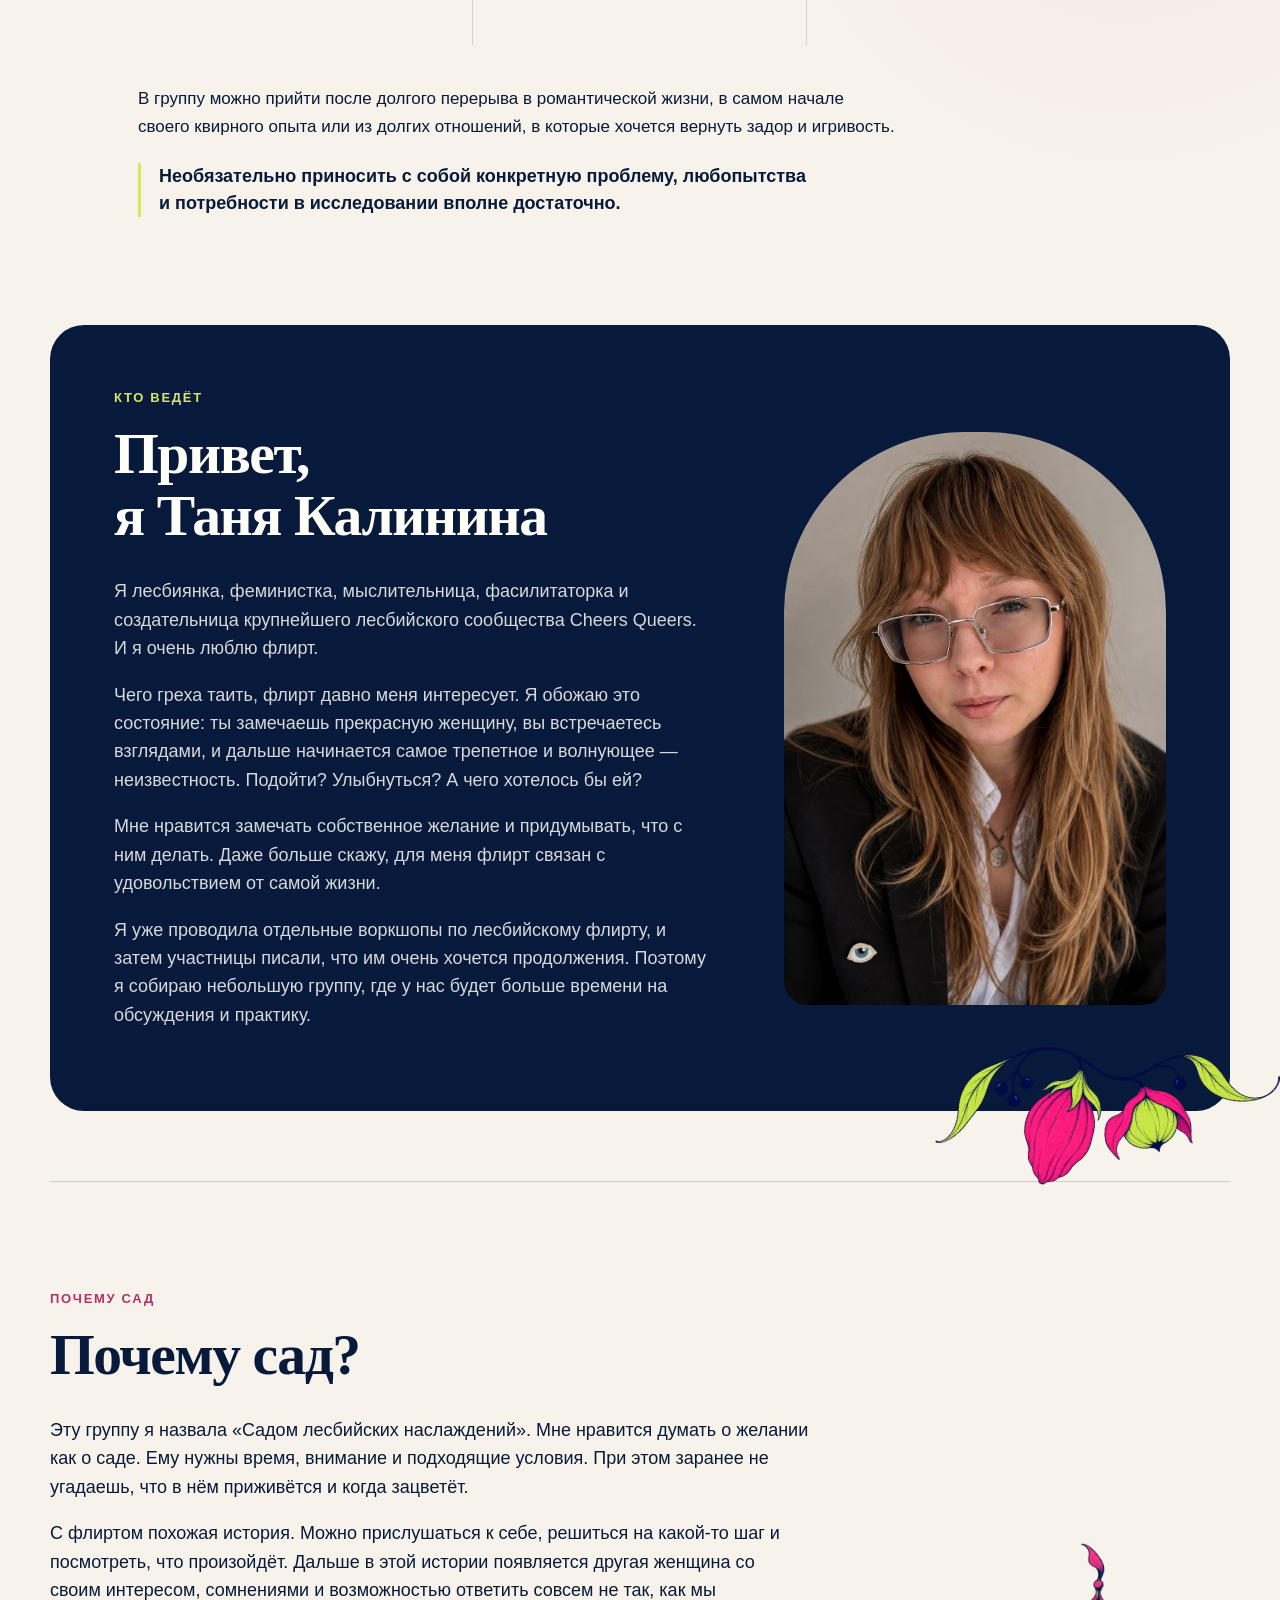
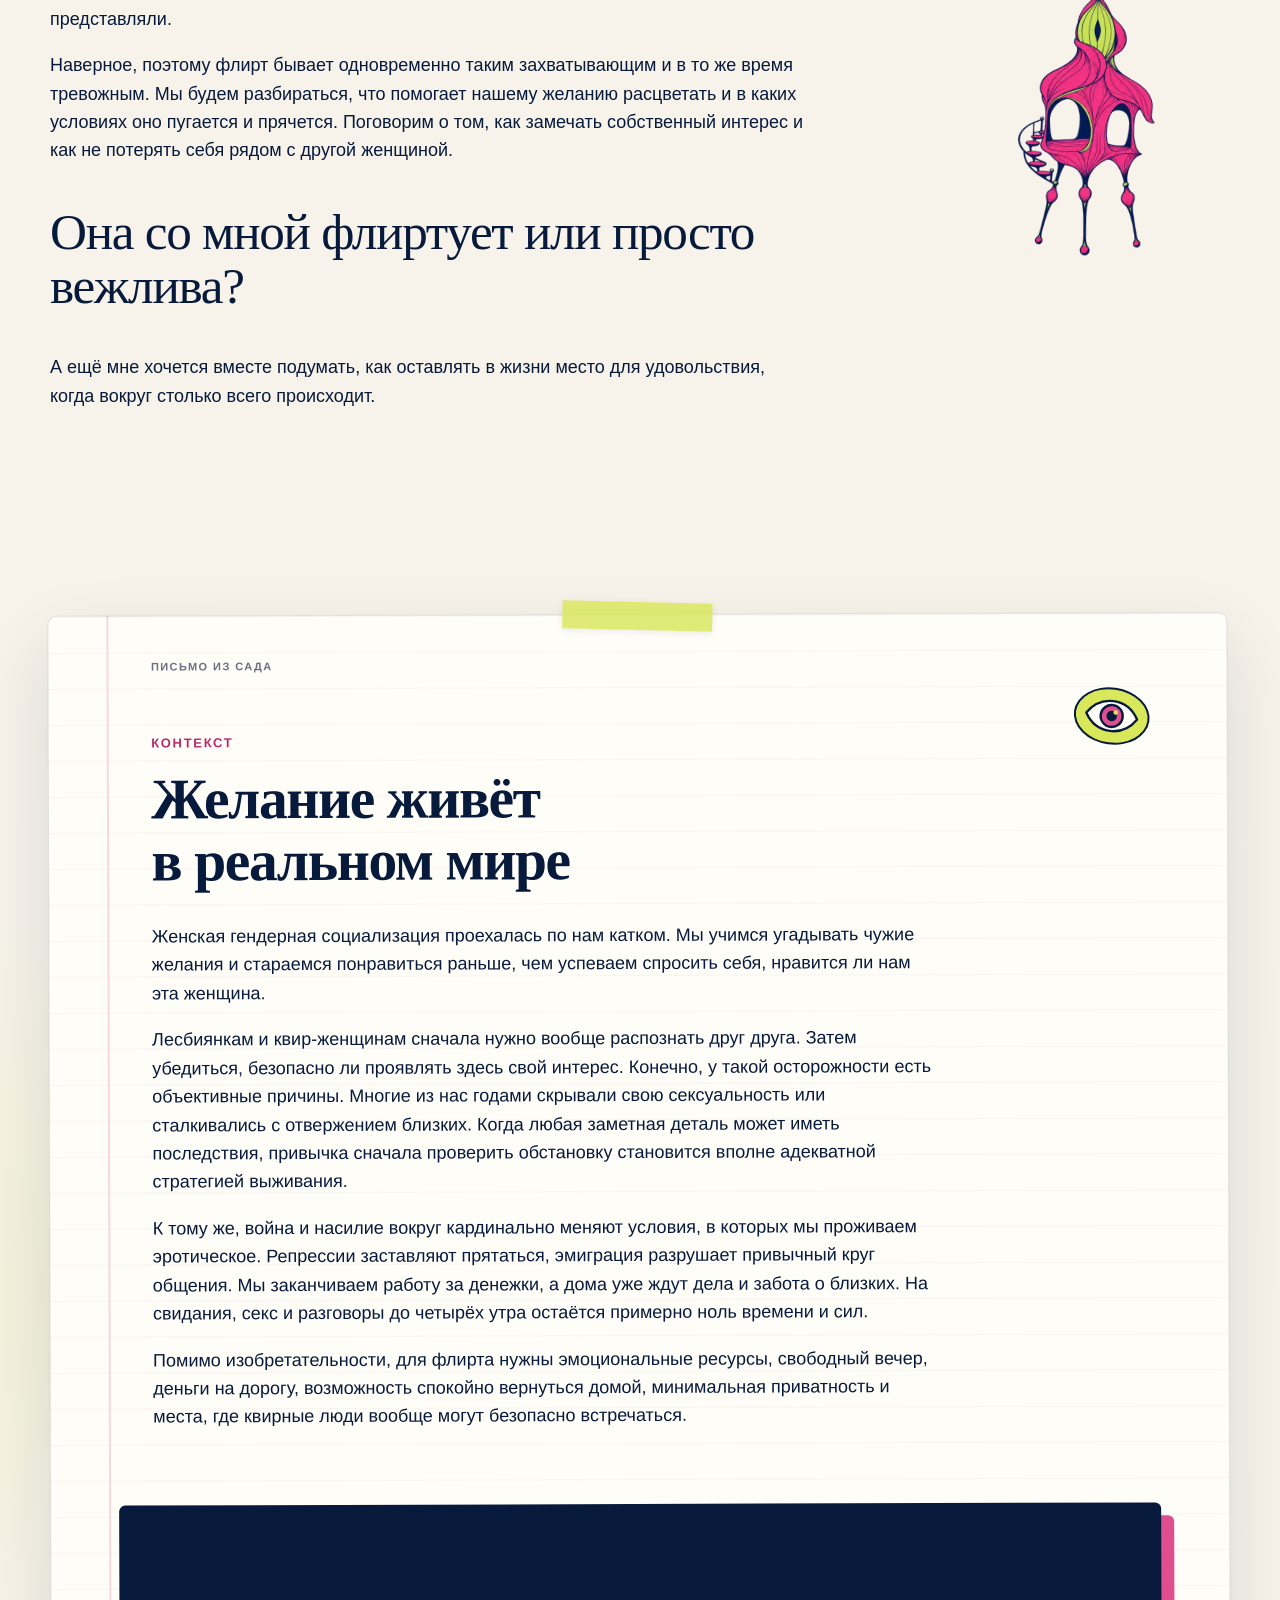
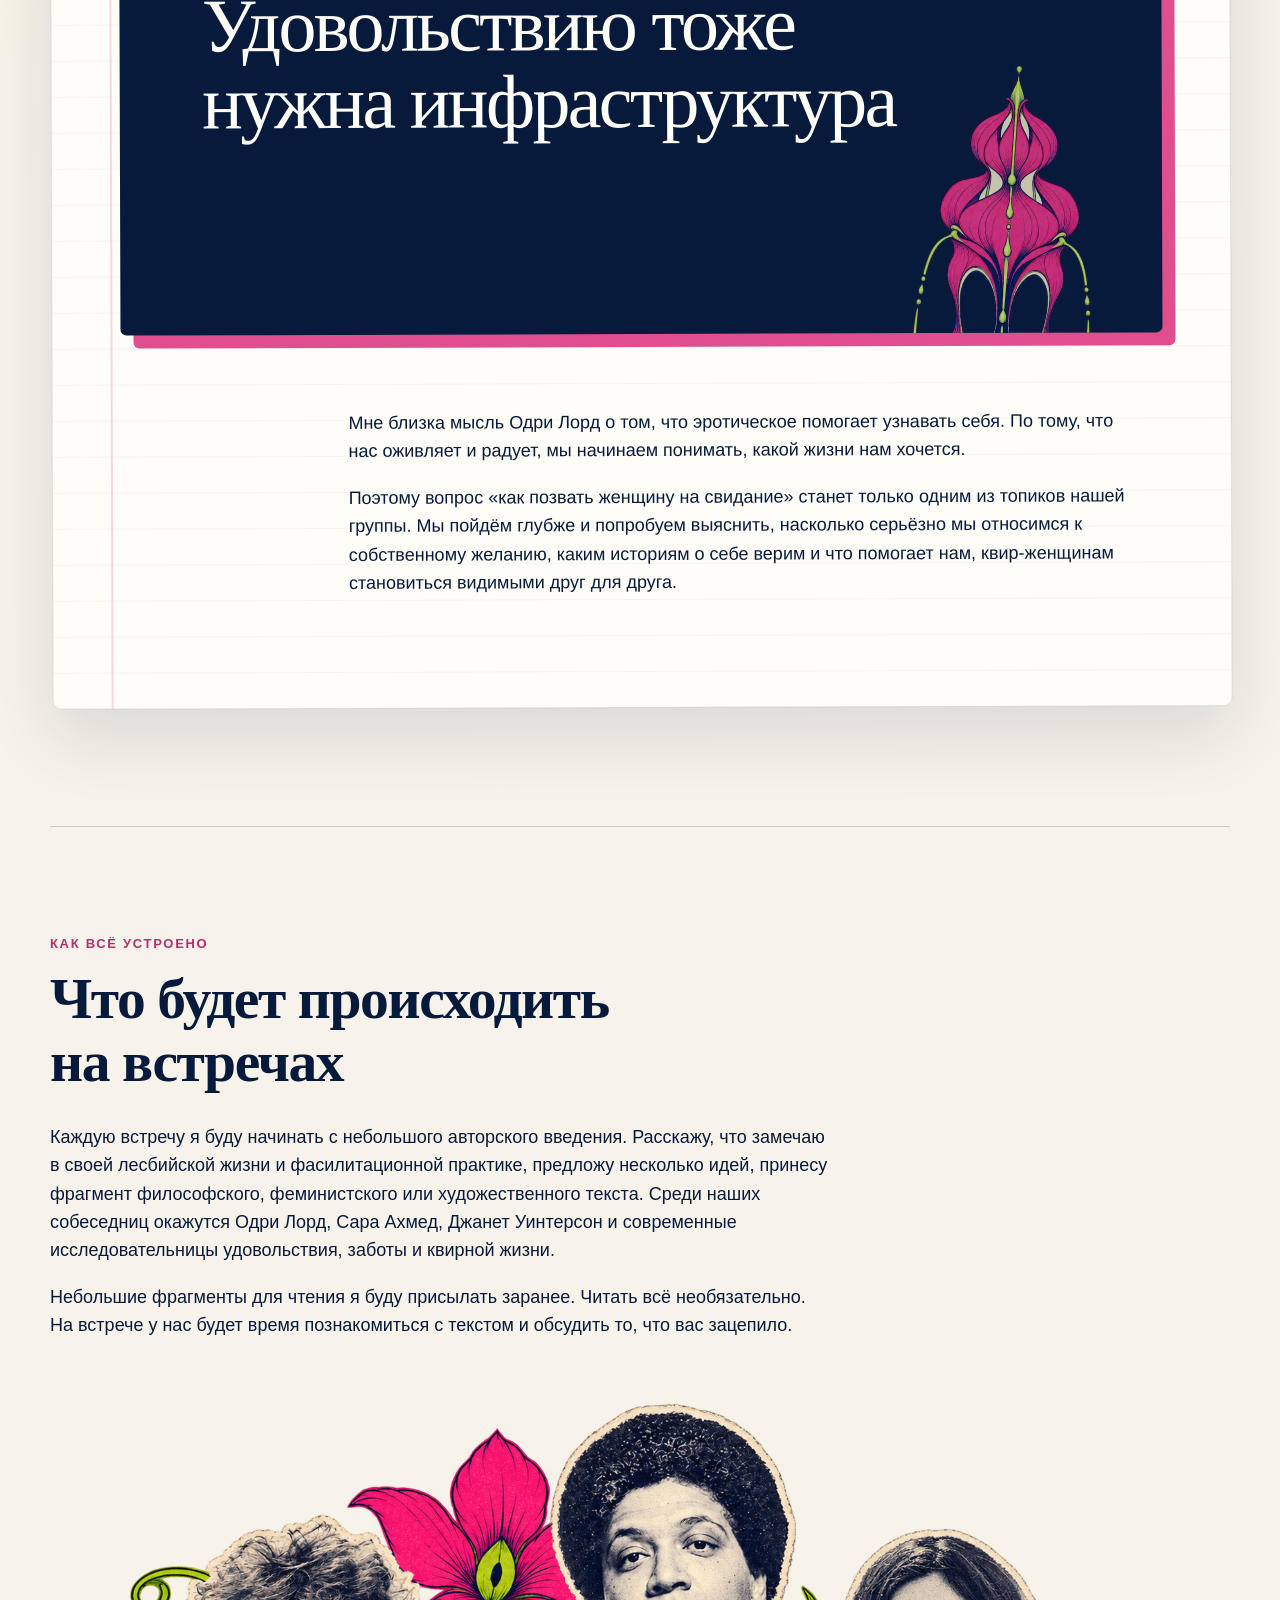
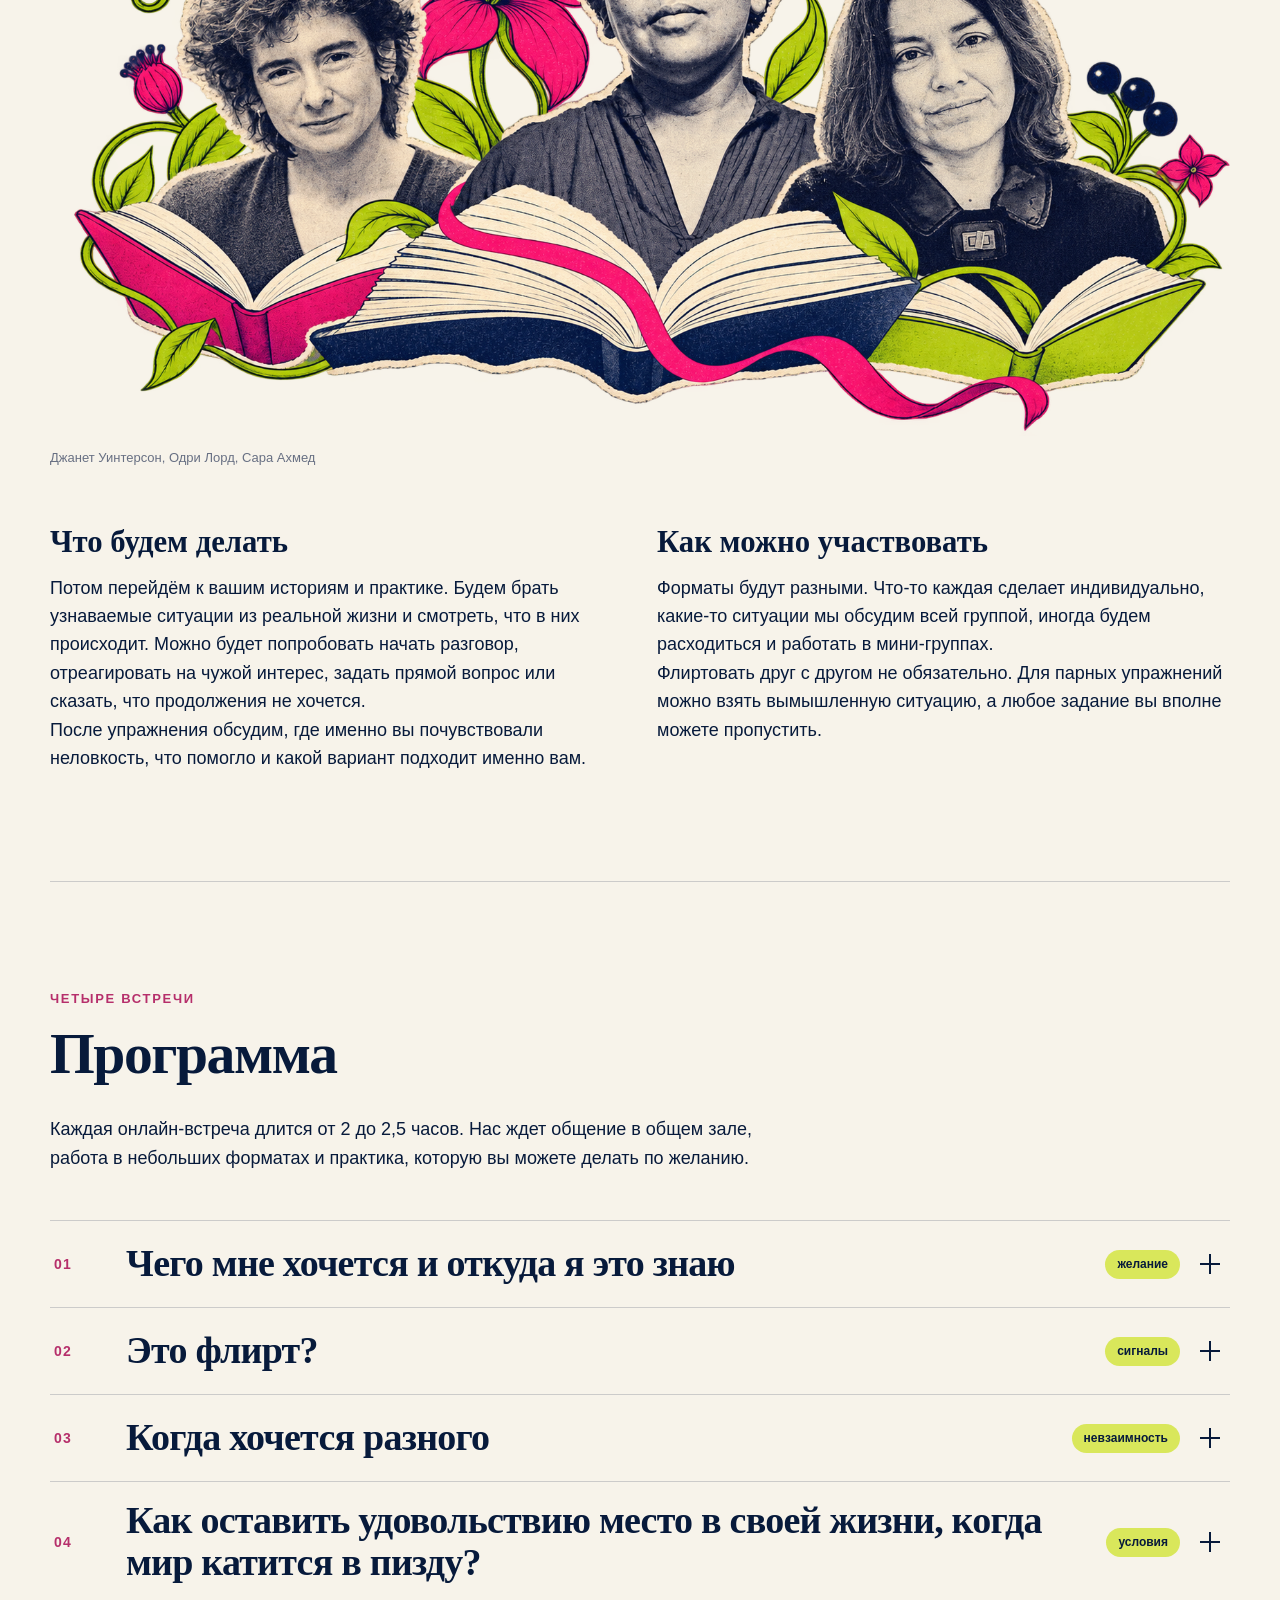
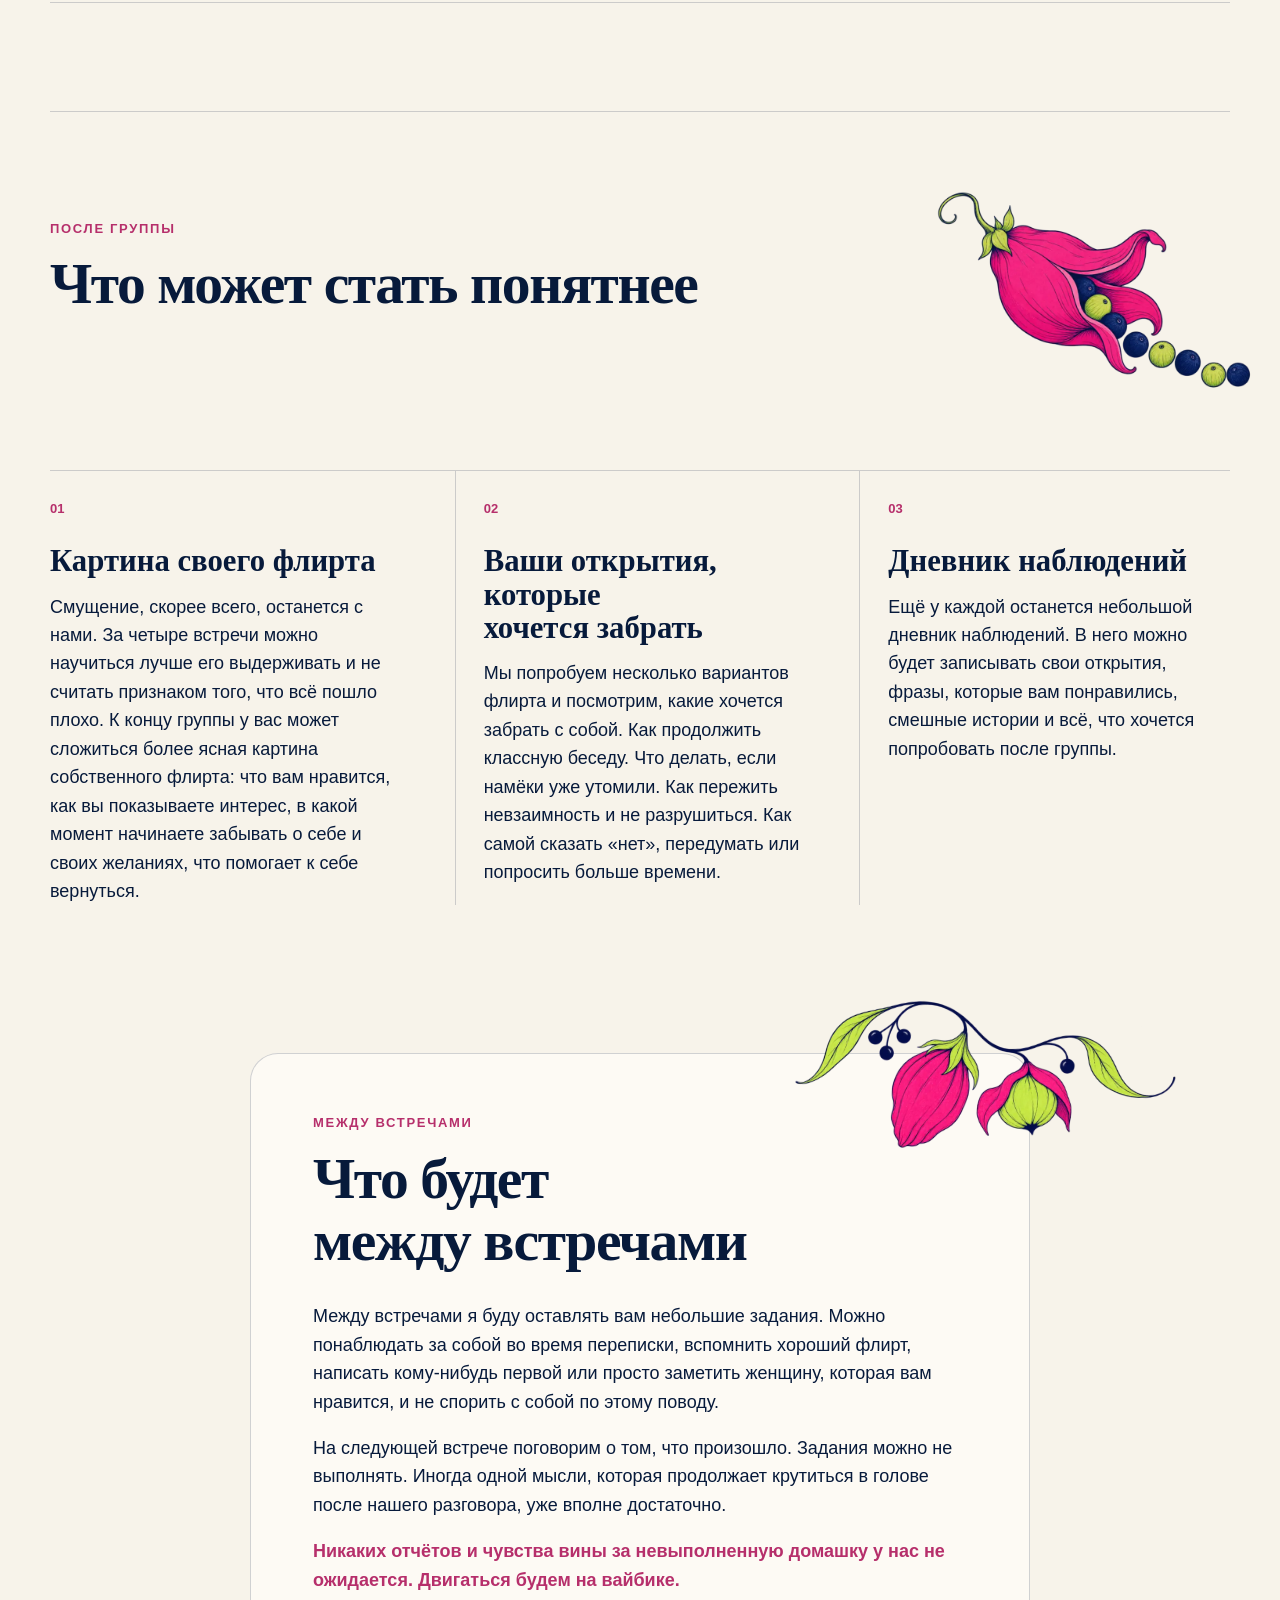
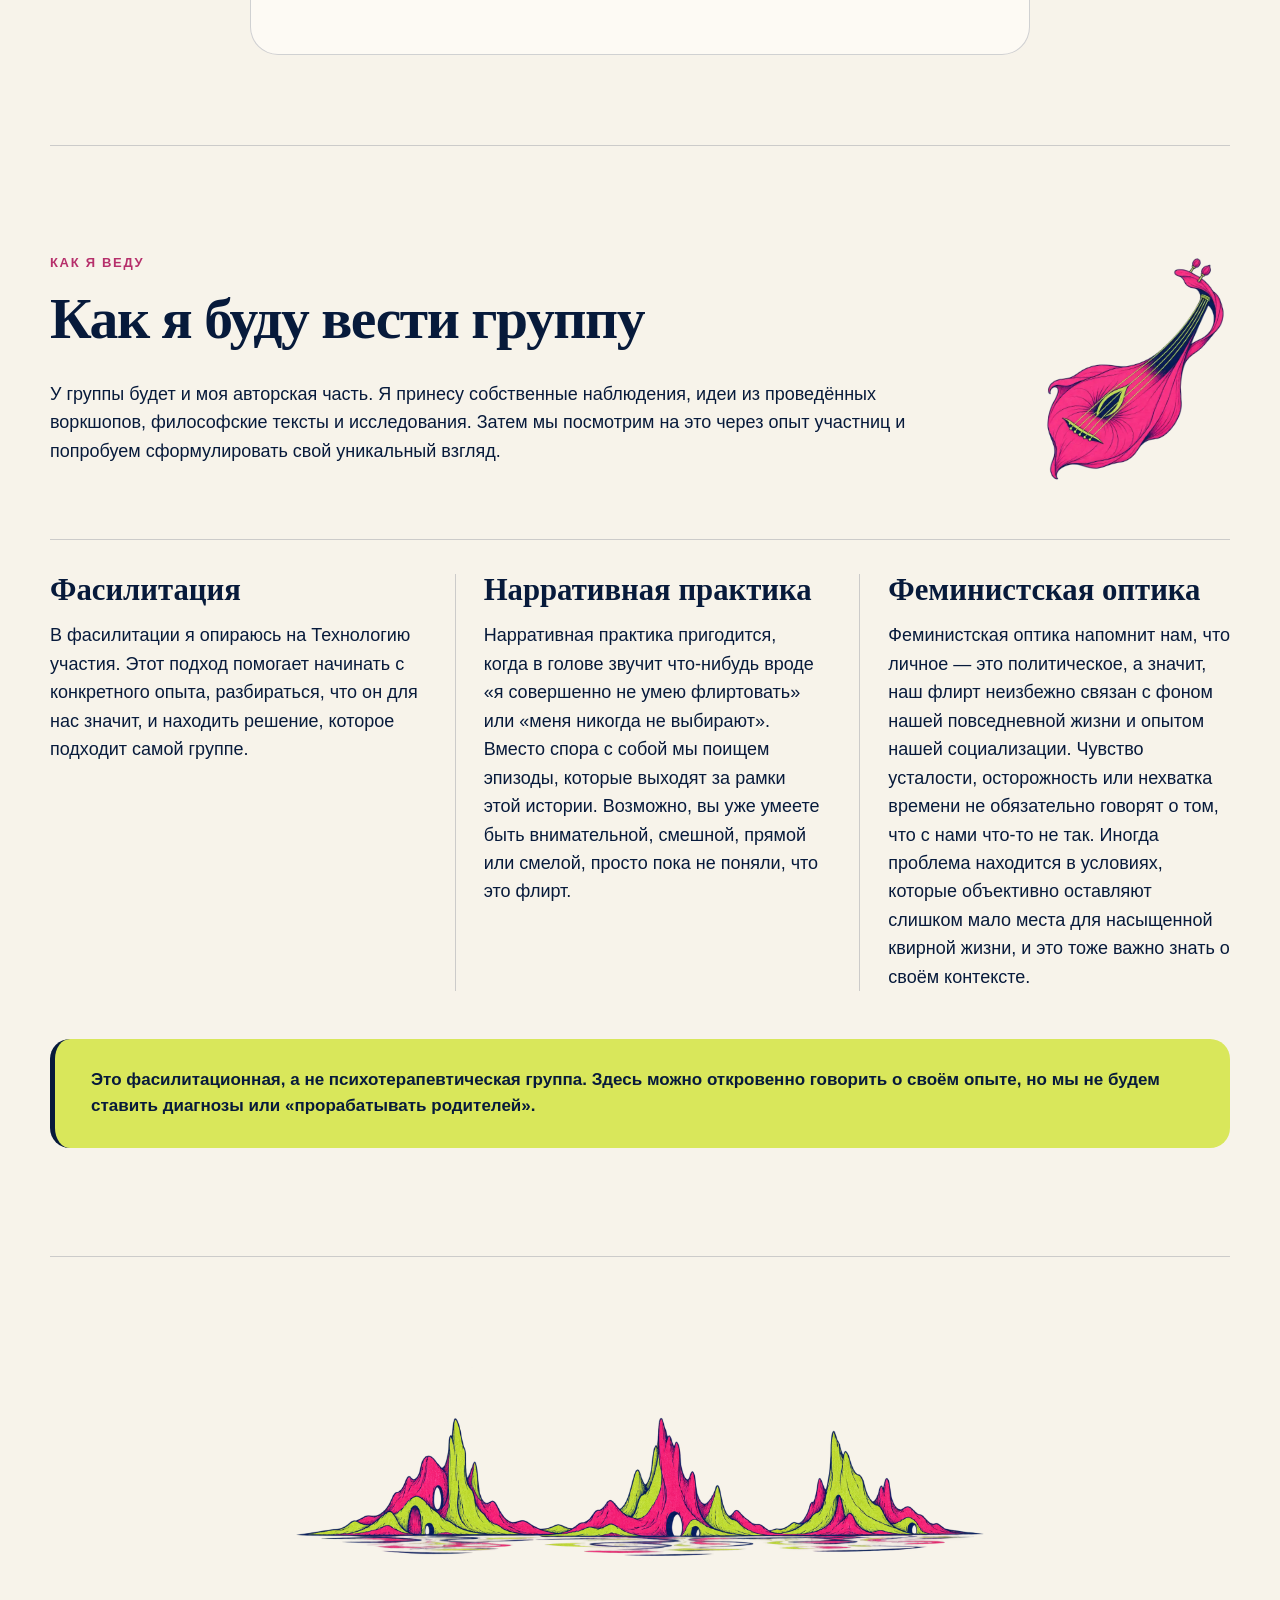
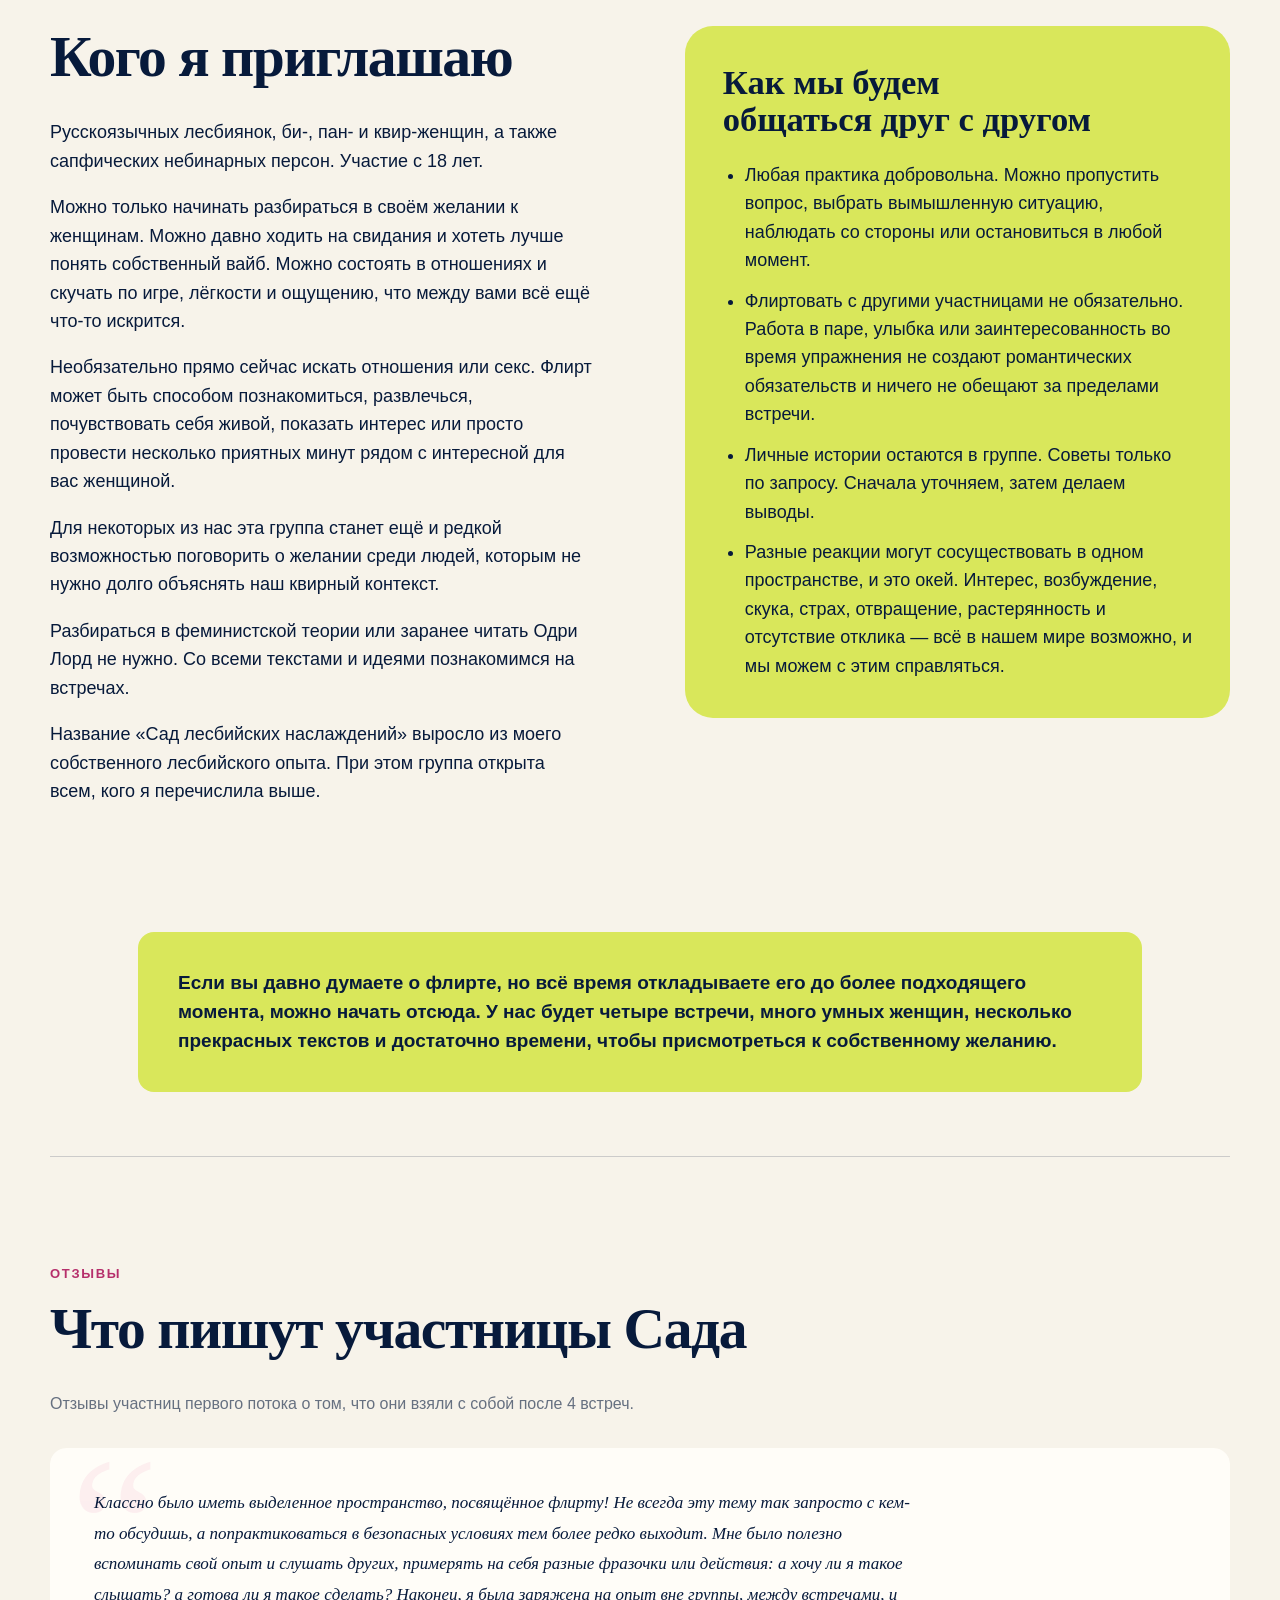
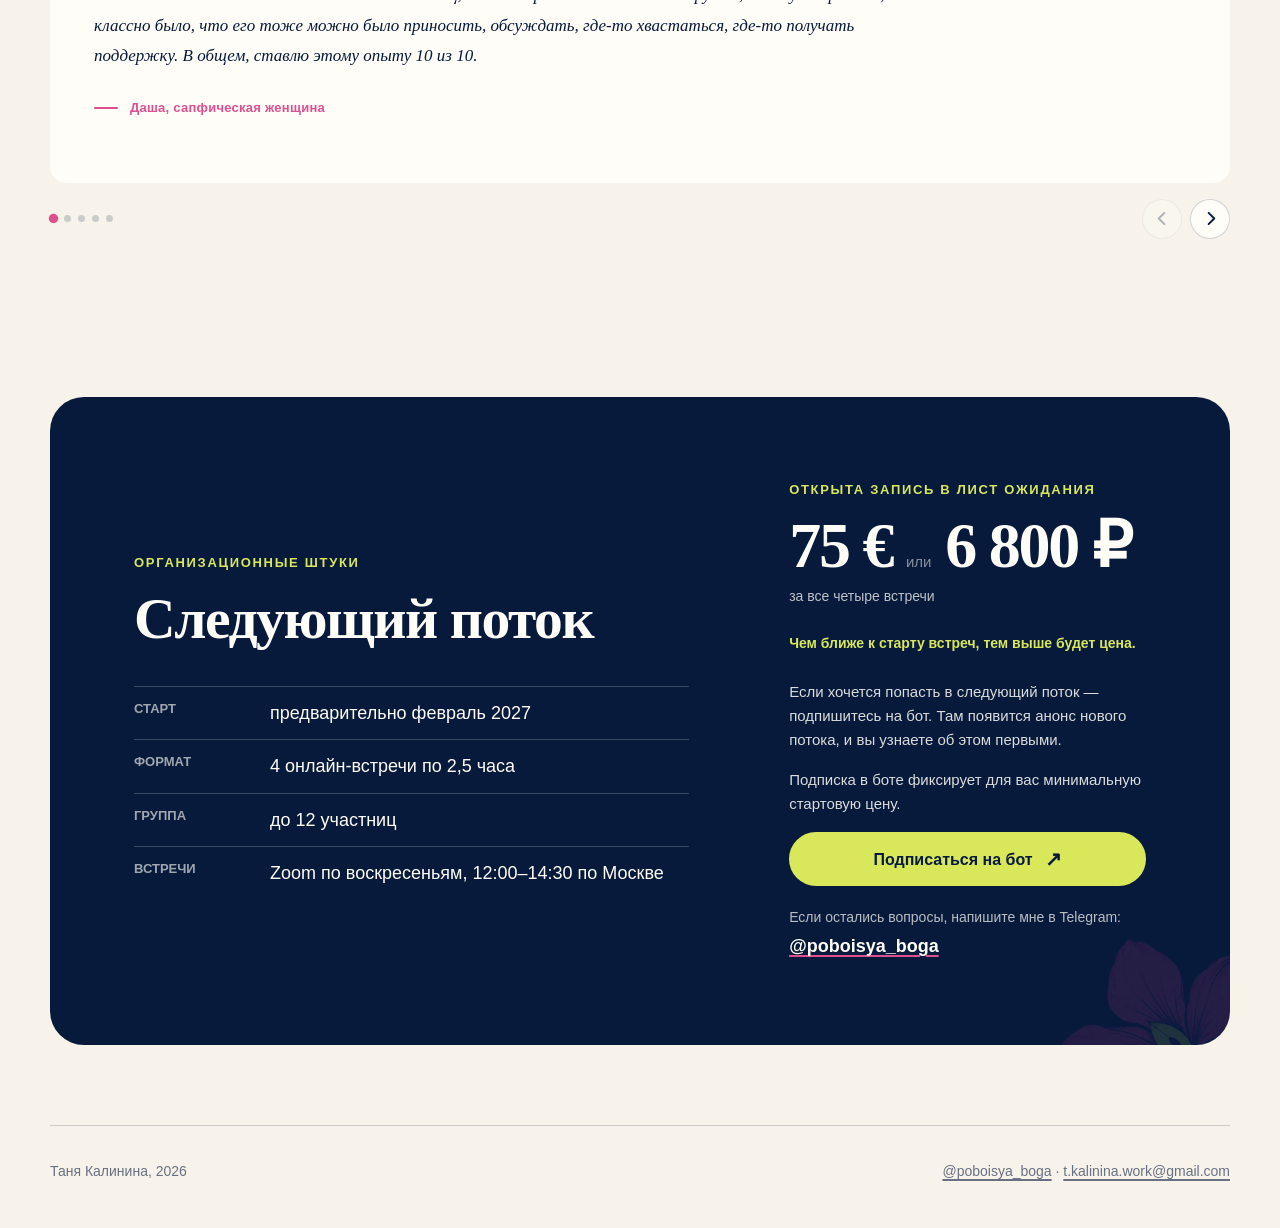
<file: lesbian_paradise.html>
<!doctype html>
<html lang="ru">
<head>
  <meta charset="utf-8">
  <meta name="robots" content="noindex">
  <link rel="canonical" href="https://poboisyaboga.com/lesbian_paradise">
  <meta http-equiv="refresh" content="0; url=/lesbian_paradise/">
  <script>location.replace('/lesbian_paradise/' + location.hash);</script>
  <title>Переход в «Сад лесбийских наслаждений»</title>
</head>
<body><p><a href="/lesbian_paradise/">Перейти в «Сад лесбийских наслаждений»</a></p></body>
</html>
</file>
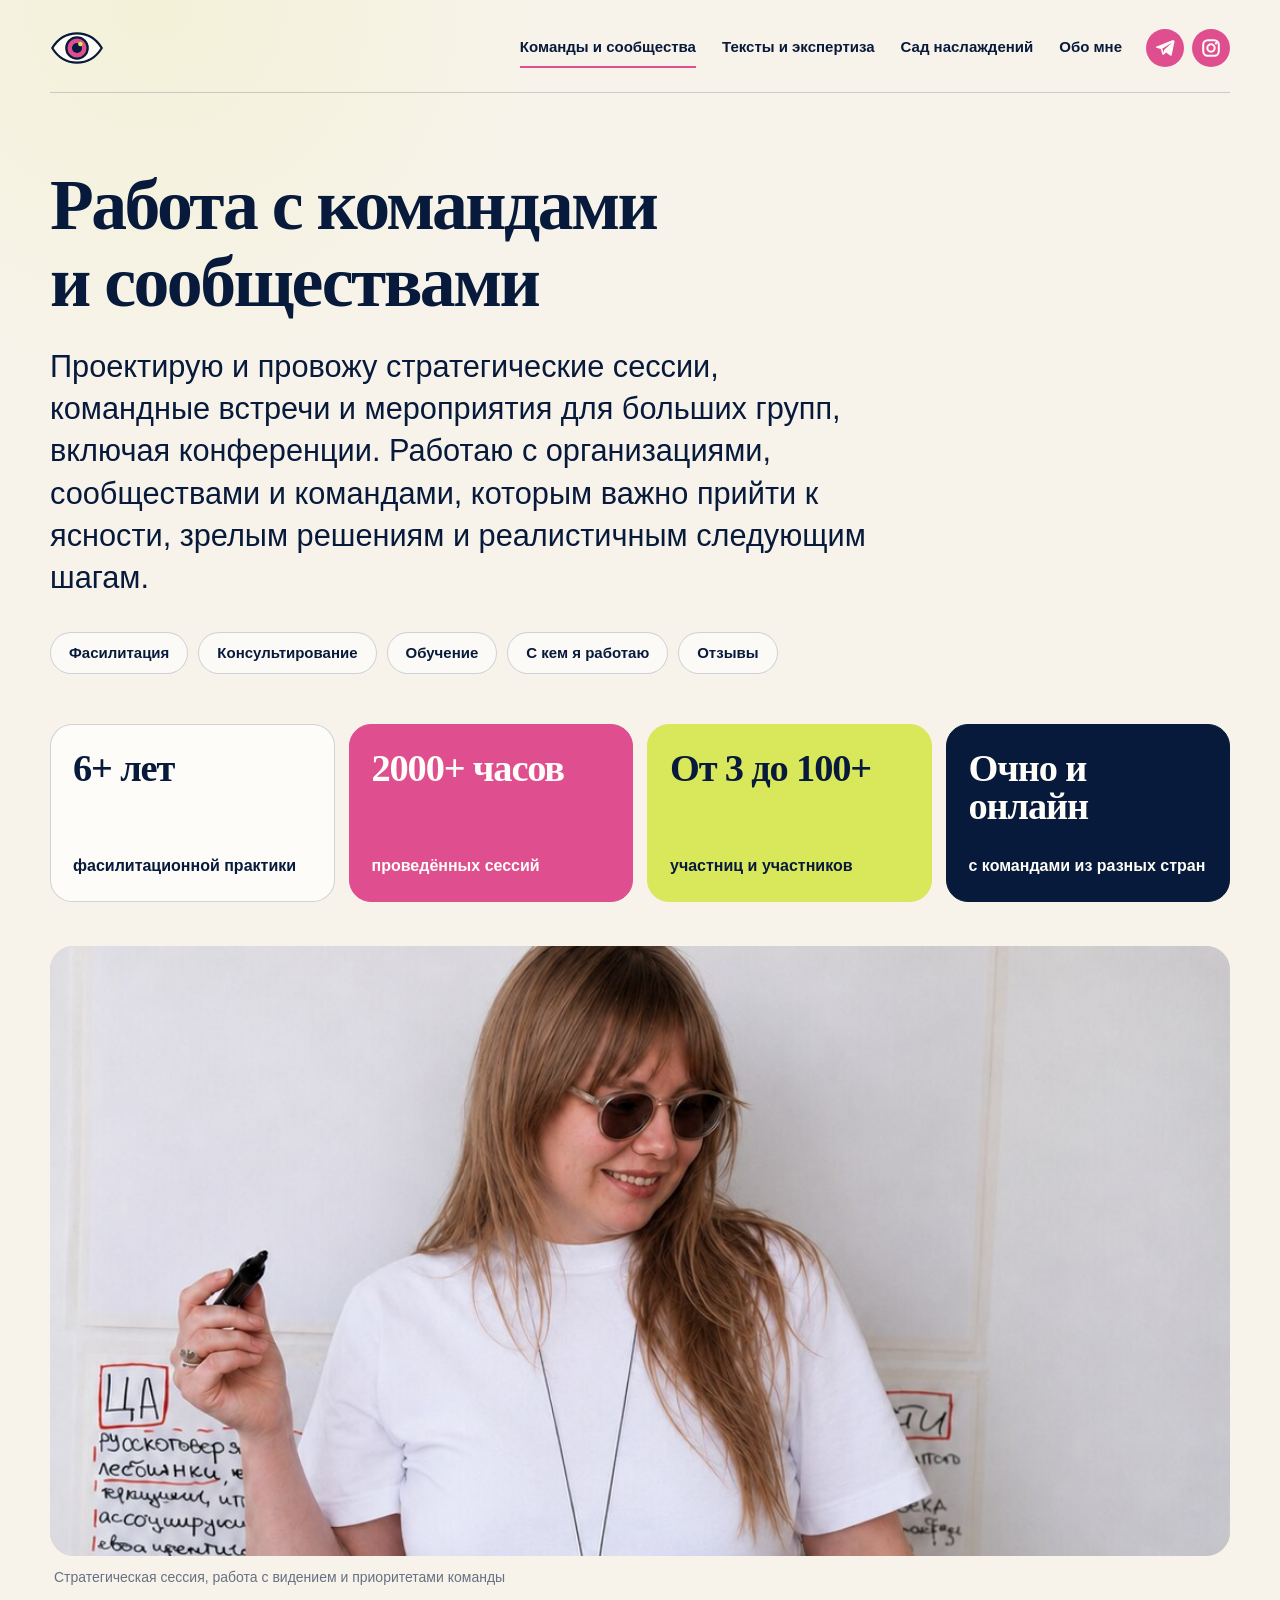
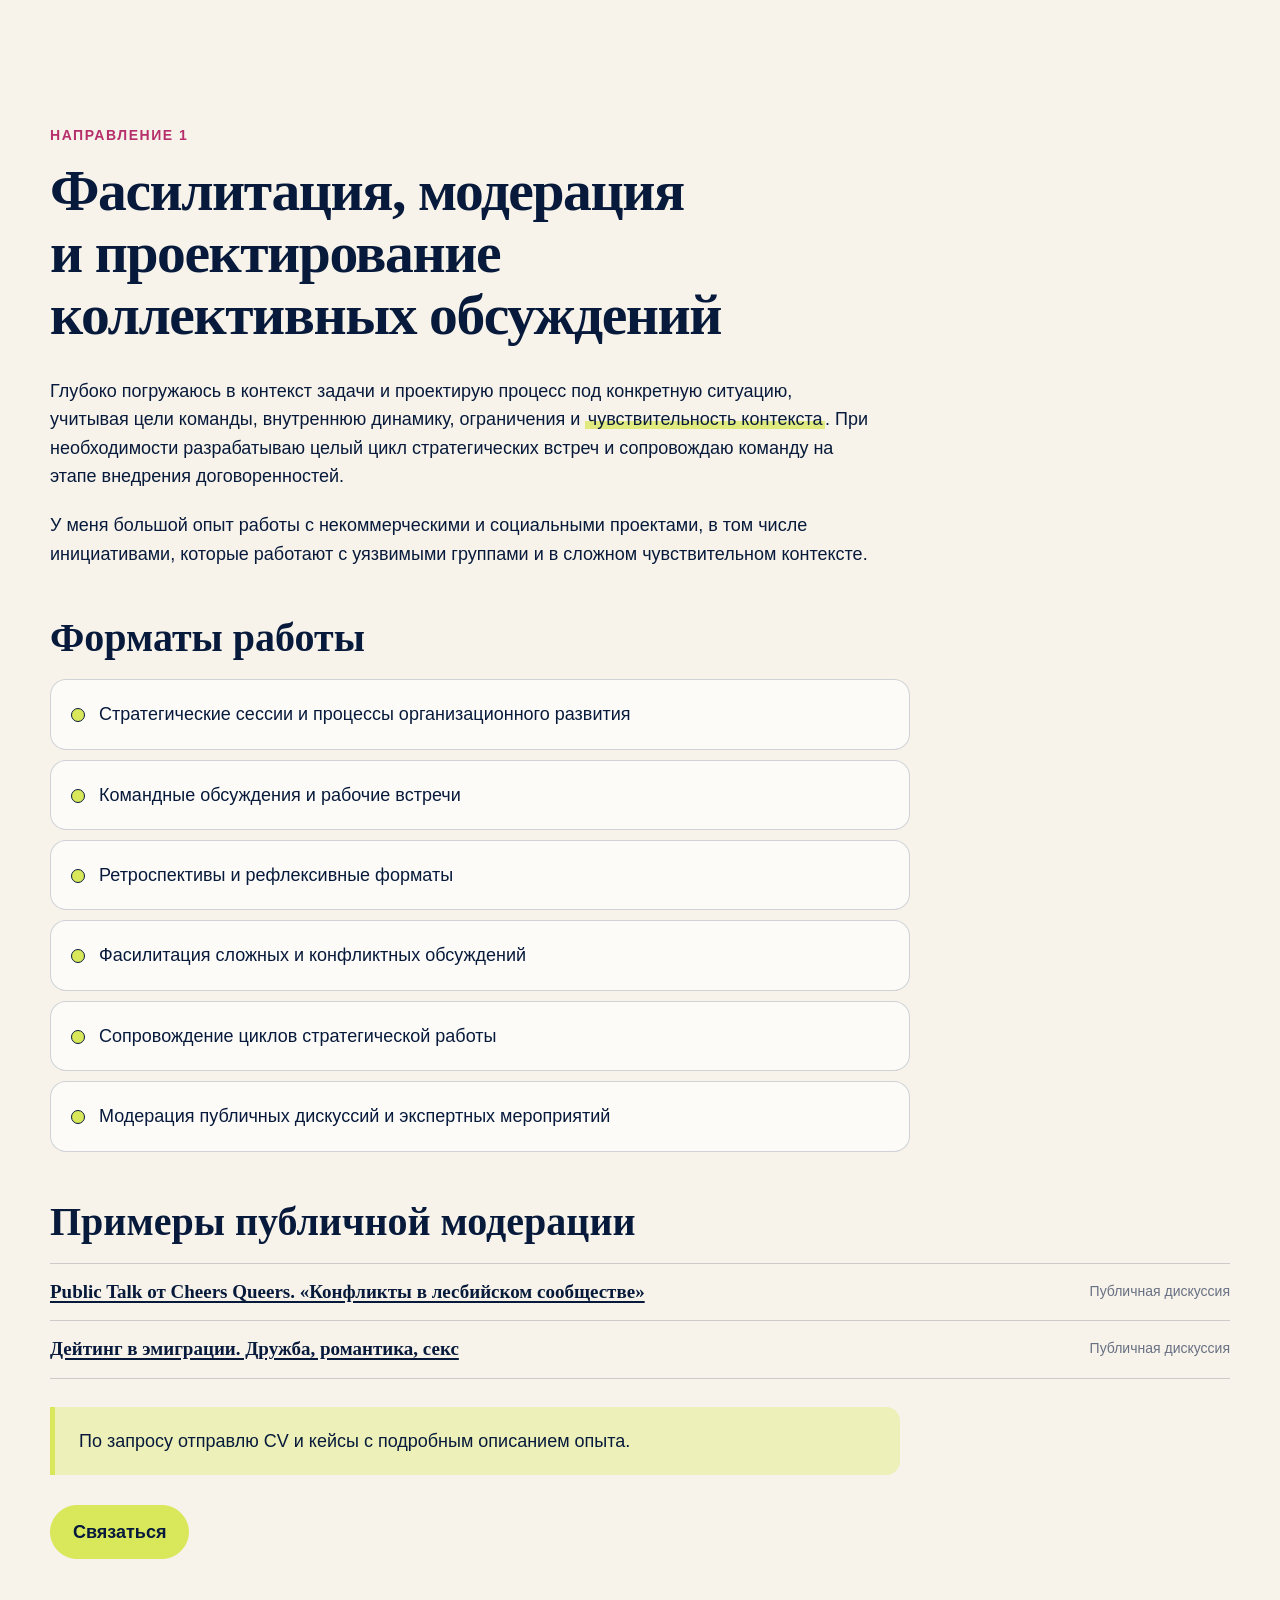
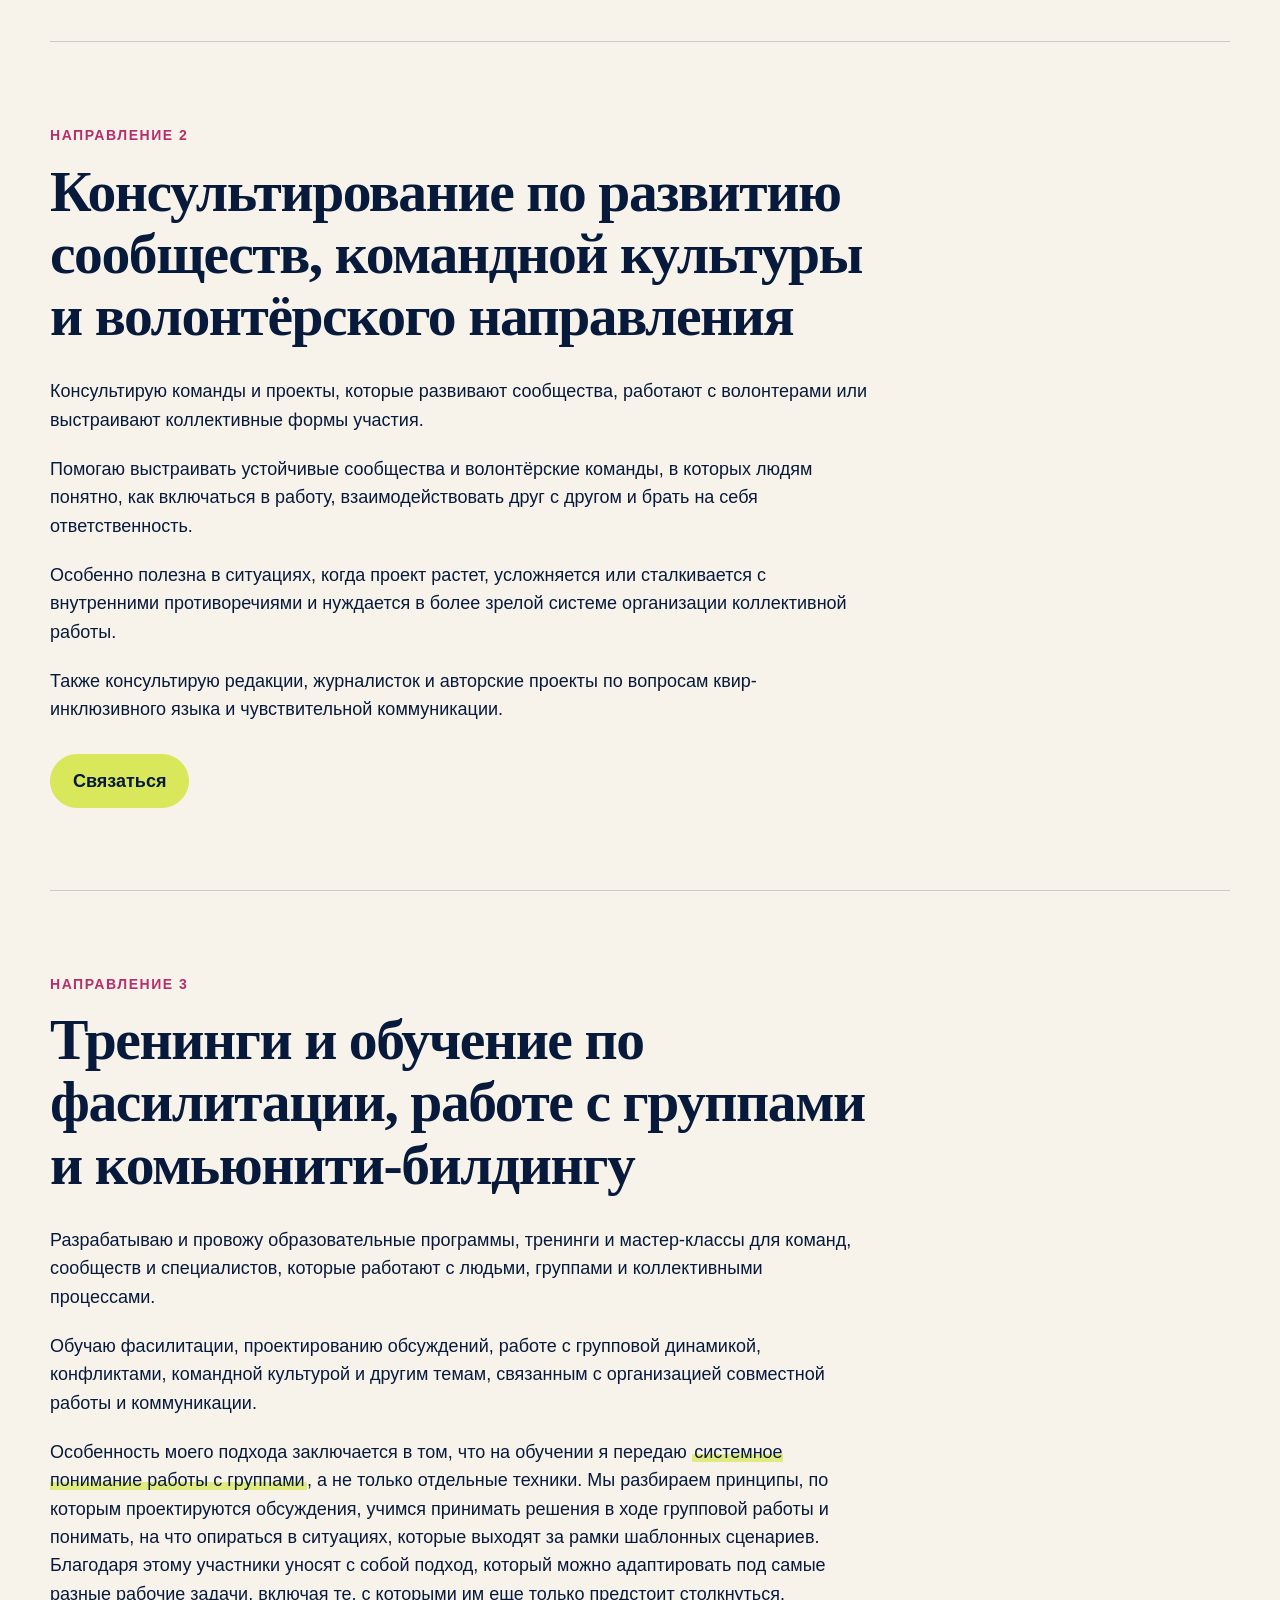
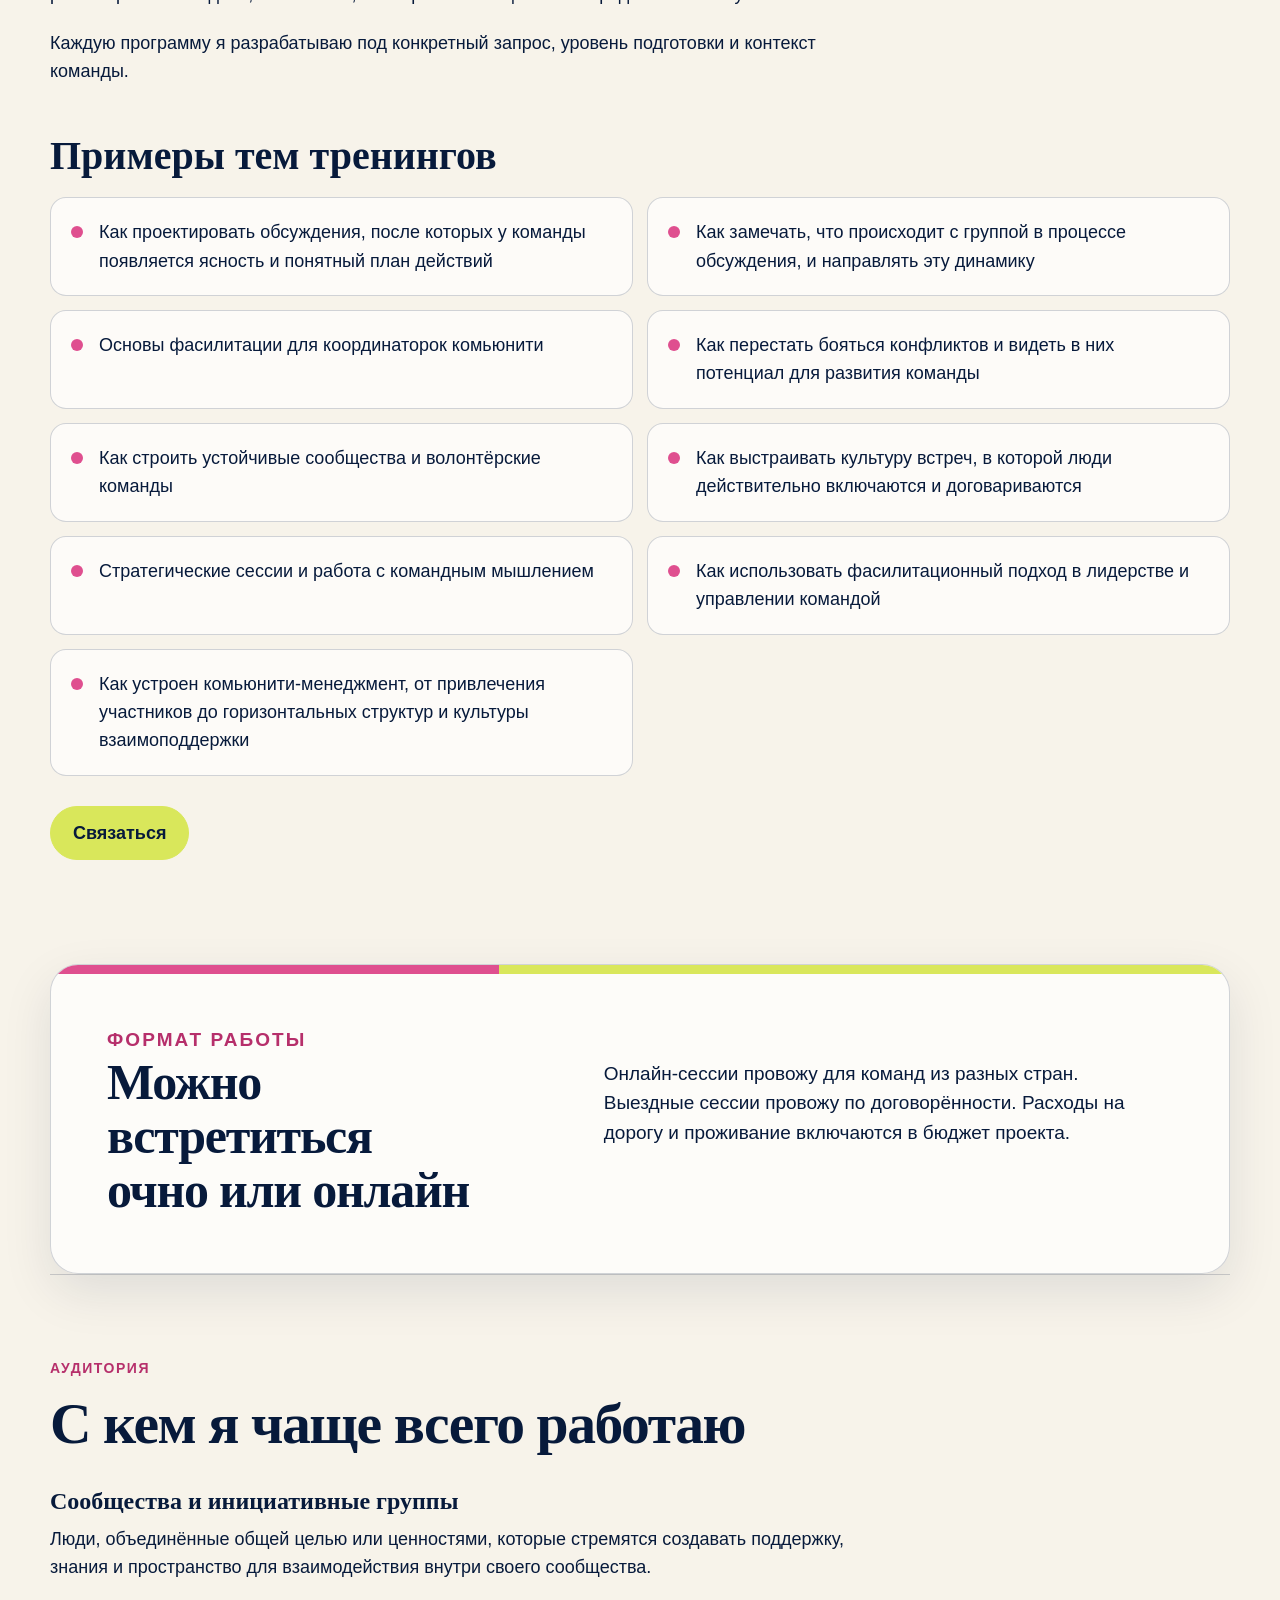
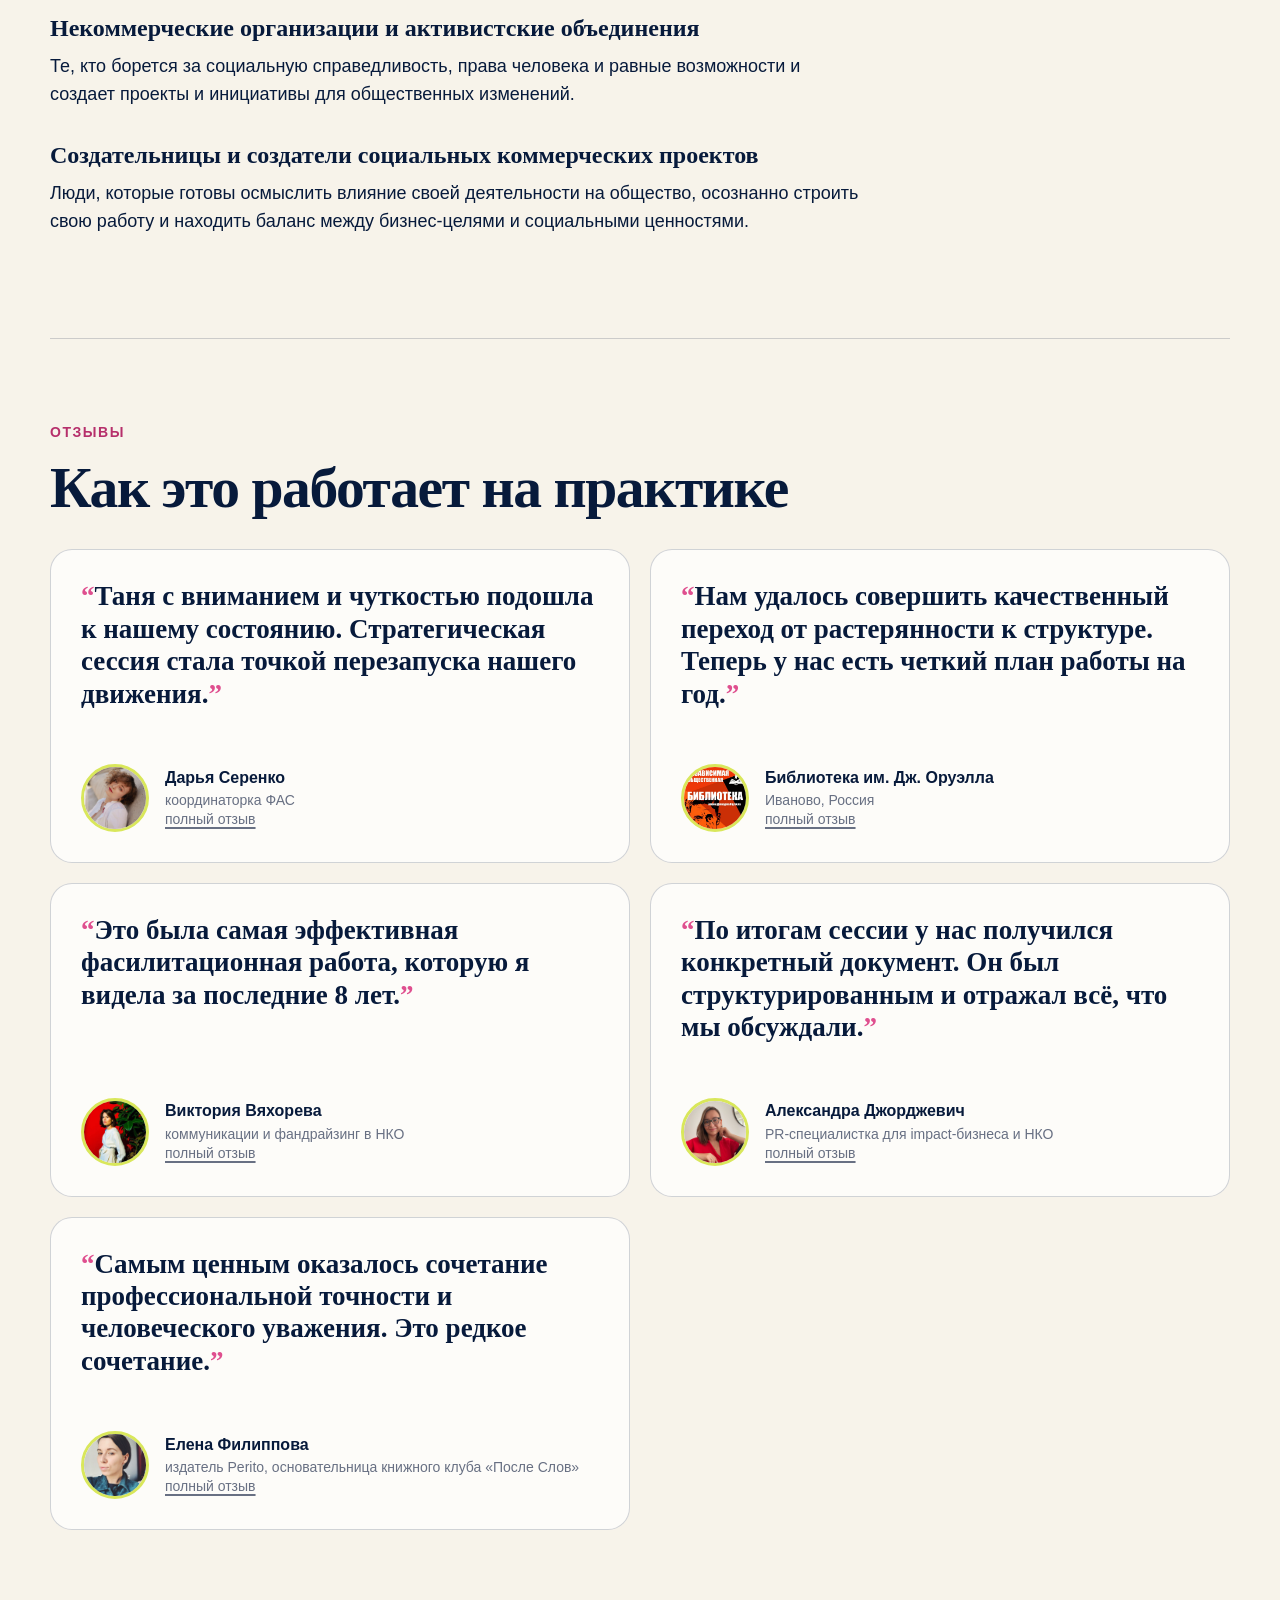
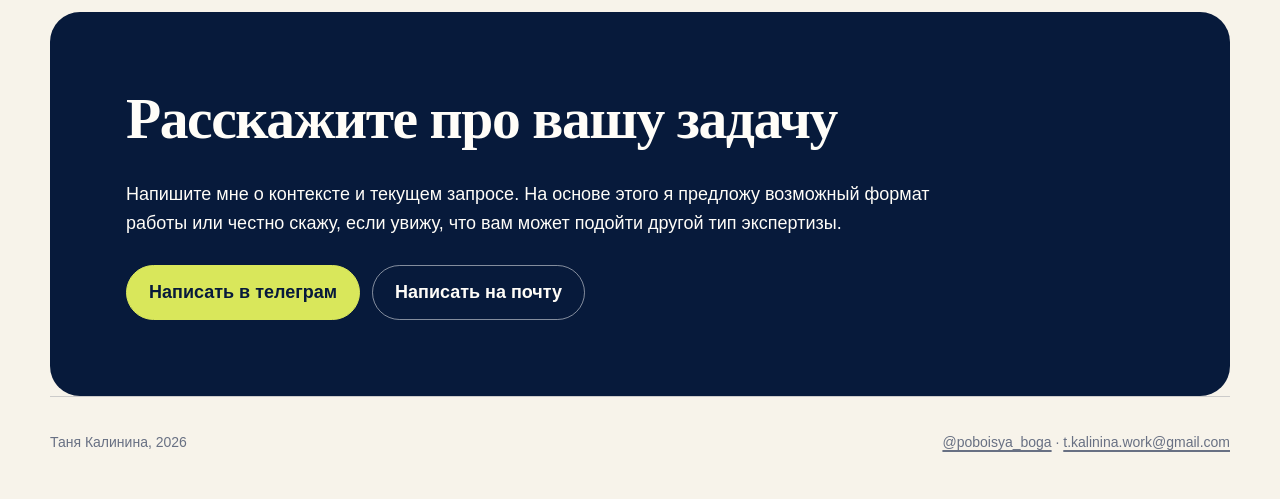
<file: teams.html>
<!doctype html>
<html lang="ru">
<head>
  <meta charset="utf-8">
  <meta name="robots" content="noindex">
  <link rel="canonical" href="https://poboisyaboga.com/teams/">
  <meta http-equiv="refresh" content="0; url=/teams/">
  <script>location.replace('/teams/' + location.hash);</script>
  <title>Переход на страницу о работе с командами</title>
</head>
<body><p><a href="/teams/">Перейти на страницу о работе с командами</a></p></body>
</html>
</file>
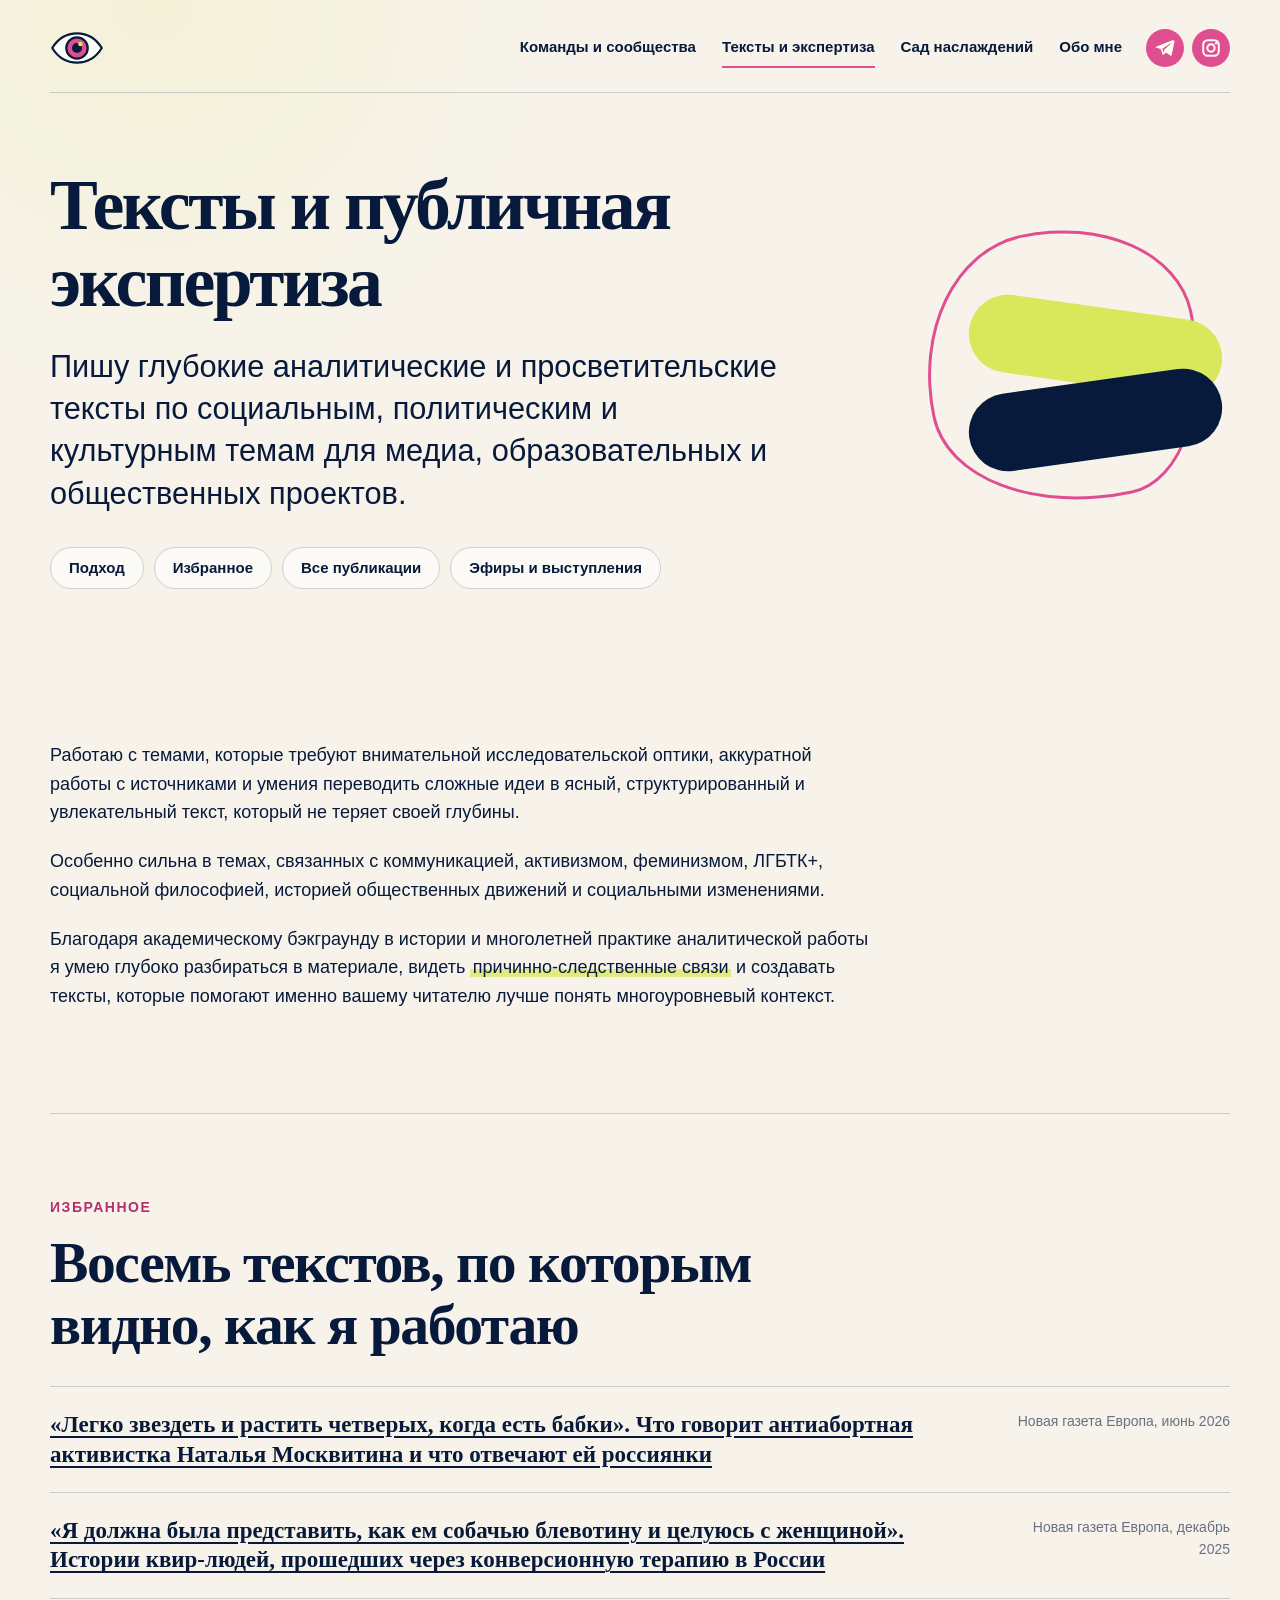
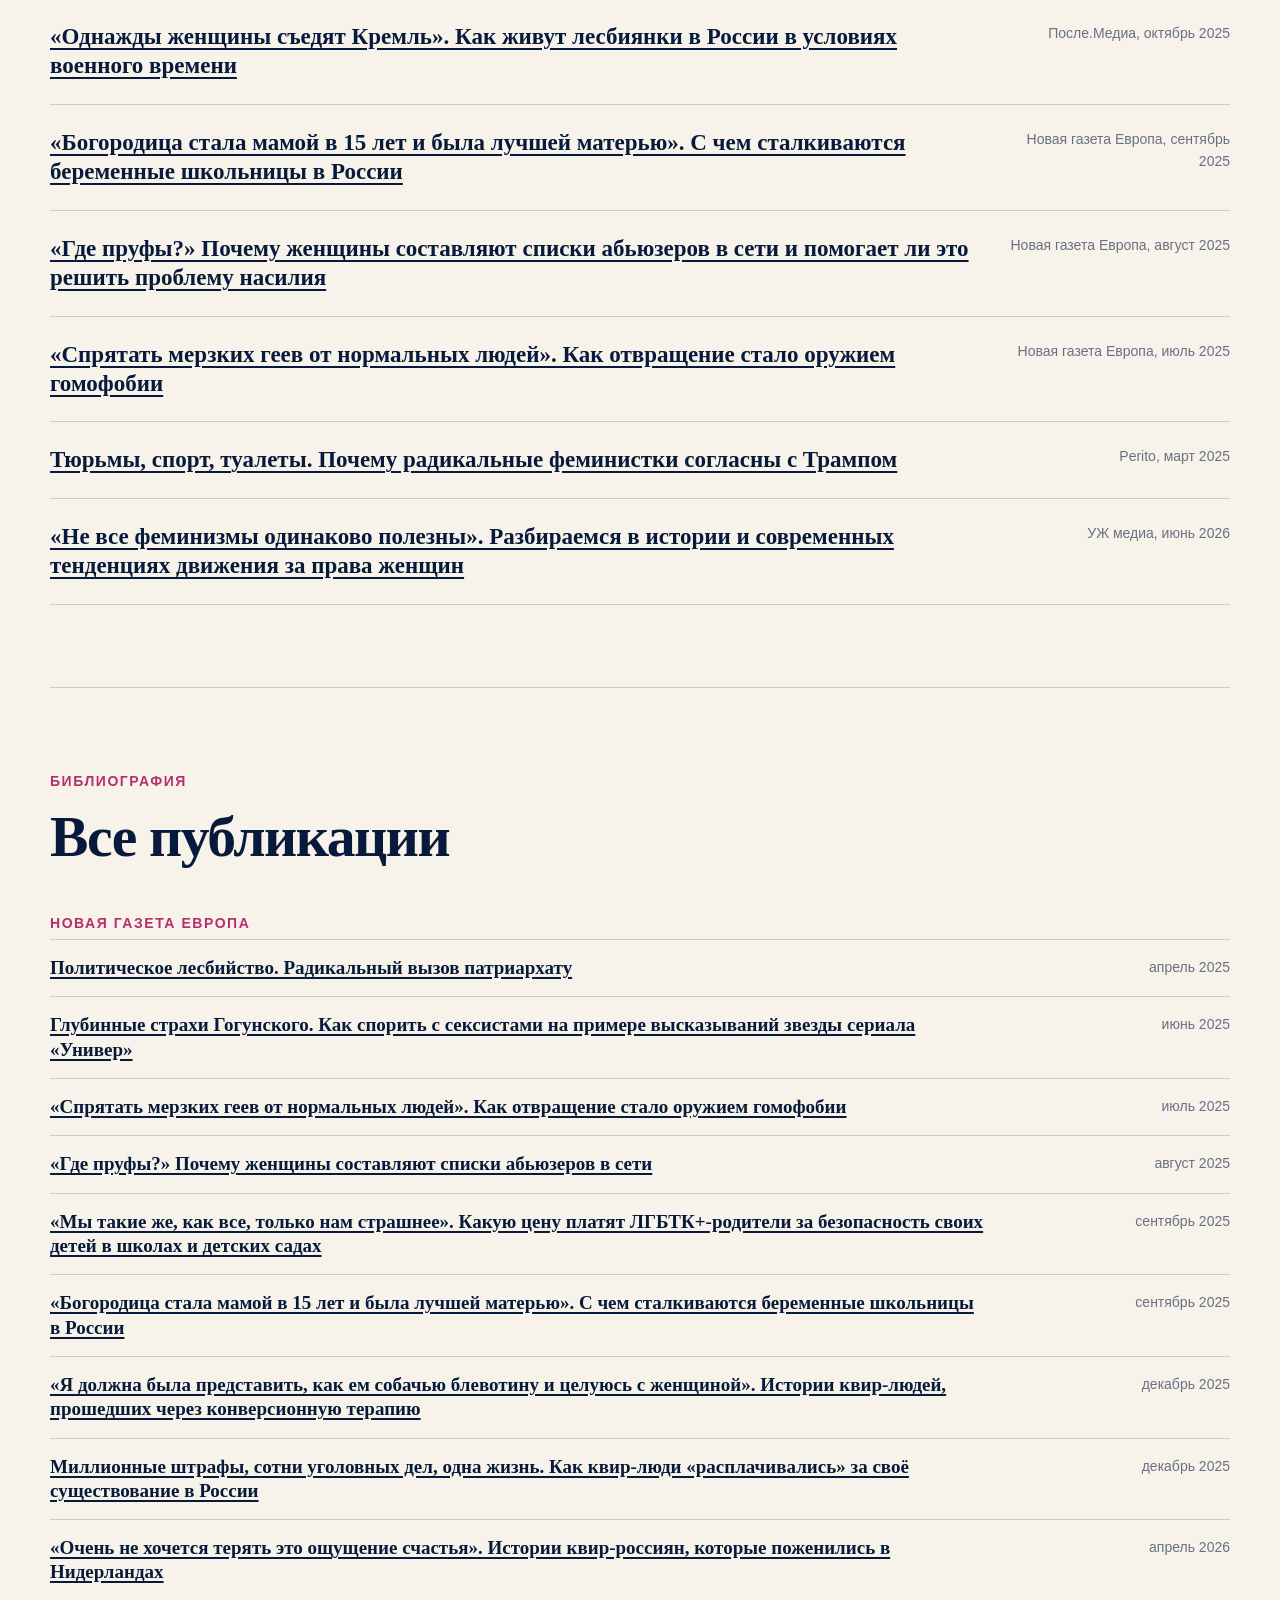
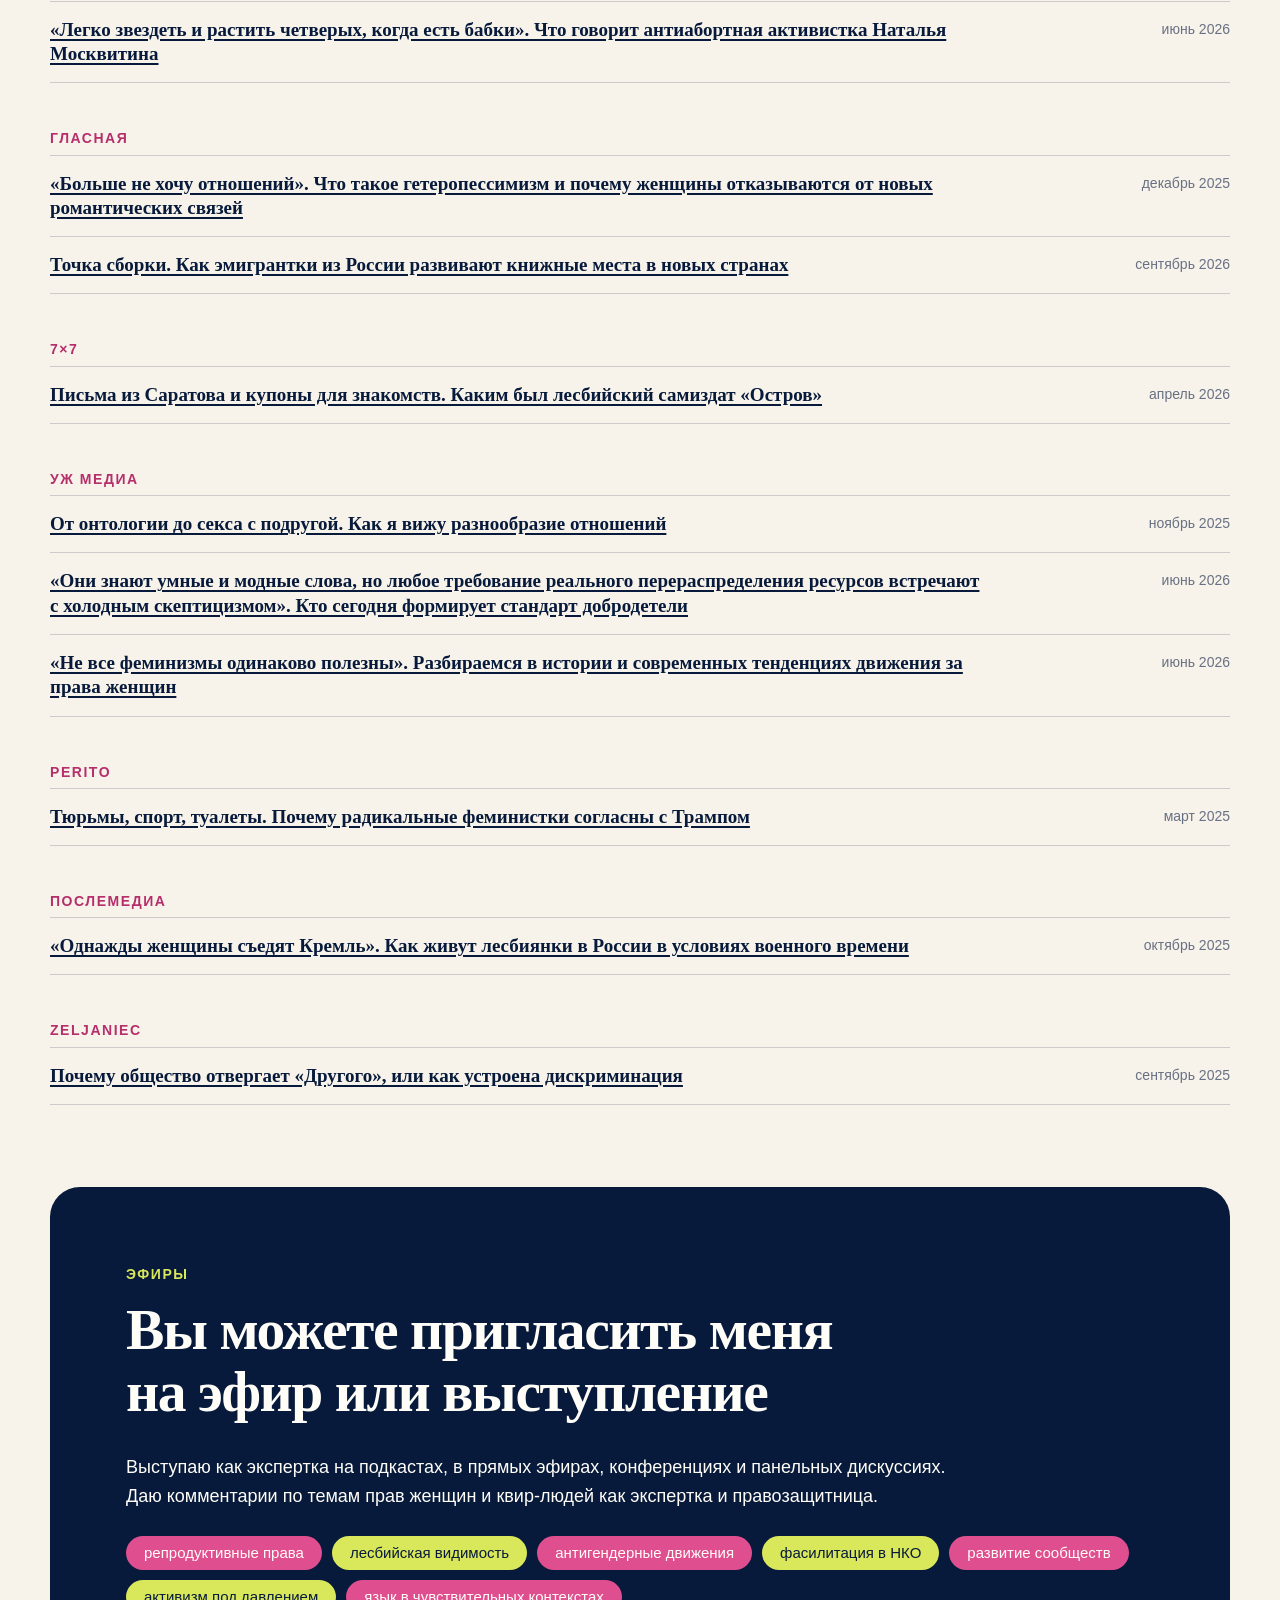
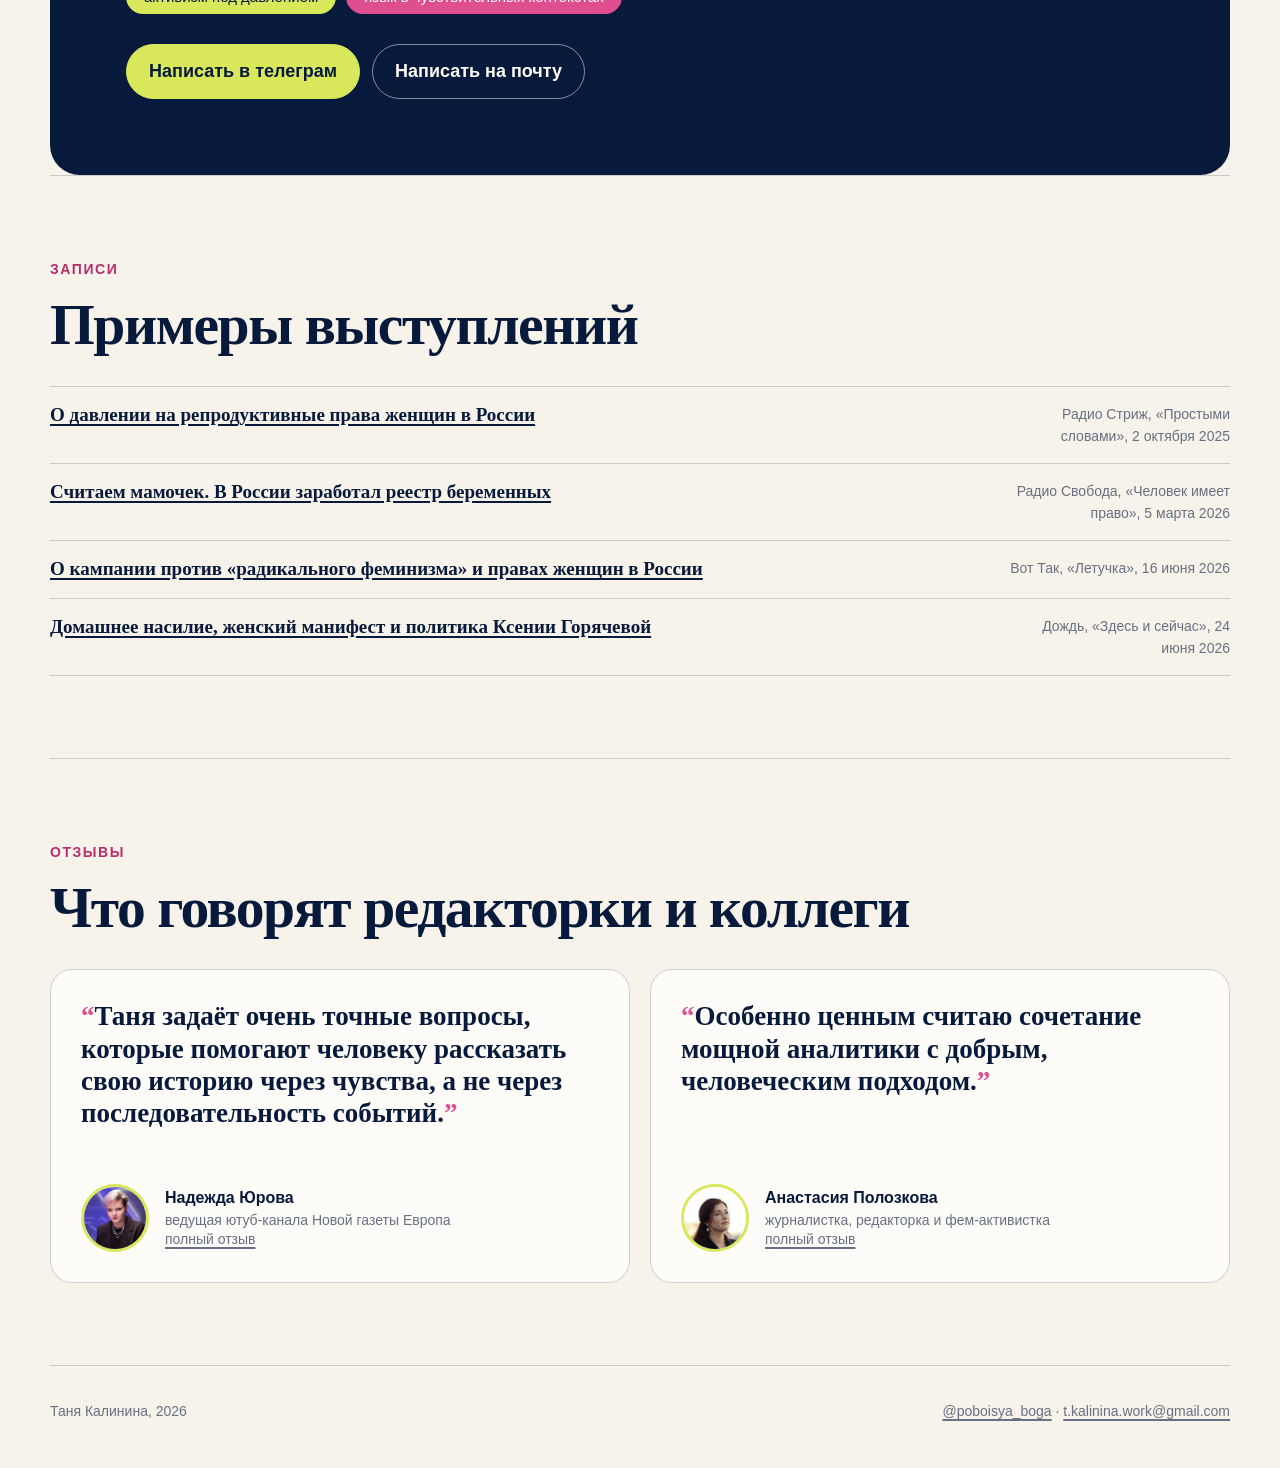
<file: texts.html>
<!doctype html>
<html lang="ru">
<head>
  <meta charset="utf-8">
  <meta name="robots" content="noindex">
  <link rel="canonical" href="https://poboisyaboga.com/texts/">
  <meta http-equiv="refresh" content="0; url=/texts/">
  <script>location.replace('/texts/' + location.hash);</script>
  <title>Переход на страницу с текстами</title>
</head>
<body><p><a href="/texts/">Перейти на страницу с текстами</a></p></body>
</html>
</file>
<file: styles.css>
:root {
  --ink: #071a3b;
  --paper: #f7f3ea;
  --white: #fffdf8;
  --pink: #df4f8f;
  --pink-dark: #b62f6b;
  --lime: #d9e75b;
  --muted: #687083;
  --line: rgba(7, 26, 59, 0.18);
  --shadow: 0 18px 50px rgba(7, 26, 59, 0.10);
  --serif: Georgia, "Times New Roman", serif;
  --sans: Inter, ui-sans-serif, -apple-system, BlinkMacSystemFont, "Segoe UI", sans-serif;
}

* { box-sizing: border-box; }

html {
  width: 100%;
  max-width: 100%;
  overflow-x: hidden;
  overflow-x: clip;
  scroll-behavior: smooth;
  background: var(--paper);
}

body {
  position: relative;
  width: 100%;
  min-width: 0;
  max-width: 100%;
  overflow-x: hidden;
  overflow-x: clip;
  margin: 0;
  color: var(--ink);
  background:
    radial-gradient(circle at 12% 0%, rgba(217, 231, 91, 0.13), transparent 24rem),
    var(--paper);
  font-family: var(--sans);
  font-size: 18px;
  line-height: 1.58;
  -webkit-font-smoothing: antialiased;
}

img { display: block; max-width: 100%; }

a {
  color: inherit;
  text-decoration-thickness: 1.5px;
  text-underline-offset: 0.18em;
}

a:hover { text-decoration-color: var(--pink); }

button, input, textarea, select { font: inherit; }

.wrap {
  width: min(1180px, calc(100% - 48px));
  max-width: 100%;
  margin: 0 auto;
}

main,
section,
header,
footer,
.topbar,
.hero,
.page-intro,
.page-intro-copy,
.doors,
.voices,
.practice-stats,
.work-format-copy,
.statement,
.talk,
.pubs,
.years,
.creed,
.card,
.review,
.voice,
.door {
  min-width: 0;
}

h1,
h2,
h3,
h4,
p,
li,
blockquote,
.who,
footer a,
.pubs a {
  overflow-wrap: break-word;
}

footer a,
.pubs a {
  overflow-wrap: anywhere;
}

.skip {
  position: fixed;
  z-index: 100;
  left: 16px;
  top: 12px;
  padding: 10px 14px;
  color: var(--ink);
  background: var(--lime);
  border-radius: 999px;
  transform: translateY(-160%);
}

.skip:focus { transform: none; }

.topbar {
  position: relative;
  z-index: 20;
  display: flex;
  align-items: center;
  justify-content: flex-start;
  gap: 16px;
  padding: 28px 0 24px;
  border-bottom: 1px solid var(--line);
}

.site-symbol {
  display: inline-flex;
  flex: 0 0 auto;
  width: 54px;
  height: 38px;
  align-items: center;
  justify-content: center;
  text-decoration: none;
  transition: transform 160ms ease;
}

.site-symbol img {
  width: 54px;
  height: auto;
}

.site-symbol:hover { transform: rotate(-3deg); }

.topnav { margin-left: auto; }

.header-socials {
  display: flex;
  flex: 0 0 auto;
  gap: 8px;
  margin-left: 8px;
}

.social-link {
  display: grid;
  width: 38px;
  height: 38px;
  place-items: center;
  border-radius: 50%;
  transition: transform 160ms ease;
}

.social-link:hover { transform: translateY(-2px); }
.social-link.telegram,
.social-link.instagram { background: var(--pink); }
.social-link img { width: 22px; height: 22px; }

.mark {
  font-family: var(--serif);
  font-size: 25px;
  font-weight: 700;
  text-decoration: none;
  white-space: nowrap;
}

.topnav {
  display: flex;
  align-items: center;
  justify-content: flex-end;
  gap: 10px 26px;
  flex-wrap: nowrap;
  font-size: 15px;
  font-weight: 650;
}

.topnav a {
  padding: 7px 0;
  text-decoration: none;
  border-bottom: 2px solid transparent;
}

.topnav a:hover,
.topnav a[aria-current="page"] { border-color: var(--pink); }

.menu-toggle { display: none; }

main { padding: 42px 0 0; }

section {
  padding: 82px 0;
  border-top: 1px solid var(--line);
}

main > section:first-of-type { border-top: 0; }

h1, h2, h3, h4, p { margin-top: 0; }

h1, h2, h3, h4 {
  color: var(--ink);
  font-family: var(--serif);
  line-height: 1.08;
  text-wrap: balance;
}

h1 { font-size: clamp(46px, 5.6vw, 72px); letter-spacing: -0.035em; }
h1.page { max-width: 850px; margin: 0 0 24px; }
h2 { max-width: 900px; margin-bottom: 30px; font-size: clamp(36px, 4.5vw, 58px); letter-spacing: -0.025em; }
h3 { margin: 48px 0 20px; font-size: clamp(28px, 3.2vw, 40px); }
h4 { margin-bottom: 10px; font-size: 24px; }

.lead,
.lede,
.prose {
  max-width: 820px;
}

.lead,
.lede {
  font-size: clamp(22px, 2.4vw, 31px);
  line-height: 1.38;
}

.page + .lead { margin-bottom: 32px; }

.page-intro {
  position: relative;
  display: grid;
  grid-template-columns: minmax(0, 1.35fr) minmax(270px, 0.65fr);
  gap: clamp(36px, 7vw, 96px);
  align-items: center;
  min-height: 510px;
  padding: 32px 0 70px;
}

.page-intro .anchors { margin-bottom: 0; }

.teams-intro {
  grid-template-columns: minmax(0, 920px);
  min-height: 0;
  padding-bottom: 50px;
}

.practice-stats {
  display: grid;
  grid-template-columns: repeat(4, minmax(0, 1fr));
  gap: 14px;
  margin: 0 0 44px;
}

.practice-stat {
  display: flex;
  flex-direction: column;
  justify-content: space-between;
  min-height: 178px;
  padding: 24px 22px;
  background: rgba(255, 255, 255, 0.72);
  border: 1px solid var(--line);
  border-radius: 22px;
}

.practice-stat:nth-child(2) {
  color: var(--white);
  background: var(--pink);
  border-color: var(--pink);
}

.practice-stat:nth-child(3) {
  background: var(--lime);
  border-color: var(--lime);
}

.practice-stat:nth-child(4) {
  color: var(--white);
  background: var(--ink);
  border-color: var(--ink);
}

.practice-stat strong {
  display: block;
  font-family: var(--serif);
  font-size: clamp(30px, 3vw, 42px);
  font-weight: 700;
  letter-spacing: -0.03em;
  line-height: 1;
}

.practice-stat span {
  display: block;
  margin-top: 24px;
  font-size: 16px;
  font-weight: 650;
  line-height: 1.3;
}

.work-format {
  position: relative;
  overflow: hidden;
  margin: 22px 0 0;
  padding: clamp(32px, 5vw, 56px);
  color: var(--ink);
  background: rgba(255, 255, 255, 0.72);
  border: 1px solid var(--line);
  border-radius: 28px;
  box-shadow: var(--shadow);
}

.work-format::before {
  content: "";
  position: absolute;
  inset: 0 0 auto;
  height: 9px;
  background: linear-gradient(90deg, var(--pink) 0 38%, var(--lime) 38% 100%);
}

.work-format > * {
  position: relative;
  z-index: 1;
}

.work-format .eyebrow { color: var(--pink-dark); }

.work-format-copy {
  display: grid;
  grid-template-columns: minmax(0, 0.85fr) minmax(0, 1.15fr);
  gap: clamp(28px, 6vw, 76px);
  align-items: start;
}

.work-format h2 {
  margin: 0;
  font-size: clamp(34px, 4vw, 50px);
}

.work-format p {
  max-width: 650px;
  margin: 4px 0 0;
  font-size: 19px;
  line-height: 1.55;
}

.section-actions {
  margin-top: 30px;
}

#contact {
  scroll-margin-top: 24px;
}

.about-intro {
  grid-template-columns: minmax(0, 1.15fr) minmax(300px, 0.85fr);
  align-items: stretch;
}

.about-intro .page-intro-copy { align-self: center; }

.about-portrait {
  position: relative;
  overflow: hidden;
  min-height: 510px;
  margin: 0;
  border-radius: 180px 180px 24px 24px;
  background: var(--pink);
  box-shadow: 20px 20px 0 rgba(217, 231, 91, 0.62);
}

.about-portrait::after {
  content: "";
  position: absolute;
  right: 22px;
  bottom: 22px;
  width: 72px;
  height: 72px;
  border: 2px solid var(--lime);
  border-radius: 50%;
  box-shadow: -18px -18px 0 rgba(223, 79, 143, 0.72);
}

.about-portrait img { width: 100%; height: 100%; object-fit: cover; object-position: center 28%; }

.motif-art {
  position: relative;
  width: min(100%, 360px);
  aspect-ratio: 1;
  justify-self: end;
}

.motif-art span { position: absolute; display: block; }

.motif-balance span:nth-child(1) {
  inset: 6% 12% 24% 8%;
  border: 3px solid var(--ink);
  border-radius: 50%;
}

.motif-balance span:nth-child(2) {
  right: 0;
  bottom: 8%;
  width: 58%;
  height: 58%;
  border-radius: 50%;
  background: var(--pink);
  mix-blend-mode: multiply;
}

.motif-balance span:nth-child(3) {
  left: 2%;
  bottom: 2%;
  width: 42%;
  height: 42%;
  border-radius: 48% 52% 67% 33% / 43% 38% 62% 57%;
  background: var(--lime);
  transform: rotate(22deg);
}

.motif-words span:nth-child(1) {
  inset: 8% 8% 14% 14%;
  border: 3px solid var(--pink);
  border-radius: 45% 55% 35% 65% / 58% 40% 60% 42%;
  transform: rotate(-12deg);
}

.motif-words span:nth-child(2),
.motif-words span:nth-child(3) {
  right: 2%;
  width: 72%;
  height: 22%;
  border-radius: 999px;
}

.motif-words span:nth-child(2) { top: 30%; background: var(--lime); transform: rotate(8deg); }
.motif-words span:nth-child(3) { top: 51%; background: var(--ink); transform: rotate(-8deg); }

.eyebrow,
.srcname {
  margin-bottom: 14px;
  color: var(--pink-dark);
  font-size: 14px;
  font-weight: 800;
  letter-spacing: 0.11em;
  text-transform: uppercase;
}

.anchors {
  display: flex;
  flex-wrap: wrap;
  gap: 10px;
  margin: 0 0 58px;
}

.anchors a,
.pill {
  display: inline-flex;
  align-items: center;
  min-height: 42px;
  padding: 8px 18px;
  border-radius: 999px;
  text-decoration: none;
}

.anchors a {
  color: var(--ink);
  background: rgba(255, 255, 255, 0.58);
  border: 1px solid var(--line);
  font-size: 15px;
  font-weight: 700;
}

.anchors a:hover { background: var(--lime); }

.night {
  color: var(--white);
  background: var(--ink);
  border: 0;
  border-radius: 30px;
  padding: clamp(38px, 6vw, 76px);
}

.night h1,
.night h2,
.night h3,
.night h4 { color: var(--white); }

.hero {
  display: grid;
  grid-template-columns: minmax(0, 1.1fr) minmax(310px, 0.9fr);
  align-items: stretch;
  gap: clamp(32px, 5vw, 72px);
  margin-bottom: 24px;
}

.hero h1 {
  max-width: 720px;
  margin: 28px 0 24px;
  font-size: clamp(42px, 4.3vw, 56px);
}

.hero .lede {
  color: #cbd2e0;
  font-size: clamp(20px, 2vw, 26px);
}
.hero .second { max-width: 710px; margin-top: 28px; font-size: 20px; color: var(--lime); }

.pills { display: flex; flex-wrap: wrap; gap: 10px; }

.pill {
  min-height: 0;
  color: var(--white);
  background: var(--pink);
  font-size: 15px;
  line-height: 1.2;
}

.pill.alt { color: var(--ink); background: var(--lime); }

.duplex {
  overflow: hidden;
  min-height: 500px;
  border-radius: 22px;
  background: linear-gradient(145deg, var(--pink), #85235b);
}

.duplex img { width: 100%; height: 100%; object-fit: cover; }

.doors,
.voices {
  display: grid;
  grid-template-columns: repeat(2, minmax(0, 1fr));
  gap: 20px;
}

.door,
.voice,
.card,
.review {
  background: rgba(255, 255, 255, 0.72);
  border: 1px solid var(--line);
  border-radius: 22px;
}

.door {
  display: flex;
  flex-direction: column;
  justify-content: space-between;
  min-height: 330px;
  padding: 32px;
  text-decoration: none;
  transition: transform 160ms ease, box-shadow 160ms ease, background 160ms ease;
}

.door:hover {
  background: var(--white);
  box-shadow: var(--shadow);
  transform: translateY(-4px);
}

.door h3 { margin: 0 0 18px; }
.door p { color: #41495a; }
.go { color: var(--pink-dark); font-weight: 800; }
.go::after { content: " →"; }

.inline-cta {
  max-width: 850px;
  margin: 28px 0 0;
  padding: 20px 24px;
  background: rgba(217, 231, 91, 0.35);
  border-left: 5px solid var(--lime);
  border-radius: 0 14px 14px 0;
}

.grid { position: relative; }

.decorated {
  position: relative;
  isolation: isolate;
  overflow: hidden;
  min-height: 500px;
}

.decorated > * { position: relative; z-index: 1; }
.decorated > h2 { max-width: 760px; }
.decorated > .prose { max-width: min(760px, 70%); }

.decorated::before,
.decorated::after {
  content: "";
  position: absolute;
  z-index: 0;
  pointer-events: none;
}

.motif-orbit::before {
  right: 4%;
  top: 120px;
  width: 230px;
  height: 230px;
  border: 3px solid var(--pink);
  border-radius: 50%;
  box-shadow: 0 0 0 34px rgba(217, 231, 91, 0.62), 0 0 0 37px var(--ink);
}

.motif-orbit::after {
  right: 2%;
  top: 82px;
  width: 250px;
  height: 330px;
  border: 2px solid rgba(7, 26, 59, 0.72);
  border-radius: 50%;
  transform: rotate(48deg);
}

.motif-blob::before {
  right: 2%;
  top: 112px;
  width: 300px;
  height: 260px;
  border-radius: 62% 38% 67% 33% / 42% 58% 42% 58%;
  background: var(--pink);
  opacity: 0.86;
  transform: rotate(16deg);
}

.motif-blob::after {
  right: 10%;
  top: 180px;
  width: 175px;
  height: 175px;
  border: 3px solid var(--ink);
  border-radius: 44% 56% 38% 62% / 63% 35% 65% 37%;
  background: var(--lime);
  transform: rotate(-24deg);
}

.motif-thread::before {
  right: 5%;
  top: 100px;
  width: 280px;
  height: 300px;
  border: 3px solid var(--ink);
  border-radius: 50% 42% 58% 44%;
  transform: rotate(35deg);
}

.motif-thread::after {
  right: 7%;
  top: 142px;
  width: 210px;
  height: 210px;
  border: 24px solid var(--lime);
  border-right-color: var(--pink);
  border-radius: 50%;
  transform: rotate(-28deg);
}

.statement {
  display: grid;
  grid-template-columns: minmax(0, 0.95fr) minmax(0, 1.05fr);
  gap: 18px clamp(38px, 7vw, 90px);
  align-items: start;
  min-height: 0;
}

.statement .eyebrow { grid-column: 1 / -1; }

.statement h2 {
  max-width: none;
  margin: 0;
  font-size: clamp(34px, 3.7vw, 48px);
}

.statement .lead {
  max-width: 620px;
  margin: 2px 0 0;
  font-size: clamp(19px, 2vw, 25px);
  line-height: 1.48;
}

.talk,
.plain,
.pubs,
.years,
.creed {
  padding: 0;
  margin: 0;
  list-style: none;
}

.talk {
  display: grid;
  grid-template-columns: repeat(2, minmax(0, 1fr));
  gap: 14px;
}

.talk li,
.plain li {
  position: relative;
  padding: 20px 22px 20px 48px;
  background: rgba(255, 255, 255, 0.68);
  border: 1px solid var(--line);
  border-radius: 16px;
}

.talk li::before,
.plain li::before {
  content: "";
  position: absolute;
  left: 20px;
  top: 28px;
  width: 12px;
  height: 12px;
  border-radius: 50%;
  background: var(--pink);
}

.plain { display: grid; gap: 10px; max-width: 860px; }
.plain li::before { background: var(--lime); border: 1px solid var(--ink); }

.mk {
  padding: 0 0.14em;
  background: linear-gradient(transparent 58%, rgba(217, 231, 91, 0.75) 58%);
}

.prose p { margin-bottom: 1.15em; }
.prose h4 { margin-top: 34px; }

.band {
  overflow: hidden;
  height: min(68vw, 610px);
  margin-top: 22px;
  border-radius: 24px;
  background: linear-gradient(135deg, rgba(223, 79, 143, 0.38), rgba(217, 231, 91, 0.58));
}

.band img { width: 100%; height: 100%; object-fit: cover; object-position: center 42%; }

.caption {
  margin: 10px 4px 54px;
  color: var(--muted);
  font-size: 14px;
}

.pubs { border-top: 1px solid var(--line); }

.pubs li {
  display: grid;
  grid-template-columns: minmax(0, 1fr) minmax(140px, 220px);
  gap: 26px;
  align-items: start;
  padding: 23px 0;
  border-bottom: 1px solid var(--line);
}

.pubs a { font-family: var(--serif); font-size: 23px; font-weight: 700; line-height: 1.28; }
.pubs .meta { color: var(--muted); font-size: 14px; text-align: right; }
.pubs.compact li { padding: 16px 0; }
.pubs.compact a { font-size: 19px; }
.srcname { margin: 44px 0 5px; }

.slider { max-width: 920px; }
.slide { display: none; }
.slide.on { display: block; }

.card { padding: clamp(28px, 5vw, 54px); box-shadow: var(--shadow); }

blockquote {
  margin: 0 0 30px;
  font-family: var(--serif);
  font-size: clamp(26px, 3.4vw, 40px);
  font-weight: 700;
  line-height: 1.2;
  quotes: "“" "”";
}

blockquote::before { content: open-quote; color: var(--pink); }
blockquote::after { content: close-quote; color: var(--pink); }

.said {
  display: flex;
  align-items: center;
  gap: 16px;
  margin-top: 24px;
}

.said img {
  flex: 0 0 auto;
  width: 68px;
  height: 68px;
  object-fit: cover;
  border-radius: 50%;
  border: 3px solid var(--lime);
}

.who { margin: 0; color: var(--muted); font-size: 14px; line-height: 1.35; }
.who b { display: block; margin-bottom: 3px; color: var(--ink); font-size: 16px; }

.toggle,
.arrow,
.dot {
  border: 0;
  cursor: pointer;
}

.toggle {
  margin-top: 24px;
  padding: 0;
  color: var(--pink-dark);
  background: transparent;
  font-weight: 800;
  text-decoration: underline;
  text-underline-offset: 0.2em;
}

.more { display: none; margin-top: 24px; padding-top: 20px; border-top: 1px solid var(--line); }
.card.open .more { display: block; }

.rail {
  display: flex;
  align-items: center;
  gap: 10px;
  margin-top: 20px;
}

.arrow {
  display: grid;
  width: 44px;
  height: 44px;
  place-items: center;
  color: var(--ink);
  background: var(--lime);
  border-radius: 50%;
  font-weight: 800;
}

.dots { display: flex; flex-wrap: wrap; gap: 6px; margin-left: 6px; }
.dot { width: 9px; height: 9px; padding: 0; background: rgba(7, 26, 59, 0.23); border-radius: 50%; }
.dot[aria-selected="true"] { background: var(--pink); }
.count { margin-left: auto; color: var(--muted); font-size: 14px; }

.voices { margin-top: 28px; }
.voice { display: flex; flex-direction: column; justify-content: space-between; padding: 30px; }
.voice blockquote { font-size: 27px; }

.review {
  max-width: 940px;
  margin-bottom: 22px;
  padding: clamp(26px, 4vw, 42px);
}

.review .said { margin: 0 0 28px; }
.review > p { max-width: 830px; }

.creed {
  display: grid;
  grid-template-columns: repeat(2, minmax(0, 1fr));
  gap: 18px;
  counter-reset: creed;
}

.creed li {
  min-height: 260px;
  padding: 28px;
  background: rgba(255, 255, 255, 0.7);
  border: 1px solid var(--line);
  border-radius: 20px;
  counter-increment: creed;
}

.creed li::before {
  content: counter(creed, decimal-leading-zero);
  display: block;
  margin-bottom: 34px;
  color: var(--pink);
  font-size: 13px;
  font-weight: 900;
  letter-spacing: 0.1em;
}

.creed p { margin-bottom: 0; }

.years li {
  display: grid;
  grid-template-columns: 180px minmax(0, 1fr);
  gap: 30px;
  padding: 28px 0;
  border-top: 1px solid var(--line);
}

.years li:last-child { border-bottom: 1px solid var(--line); }
.when { color: var(--pink-dark); font-size: 14px; font-weight: 800; text-transform: uppercase; }
.years p { max-width: 750px; margin-bottom: 0; }

.years h4 a {
  text-decoration-color: var(--pink);
  text-decoration-thickness: 2px;
}

.years h4 a:hover { color: var(--pink-dark); }

.cta-row { display: flex; flex-wrap: wrap; gap: 12px; margin-top: 28px; }

.btn {
  display: inline-flex;
  align-items: center;
  justify-content: center;
  min-height: 50px;
  padding: 12px 22px;
  color: var(--ink);
  background: var(--lime);
  border: 1px solid var(--lime);
  border-radius: 999px;
  font-weight: 800;
  text-decoration: none;
}

.btn:hover { background: var(--white); border-color: var(--white); }
.btn.ghost { color: var(--white); background: transparent; border-color: rgba(255, 255, 255, 0.5); }
.btn.ghost:hover { color: var(--ink); background: var(--white); }

footer {
  display: flex;
  justify-content: space-between;
  gap: 24px;
  padding: 34px 0 46px;
  color: var(--muted);
  font-size: 14px;
  border-top: 1px solid var(--line);
}

footer span:last-child { text-align: right; }

@media (max-width: 1100px) {
  .topbar { gap: 12px; }
  .topnav { gap: 10px 16px; font-size: 14px; }
  .header-socials { gap: 6px; margin-left: 2px; }
}

@media (max-width: 820px) {
  .topbar { align-items: center; gap: 10px; }
  .menu-toggle {
    display: inline-flex;
    flex: 0 0 auto;
    align-items: center;
    gap: 10px;
    min-height: 42px;
    padding: 8px 13px;
    color: var(--ink);
    background: var(--lime);
    border: 1px solid var(--ink);
    border-radius: 999px;
    cursor: pointer;
    font-size: 13px;
    font-weight: 800;
  }
  .menu-lines { display: grid; gap: 5px; width: 18px; }
  .menu-lines i { display: block; width: 18px; height: 2px; background: currentColor; transition: transform 160ms ease; }
  .menu-toggle[aria-expanded="true"] .menu-lines i:first-child { transform: translateY(3.5px) rotate(45deg); }
  .menu-toggle[aria-expanded="true"] .menu-lines i:last-child { transform: translateY(-3.5px) rotate(-45deg); }
  .topnav {
    position: absolute;
    top: calc(100% + 10px);
    left: 0;
    right: 0;
    display: grid;
    gap: 0;
    padding: 10px;
    text-align: left;
    background: var(--ink);
    border-radius: 18px;
    box-shadow: var(--shadow);
    opacity: 0;
    visibility: hidden;
    transform: translateY(-8px);
    transition: opacity 160ms ease, transform 160ms ease, visibility 160ms ease;
    margin-left: 0;
  }
  .header-socials { margin-left: auto; }
  .menu-open .topnav { opacity: 1; visibility: visible; transform: none; }
  .topnav a { padding: 13px 14px; color: var(--white); border: 0; border-radius: 11px; }
  .topnav a:hover, .topnav a[aria-current="page"] { color: var(--ink); background: var(--lime); }
}

@media (max-width: 860px) {
  .hero { grid-template-columns: 1fr; }
  .duplex { min-height: 460px; }
  .page-intro { grid-template-columns: 1fr; min-height: 0; padding-bottom: 56px; }
  .motif-art { width: 230px; position: absolute; right: 0; bottom: 32px; opacity: 0.18; }
  .about-intro { grid-template-columns: minmax(0, 1.05fr) minmax(250px, 0.7fr); }
  .about-portrait { min-height: 440px; }
  .doors, .voices, .creed, .talk { grid-template-columns: 1fr; }
  .door { min-height: 270px; }
  .practice-stats { grid-template-columns: repeat(2, minmax(0, 1fr)); }
  .work-format-copy { grid-template-columns: 1fr; gap: 16px; }
  .statement { grid-template-columns: 1fr; gap: 24px; }
  .pubs li { grid-template-columns: 1fr; gap: 8px; }
  .pubs .meta { text-align: left; }
}

@media (max-width: 640px) {
  body { font-size: 16px; }
  .wrap { width: min(100% - 28px, 1180px); }
  .topbar { align-items: center; gap: 10px; padding: 18px 0; }
  .site-symbol { width: 46px; height: 34px; }
  .site-symbol img { width: 46px; }
  .header-socials { gap: 6px; }
  .social-link { width: 34px; height: 34px; }
  .social-link img { width: 19px; height: 19px; }
  .mark { font-size: 22px; }
  .menu-toggle {
    display: inline-flex;
    flex: 0 0 auto;
    align-items: center;
    gap: 10px;
    min-height: 42px;
    padding: 8px 13px;
    color: var(--ink);
    background: var(--lime);
    border: 1px solid var(--ink);
    border-radius: 999px;
    cursor: pointer;
    font-size: 13px;
    font-weight: 800;
  }
  .menu-lines { display: grid; gap: 5px; width: 18px; }
  .menu-lines i { display: block; width: 18px; height: 2px; background: currentColor; transition: transform 160ms ease; }
  .menu-toggle[aria-expanded="true"] .menu-lines i:first-child { transform: translateY(3.5px) rotate(45deg); }
  .menu-toggle[aria-expanded="true"] .menu-lines i:last-child { transform: translateY(-3.5px) rotate(-45deg); }
  .topnav {
    position: absolute;
    top: calc(100% + 10px);
    left: 0;
    right: 0;
    display: grid;
    gap: 0;
    padding: 10px;
    text-align: left;
    background: var(--ink);
    border-radius: 18px;
    box-shadow: var(--shadow);
    opacity: 0;
    visibility: hidden;
    transform: translateY(-8px);
    transition: opacity 160ms ease, transform 160ms ease, visibility 160ms ease;
    margin-left: 0;
  }
  .header-socials { margin-left: auto; }
  .menu-open .topnav { opacity: 1; visibility: visible; transform: none; }
  .topnav a { padding: 13px 14px; color: var(--white); border: 0; border-radius: 11px; }
  .topnav a:hover, .topnav a[aria-current="page"] { color: var(--ink); background: var(--lime); }
  main { padding-top: 24px; }
  section { padding: 58px 0; }
  .night { margin-inline: -7px; padding: 28px 22px; border-radius: 22px; }
  h1 { font-size: clamp(40px, 12vw, 54px); }
  h1.page { margin-bottom: 20px; }
  h2 { font-size: clamp(34px, 10vw, 48px); }
  .hero h1 { margin: 24px 0 20px; font-size: clamp(38px, 11vw, 48px); }
  .hero .lede { font-size: 20px; }
  .hero .second { font-size: 16px; }
  .pill { padding: 7px 12px; font-size: 13px; }
  .duplex { min-height: 360px; }
  .anchors { margin-bottom: 40px; }
  .page-intro { display: block; padding: 10px 0 48px; }
  .page-intro .anchors { margin-bottom: 0; }
  .practice-stats { gap: 10px; margin-bottom: 30px; }
  .practice-stat { min-height: 150px; padding: 19px 17px; border-radius: 17px; }
  .practice-stat strong { font-size: clamp(26px, 8vw, 36px); }
  .practice-stat span { margin-top: 18px; font-size: 14px; }
  .work-format { margin-top: 8px; padding: 30px 22px; border-radius: 22px; }
  .work-format p { font-size: 16px; }
  .about-intro { display: grid; grid-template-columns: 1fr; }
  .about-portrait { min-height: 430px; border-radius: 150px 150px 20px 20px; box-shadow: 10px 10px 0 rgba(217, 231, 91, 0.62); }
  .motif-art { display: none; }
  .decorated { min-height: 0; }
  .decorated > .prose { max-width: 100%; }
  .decorated > h2 { max-width: 100%; }
  .decorated::before, .decorated::after { opacity: 0.11; transform: scale(0.72); transform-origin: right top; }
  .statement { min-height: 0; padding-bottom: 58px; }
  .years li { grid-template-columns: 1fr; gap: 8px; }
  .creed li { min-height: 0; }
  .card, .review, .voice, .door { border-radius: 17px; }
  .said img { width: 58px; height: 58px; }
  .rail { flex-wrap: wrap; }
  .rail .dots { order: 3; width: 100%; margin: 4px 0 0; }
  footer { flex-direction: column; }
  footer span:last-child { text-align: left; }
}

@media (max-width: 380px) {
  .wrap { width: calc(100% - 24px); }
  .practice-stats { grid-template-columns: 1fr; }
  .menu-toggle { padding-inline: 11px; }
  .menu-label { display: none; }
}

@media (prefers-reduced-motion: reduce) {
  html { scroll-behavior: auto; }
  *, *::before, *::after { transition-duration: 0.01ms !important; }
}
</file>
<file: lesbian-paradise.css>
/* Fix: global styles.css sets display:block on img but no height:auto,
   causing images to stretch in flex/grid containers via align-self:stretch */
.lp-page img {
  height: auto;
}

.lp-page {
  --lp-pink: #df4f8f;
  --lp-lime: #d9e75b;
  --lp-ink: #071a3b;
  --lp-paper: #f7f3ea;
  --lp-white: #fffdf8;
  background:
    radial-gradient(circle at 88% 10%, rgba(223, 79, 143, 0.08), transparent 24rem),
    radial-gradient(circle at 8% 32%, rgba(217, 231, 91, 0.12), transparent 24rem),
    var(--lp-paper);
}

.lp-page main {
  padding-top: 22px;
}

.lp-page h2 {
  max-width: 940px;
}

.lp-page :focus-visible {
  outline: 3px solid var(--lp-pink);
  outline-offset: 4px;
}

.lp-kicker,
.lp-section-label {
  margin-bottom: 16px;
  color: var(--lp-pink-dark, #b62f6b);
  font-size: 13px;
  font-weight: 850;
  letter-spacing: 0.13em;
  line-height: 1.35;
  text-transform: uppercase;
}

.lp-hero {
  position: relative;
  display: grid;
  min-height: max(720px, calc(100svh - 128px));
  grid-template-columns: minmax(0, 1.0fr) minmax(420px, 1.0fr);
  gap: clamp(20px, 3vw, 48px);
  align-items: center;
  overflow: hidden;
  padding: 56px 0 80px;
}


.lp-hero-copy {
  position: relative;
  z-index: 3;
  align-self: center;
  padding-bottom: 10px;
}

.lp-hero h1 {
  max-width: 720px;
  margin-bottom: 24px;
  font-size: clamp(58px, 6.4vw, 82px);
  letter-spacing: -0.045em;
  line-height: 0.96;
}

.lp-hero-lead {
  max-width: 680px;
  margin-bottom: 14px;
  font-size: clamp(17px, 1.6vw, 21px);
  line-height: 1.42;
}

.lp-hero-status {
  display: block;
  margin-bottom: 28px;
  padding: 12px 16px;
  border-radius: 6px;
  background: rgba(7, 26, 59, 0.06);
  border-left: 3px solid var(--lp-pink);
  font-size: clamp(14px, 1.3vw, 16px);
  line-height: 1.5;
}

.lp-hero-status .lp-status-closed {
  display: block;
  color: var(--lp-ink);
  opacity: 0.65;
}

.lp-hero-status .lp-status-next {
  display: block;
  color: var(--lp-pink);
  font-weight: 700;
  margin-top: 2px;
}

.lp-audience {
  max-width: 650px;
  margin-bottom: 28px;
  color: var(--muted);
  font-size: 17px;
}

.lp-hero-actions {
  display: flex;
  flex-wrap: wrap;
  gap: 14px 24px;
  align-items: center;
  margin-top: 32px;
  margin-bottom: 28px;
}

.lp-button {
  display: inline-flex;
  min-height: 54px;
  align-items: center;
  justify-content: center;
  gap: 12px;
  padding: 13px 23px;
  color: var(--lp-white);
  background: var(--lp-ink);
  border: 2px solid var(--lp-ink);
  border-radius: 999px;
  font-size: 16px;
  font-weight: 800;
  line-height: 1.2;
  text-decoration: none;
  transition: color 180ms ease, background 180ms ease, transform 180ms ease;
}

.lp-button:hover {
  color: var(--lp-ink);
  background: var(--lp-lime);
  transform: translateY(-2px);
}

.lp-button span {
  font-size: 20px;
  transition: transform 180ms ease;
}

.lp-button:hover span {
  transform: translate(2px, -2px);
}

.lp-text-link,
.lp-final-link {
  font-weight: 750;
  text-decoration-color: var(--lp-pink);
  text-decoration-thickness: 2px;
}

.lp-facts {
  display: flex;
  flex-wrap: wrap;
  gap: 9px 0;
  margin-bottom: 0;
  font-size: 14px;
  font-weight: 750;
}

.lp-facts span {
  display: inline-flex;
  align-items: center;
}

.lp-facts span:not(:last-child)::after {
  width: 5px;
  height: 5px;
  margin: 0 11px;
  background: var(--lp-pink);
  border-radius: 50%;
  content: "";
}

.lp-hero-art {
  position: relative;
  min-height: 620px;
  align-self: stretch;
}

/* ── Hero art: wings flower ──────────────────────────── */
.lp-hero-wings {
  position: absolute;
  z-index: 4;
  top: 50%;
  left: 50%;
  transform: translate(-50%, -50%);
  width: clamp(480px, 100%, 860px);
  max-width: none;
}

.lp-format-strip {
  display: grid;
  grid-template-columns: repeat(3, minmax(0, 1fr));
  margin-bottom: 88px;
  padding: 22px 0;
  border-top: 1px solid var(--line);
  border-bottom: 1px solid var(--line);
  font-size: clamp(18px, 1.9vw, 23px);
  line-height: 1.25;
  text-align: center;
}

.lp-format-strip span {
  padding: 0 22px;
}

.lp-format-strip span + span {
  border-left: 1px solid var(--line);
}

.lp-page main > section {
  padding: 108px 0;
}

.lp-intro-card {
  position: relative;
  display: grid;
  grid-template-columns: minmax(0, 1.12fr) minmax(280px, 0.72fr);
  gap: clamp(34px, 6vw, 82px);
  align-items: center;
  overflow: visible;
  margin: 0 0 70px;
  padding: clamp(34px, 5vw, 68px) !important;
  color: var(--lp-white);
  background: var(--lp-ink);
  border: 0 !important;
  border-radius: 34px;
}

.lp-intro-card h2,
.lp-intro-card h3 {
  color: var(--lp-white);
}

.lp-intro-card .lp-section-label {
  color: var(--lp-lime);
}

.lp-intro-copy p:not(.lp-section-label) {
  max-width: 700px;
  color: rgba(255, 253, 248, 0.84);
}

.lp-intro-photo {
  min-height: 520px;
  margin: 0;
  overflow: hidden;
  border-radius: 180px 180px 24px 24px;
}

.lp-intro-photo img {
  width: 100%;
  height: 100% !important;
  min-height: 520px;
  object-fit: cover;
  object-position: 50% 30%;
  filter: saturate(0.86) contrast(1.02);
}

.lp-intro-branch {
  position: absolute;
  z-index: 2;
  right: -56px;
  bottom: -92px;
  width: 360px;
  transform: rotate(-7deg);
  pointer-events: none;
}

.lp-split {
  display: grid;
  grid-template-columns: minmax(0, 1.45fr) minmax(260px, 0.55fr);
  gap: clamp(40px, 8vw, 110px);
  align-items: center;
}

.lp-copy-wide > p:not(.lp-section-label) {
  max-width: 760px;
}

.lp-question {
  margin: 54px 0 0;
  font-family: var(--serif);
  font-size: clamp(34px, 4vw, 55px);
  letter-spacing: -0.025em;
  line-height: 1.06;
}

.lp-side-art {
  margin: 80px 0 0;
}

.lp-side-art img {
  width: 100%;
  transform: rotate(2deg);
}

.lp-prose {
  max-width: 780px;
}

.lp-reality {
  position: relative;
  margin: 78px 0 118px;
  padding: 118px clamp(46px, 8vw, 110px) 92px !important;
  background:
    linear-gradient(90deg, transparent 0 58px, rgba(223, 79, 143, 0.22) 58px 60px, transparent 60px),
    repeating-linear-gradient(0deg, transparent 0 35px, rgba(7, 26, 59, 0.035) 35px 36px),
    var(--lp-white);
  border: 1px solid rgba(7, 26, 59, 0.12) !important;
  border-radius: 9px;
  box-shadow: 0 28px 70px rgba(7, 26, 59, 0.12);
  transform: rotate(-0.18deg);
}

.lp-reality::before {
  position: absolute;
  top: -13px;
  left: 50%;
  width: 150px;
  height: 28px;
  background: rgba(217, 231, 91, 0.82);
  box-shadow: 0 2px 7px rgba(7, 26, 59, 0.08);
  content: "";
  transform: translateX(-50%) rotate(1.5deg);
}

.lp-letter-meta {
  position: absolute;
  top: 42px;
  left: clamp(46px, 8vw, 110px);
  right: clamp(46px, 8vw, 110px);
  display: flex;
  justify-content: space-between;
  gap: 24px;
  color: var(--muted);
  font-size: 11px;
  font-weight: 800;
  letter-spacing: 0.13em;
  text-transform: uppercase;
}

.lp-letter-stamp {
  position: absolute;
  top: 74px;
  right: clamp(30px, 6vw, 84px);
  width: 76px;
  height: 58px;
  padding: 8px;
  background: var(--lp-lime);
  border: 2px solid var(--lp-ink);
  border-radius: 50%;
  transform: rotate(8deg);
}

.lp-reality .lp-prose {
  position: relative;
  z-index: 2;
}

.lp-reality .lp-prose:last-child {
  margin-left: auto;
}

.lp-infrastructure {
  position: relative;
  min-height: 430px;
  margin: 74px -34px;
  overflow: hidden;
  padding: clamp(38px, 7vw, 82px);
  background: var(--lp-ink);
  border-radius: 6px;
  box-shadow: 13px 13px 0 var(--lp-pink);
  transform: rotate(0.45deg);
}

.lp-infrastructure p {
  position: relative;
  z-index: 2;
  max-width: 800px;
  margin: 0;
  color: var(--lp-white);
  font-family: var(--serif);
  font-size: clamp(44px, 6vw, 76px);
  letter-spacing: -0.035em;
  line-height: 1.02;
}

.lp-infrastructure img {
  position: absolute;
  right: -36px;
  bottom: -136px;
  width: 390px;
  opacity: 0.78;
  transform: rotate(4deg);
}

.lp-reading .lp-prose {
  margin-bottom: 58px;
}

.lp-collage {
  margin: 0 0 58px;
}

.lp-collage img {
  width: 100%;
  border-radius: 30px;
}

.lp-collage figcaption {
  margin-top: 12px;
  color: var(--muted);
  font-size: 13px;
}

.lp-two-copy,
.lp-three-copy {
  display: grid;
  gap: 34px;
}

.lp-two-copy {
  grid-template-columns: repeat(2, minmax(0, 1fr));
}

.lp-three-copy {
  grid-template-columns: repeat(3, minmax(0, 1fr));
}

.lp-two-copy h3,
.lp-three-copy h3 {
  margin: 0 0 14px;
  font-size: clamp(25px, 2.4vw, 34px);
}

.lp-two-copy p,
.lp-three-copy p {
  margin-bottom: 0;
}

.lp-program-intro {
  max-width: 720px;
  margin-bottom: 48px;
}

.lp-accordion {
  border-top: 1px solid var(--line);
}

.lp-accordion-item {
  border-bottom: 1px solid var(--line);
}

.lp-accordion-item summary {
  display: grid;
  min-height: 86px;
  grid-template-columns: 54px minmax(0, 1fr) auto 28px;
  gap: 18px;
  align-items: center;
  padding: 18px 4px;
  cursor: pointer;
  list-style: none;
}

.lp-accordion-item summary::-webkit-details-marker {
  display: none;
}

.lp-accordion-item summary::marker {
  content: "";
}

.lp-accordion-item summary:hover .lp-summary-title {
  color: var(--lp-pink-dark, #b62f6b);
}

.lp-number {
  color: var(--lp-pink-dark, #b62f6b);
  font-size: 14px;
  font-weight: 850;
  letter-spacing: 0.08em;
}

.lp-summary-title {
  font-family: var(--serif);
  font-size: clamp(25px, 3vw, 38px);
  font-weight: 700;
  letter-spacing: -0.02em;
  line-height: 1.1;
  transition: color 180ms ease;
}

.lp-tag {
  padding: 5px 12px;
  color: var(--lp-ink);
  background: var(--lp-lime);
  border-radius: 999px;
  font-size: 12px;
  font-weight: 800;
}

.lp-plus {
  position: relative;
  display: block;
  width: 24px;
  height: 24px;
  transition: transform 220ms ease;
}

.lp-plus::before,
.lp-plus::after {
  position: absolute;
  top: 11px;
  left: 2px;
  width: 20px;
  height: 2px;
  background: var(--lp-ink);
  content: "";
}

.lp-plus::after {
  transform: rotate(90deg);
}

.lp-accordion-item[open] .lp-plus {
  transform: rotate(45deg);
}

.lp-accordion-content {
  display: grid;
  grid-template-columns: minmax(0, 720px) minmax(150px, 220px);
  gap: clamp(32px, 7vw, 86px);
  align-items: end;
  padding: 8px 72px 52px;
  animation: lp-open 280ms ease both;
}

.lp-accordion-content p:last-child {
  margin-bottom: 0;
}

.lp-accordion-content img {
  width: 100%;
  max-height: 230px;
  object-fit: contain;
}

.lp-takeaways-head {
  display: flex;
  min-height: 250px;
  align-items: flex-start;
  justify-content: space-between;
  gap: 30px;
}

.lp-takeaways-head img {
  width: 360px;
  margin: -36px -34px 0 0;
}

.lp-takeaways .lp-three-copy {
  border-top: 1px solid var(--line);
}

.lp-takeaways .lp-three-copy > div {
  padding: 28px 18px 0 0;
}

.lp-takeaways .lp-three-copy > div + div {
  padding-left: 28px;
  border-left: 1px solid var(--line);
}

.lp-takeaways .lp-three-copy span {
  display: block;
  margin-bottom: 26px;
  color: var(--lp-pink-dark, #b62f6b);
  font-size: 13px;
  font-weight: 850;
}

.lp-between {
  position: relative;
  width: min(780px, 78%);
  margin: 40px auto 90px;
  padding: 60px 62px !important;
  background: rgba(255, 253, 248, 0.72);
  border: 1px solid var(--line) !important;
  border-radius: 28px;
}

.lp-between > img {
  position: absolute;
  z-index: 1;
  top: -82px;
  right: -150px;
  width: 390px;
  transform: rotate(3deg);
}

.lp-between > div {
  position: relative;
  z-index: 2;
}

.lp-between p:last-child {
  margin-bottom: 0;
  color: var(--lp-pink-dark, #b62f6b);
  font-weight: 800;
}

.lp-method-head {
  display: grid;
  grid-template-columns: minmax(0, 1fr) 230px;
  gap: 48px;
  align-items: end;
  margin-bottom: 56px;
}

.lp-method-head img {
  width: 220px;
  justify-self: end;
  transform: rotate(3deg);
}

.lp-method-columns {
  padding-top: 34px;
  border-top: 1px solid var(--line);
}

.lp-method-columns > div + div {
  padding-left: 28px;
  border-left: 1px solid var(--line);
}

.lp-not-therapy-card {
  margin: 48px 0 0;
  padding: 28px 36px;
  background: var(--lp-lime);
  border-radius: 20px;
  border-left: 5px solid var(--lp-ink);
}

.lp-not-therapy-card p {
  margin: 0;
  color: var(--lp-ink);
  font-size: 17px;
  font-weight: 600;
  line-height: 1.55;
}

.lp-invitation > img {
  width: min(700px, 80%);
  margin: 0 auto 28px;
  display: block;
}

.lp-invitation-grid {
  display: grid;
  grid-template-columns: repeat(2, minmax(0, 1fr));
  gap: clamp(38px, 7vw, 92px);
  align-items: start;
}

.lp-rules {
  padding: 38px;
  background: var(--lp-lime);
  border-radius: 28px;
}

.lp-rules h3 {
  margin: 0 0 22px;
  font-size: clamp(27px, 2.7vw, 37px);
}

.lp-rules ul {
  margin: 0;
  padding-left: 22px;
}

.lp-rules li + li {
  margin-top: 12px;
}

.lp-final {
  position: relative;
  display: grid;
  grid-template-columns: minmax(0, 1.12fr) minmax(320px, 0.72fr);
  gap: clamp(46px, 8vw, 100px);
  align-items: center;
  overflow: hidden;
  margin: 50px 0 80px;
  padding: clamp(42px, 7vw, 84px) !important;
  color: var(--lp-white);
  background: var(--lp-ink);
  border: 0 !important;
  border-radius: 34px;
}

.lp-final h2 {
  color: var(--lp-white);
}

.lp-final .lp-section-label,
.lp-first-price {
  color: var(--lp-lime);
}

.lp-payment-note {
  margin-bottom: 24px;
  color: rgba(255, 253, 248, 0.74);
  font-size: 14px;
  line-height: 1.55;
}

.lp-question-note {
  margin: 20px 0 0;
  color: rgba(255, 253, 248, 0.72);
  font-size: 14px;
}

.lp-details-list {
  display: grid;
  gap: 12px;
  margin: 36px 0 0;
}

.lp-details-list div {
  display: grid;
  grid-template-columns: 116px minmax(0, 1fr);
  gap: 20px;
  padding-top: 12px;
  border-top: 1px solid rgba(255, 255, 255, 0.2);
}

.lp-details-list dt {
  color: rgba(255, 253, 248, 0.62);
  font-size: 13px;
  font-weight: 750;
  text-transform: uppercase;
}

.lp-details-list dd {
  margin: 0;
}

.lp-final-action {
  position: relative;
  z-index: 2;
}

.lp-price {
  margin-bottom: 8px;
  font-family: var(--serif);
  font-size: clamp(40px, 5vw, 64px);
  font-weight: 700;
  letter-spacing: -0.035em;
  line-height: 1;
  white-space: nowrap;
}

.lp-price span {
  color: rgba(255, 253, 248, 0.52);
  font-family: var(--sans);
  font-size: 15px;
  font-weight: 500;
  letter-spacing: 0;
}

.lp-first-price {
  margin-bottom: 26px;
  font-size: 14px;
  font-weight: 800;
}

.lp-final .lp-button {
  color: var(--lp-ink);
  background: var(--lp-lime);
  border-color: var(--lp-lime);
}

.lp-final .lp-button:hover {
  background: var(--lp-white);
  border-color: var(--lp-white);
}

.lp-button-wide {
  width: 100%;
}

.lp-final-link {
  display: inline-block;
  margin-top: 4px;
  color: var(--lp-white);
}

.lp-final-flower {
  position: absolute;
  right: -84px;
  bottom: -180px;
  width: 330px;
  opacity: 0.12;
  transform: rotate(-18deg);
  pointer-events: none;
}

.lp-js .lp-reveal {
  opacity: 0;
  transform: translateY(14px);
  transition: opacity 620ms ease, transform 620ms ease;
}

.lp-js .lp-reveal.is-visible {
  opacity: 1;
  transform: none;
}


@keyframes lp-open {
  from { opacity: 0; transform: translateY(-8px); }
  to { opacity: 1; transform: none; }
}

@keyframes lp-float {
  0%, 100% { transform: translateY(0) rotate(2deg); }
  50% { transform: translateY(-12px) rotate(3.5deg); }
}

@keyframes lp-float-slow {
  0%, 100% { transform: translateY(0) rotate(-0.5deg); }
  50% { transform: translateY(-18px) rotate(1deg); }
}

@keyframes lp-spin-slow {
  from { transform: rotate(0deg); }
  to { transform: rotate(360deg); }
}

@keyframes lp-pulse-soft {
  0%, 100% { opacity: 0.78; transform: rotate(4deg) scale(1); }
  50% { opacity: 0.92; transform: rotate(4deg) scale(1.04); }
}

.lp-infrastructure img {
  animation: lp-pulse-soft 6s ease-in-out infinite;
}

.lp-between > img {
  animation: lp-float 8s ease-in-out infinite;
}

.lp-method-head img {
  animation: lp-float-slow 9s ease-in-out infinite;
}

.lp-intro-branch {
  animation: lp-float 10s ease-in-out 2s infinite;
}

@media (prefers-reduced-motion: reduce) {
  .lp-infrastructure img,
  .lp-between > img,
  .lp-method-head img,
  .lp-intro-branch {
    animation: none !important;
  }
}

@media (max-width: 960px) {
  .lp-hero {
    min-height: 640px;
    grid-template-columns: minmax(0, 1.05fr) minmax(310px, 0.65fr);
  }

  .lp-hero h1 {
    font-size: clamp(52px, 7vw, 68px);
  }

  .lp-hero-art {
    min-height: 520px;
  }

  .lp-hero-wings {
    width: min(560px, 100%);
  }

  .lp-intro-card {
    grid-template-columns: minmax(0, 1fr) 300px;
    gap: 36px;
  }

  .lp-intro-photo,
  .lp-intro-photo img {
    min-height: 480px;
  }

  .lp-infrastructure p {
    max-width: 650px;
  }
}

@media (max-width: 800px) {
  .lp-page main > section {
    padding: 78px 0;
  }

  .lp-hero {
    grid-template-columns: 1fr;
    min-height: 0;
    padding: 42px 0 36px;
  }

  .lp-hero-copy {
    max-width: 700px;
  }

  .lp-hero-art {
    min-height: 440px;
  }

  .lp-hero-wings {
    width: min(520px, 92%);
  }

  .lp-format-strip {
    margin-bottom: 68px;
  }

  .lp-intro-card {
    grid-template-columns: 1fr;
  }

  .lp-intro-photo {
    min-height: 420px;
    max-height: 560px;
  }

  .lp-intro-photo img {
    min-height: 420px;
    max-height: 560px;
  }

  .lp-intro-branch {
    right: -28px;
    bottom: -80px;
    width: 320px;
  }

  .lp-split,
  .lp-invitation-grid {
    grid-template-columns: 1fr;
  }

  .lp-side-art {
    width: min(430px, 75%);
    margin: 0 0 0 auto;
  }

  .lp-reality {
    margin: 58px 0 88px;
    padding: 108px 54px 72px !important;
  }

  .lp-letter-meta {
    left: 54px;
    right: 54px;
  }

  .lp-infrastructure img {
    right: -80px;
    opacity: 0.42;
  }

  .lp-three-copy {
    grid-template-columns: 1fr;
  }

  .lp-accordion-content {
    grid-template-columns: 1fr 150px;
    padding-left: 72px;
  }

  .lp-takeaways-head img {
    width: 280px;
  }

  .lp-takeaways .lp-three-copy > div,
  .lp-takeaways .lp-three-copy > div + div,
  .lp-method-columns > div + div {
    padding: 28px 0 0;
    border-top: 1px solid var(--line);
    border-left: 0;
  }

  .lp-method-columns {
    padding-top: 0;
    border-top: 0;
  }

  .lp-invitation > img {
    width: min(430px, 65%);
  }

  .lp-final {
    grid-template-columns: 1fr;
  }
}

@media (max-width: 640px) {
  .lp-page main {
    padding-top: 0;
  }

  .lp-kicker,
  .lp-section-label {
    font-size: 11px;
  }

  .lp-hero {
    gap: 18px;
    padding-top: 34px;
  }

  .lp-hero h1 {
    max-width: 500px;
    margin-bottom: 20px;
    font-size: clamp(41px, 12.3vw, 54px);
    line-height: 0.98;
  }

  .lp-hero-lead {
    font-size: 20px;
  }

  .lp-audience {
    margin-bottom: 23px;
    font-size: 15px;
  }

  .lp-hero-actions {
    align-items: stretch;
    flex-direction: column;
    gap: 14px;
  }

  .lp-button {
    width: 100%;
    min-height: 54px;
    text-align: center;
  }

  .lp-text-link {
    align-self: flex-start;
  }

  .lp-facts {
    display: grid;
    grid-template-columns: repeat(2, minmax(0, 1fr));
    gap: 8px 12px;
  }

  .lp-facts span:not(:last-child)::after {
    display: none;
  }

  .lp-facts span {
    padding-top: 7px;
    border-top: 1px solid var(--line);
  }

  .lp-hero-art {
    min-height: 330px;
  }

  .lp-flower {
    right: -6%;
    width: min(430px, 108%);
    z-index: 5;
  }

  .lp-bird-right {
    right: 5%;
    width: 125px;
  }

  .lp-format-strip {
    grid-template-columns: 1fr;
    gap: 0;
    margin-bottom: 50px;
    padding: 0;
    text-align: left;
  }

  .lp-format-strip span {
    padding: 14px 2px;
  }

  .lp-format-strip span + span {
    border-top: 1px solid var(--line);
    border-left: 0;
  }

  .lp-page main > section {
    padding: 64px 0;
  }

  .lp-intro-card {
    margin-inline: -5px;
    padding: 34px 24px !important;
    border-radius: 24px;
  }

  .lp-intro-photo,
  .lp-intro-photo img {
    min-height: 390px;
  }

  .lp-intro-branch {
    right: -22px;
    bottom: -58px;
    width: 240px;
  }

  .lp-question {
    margin-top: 38px;
    font-size: 36px;
  }

  .lp-side-art {
    width: 78%;
  }

  .lp-reality {
    margin: 42px -4px 72px;
    padding: 100px 25px 55px !important;
    background:
      linear-gradient(90deg, transparent 0 21px, rgba(223, 79, 143, 0.22) 21px 23px, transparent 23px),
      repeating-linear-gradient(0deg, transparent 0 31px, rgba(7, 26, 59, 0.035) 31px 32px),
      var(--lp-white);
    border-radius: 5px;
  }

  .lp-letter-meta {
    top: 36px;
    left: 26px;
    right: 26px;
    display: grid;
    gap: 3px;
    font-size: 9px;
  }

  .lp-letter-stamp {
    top: 49px;
    right: 22px;
    width: 58px;
    height: 45px;
  }

  .lp-infrastructure {
    min-height: 390px;
    margin: 48px -5px;
    padding: 34px 24px;
    border-radius: 24px;
  }

  .lp-infrastructure p {
    font-size: clamp(28px, 8.2vw, 40px);
    word-break: normal;
    overflow-wrap: normal;
    hyphens: none;
  }

  .lp-infrastructure img {
    right: -84px;
    bottom: -96px;
    width: 310px;
  }

  .lp-reading .lp-prose,
  .lp-collage {
    margin-bottom: 42px;
  }

  .lp-collage img {
    border-radius: 20px;
  }

  .lp-two-copy {
    grid-template-columns: 1fr;
  }

  .lp-two-copy > div + div {
    padding-top: 28px;
    border-top: 1px solid var(--line);
  }

  .lp-program-intro {
    margin-bottom: 30px;
  }

  .lp-accordion-item summary {
    min-height: 68px;
    grid-template-columns: 34px minmax(0, 1fr) 24px;
    gap: 10px;
    padding: 14px 0;
  }

  .lp-number {
    font-size: 11px;
  }

  .lp-summary-title {
    font-size: clamp(23px, 7vw, 29px);
  }

  .lp-tag {
    display: none;
  }

  .lp-accordion-content {
    grid-template-columns: 1fr;
    gap: 24px;
    padding: 10px 0 36px 44px;
  }

  .lp-accordion-content img {
    width: 130px;
    justify-self: end;
  }

  .lp-takeaways-head {
    min-height: 0;
    flex-direction: column;
  }

  .lp-takeaways-head img {
    width: 270px;
    margin: -20px -18px 12px auto;
  }

  .lp-between {
    width: 100%;
    margin: 35px 0 58px;
    padding: 46px 24px 34px !important;
    border-radius: 22px;
  }

  .lp-between > img {
    top: -50px;
    right: -54px;
    width: 215px;
    opacity: 0.72;
  }

  .lp-method-head {
    grid-template-columns: 1fr;
    gap: 20px;
    margin-bottom: 36px;
  }

  .lp-method-head img {
    width: 160px;
  }

  .lp-invitation > img {
    width: 100%;
    margin-bottom: 20px;
  }

  .lp-rules {
    padding: 28px 24px;
    border-radius: 22px;
  }

  .lp-final {
    gap: 38px;
    margin: 30px -5px 58px;
    padding: 38px 24px !important;
    border-radius: 24px;
  }

  .lp-details-list div {
    grid-template-columns: 1fr;
    gap: 3px;
  }

  .lp-price {
    font-size: 43px;
  }
}

@media (prefers-reduced-motion: reduce) {
  .lp-js .lp-reveal,
  .lp-js .lp-reveal.is-visible,
  .lp-accordion-content {
    opacity: 1;
    transform: none;
    transition: none;
    animation: none;
  }
}
</file>
